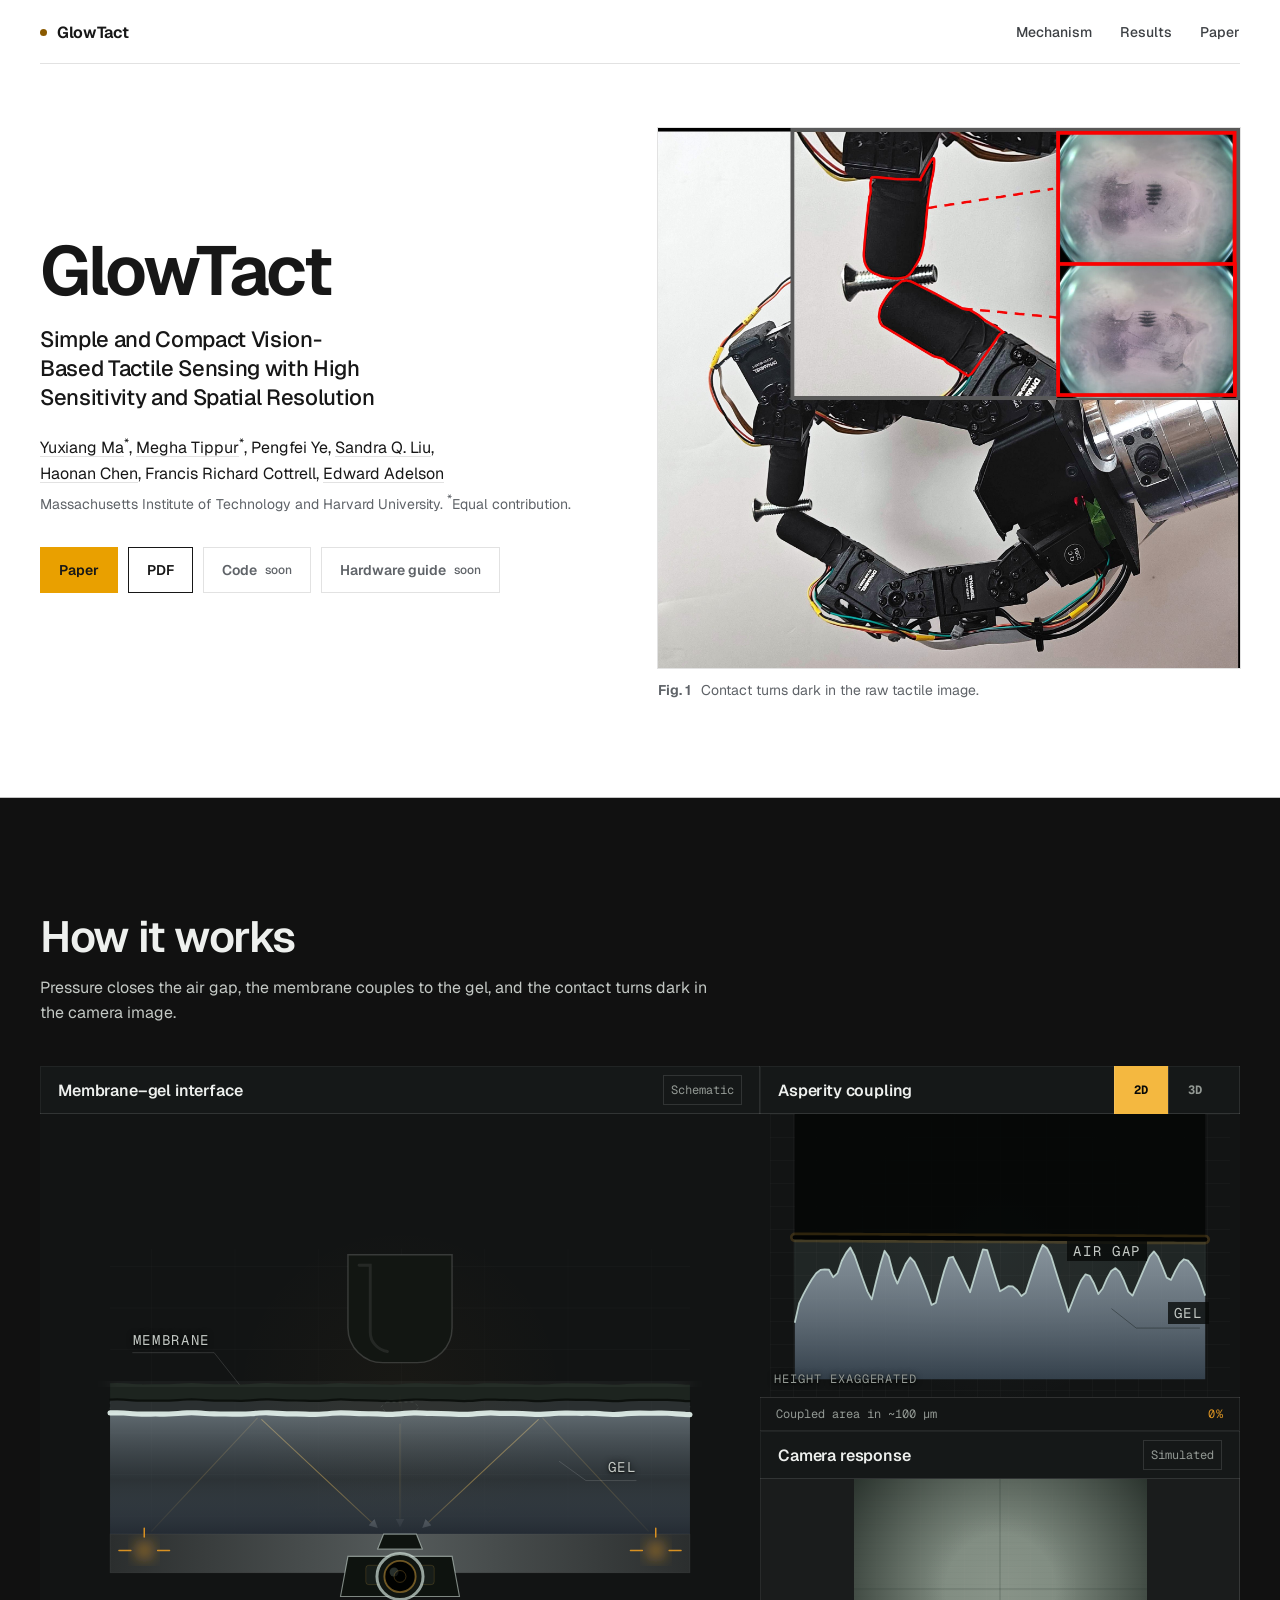
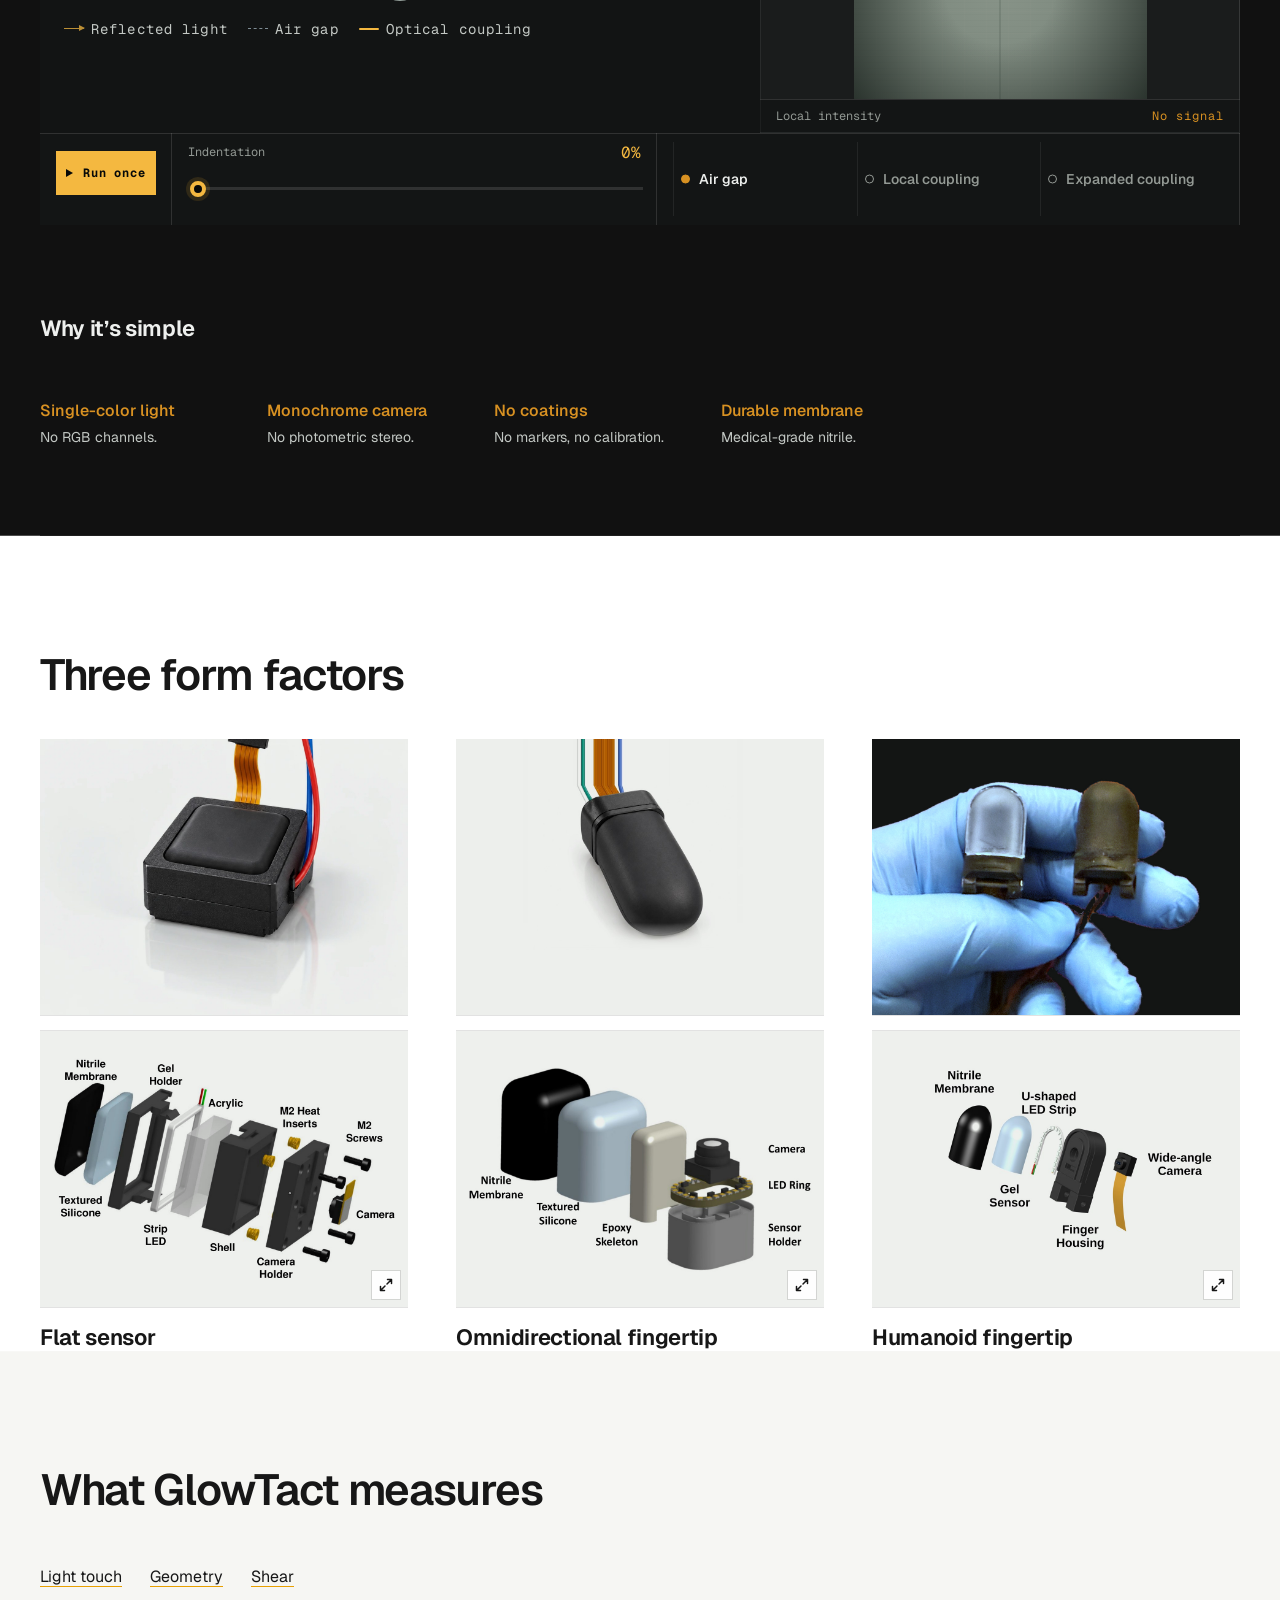
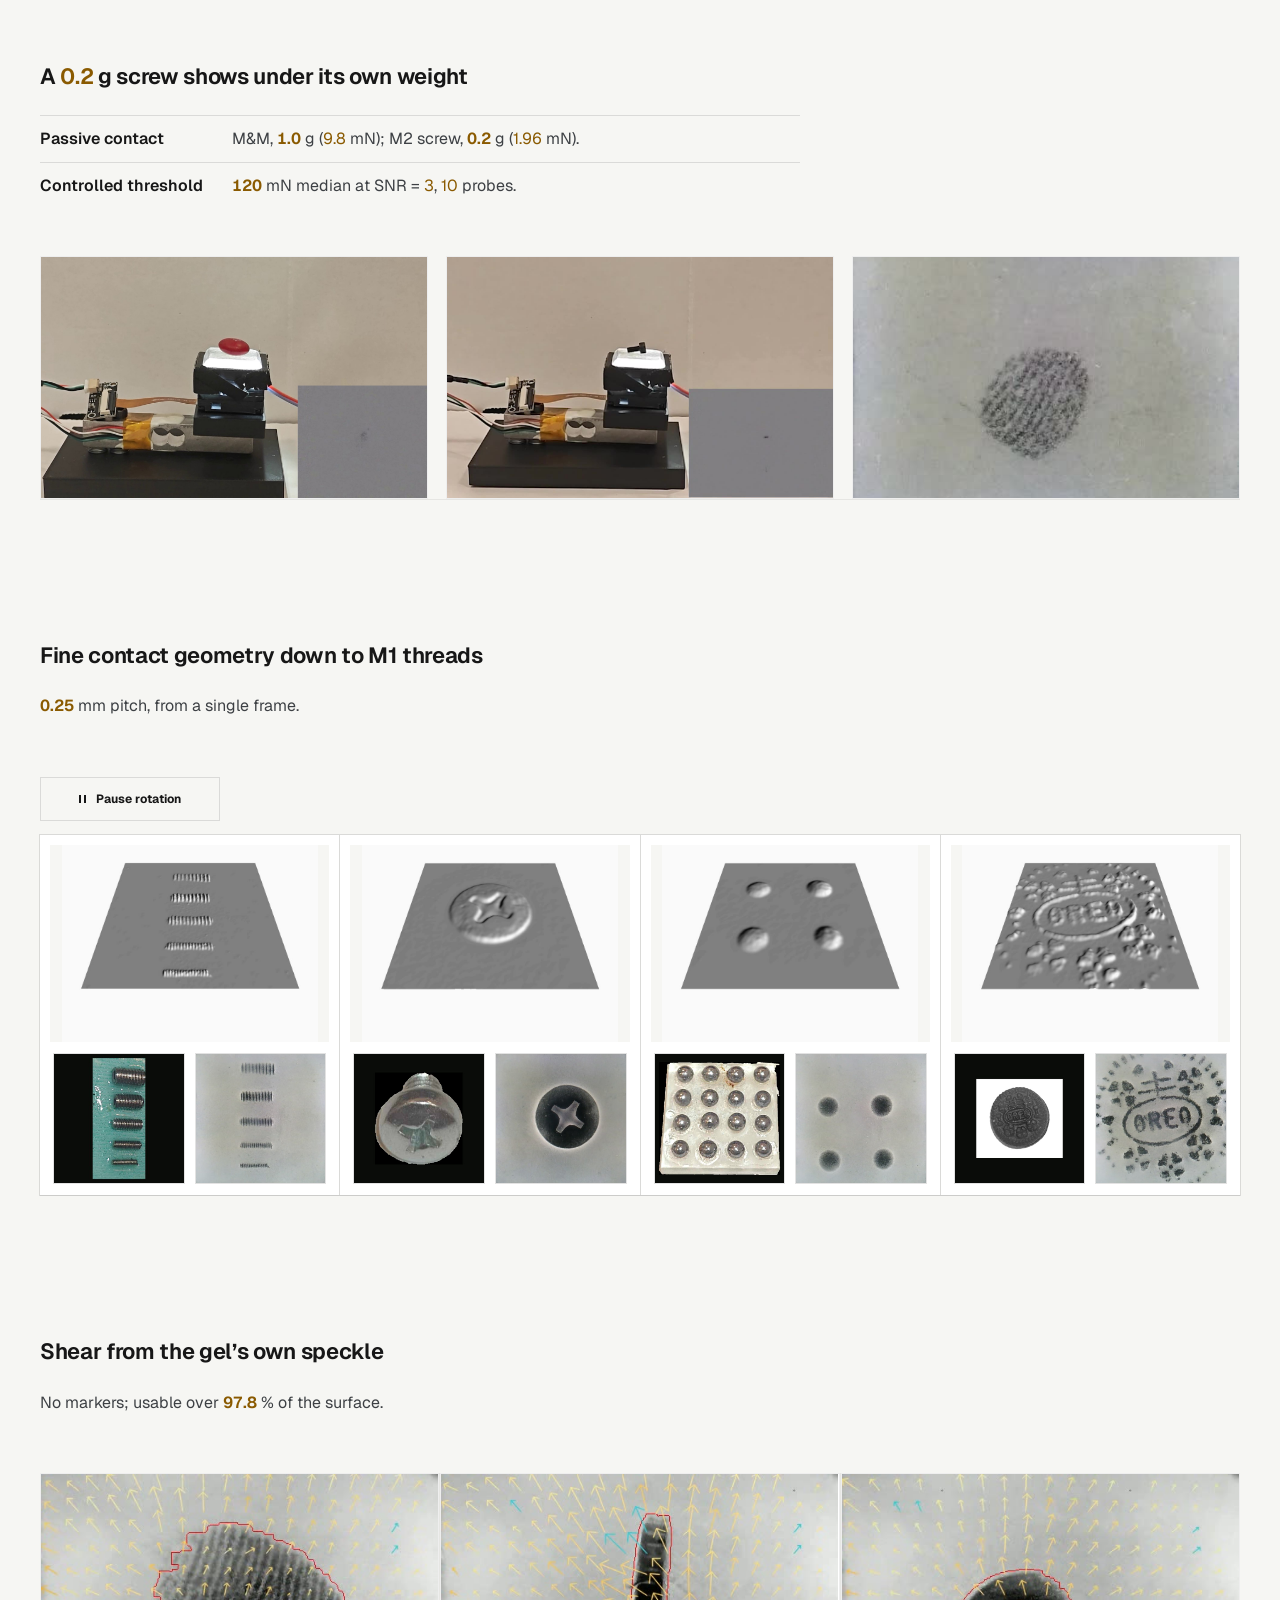
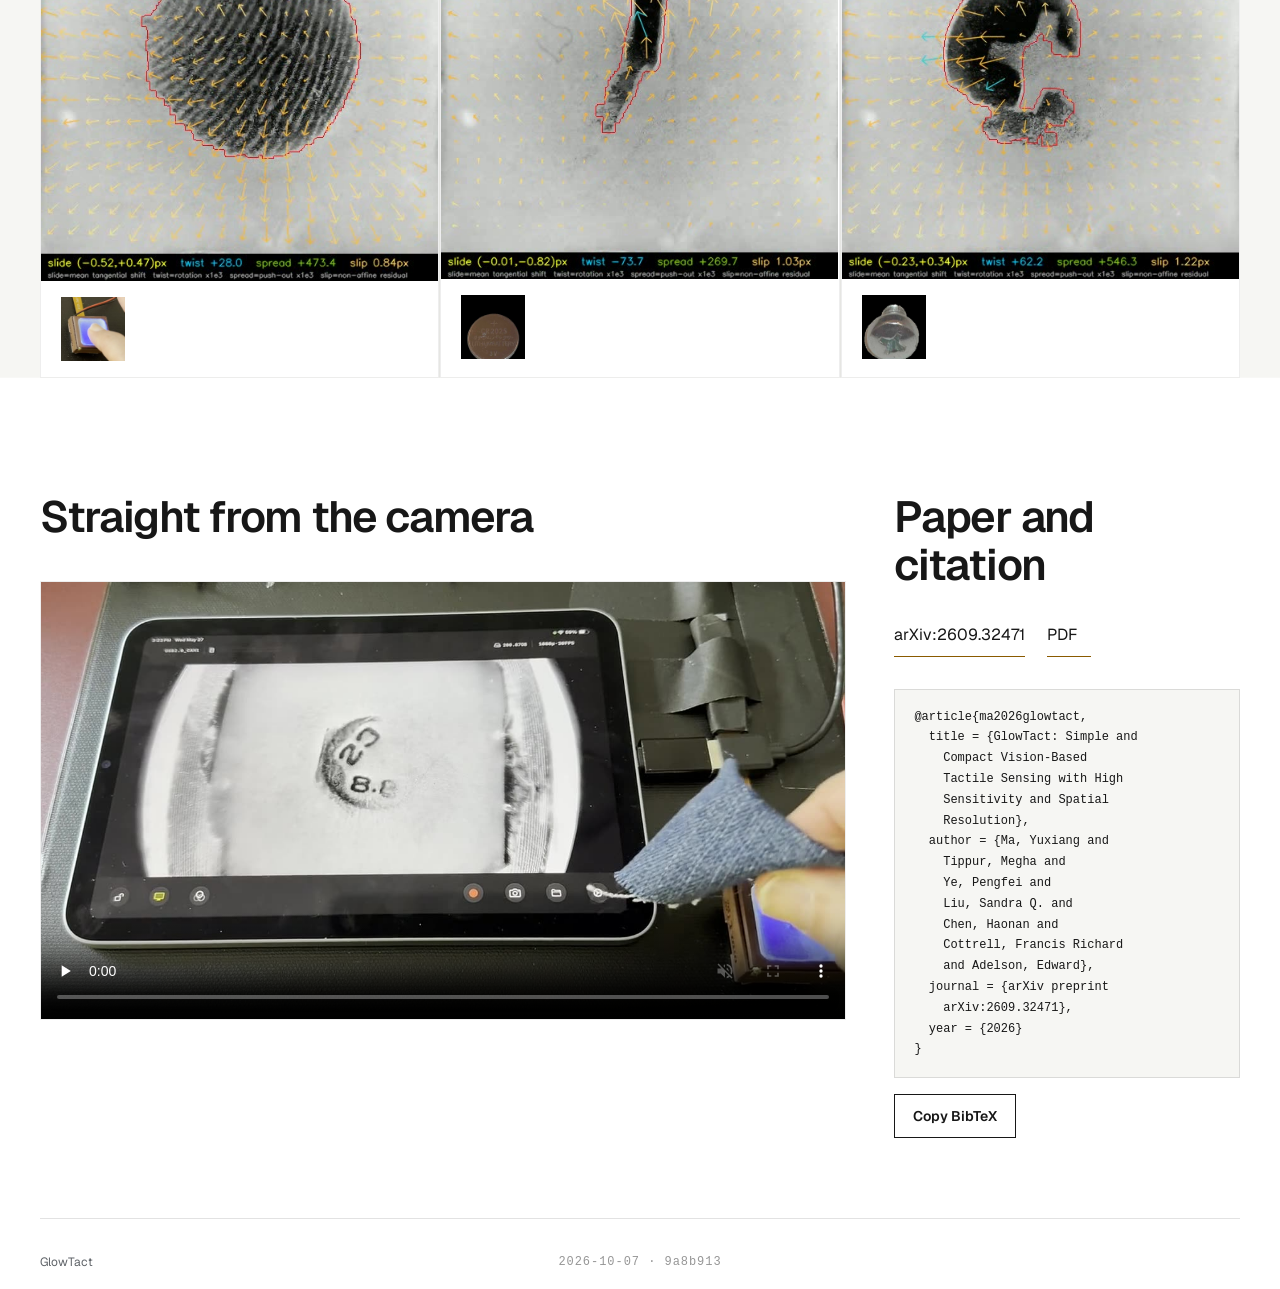
<file: index.html>
<!doctype html>
<!--
  GENERATED FILE - DO NOT EDIT.
  Produced from design/concept-04/index.html by design/tools/publish.py.
  Edit the concept, then re-run the tool (or design/tools/release.py).
-->
<html lang="en">
  <head>
    <meta charset="utf-8">
    <meta name="viewport" content="width=device-width, initial-scale=1">
    <meta
      name="description"
      content="GlowTact: a simple, compact vision-based tactile sensor for robot and humanoid fingertips. Single-color light, a nitrile membrane on microtextured gel, and the raw image carries the pressure signal. Paper, mechanism, results."
    >
    <title>GlowTact — Simple and compact vision-based tactile sensing</title>
    <link rel="canonical" href="https://glowtact.github.io/">
    <meta property="og:type" content="website">
    <meta property="og:site_name" content="GlowTact">
    <meta property="og:title" content="GlowTact: simple and compact vision-based tactile sensing">
    <meta property="og:description" content="A pressure-responsive tactile sensor: single-color light, a black nitrile membrane on microtextured gel, and the raw image directly represents the pressure distribution. Gram-scale contact detection; M1 screw threads resolved.">
    <meta property="og:url" content="https://glowtact.github.io/">
    <meta property="og:image" content="https://glowtact.github.io/design/assets/images/og-image.jpg">
    <meta property="og:image:width" content="1200">
    <meta property="og:image:height" content="630">
    <meta property="og:image:alt" content="A robot hand with black GlowTact fingertips grasping a screw, with the tactile images inset">
    <meta name="twitter:card" content="summary_large_image">
    <meta name="twitter:title" content="GlowTact: simple and compact vision-based tactile sensing">
    <meta name="twitter:description" content="Single-color light, a black nitrile membrane on microtextured gel, and the raw image directly represents the pressure distribution. Gram-scale contact detection; M1 screw threads resolved.">
    <meta name="twitter:image" content="https://glowtact.github.io/design/assets/images/og-image.jpg">
    <script type="application/ld+json">
{
  "@context": "https://schema.org",
  "@type": "ScholarlyArticle",
  "headline": "GlowTact: Simple and Compact Vision-Based Tactile Sensing with High Sensitivity and Spatial Resolution",
  "name": "GlowTact: Simple and Compact Vision-Based Tactile Sensing with High Sensitivity and Spatial Resolution",
  "abstract": "Vision-based tactile sensors (VBTS) provide rich contact information for robotic manipulation, but existing designs can be hard to simplify and adapt to the size and constraints of humanoid fingertips. We introduce GlowTact, a pressure-responsive vision-based tactile sensing mechanism that directly visualizes contact pressure. GlowTact requires only single-color, non-directional illumination, and the raw tactile image directly represents the pressure distribution without explicit geometry reconstruction. This simple sensing principle enables compact, customizable tactile sensors while preserving high sensitivity and rich spatial detail. We demonstrate gram-scale contact detection, accurate normal-force estimation, and reconstruction of fine contact geometry, including M1 screw threads. These results establish GlowTact as a practical new sensing technology for compact humanoid fingertips, combining a durable nitrile membrane and simple optical design with sensitive and information-rich tactile perception.",
  "author": [
    {
      "@type": "Person",
      "name": "Yuxiang Ma",
      "url": "https://yuxiang-ma.github.io/",
      "affiliation": {
        "@type": "Organization",
        "name": "Massachusetts Institute of Technology"
      }
    },
    {
      "@type": "Person",
      "name": "Megha Tippur",
      "url": "https://www.csail.mit.edu/person/megha-tippur",
      "affiliation": {
        "@type": "Organization",
        "name": "Massachusetts Institute of Technology"
      }
    },
    {
      "@type": "Person",
      "name": "Pengfei Ye",
      "affiliation": {
        "@type": "Organization",
        "name": "Massachusetts Institute of Technology"
      }
    },
    {
      "@type": "Person",
      "name": "Sandra Q. Liu",
      "url": "https://scholar.google.com/citations?user=6NX22usAAAAJ",
      "affiliation": {
        "@type": "Organization",
        "name": "Massachusetts Institute of Technology"
      }
    },
    {
      "@type": "Person",
      "name": "Haonan Chen",
      "url": "https://haonan16.github.io/",
      "affiliation": [
        {
          "@type": "Organization",
          "name": "Massachusetts Institute of Technology"
        },
        {
          "@type": "Organization",
          "name": "Harvard University"
        }
      ]
    },
    {
      "@type": "Person",
      "name": "Francis Richard Cottrell",
      "affiliation": {
        "@type": "Organization",
        "name": "Massachusetts Institute of Technology"
      }
    },
    {
      "@type": "Person",
      "name": "Edward Adelson",
      "url": "https://www.csail.mit.edu/person/ted-adelson",
      "affiliation": {
        "@type": "Organization",
        "name": "Massachusetts Institute of Technology"
      }
    }
  ],
  "datePublished": "2026-09-26",
  "identifier": "arXiv:2609.32471",
  "sameAs": "https://arxiv.org/abs/2609.32471",
  "url": "https://glowtact.github.io/",
  "image": "https://glowtact.github.io/design/assets/images/og-image.jpg",
  "encoding": {
    "@type": "MediaObject",
    "contentUrl": "https://glowtact.github.io/GlowTact.pdf",
    "encodingFormat": "application/pdf"
  },
  "keywords": [
    "vision-based tactile sensor",
    "tactile sensing",
    "robot fingertip",
    "humanoid fingertip",
    "contact pressure",
    "optical coupling",
    "nitrile membrane"
  ]
}
    </script>
    <link rel="preconnect" href="https://fonts.googleapis.com">
    <link rel="preconnect" href="https://fonts.gstatic.com" crossorigin>
    <link rel="stylesheet" href="https://fonts.googleapis.com/css2?family=Geist:wght@400..700&amp;family=Geist+Mono:wght@400..600&amp;display=swap">
    <link rel="stylesheet" href="./design/concept-04/styles.css">
    <script src="./design/concept-04/app.js" defer></script>
  </head>
  <body>
    <a class="skip-link" href="#main">Skip to content</a>

    <header class="instrument-header">
      <a class="instrument-brand" href="#main" aria-label="GlowTact">
        <span class="status-lamp" aria-hidden="true"></span>
        <strong>GlowTact</strong>
      </a>
      <nav aria-label="Sections">
        <a href="#mechanism">Mechanism</a>
        <a href="#results">Results</a>
        <a href="https://arxiv.org/abs/2609.32471" target="_blank" rel="noopener">Paper</a>
      </nav>
    </header>

    <main id="main">
      <section class="signal-hero" aria-labelledby="signal-title">
        <div class="hero-copy">
          <h1 id="signal-title">GlowTact</h1>
          <p class="paper-title">
            Simple and Compact Vision-Based Tactile Sensing with High
            Sensitivity and Spatial Resolution
          </p>
          <p class="research-authors">
            <a href="https://yuxiang-ma.github.io/" target="_blank" rel="noopener">Yuxiang Ma</a><sup>*</sup>, <a href="https://www.csail.mit.edu/person/megha-tippur" target="_blank" rel="noopener">Megha Tippur</a><sup>*</sup>,
            Pengfei Ye, <a href="https://scholar.google.com/citations?user=6NX22usAAAAJ" target="_blank" rel="noopener">Sandra Q. Liu</a>, <a href="https://haonan16.github.io/" target="_blank" rel="noopener">Haonan Chen</a>,
            Francis Richard Cottrell, <a href="https://www.csail.mit.edu/person/ted-adelson" target="_blank" rel="noopener">Edward Adelson</a>
          </p>
          <p class="research-affiliations">
            Massachusetts Institute of Technology and Harvard University.
            <sup>*</sup>Equal contribution.
          </p>
          <div class="hero-actions">
            <a class="button button--primary" href="https://arxiv.org/abs/2609.32471" target="_blank" rel="noopener">Paper</a>
            <a class="button button--quiet" href="./GlowTact.pdf" target="_blank" rel="noopener">PDF</a>
            <span class="button button--pending" aria-disabled="true">
              Code <small>soon</small>
            </span>
            <span class="button button--pending" aria-disabled="true">
              Hardware guide <small>soon</small>
            </span>
          </div>
        </div>

        <figure class="hero-figure">
          <img
            src="./design/assets/images/hero-teaser.jpg"
            width="2148"
            height="1994"
            alt="Paper teaser showing robotic hands using black GlowTact fingertips to contact screws, with corresponding tactile camera images"
          >
          <figcaption>
            <span class="fig-no">Fig. 1</span>
            Contact turns dark in the raw tactile image.
          </figcaption>
        </figure>
      </section>

      <section class="mechanism" id="mechanism" aria-labelledby="mechanism-title">
        <header class="section-header">
          <div>
            <h2 id="mechanism-title">How it works</h2>
          </div>
          <p>
            Pressure closes the air gap, the membrane couples to the gel, and the
            contact turns dark in the camera image.
          </p>
        </header>

        <div class="mechanism-shell">
          <div class="mechanism-grid">
            <article class="instrument-view macro-view" aria-labelledby="macro-title">
              <header class="view-header">
                <div>
                  <h3 id="macro-title">Membrane–gel interface</h3>
                </div>
                <span class="view-badge">Schematic</span>
              </header>

              <div class="macro-stage">
                <div class="stage-frame">
                <svg
                  id="macro-svg"
                  viewBox="0 0 920 540"
                  role="img"
                  aria-labelledby="macro-svg-title macro-svg-desc"
                >
                  <title id="macro-svg-title">GlowTact device-scale optical coupling diagram</title>
                  <desc id="macro-svg-desc">
                    A black membrane deforms toward a near-flat, approximately 9 UM
                    microtextured clear-gel interface as qualitative pressure increases.
                    A centered camera and field of view magnify the interface into a
                    qualitative, approximately 100 UM local window.
                  </desc>
                  <defs>
                    <linearGradient id="gel-gradient" x1="0" y1="0" x2="0" y2="1">
                      <stop offset="0" stop-color="#a3b4bf" stop-opacity=".54"></stop>
                      <stop offset=".55" stop-color="#63737f" stop-opacity=".32"></stop>
                      <stop offset="1" stop-color="#28303a" stop-opacity=".82"></stop>
                    </linearGradient>
                    <linearGradient id="acrylic-gradient" x1="0" y1="0" x2="1" y2="0">
                      <stop offset="0" stop-color="#2b2e2e"></stop>
                      <stop offset=".5" stop-color="#555b5b"></stop>
                      <stop offset="1" stop-color="#2b2e2e"></stop>
                    </linearGradient>
                    <radialGradient id="coupling-gradient">
                      <stop offset="0" stop-color="#ffc04a" stop-opacity=".76"></stop>
                      <stop offset=".55" stop-color="#e3a128" stop-opacity=".32"></stop>
                      <stop offset="1" stop-color="#e3a128" stop-opacity="0"></stop>
                    </radialGradient>
                    <filter id="soft-glow" x="-80%" y="-80%" width="260%" height="260%">
                      <feGaussianBlur stdDeviation="10"></feGaussianBlur>
                    </filter>
                    <marker
                      id="ray-arrow"
                      markerWidth="8"
                      markerHeight="8"
                      refX="6"
                      refY="4"
                      orient="auto"
                    >
                      <path d="M0,0 L8,4 L0,8 Z" fill="currentColor"></path>
                    </marker>
                  </defs>

                  <g class="macro-grid-lines" aria-hidden="true">
                    <path d="M70 88H850 M70 144H850 M70 200H850 M70 256H850 M70 312H850 M70 368H850 M70 424H850"></path>
                    <path d="M126 64V460 M238 64V460 M350 64V460 M462 64V460 M574 64V460 M686 64V460 M798 64V460"></path>
                  </g>

                  <g id="macro-indenter">
                    <path d="M390 52H530V150C530 176 509 197 483 197H437C411 197 390 176 390 150Z"></path>
                    <path class="indenter-highlight" d="M405 66H420V156C420 169 430 180 443 182"></path>
                  </g>

                  <path id="macro-air-gap" class="macro-air-gap"></path>
                  <path id="macro-membrane-body" class="macro-membrane-body"></path>
                  <path id="macro-membrane-shadow" class="macro-membrane-shadow"></path>
                  <path id="macro-membrane" class="macro-membrane"></path>

                  <g id="macro-rays" class="macro-rays" aria-hidden="true">
                    <path class="ray ray--incident" d="M126 444L268 292"></path>
                    <path class="ray ray--reflected ray--left" d="M274 294L428 438" marker-end="url(#ray-arrow)"></path>
                    <path class="ray ray--incident" d="M794 444L652 292"></path>
                    <path class="ray ray--reflected ray--right" d="M646 294L492 438" marker-end="url(#ray-arrow)"></path>
                    <path class="ray ray--center" d="M460 300L460 436" marker-end="url(#ray-arrow)"></path>
                  </g>

                  <path
                    class="macro-gel"
                    d="M70 300
                      C92 286 105 296 126 281
                      C148 266 163 298 184 282
                      C208 263 224 300 246 280
                      C268 260 286 299 310 279
                      C334 257 350 301 374 278
                      C397 256 418 301 440 277
                      C461 254 482 302 505 278
                      C528 258 545 299 568 279
                      C590 260 610 299 632 281
                      C654 263 670 298 694 282
                      C718 265 734 297 756 282
                      C779 268 797 294 820 281
                      C832 274 842 278 850 282
                      L850 448H70Z"
                  ></path>
                  <path
                    class="macro-texture-line"
                    d="M70 286 C260 284 660 288 850 286"
                  ></path>
                  <rect class="macro-acrylic" x="70" y="448" width="780" height="52"></rect>
                  <ellipse id="macro-coupling-glow" class="macro-coupling-glow" cx="460" cy="290" rx="80" ry="28"></ellipse>
                  <path id="macro-coupling-line" class="macro-coupling-line"></path>

                  <g class="macro-label macro-label--membrane" aria-hidden="true">
                    <path d="M100 204H210L244 247"></path>
                  </g>
                  <g class="macro-label macro-label--gel" aria-hidden="true">
                    <path d="M778 376H710L674 350"></path>
                  </g>

                  <!-- Sampled ~100 um window: at a ~10 um texture period the
                       zoom region is only ~0.1-0.2 mm across, so the marker
                       is a small chip on the contact centre. It is kept
                       nearly silent and rides the membrane vertically (see
                       renderMacro); the micro panel header carries the
                       wording, so the schematic needs no label here. -->
                  <g id="macro-scale-marker" class="macro-scale-marker">
                    <path class="macro-sample-window" d="M442 279H478L486 286L478 293H442L434 286Z"></path>
                  </g>

                  <g class="macro-camera">
                    <path class="macro-camera-mount" d="M438 448H482L490 468H430Z"></path>
                    <path class="macro-camera-body" d="M390 478H530L540 532H380Z"></path>
                    <rect class="macro-camera-sensor" x="414" y="490" width="92" height="26" rx="4"></rect>
                    <circle class="macro-camera-ring" cx="460" cy="505" r="31"></circle>
                    <circle class="macro-camera-lens" cx="460" cy="505" r="21"></circle>
                    <circle class="macro-camera-glass" cx="452" cy="499" r="6"></circle>
                    <circle class="macro-camera-aperture" cx="460" cy="505" r="8"></circle>
                  </g>
                  <g class="macro-led macro-led--left">
                    <circle cx="116" cy="470" r="8"></circle>
                    <path d="M98 470H82 M150 470H134 M116 452V440"></path>
                  </g>
                  <g class="macro-led macro-led--right">
                    <circle cx="804" cy="470" r="8"></circle>
                    <path d="M786 470H770 M838 470H822 M804 452V440"></path>
                  </g>
                </svg>
                <div class="stage-labels" aria-hidden="true">
                  <span class="stage-label stage-label--membrane">Membrane</span>
                  <span class="stage-label stage-label--gel">Gel</span>
                </div>
                </div>

                <div class="macro-legend" aria-hidden="true">
                  <span><i class="legend-ray"></i>Reflected light</span>
                  <span><i class="legend-gap"></i>Air gap</span>
                  <span><i class="legend-coupling"></i>Optical coupling</span>
                </div>
              </div>
            </article>

            <article class="instrument-view microscope-view" aria-labelledby="microscope-title">
              <header class="view-header view-header--tabs">
                <div>
                  <h3 id="microscope-title">Asperity coupling</h3>
                </div>
                <div class="micro-tabs" role="tablist" aria-label="Microscope view">
                  <button
                    id="micro-tab-2d"
                    type="button"
                    role="tab"
                    aria-selected="true"
                    aria-controls="micro-panel-2d"
                    tabindex="0"
                  >
                    2D
                  </button>
                  <button
                    id="micro-tab-3d"
                    type="button"
                    role="tab"
                    aria-selected="false"
                    aria-controls="micro-panel-3d"
                    tabindex="-1"
                  >
                    3D
                  </button>
                  <button
                    id="micro-tab-camera"
                    class="micro-tab--phone"
                    type="button"
                    role="tab"
                    aria-selected="false"
                    aria-controls="output-view"
                    tabindex="-1"
                  >
                    Camera
                  </button>
                </div>
              </header>

              <div
                id="micro-panel-2d"
                class="micro-panel micro-panel--2d"
                role="tabpanel"
                aria-labelledby="micro-tab-2d"
              >
                <div class="stage-frame">
                <svg
                  id="micro-svg"
                  viewBox="0 0 520 320"
                  role="img"
                  aria-labelledby="micro-svg-title micro-svg-desc"
                >
                  <title id="micro-svg-title">Two-dimensional microscopic coupling view</title>
                  <desc id="micro-svg-desc">
                    A qualitative side section of an approximately 100 um local
                    window, showing a black membrane approaching spatially
                    distributed asperities and closing local air gaps.
                  </desc>
                  <defs>
                    <linearGradient id="micro-gel-gradient" x1="0" y1="0" x2="0" y2="1">
                      <stop offset="0" stop-color="#adbcc7" stop-opacity=".75"></stop>
                      <stop offset="1" stop-color="#374450" stop-opacity=".92"></stop>
                    </linearGradient>
                    <pattern id="micro-grid" width="26" height="26" patternUnits="userSpaceOnUse">
                      <path d="M26 0H0V26" fill="none" stroke="rgba(255,255,255,.045)" stroke-width="1"></path>
                    </pattern>
                  </defs>
                  <rect width="520" height="320" fill="url(#micro-grid)"></rect>
                  <path id="micro-gap-area" class="micro-gap-area"></path>
                  <path id="micro-surface-fill" class="micro-surface-fill"></path>
                  <path id="micro-surface-line" class="micro-surface-line"></path>
                  <path id="micro-membrane-body" class="micro-membrane-body"></path>
                  <path id="micro-membrane-shadow" class="micro-membrane-shadow"></path>
                  <path id="micro-membrane" class="micro-membrane"></path>
                  <g id="micro-contact-points" class="micro-contact-points"></g>

                  <g class="micro-annotation micro-annotation--surface" aria-hidden="true">
                    <path d="M486 242H414L386 220"></path>
                  </g>
                </svg>
                <div class="stage-labels" aria-hidden="true">
                  <span class="stage-label stage-label--gap">Air gap</span>
                  <span class="stage-label stage-label--surface">Gel</span>
                </div>
                </div>
                <div class="micro-scale">
                  <span>HEIGHT EXAGGERATED</span>
                </div>
              </div>

              <div
                id="micro-panel-3d"
                class="micro-panel micro-panel--3d"
                role="tabpanel"
                aria-labelledby="micro-tab-3d"
                hidden
              >
                <canvas
                  id="micro-canvas"
                  width="640"
                  height="400"
                  role="img"
                  aria-label="3D contact field, Local coupling. Qualitative coupled fraction 0 percent."
                ></canvas>
                <p class="canvas-fallback">
                  A fixed oblique projection shows contact islands expanding
                  across the P2500-inspired surface.
                </p>
                <div class="micro-scale">
                  <span><i></i> Coupled area</span>
                </div>
              </div>

              <footer class="microscope-readout">
                <span class="micro-window-label">Coupled area in ~100 µm</span>
                <output id="contact-fraction">24%</output>
    </footer>
            </article>

            <article class="instrument-view output-view" id="output-view" aria-labelledby="output-title">
              <header class="view-header">
                <div>
                  <h3 id="output-title">Camera response</h3>
                </div>
                <span class="view-badge">Simulated</span>
              </header>
              <div class="camera-stage" aria-hidden="true">
                <span class="camera-vignette"></span>
                <span class="camera-noise"></span>
                <span class="camera-contact">
                  <span class="camera-reference"></span>
                  <i></i><i></i><i></i><i></i><i></i>
                </span>
                <span class="camera-reticle camera-reticle--x"></span>
                <span class="camera-reticle camera-reticle--y"></span>
              </div>
              <footer class="camera-readout">
                <span>Local intensity</span>
                <output id="camera-intensity">No signal</output>
              </footer>
            </article>
          </div>

          <div class="mechanism-console">
            <div class="sequence-control">
              <button id="play-sequence" type="button" aria-pressed="false">
                <span class="play-icon" aria-hidden="true"></span>
                <span id="play-label">Run once</span>
              </button>
            </div>

            <div class="pressure-control">
              <label for="signal-pressure">
                <span>Indentation</span>
                <output id="pressure-percent" for="signal-pressure">0%</output>
              </label>
              <input
                id="signal-pressure"
                type="range"
                min="0"
                max="100"
                value="0"
              >
            </div>

            <ol class="state-rail" aria-label="Coupling states">
              <li data-state="gap" class="is-active">
                <button type="button" data-pressure="0" aria-current="step"><strong>Air gap</strong></button>
              </li>
              <li data-state="local">
                <button type="button" data-pressure="40"><strong>Local coupling</strong></button>
              </li>
              <li data-state="expanded">
                <button type="button" data-pressure="80"><strong>Expanded coupling</strong></button>
              </li>
            </ol>
            <output id="toolbar-state" class="visually-hidden" for="signal-pressure">Air gap</output>
          </div>

        </div>

        <div class="principles">
          <header class="module-header">
            <h3 id="principles-title">Why it&#8217;s simple</h3>
          </header>
          <dl class="principles-list">
            <div>
              <dt>Single-color light</dt>
              <dd>No RGB channels.</dd>
            </div>
            <div>
              <dt>Monochrome camera</dt>
              <dd>No photometric stereo.</dd>
            </div>
            <div>
              <dt>No coatings</dt>
              <dd>No markers, no calibration.</dd>
            </div>
            <div>
              <dt>Durable membrane</dt>
              <dd>Medical-grade nitrile.</dd>
            </div>
          </dl>
        </div>
      </section>

      <section class="forms" aria-labelledby="forms-title">
        <header class="section-header">
          <div>
            <h2 id="forms-title">Three form factors</h2>
          </div>
        </header>

        <div class="form-comparison">
          <article>
            <img class="form-photo form-photo--plate" loading="lazy" decoding="async"
                 src="./design/assets/images/forms/flat-product.jpg"
                 alt="The flat sensor: a black square body with a flex cable and two wires">
            <a class="form-zoom" href="./design/assets/images/forms/flat-exploded.jpg" target="_blank" rel="noopener">
              <img class="form-photo form-photo--plate" loading="lazy" decoding="async"
                   src="./design/assets/images/forms/flat-exploded.jpg"
                   alt="Exploded view of the flat sensor: nitrile membrane, textured silicone, gel holder, strip LED, acrylic, shell, camera holder and camera">
              <span class="visually-hidden">, full size (opens in a new tab)</span>
              <svg class="form-zoom-icon" viewBox="0 0 16 16" aria-hidden="true" focusable="false"><path d="M9.5 2.5h4v4M13.5 2.5 9 7M6.5 13.5h-4v-4M2.5 13.5 7 9"></path></svg>
            </a>
            <div>
              <h3>Flat sensor</h3>
            </div>
          </article>
          <article>
            <img class="form-photo form-photo--plate" loading="lazy" decoding="async"
                 src="./design/assets/images/forms/tip-product-scaled.jpg"
                 alt="The omnidirectional fingertip: a black rounded dome on a short housing with a flex cable">
            <a class="form-zoom" href="./design/assets/images/forms/tip-exploded.jpg" target="_blank" rel="noopener">
              <img class="form-photo form-photo--plate" loading="lazy" decoding="async"
                   src="./design/assets/images/forms/tip-exploded.jpg"
                   alt="Exploded view of the omnidirectional fingertip: nitrile membrane, textured silicone, epoxy skeleton, LED ring, camera and sensor holder">
              <span class="visually-hidden">, full size (opens in a new tab)</span>
              <svg class="form-zoom-icon" viewBox="0 0 16 16" aria-hidden="true" focusable="false"><path d="M9.5 2.5h4v4M13.5 2.5 9 7M6.5 13.5h-4v-4M2.5 13.5 7 9"></path></svg>
            </a>
            <div>
              <h3>Omnidirectional fingertip</h3>
            </div>
          </article>
          <article>
            <img class="form-photo" loading="lazy" decoding="async"
                 src="./design/assets/images/forms/tips-in-hand.jpg"
                 alt="Two humanoid fingertip sensors held in a gloved hand, one with its gel exposed and one covered by the membrane">
            <a class="form-zoom" href="./design/assets/images/forms/humanoid-exploded.jpg" target="_blank" rel="noopener">
              <img class="form-photo form-photo--plate" loading="lazy" decoding="async"
                   src="./design/assets/images/forms/humanoid-exploded.jpg"
                   alt="Exploded view of the humanoid fingertip: nitrile membrane, gel sensor, U-shaped LED strip, finger housing and wide-angle camera">
              <span class="visually-hidden">, full size (opens in a new tab)</span>
              <svg class="form-zoom-icon" viewBox="0 0 16 16" aria-hidden="true" focusable="false"><path d="M9.5 2.5h4v4M13.5 2.5 9 7M6.5 13.5h-4v-4M2.5 13.5 7 9"></path></svg>
            </a>
            <div>
              <h3>Humanoid fingertip</h3>
            </div>
          </article>
        </div>
      </section>

      <section class="results" id="results" aria-labelledby="results-title">
        <header class="section-header results-header">
          <div>
            <h2 id="results-title">What GlowTact measures</h2>
          </div>
        </header>

        <ol class="results-index" aria-label="Results index">
          <li><a href="#sensitivity">Light touch</a></li>
          <li><a href="#reconstruction">Geometry</a></li>
          <li><a href="#shear">Shear</a></li>
        </ol>

        <article class="result-module" id="sensitivity" aria-labelledby="sensitivity-title">
          <header class="module-header">
            <h3 id="sensitivity-title">A <span data-metric="sensitivity.passive_m2_mass">0.2</span>&nbsp;g screw shows under its own weight</h3>
            <dl class="module-claim sensitivity-claims">
              <div>
                <dt>Passive contact</dt>
                <dd>
                  M&amp;M, <strong data-metric="sensitivity.passive_mm_mass">1.0</strong>&nbsp;g
                  (<span data-metric="sensitivity.passive_mm_force">9.8</span>&nbsp;mN);
                  M2 screw, <strong data-metric="sensitivity.passive_m2_mass">0.2</strong>&nbsp;g
                  (<span data-metric="sensitivity.passive_m2_force">1.96</span>&nbsp;mN).
                </dd>
              </div>
              <div>
                <dt>Controlled threshold</dt>
                <dd>
                  <strong data-metric="sensitivity.min_detectable_force_median_glowtact" data-metric-scale="1000">120</strong>&nbsp;mN
                  median at SNR&nbsp;=&nbsp;<span data-metric="sensitivity.snr_threshold">3</span>,
                  <span data-metric="sensitivity.probe_count">10</span> probes.
                </dd>
              </div>
            </dl>
          </header>

          <div class="passive-pair">
            <figure class="evidence-figure evidence-figure--video">
              <video controls loop muted playsinline preload="none"
                     poster="./design/assets/images/mms-contact-poster.jpg"
                     aria-label="An M and M resting on the flat sensor under its own weight, with the tactile image inset">
                <source src="./design/assets/video/mms-contact-720.mp4" type="video/mp4">
                Your browser does not support embedded video.
              </video>
            </figure>
            <figure class="evidence-figure evidence-figure--video">
              <video controls loop muted playsinline preload="none"
                     poster="./design/assets/images/sensitivity/screw-m2-poster.jpg"
                     aria-label="An M2 screw resting on the flat sensor under its own weight, with the tactile image inset">
                <source src="./design/assets/video/sensitivity/screw-m2.mp4" type="video/mp4">
                Your browser does not support embedded video.
              </video>
            </figure>
            <figure class="evidence-figure evidence-figure--video evidence-figure--fingerprint">
              <video controls muted playsinline preload="none"
                     loop
                     poster="./design/assets/images/fingerprint-progression-poster.jpg"
                     aria-label="A fingertip pressed progressively harder, from a nominal 0.25 to 3 N, showing increasing contact darkness">
                <source src="./design/assets/video/fingerprint-progression.mp4" type="video/mp4">
                Your browser does not support embedded video.
              </video>
            </figure>
          </div>
        </article>

        <article
            class="result-module reconstruction"
            id="reconstruction"
            aria-labelledby="reconstruction-title"
          >
          <header class="module-header">
            <h3 id="reconstruction-title">Fine contact geometry down to M1 threads</h3>
            <p class="module-claim">
              <strong data-metric="reconstruction.finest_thread_pitch">0.25</strong>&nbsp;mm pitch, from a single frame.
            </p>
          </header>

          <div class="recon-control">
            <button id="recon-toggle" type="button" aria-pressed="true">
              <span class="play-icon" aria-hidden="true"></span>
              <span id="recon-toggle-label">Pause rotation</span>
            </button>
          </div>

          <div class="recon-gallery">
            <figure class="recon-card">
              <div class="recon-stage">
                <video
                  class="recon-spin"
                  loop
                  muted
                  playsinline
                  preload="none"
                  poster="./design/assets/images/reconstruction/screw-threads-spin-poster.jpg"
                  aria-label="Rotating reconstruction of five set screws, M3 down to M1, pressed into the sensor"
                >
                  <source src="./design/assets/video/recon/screw-threads-spin.mp4" type="video/mp4">
                </video>
              </div>
              <figcaption>
                <img loading="lazy" decoding="async"
                  class="recon-object"
                  src="./design/assets/images/reconstruction/screw-threads-object.jpg"
                  alt="Photograph of the five set screws, M3 down to M1, on green tape"
                >
                <img loading="lazy" decoding="async"
                  class="recon-input"
                  src="./design/assets/images/reconstruction/screw-threads-tactile.jpg"
                  alt="GlowTact tactile image of five set screw threads, M3 down to M1"
                >
              </figcaption>
            </figure>

            <figure class="recon-card">
              <div class="recon-stage">
                <video
                  class="recon-spin"
                  loop
                  muted
                  playsinline
                  preload="none"
                  poster="./design/assets/images/reconstruction/philips-head-spin-poster.jpg"
                  aria-label="Rotating reconstruction of a Phillips screw head"
                >
                  <source src="./design/assets/video/recon/philips-head-spin.mp4" type="video/mp4">
                </video>
              </div>
              <figcaption>
                <img loading="lazy" decoding="async"
                  class="recon-object"
                  src="./design/assets/images/reconstruction/philips-head-object.jpg"
                  alt="Photograph of the Phillips screw head"
                >
                <img loading="lazy" decoding="async"
                  class="recon-input"
                  src="./design/assets/images/reconstruction/philips-head-tactile.jpg"
                  alt="GlowTact tactile image of a Phillips screw head"
                >
              </figcaption>
            </figure>

            <figure class="recon-card">
              <div class="recon-stage">
                <video
                  class="recon-spin"
                  loop
                  muted
                  playsinline
                  preload="none"
                  poster="./design/assets/images/reconstruction/cali-balls-spin-poster.jpg"
                  aria-label="Rotating reconstruction of a calibration ball array"
                >
                  <source src="./design/assets/video/recon/cali-balls-spin.mp4" type="video/mp4">
                </video>
              </div>
              <figcaption>
                <img loading="lazy" decoding="async"
                  class="recon-object"
                  src="./design/assets/images/reconstruction/cali-balls-object.jpg"
                  alt="Photograph of the steel calibration ball array"
                >
                <img loading="lazy" decoding="async"
                  class="recon-input"
                  src="./design/assets/images/reconstruction/cali-balls-tactile.jpg"
                  alt="GlowTact tactile image of a calibration ball array"
                >
              </figcaption>
            </figure>

            <figure class="recon-card">
              <div class="recon-stage">
                <video
                  class="recon-spin"
                  loop
                  muted
                  playsinline
                  preload="none"
                  poster="./design/assets/images/reconstruction/oreo-spin-poster.jpg"
                  aria-label="Rotating reconstruction of embossed biscuit lettering"
                >
                  <source src="./design/assets/video/recon/oreo-spin.mp4" type="video/mp4">
                </video>
              </div>
              <figcaption>
                <img loading="lazy" decoding="async"
                  class="recon-object"
                  src="./design/assets/images/reconstruction/oreo-object.jpg"
                  alt="Photograph of the Oreo biscuit"
                >
                <img loading="lazy" decoding="async"
                  class="recon-input"
                  src="./design/assets/images/reconstruction/oreo-tactile.jpg"
                  alt="GlowTact tactile image of embossed biscuit lettering"
                >
              </figcaption>
            </figure>

          </div>
        </article>

        <article class="result-module" id="shear" aria-labelledby="shear-title">
          <header class="module-header">
            <h3 id="shear-title">Shear from the gel&#8217;s own speckle</h3>
            <p class="module-claim">
              No markers; usable over <strong data-metric="shear.usable_field_lcn_clahe">97.8</strong>&nbsp;% of the surface.
            </p>
          </header>

          <div class="shear-layout">
            <div class="shear-viewer">
              <div class="shear-tabs" role="tablist" aria-label="Shear tracking clips">
              <button type="button" role="tab" id="shear-tab-0"
                      aria-controls="shear-clip-0" aria-selected="true"
                      tabindex="0">Fingertip</button>
              <button type="button" role="tab" id="shear-tab-1"
                      aria-controls="shear-clip-1" aria-selected="false"
                      tabindex="-1">Coin cell</button>
              <button type="button" role="tab" id="shear-tab-2"
                      aria-controls="shear-clip-2" aria-selected="false"
                      tabindex="-1">M5 Phillips</button>
              </div>
              <div class="shear-clips">
                <figure class="shear-stage is-active" id="shear-clip-0" role="tabpanel" aria-labelledby="shear-tab-0">
                  <video controls loop muted playsinline preload="none"
                         poster="./design/assets/images/shear/1_fingertip-poster.jpg"
                         aria-label="Marker-free shear field for a fingertip pressed and dragged across the flat sensor">
                    <source src="./design/assets/video/shear/1_fingertip.mp4" type="video/mp4">
                    Your browser does not support embedded video.
                  </video>
                  <figcaption>
                    <img class="shear-object" loading="lazy" decoding="async"
                         src="./design/assets/images/shear/1_fingertip-object.jpg"
                         alt="A fingertip on the flat sensor">
                  </figcaption>
                </figure>
                <figure class="shear-stage" id="shear-clip-1" role="tabpanel" aria-labelledby="shear-tab-1">
                  <video controls loop muted playsinline preload="none"
                         poster="./design/assets/images/shear/2_coin-poster.jpg"
                         aria-label="Marker-free shear field for a coin cell's edge loaded and slid">
                    <source src="./design/assets/video/shear/2_coin.mp4" type="video/mp4">
                    Your browser does not support embedded video.
                  </video>
                  <figcaption>
                    <img class="shear-object" loading="lazy" decoding="async"
                         src="./design/assets/images/shear/2_coin-object.jpg"
                         alt="A CR2025 coin cell">
                  </figcaption>
                </figure>
                <figure class="shear-stage" id="shear-clip-2" role="tabpanel" aria-labelledby="shear-tab-2">
                  <video controls loop muted playsinline preload="none"
                         poster="./design/assets/images/shear/4_phillips_head_screw_M5-poster.jpg"
                         aria-label="Marker-free shear field for an M5 Phillips head under tangential load">
                    <source src="./design/assets/video/shear/4_phillips_head_screw_M5.mp4" type="video/mp4">
                    Your browser does not support embedded video.
                  </video>
                  <figcaption>
                    <img class="shear-object" loading="lazy" decoding="async"
                         src="./design/assets/images/shear/4_phillips_head_screw_M5-object.jpg"
                         alt="An M5 Phillips-head screw, head up">
                  </figcaption>
                </figure>
              </div>
            </div>
          </div>
        </article>
      </section>

      <div class="closing-pair">
      <section class="live" id="live" aria-labelledby="live-title">
        <header class="section-header">
          <div>
            <h2 id="live-title">Straight from the camera</h2>
          </div>
        </header>

        <div class="live-layout">
          <figure class="live-stage" id="live-stage">
            <video id="live-video" controls loop muted playsinline preload="none"
                   poster="./design/assets/images/live/live-stabilized-poster.jpg"
                   aria-label="Live GlowTact feed on a tablet: a fingertip, then a coin pressed through denim">
              <source src="./design/assets/video/live/live-stabilized.mp4" type="video/mp4">
              Your browser does not support embedded video.
            </video>
          </figure>
        </div>
      </section>

      <section class="research-console" id="research" aria-labelledby="research-title">
        <div class="research-heading">
          <h2 id="research-title">Paper and citation</h2>
          <p class="research-links">
            <a href="https://arxiv.org/abs/2609.32471" target="_blank" rel="noopener">arXiv:2609.32471</a>
            <a href="./GlowTact.pdf" target="_blank" rel="noopener">PDF</a>
          </p>
        </div>
        <div class="research-meta">
          <pre><code id="bibtex-code">@article{ma2026glowtact,
  title = {GlowTact: Simple and
    Compact Vision-Based
    Tactile Sensing with High
    Sensitivity and Spatial
    Resolution},
  author = {Ma, Yuxiang and
    Tippur, Megha and
    Ye, Pengfei and
    Liu, Sandra Q. and
    Chen, Haonan and
    Cottrell, Francis Richard
    and Adelson, Edward},
  journal = {arXiv preprint
    arXiv:2609.32471},
  year = {2026}
}</code></pre>
          <button class="copy-bibtex" type="button" data-copy-target="bibtex-code" data-copy-status="copy-status">Copy BibTeX</button>
          <span class="visually-hidden" id="copy-status" role="status"></span>
        </div>
      </section>
      </div>
    </main>

    <footer class="instrument-footer">
      <p>GlowTact</p>
      <span class="build-stamp" aria-hidden="true">2026-10-07 · 9a8b913</span>
    </footer>
  </body>
</html>
</file>
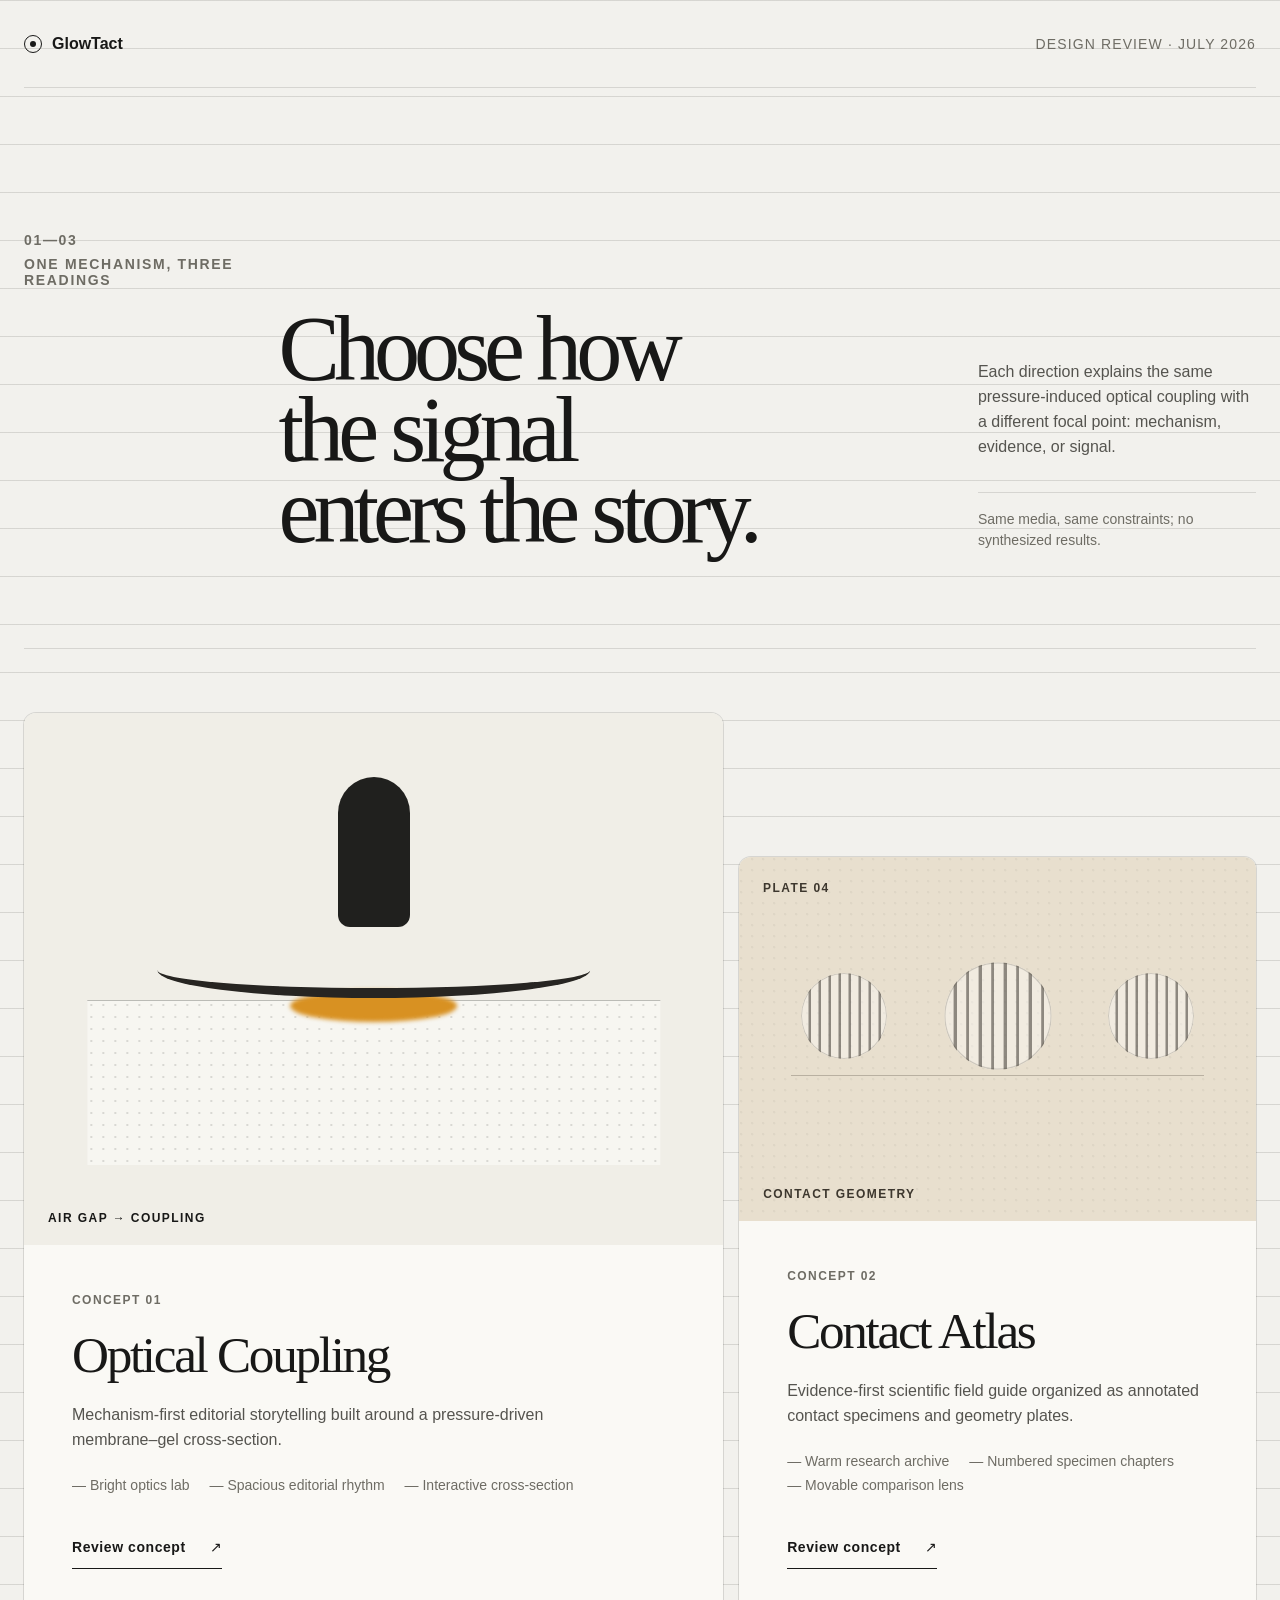
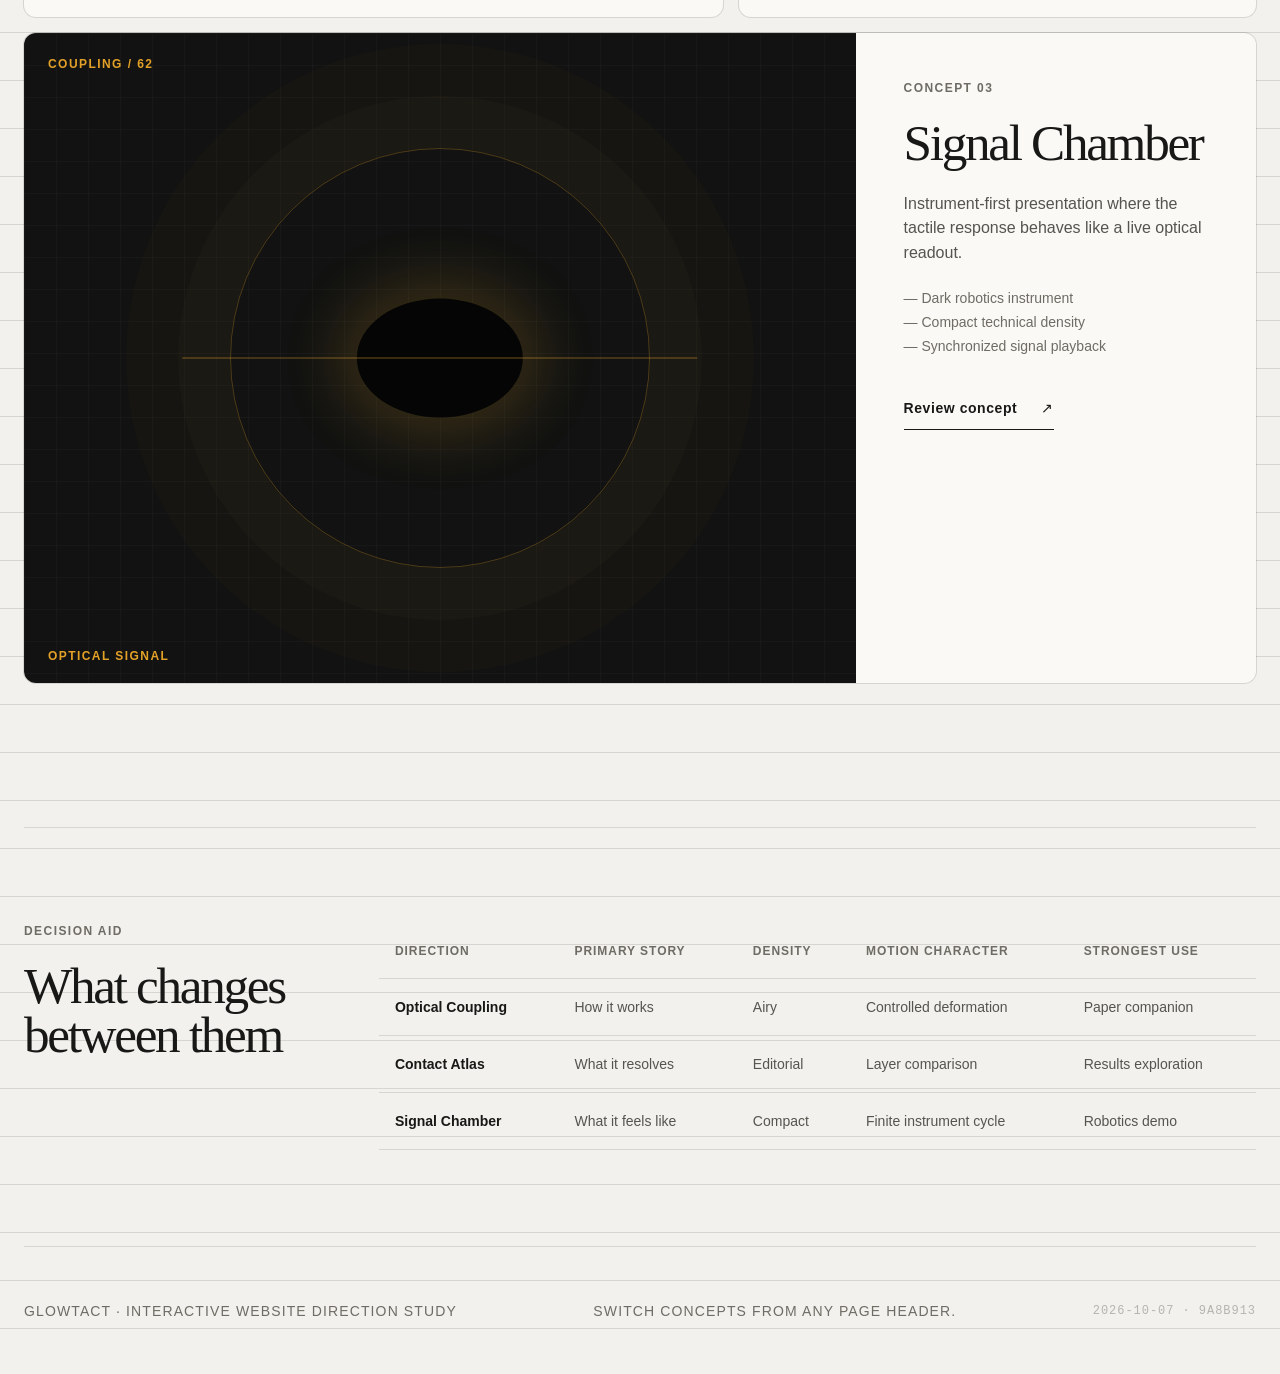
<file: design/index.html>
<!doctype html>
<html lang="en">
  <head>
    <meta charset="utf-8">
    <meta name="viewport" content="width=device-width, initial-scale=1">
    <meta name="description" content="Compare three interactive website directions for the GlowTact tactile-sensing research project.">
    <meta name="robots" content="noindex">
    <title>GlowTact — Three website directions</title>
    <link rel="stylesheet" href="./shared/review.css">
    <script src="./shared/review.js" defer></script>
  </head>
  <body>
    <a class="skip-link" href="#concepts">Skip to the concepts</a>

    <header class="review-header">
      <a class="wordmark" href="./" aria-label="GlowTact design review home">
        <span class="wordmark-mark" aria-hidden="true"></span>
        <span>GlowTact</span>
      </a>
      <p>Design review · July 2026</p>
    </header>

    <main>
      <section class="review-intro" aria-labelledby="review-title">
        <div class="review-kicker">
          <span>01—03</span>
          <span>One mechanism, three readings</span>
        </div>
        <h1 id="review-title">Choose how the signal enters the story.</h1>
        <div class="intro-copy">
          <p>
            Each direction explains the same pressure-induced optical coupling
            with a different focal point: mechanism, evidence, or signal.
          </p>
          <p class="review-note">
            Same media, same constraints; no synthesized results.
          </p>
        </div>
      </section>

      <section class="concepts" id="concepts" aria-label="Website concepts">
        <article class="concept-card concept-card--optical" data-preview>
          <div class="preview-stage preview-stage--optical" aria-hidden="true">
            <span class="preview-probe"></span>
            <span class="preview-membrane"></span>
            <span class="preview-coupling"></span>
            <span class="preview-gel"></span>
            <span class="preview-caption">AIR GAP → COUPLING</span>
          </div>
          <div class="concept-copy">
            <p class="concept-index">Concept 01</p>
            <h2>Optical Coupling</h2>
            <p>
              Mechanism-first editorial storytelling built around a
              pressure-driven membrane–gel cross-section.
            </p>
            <ul aria-label="Concept characteristics">
              <li>Bright optics lab</li>
              <li>Spacious editorial rhythm</li>
              <li>Interactive cross-section</li>
            </ul>
            <a class="concept-link" href="./concept-01/">
              Review concept <span aria-hidden="true">↗</span>
            </a>
          </div>
        </article>

        <article class="concept-card concept-card--atlas" data-preview>
          <div class="preview-stage preview-stage--atlas" aria-hidden="true">
            <span class="atlas-number">PLATE 04</span>
            <span class="atlas-specimen atlas-specimen--one"></span>
            <span class="atlas-specimen atlas-specimen--two"></span>
            <span class="atlas-specimen atlas-specimen--three"></span>
            <span class="atlas-line"></span>
            <span class="preview-caption">CONTACT GEOMETRY</span>
          </div>
          <div class="concept-copy">
            <p class="concept-index">Concept 02</p>
            <h2>Contact Atlas</h2>
            <p>
              Evidence-first scientific field guide organized as annotated
              contact specimens and geometry plates.
            </p>
            <ul aria-label="Concept characteristics">
              <li>Warm research archive</li>
              <li>Numbered specimen chapters</li>
              <li>Movable comparison lens</li>
            </ul>
            <a class="concept-link" href="./concept-02/">
              Review concept <span aria-hidden="true">↗</span>
            </a>
          </div>
        </article>

        <article class="concept-card concept-card--signal" data-preview>
          <div class="preview-stage preview-stage--signal" aria-hidden="true">
            <span class="signal-reticle"></span>
            <span class="signal-core"></span>
            <span class="signal-scan"></span>
            <span class="signal-readout">COUPLING / 62</span>
            <span class="preview-caption">OPTICAL SIGNAL</span>
          </div>
          <div class="concept-copy">
            <p class="concept-index">Concept 03</p>
            <h2>Signal Chamber</h2>
            <p>
              Instrument-first presentation where the tactile response behaves
              like a live optical readout.
            </p>
            <ul aria-label="Concept characteristics">
              <li>Dark robotics instrument</li>
              <li>Compact technical density</li>
              <li>Synchronized signal playback</li>
            </ul>
            <a class="concept-link" href="./concept-03/">
              Review concept <span aria-hidden="true">↗</span>
            </a>
          </div>
        </article>
      </section>

      <section class="comparison" aria-labelledby="comparison-title">
        <div>
          <p class="section-label">Decision aid</p>
          <h2 id="comparison-title">What changes between them</h2>
        </div>
        <div class="table-wrap">
          <table>
            <thead>
              <tr>
                <th scope="col">Direction</th>
                <th scope="col">Primary story</th>
                <th scope="col">Density</th>
                <th scope="col">Motion character</th>
                <th scope="col">Strongest use</th>
              </tr>
            </thead>
            <tbody>
              <tr>
                <th scope="row">Optical Coupling</th>
                <td>How it works</td>
                <td>Airy</td>
                <td>Controlled deformation</td>
                <td>Paper companion</td>
              </tr>
              <tr>
                <th scope="row">Contact Atlas</th>
                <td>What it resolves</td>
                <td>Editorial</td>
                <td>Layer comparison</td>
                <td>Results exploration</td>
              </tr>
              <tr>
                <th scope="row">Signal Chamber</th>
                <td>What it feels like</td>
                <td>Compact</td>
                <td>Finite instrument cycle</td>
                <td>Robotics demo</td>
              </tr>
            </tbody>
          </table>
        </div>
      </section>
    </main>

    <footer class="review-footer">
      <p>GlowTact · Interactive website direction study</p>
      <p>Switch concepts from any page header.</p>
      <span class="build-stamp" aria-hidden="true">2026-10-07 · 9a8b913</span>
    </footer>
  </body>
</html>
</file>
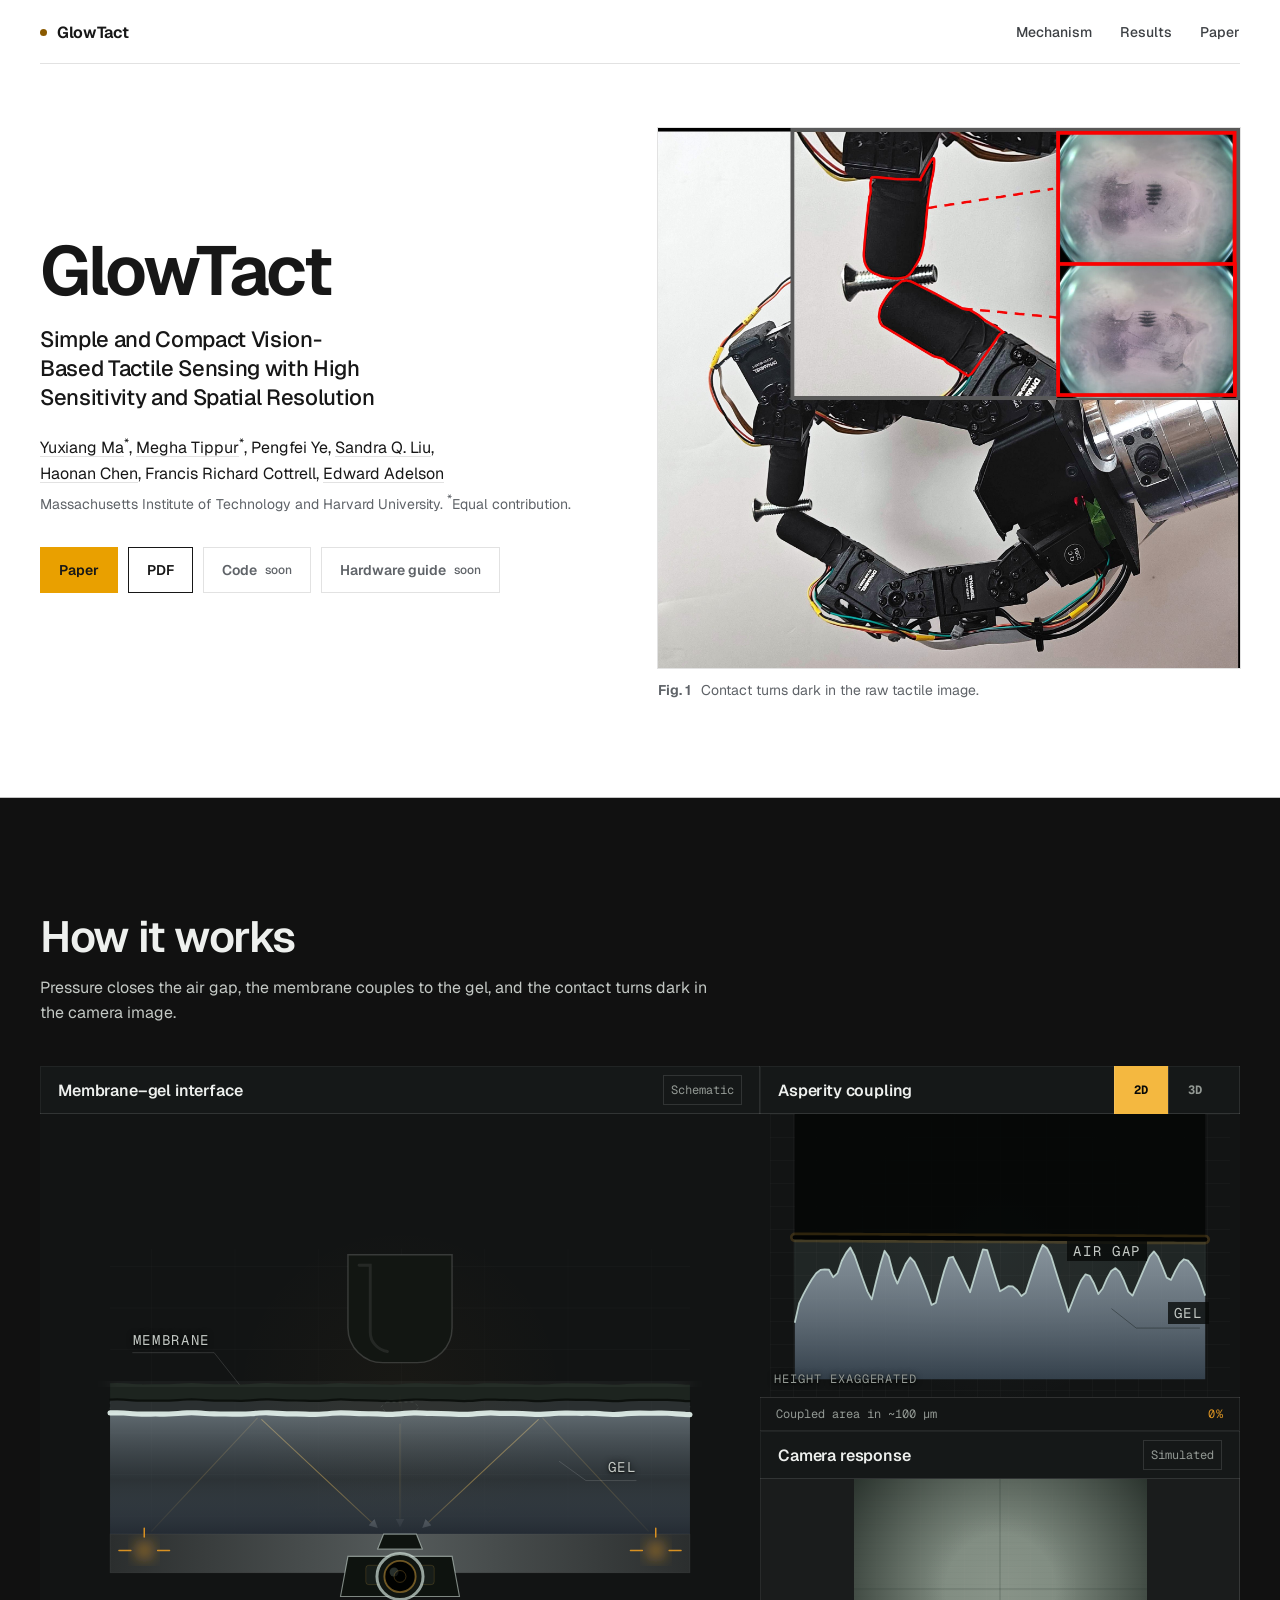
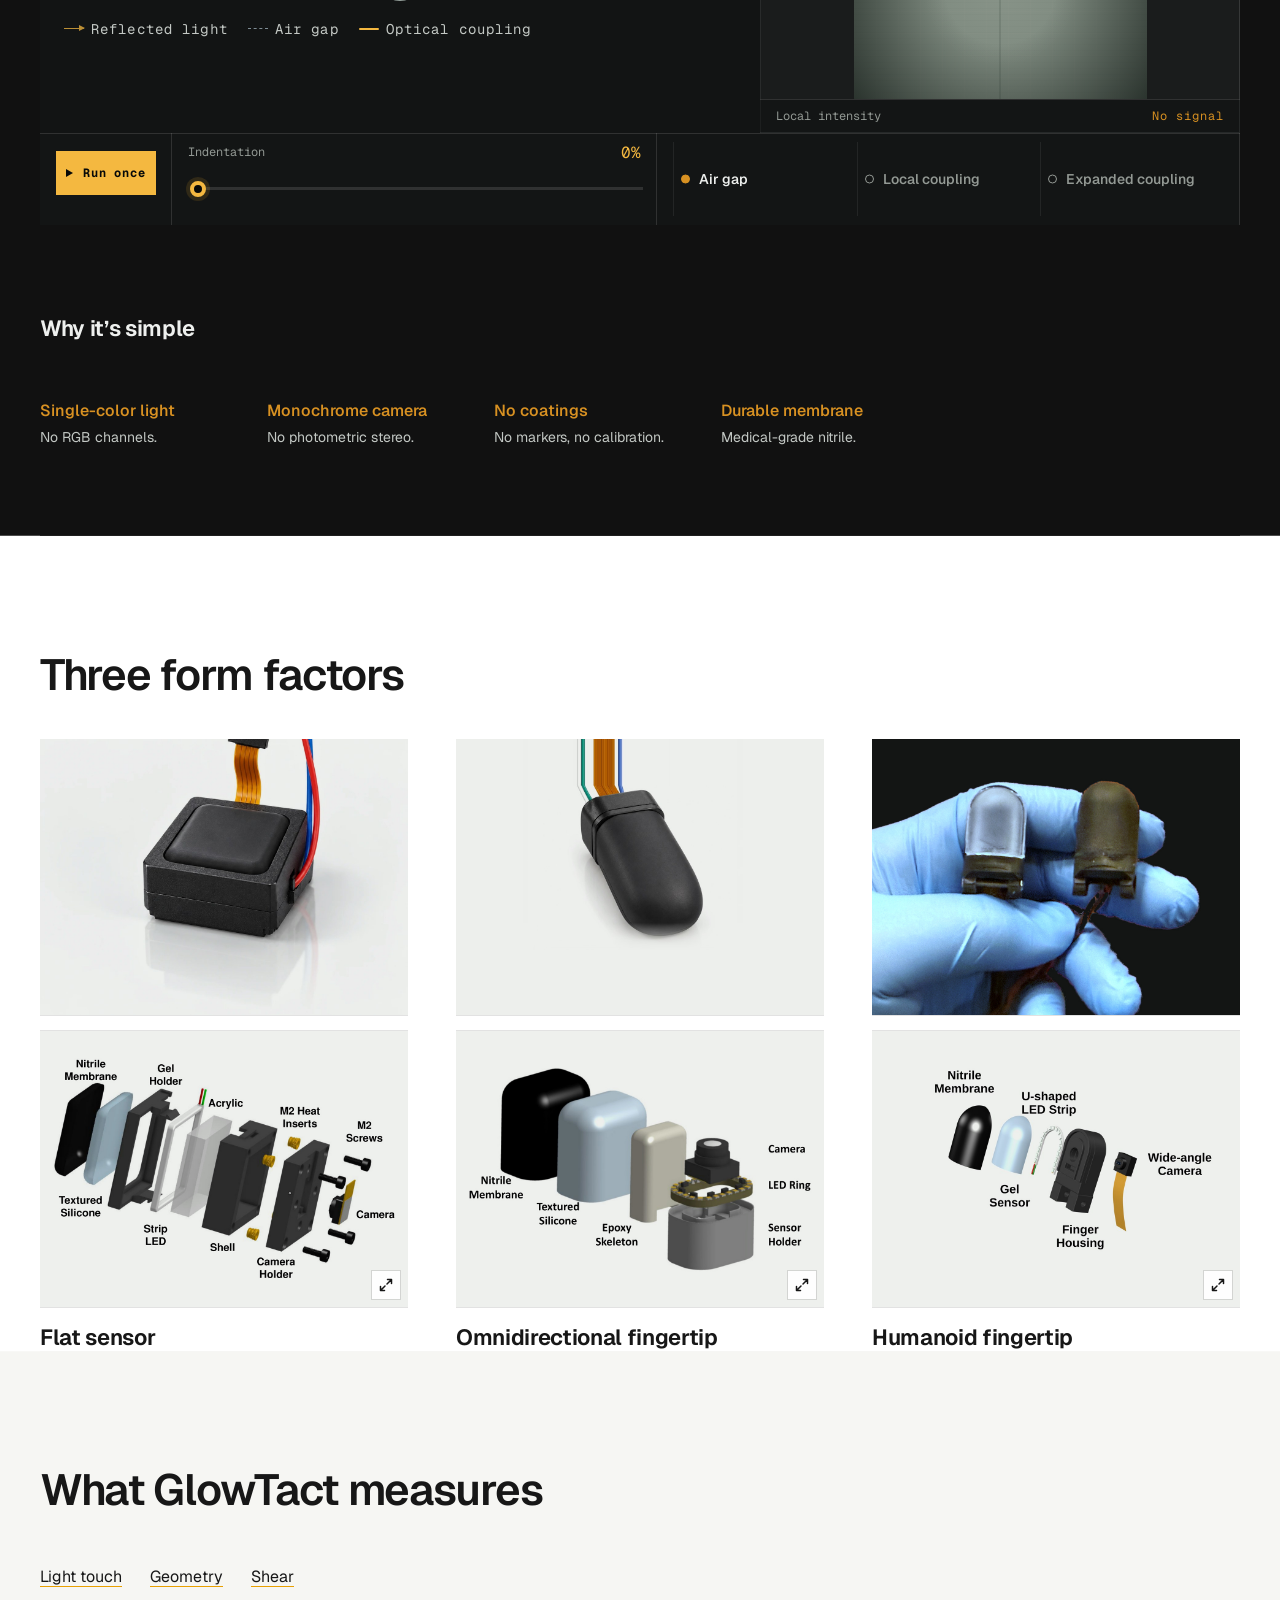
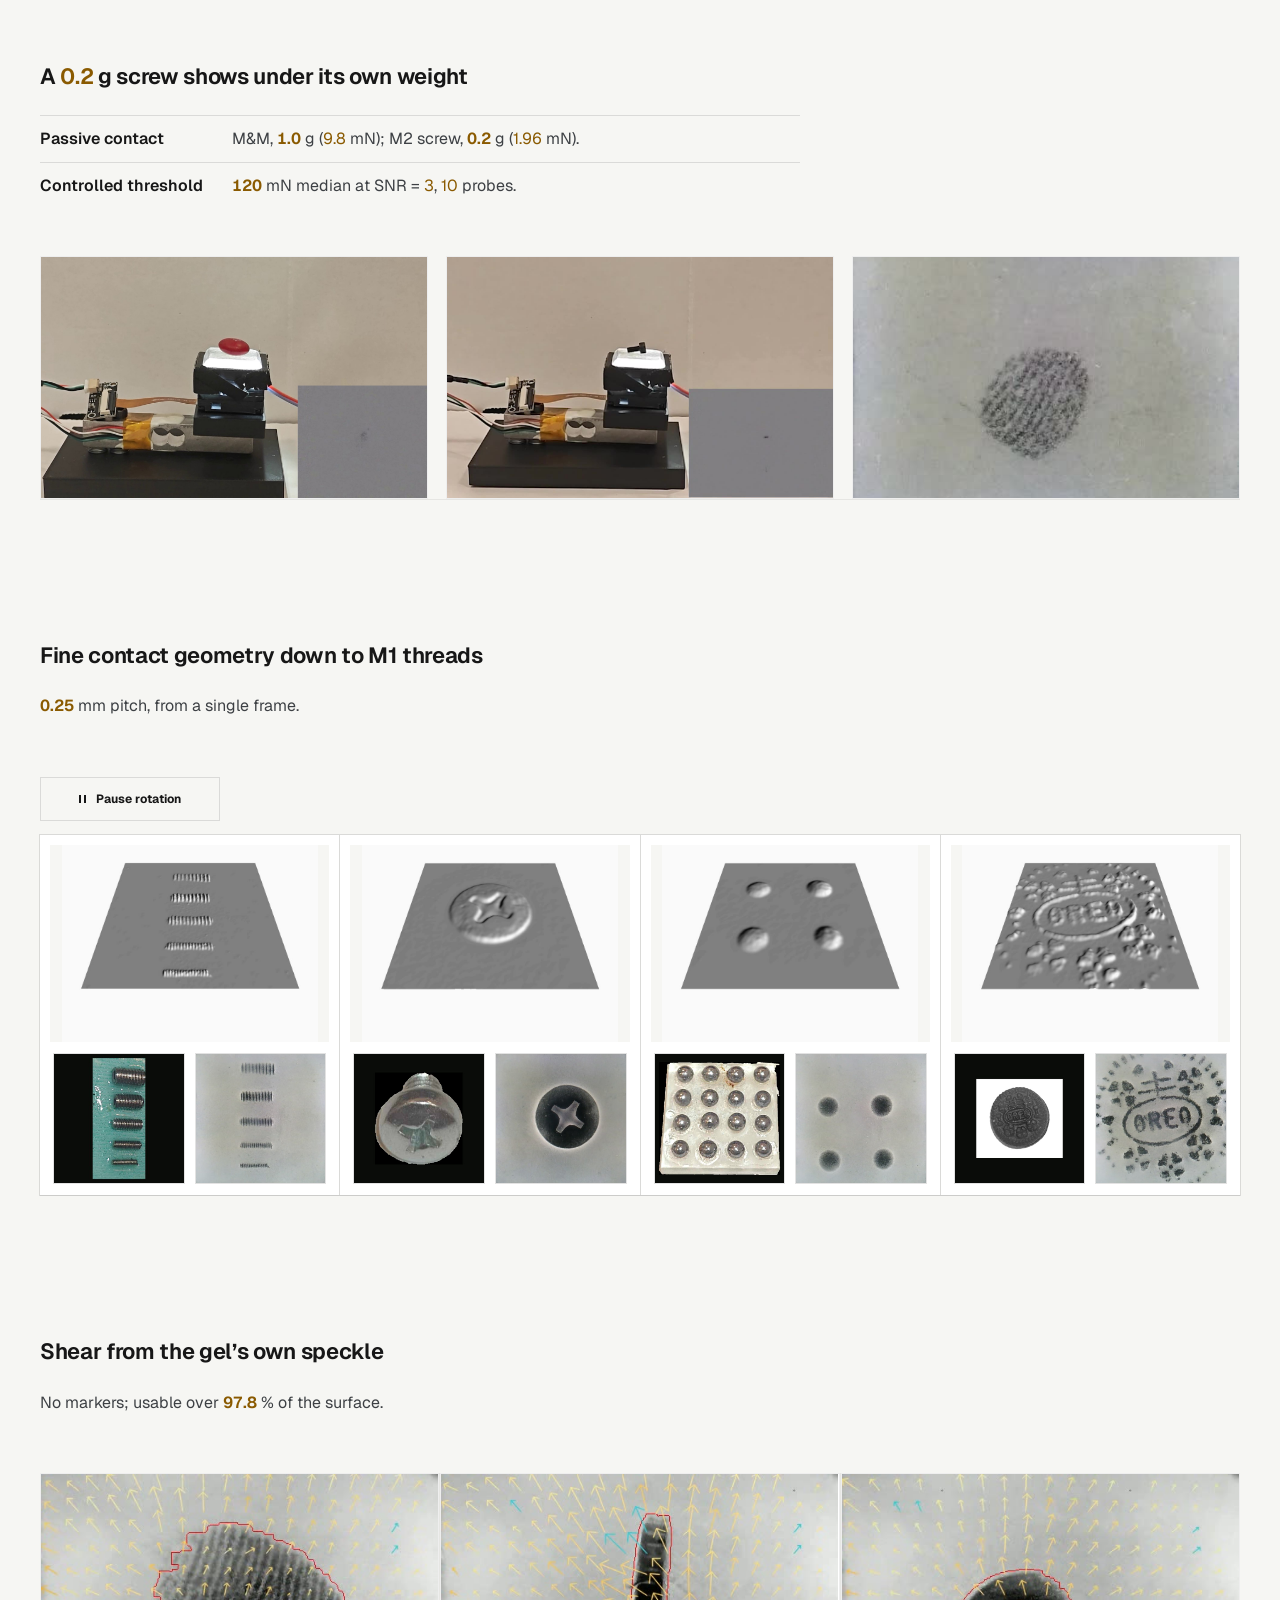
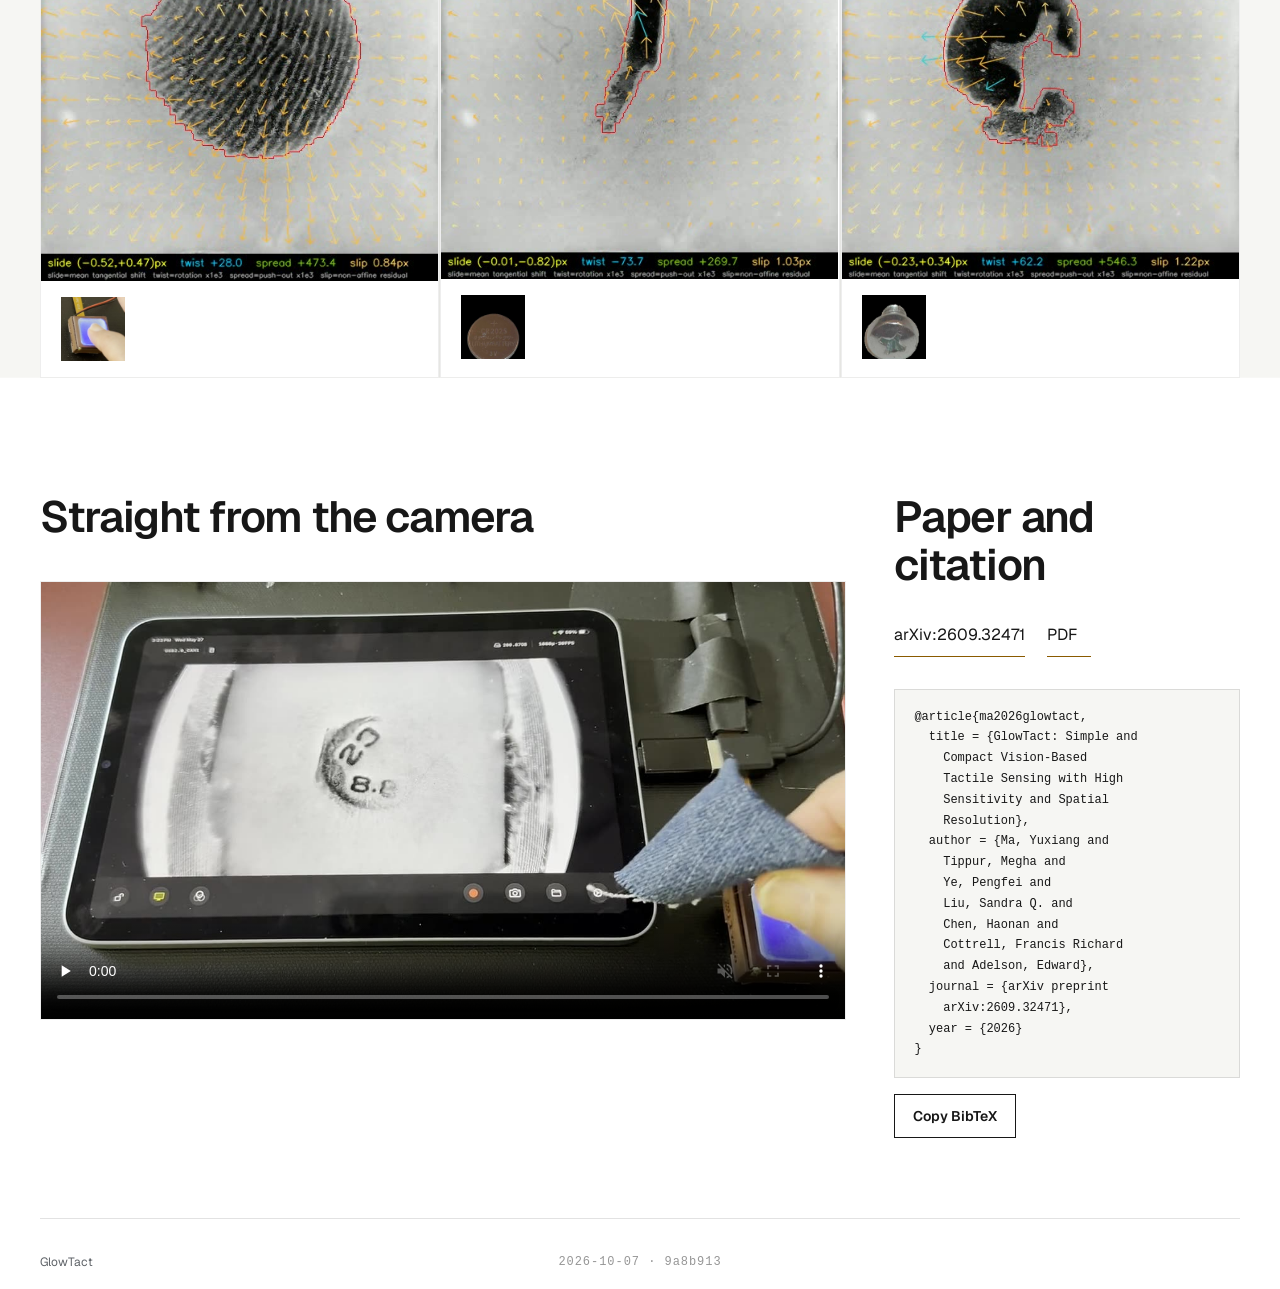
<file: v2/index.html>
<!doctype html>
<!--
  The light design moved from /v2/ to the site root on 2026-10-07.
  This page only keeps old /v2/ links working.
-->
<html lang="en">
  <head>
    <meta charset="utf-8">
    <meta name="viewport" content="width=device-width, initial-scale=1">
    <meta name="robots" content="noindex">
    <link rel="canonical" href="https://glowtact.github.io/">
    <script>location.replace("../" + location.hash);</script>
    <meta http-equiv="refresh" content="0; url=../">
    <title>GlowTact</title>
  </head>
  <body>
    <p>GlowTact has moved to <a href="../">glowtact.github.io</a>.</p>
  </body>
</html>
</file>
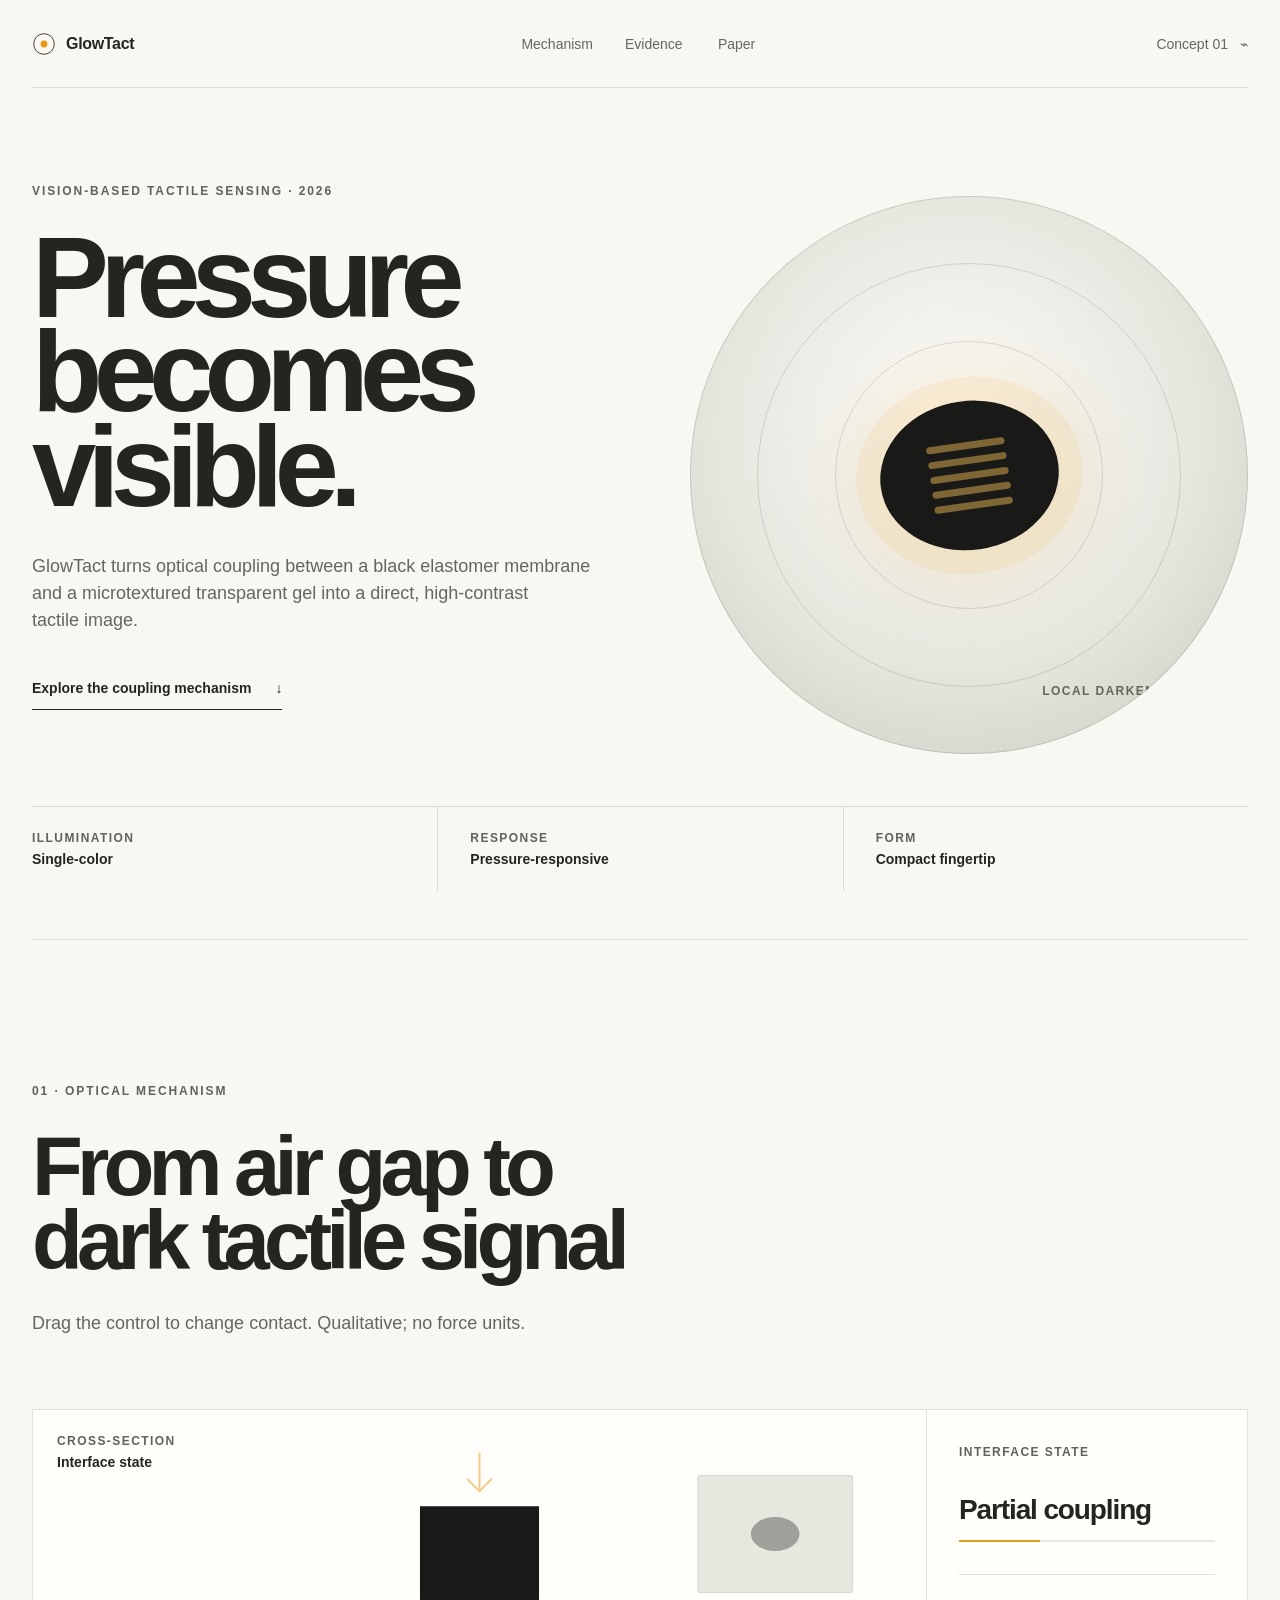
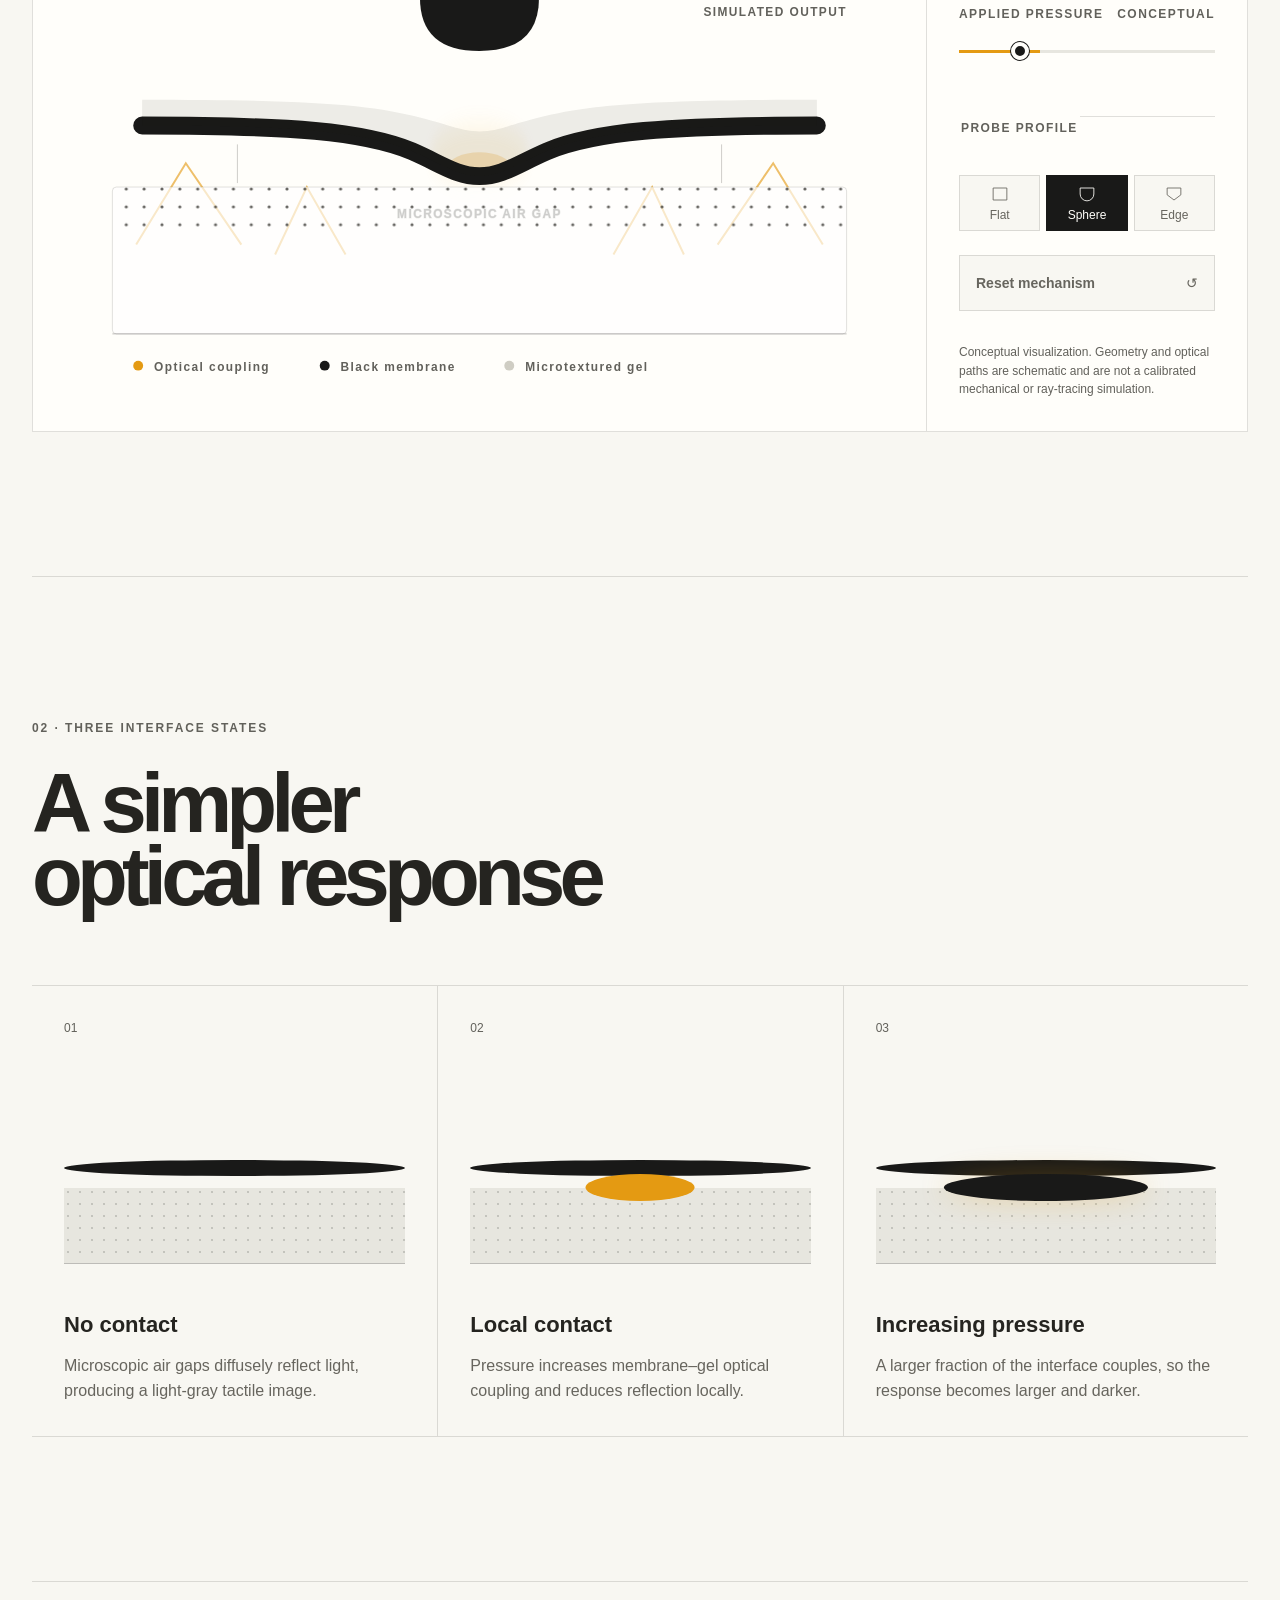
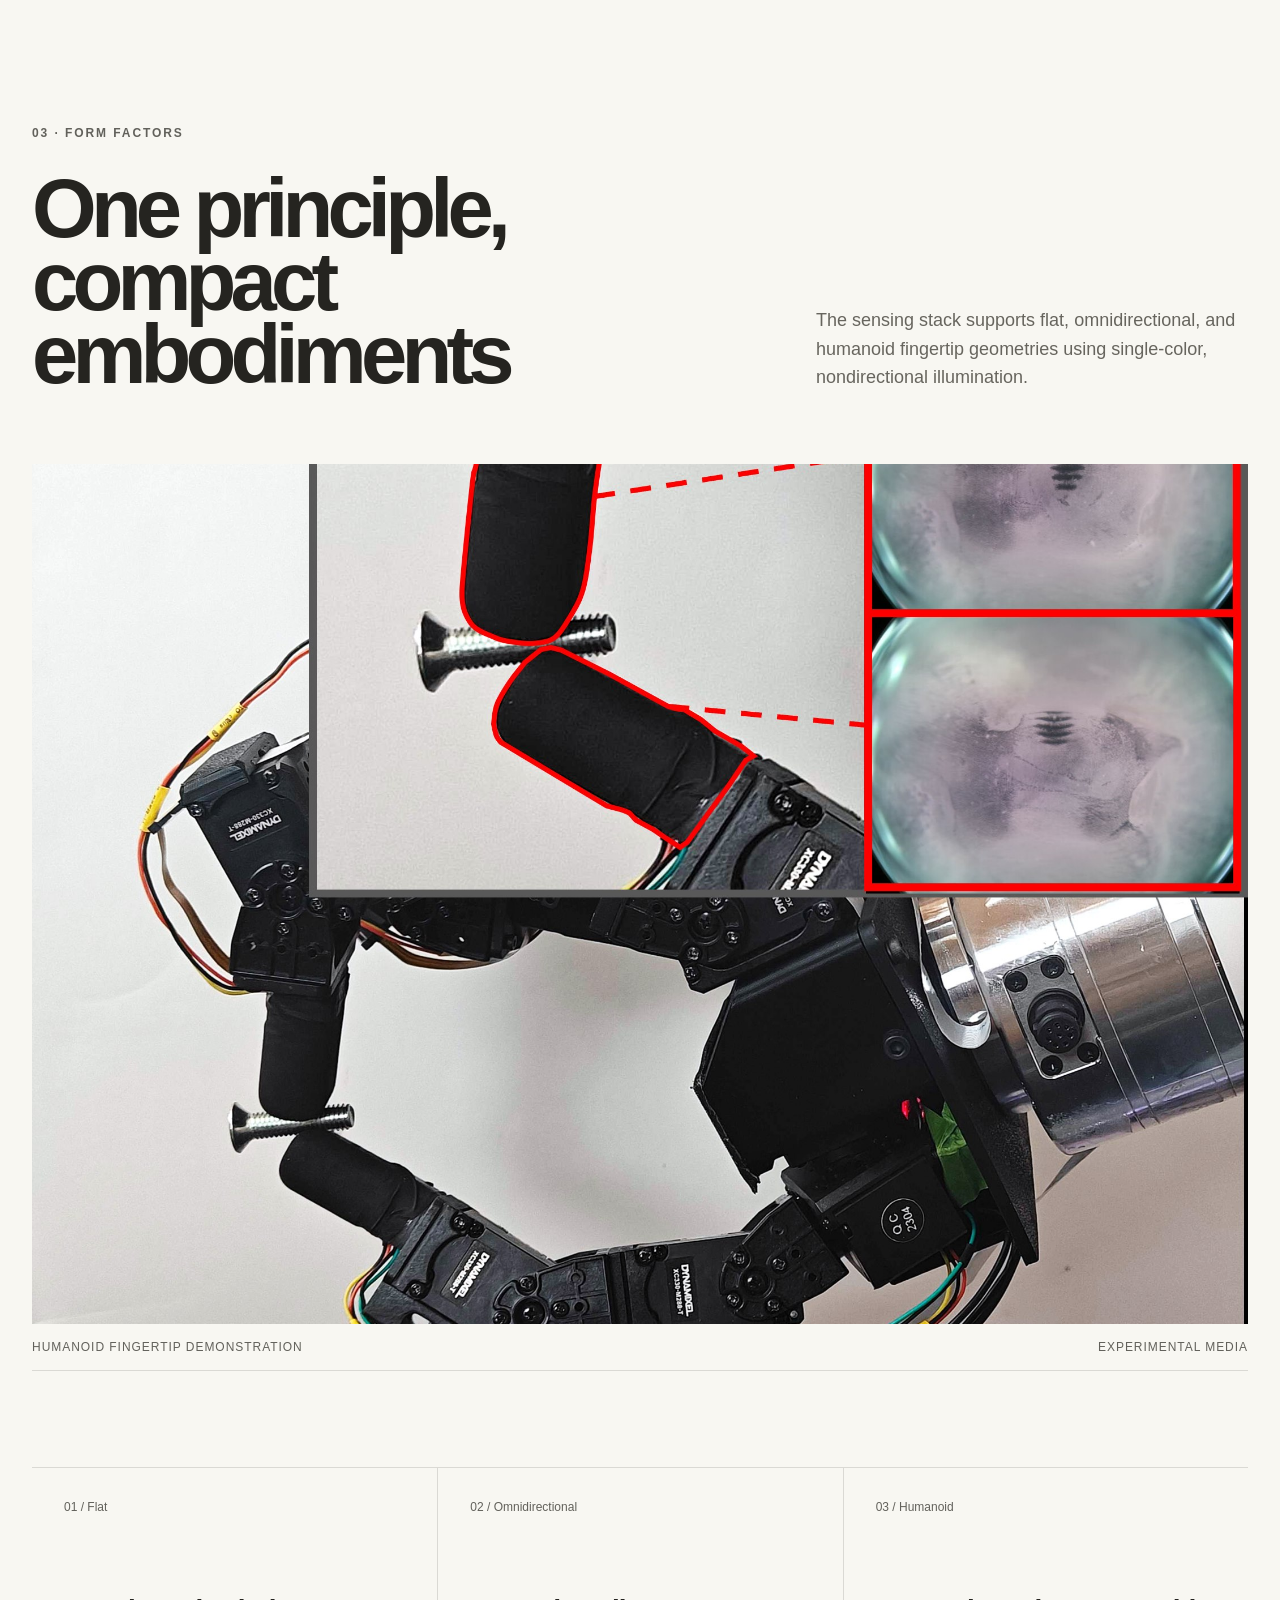
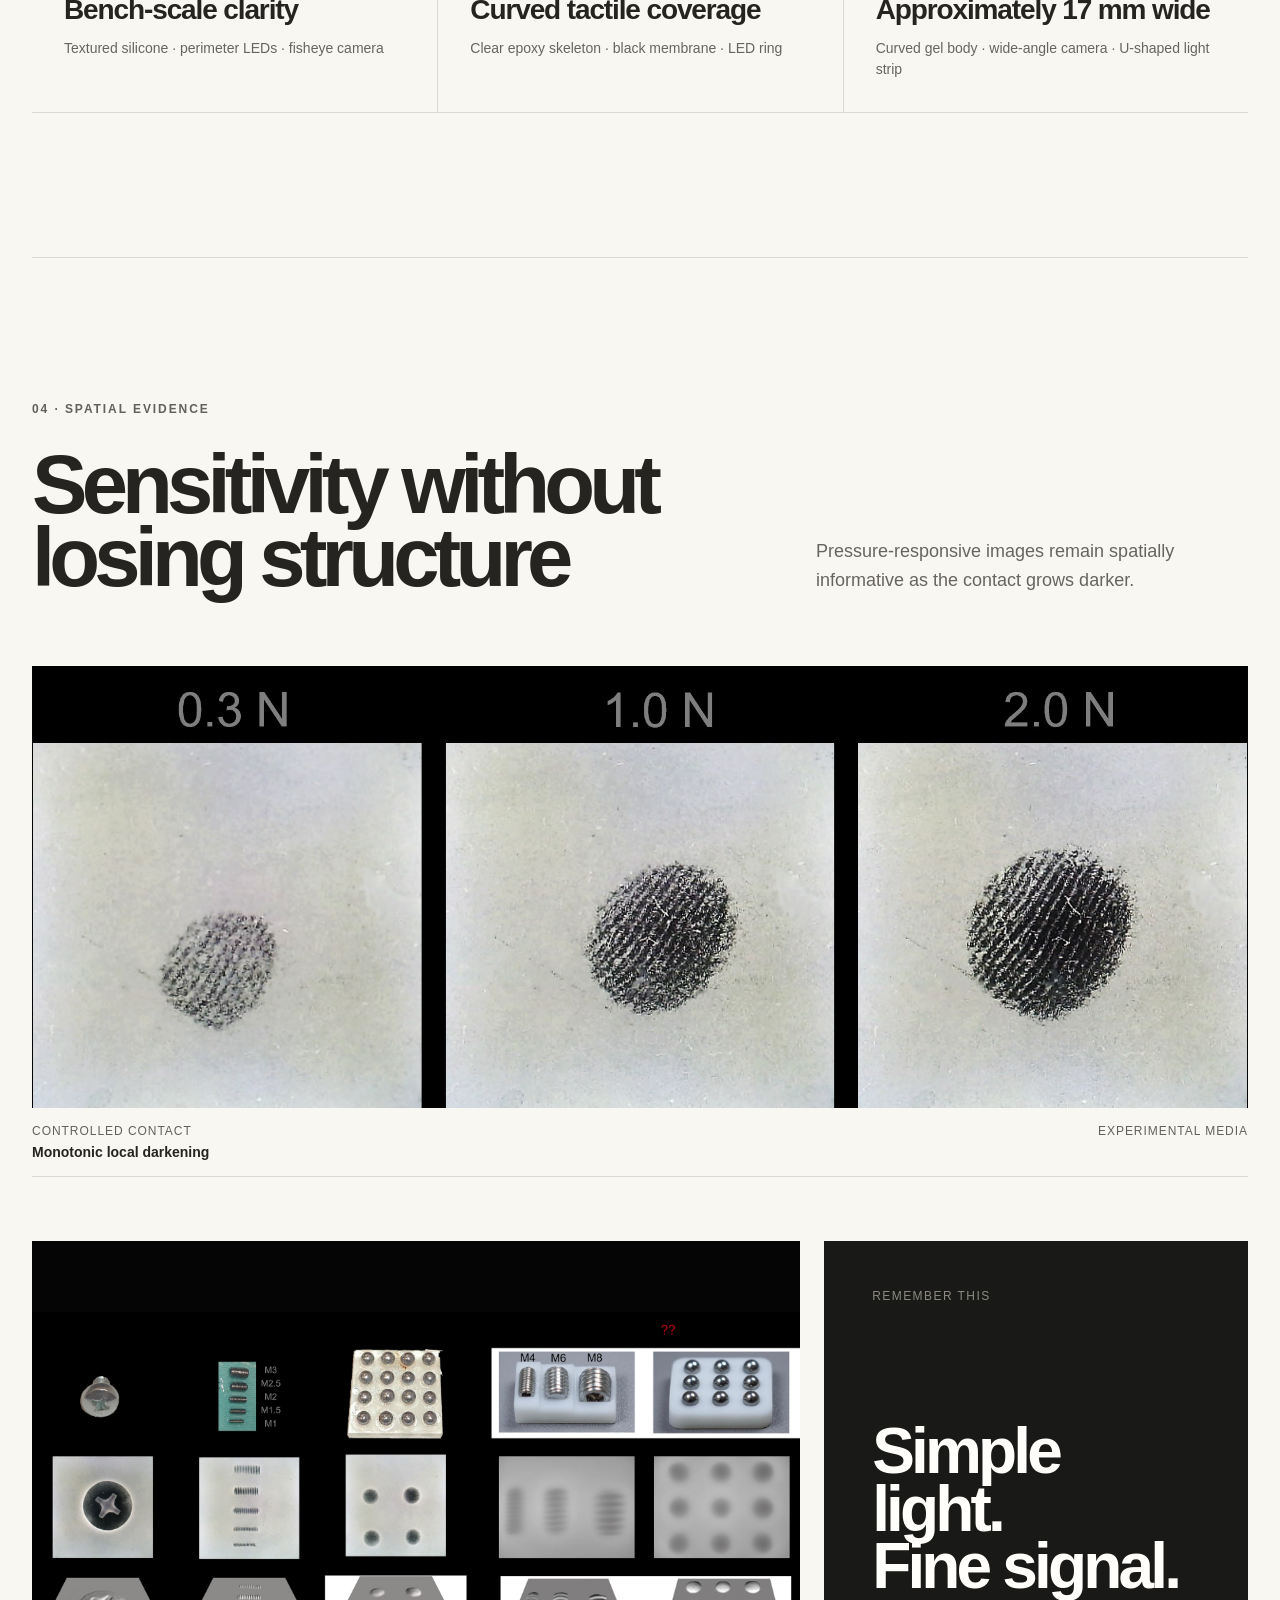
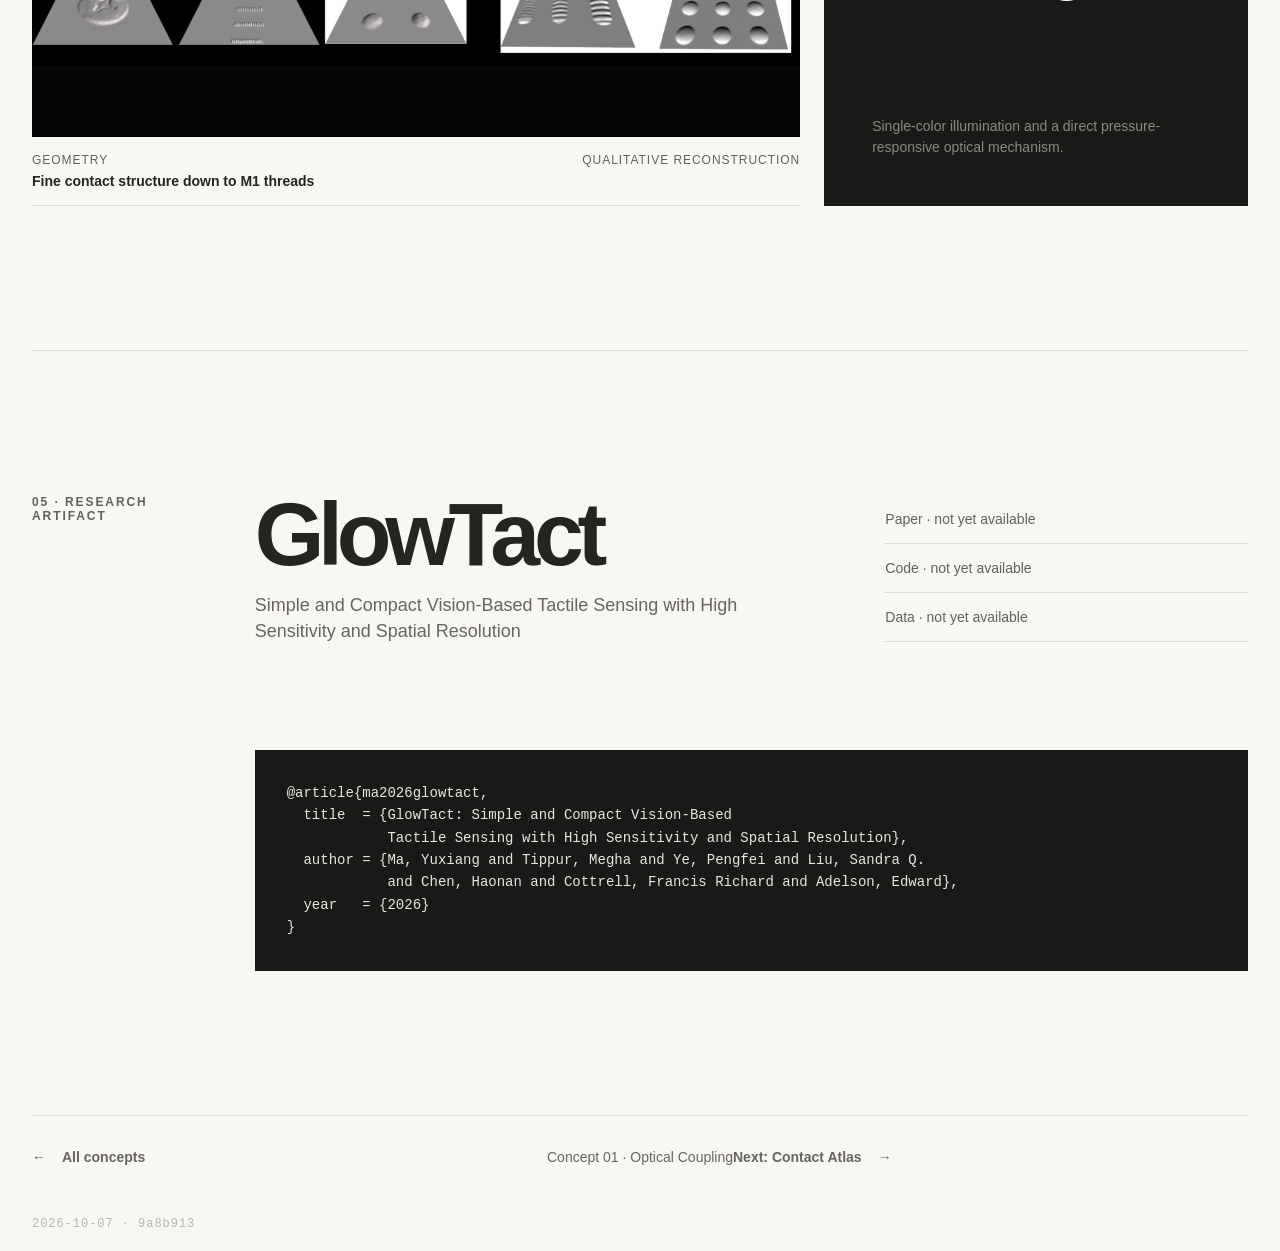
<file: design/concept-01/index.html>
<!doctype html>
<html lang="en">
  <head>
    <meta charset="utf-8">
    <meta name="viewport" content="width=device-width, initial-scale=1">
    <meta name="description" content="Optical Coupling: a mechanism-first interactive website concept for GlowTact.">
    <meta name="robots" content="noindex">
    <title>GlowTact — Optical Coupling</title>
    <link rel="stylesheet" href="./styles.css">
    <script src="./app.js" defer></script>
  </head>
  <body>
    <a class="skip-link" href="#main">Skip to content</a>

    <header class="site-header">
      <a class="brand" href="../" aria-label="Back to GlowTact concept review">
        <svg viewBox="0 0 28 28" aria-hidden="true">
          <circle cx="14" cy="14" r="12"></circle>
          <circle cx="14" cy="14" r="4" class="brand-core"></circle>
        </svg>
        <span>GlowTact</span>
      </a>
      <nav aria-label="Primary navigation">
        <a href="#mechanism">Mechanism</a>
        <a href="#evidence">Evidence</a>
        <a href="#paper">Paper</a>
      </nav>
      <a class="concept-switcher" href="../">
        <span>Concept 01</span>
        <span aria-hidden="true">⌁</span>
      </a>
    </header>

    <main id="main">
      <section class="hero">
        <div class="hero-copy" data-reveal>
          <p class="eyebrow">Vision-based tactile sensing · 2026</p>
          <h1>Pressure becomes visible.</h1>
          <p class="hero-summary">
            GlowTact turns optical coupling between a black elastomer membrane
            and a microtextured transparent gel into a direct, high-contrast
            tactile image.
          </p>
          <a class="text-link" href="#mechanism">
            Explore the coupling mechanism <span aria-hidden="true">↓</span>
          </a>
        </div>

        <div class="hero-aperture" aria-hidden="true" data-reveal>
          <div class="aperture-ring aperture-ring--outer"></div>
          <div class="aperture-ring aperture-ring--mid"></div>
          <div class="aperture-contact">
            <span></span><span></span><span></span><span></span><span></span>
          </div>
          <p>Local darkening</p>
        </div>

        <div class="hero-meta" data-reveal>
          <div>
            <span>Illumination</span>
            <strong>Single-color</strong>
          </div>
          <div>
            <span>Response</span>
            <strong>Pressure-responsive</strong>
          </div>
          <div>
            <span>Form</span>
            <strong>Compact fingertip</strong>
          </div>
        </div>
      </section>

      <section class="mechanism" id="mechanism" aria-labelledby="mechanism-title">
        <div class="section-heading" data-reveal>
          <p class="eyebrow">01 · Optical mechanism</p>
          <h2 id="mechanism-title">From air gap to dark tactile signal</h2>
          <p>
            Drag the control to change contact. Qualitative; no force units.
          </p>
        </div>

        <div class="mechanism-lab" data-probe="sphere" data-reveal>
          <div class="diagram-panel">
            <div class="diagram-label diagram-label--left">
              <span>Cross-section</span>
              <strong>Interface state</strong>
            </div>
            <svg class="coupling-diagram" viewBox="0 0 900 600" role="img" aria-labelledby="diagram-title diagram-desc">
              <title id="diagram-title">Conceptual GlowTact membrane and gel cross-section</title>
              <desc id="diagram-desc">A probe presses a black membrane toward a microtextured transparent gel. The air gap closes and the amber coupling region expands.</desc>
              <defs>
                <pattern id="microtexture" width="18" height="18" patternUnits="userSpaceOnUse">
                  <circle cx="4" cy="4" r="1.6" fill="currentColor"></circle>
                </pattern>
                <filter id="softGlow" x="-50%" y="-50%" width="200%" height="200%">
                  <feGaussianBlur stdDeviation="12"></feGaussianBlur>
                </filter>
              </defs>

              <g id="reflected-rays" class="reflected-rays">
                <path d="M210 438 L154 356 L104 438"></path>
                <path d="M690 438 L746 356 L796 438"></path>
                <path d="M315 448 L276 380 L244 448"></path>
                <path d="M585 448 L624 380 L656 448"></path>
              </g>

              <g id="probe-shape" class="probe-shape">
                <path class="probe probe--sphere" d="M390 74 H510 V166 Q510 220 450 220 Q390 220 390 166 Z"></path>
                <path class="probe probe--flat" d="M362 74 H538 V214 H362 Z"></path>
                <path class="probe probe--edge" d="M390 74 H510 V180 L450 222 L390 180 Z"></path>
              </g>

              <g class="probe-guides">
                <line x1="450" y1="28" x2="450" y2="66"></line>
                <path d="M438 54 L450 66 L462 54"></path>
              </g>

              <ellipse id="coupling-patch" class="coupling-glow" cx="450" cy="347" rx="118" ry="30" filter="url(#softGlow)"></ellipse>
              <ellipse class="coupling-core" cx="450" cy="360" rx="96" ry="15"></ellipse>

              <path id="membrane-path" class="membrane" d="M110 318 C260 318 334 324 382 344 C412 357 427 369 450 369 C473 369 488 357 518 344 C566 324 640 318 790 318"></path>
              <path class="membrane-fill" d="M110 318 C260 318 334 324 382 344 C412 357 427 369 450 369 C473 369 488 357 518 344 C566 324 640 318 790 318 L790 292 C620 292 560 297 510 310 C478 318 468 324 450 324 C432 324 422 318 390 310 C340 297 280 292 110 292 Z"></path>

              <g id="air-gap" class="air-gap">
                <line x1="206" y1="337" x2="206" y2="376"></line>
                <line x1="694" y1="337" x2="694" y2="376"></line>
                <text x="450" y="411" text-anchor="middle">MICROSCOPIC AIR GAP</text>
              </g>

              <rect class="gel" x="80" y="380" width="740" height="148" rx="4"></rect>
              <rect class="texture" x="80" y="380" width="740" height="50" fill="url(#microtexture)"></rect>
              <line class="acrylic-line" x1="80" y1="528" x2="820" y2="528"></line>

              <g id="tactile-patch" class="tactile-inset">
                <rect x="670" y="66" width="156" height="118" rx="2"></rect>
                <ellipse cx="748" cy="125" rx="43" ry="30"></ellipse>
                <text x="748" y="208" text-anchor="middle">SIMULATED OUTPUT</text>
              </g>

              <g class="diagram-legend">
                <circle cx="106" cy="560" r="5" class="legend-amber"></circle>
                <text x="122" y="565">Optical coupling</text>
                <circle cx="294" cy="560" r="5" class="legend-black"></circle>
                <text x="310" y="565">Black membrane</text>
                <circle cx="480" cy="560" r="5" class="legend-gel"></circle>
                <text x="496" y="565">Microtextured gel</text>
              </g>
            </svg>
          </div>

          <aside class="mechanism-controls" aria-label="Mechanism controls">
            <div class="state-readout">
              <span>Interface state</span>
              <output id="pressure-state" for="pressure">Partial coupling</output>
              <div class="state-rule" aria-hidden="true"><span></span></div>
            </div>

            <label class="range-label" for="pressure">
              <span>Applied pressure</span>
              <span>Conceptual</span>
            </label>
            <input id="pressure" type="range" min="0" max="100" value="22" aria-describedby="pressure-state mechanism-note">

            <fieldset>
              <legend>Probe profile</legend>
              <div class="probe-switch" role="group" aria-label="Probe profile">
                <button type="button" data-probe="flat" aria-pressed="false">
                  <svg viewBox="0 0 28 20" aria-hidden="true"><path d="M6 3h16v14H6z"></path></svg>
                  Flat
                </button>
                <button type="button" data-probe="sphere" aria-pressed="true">
                  <svg viewBox="0 0 28 20" aria-hidden="true"><path d="M6 3h16v7a8 8 0 0 1-16 0z"></path></svg>
                  Sphere
                </button>
                <button type="button" data-probe="edge" aria-pressed="false">
                  <svg viewBox="0 0 28 20" aria-hidden="true"><path d="M6 3h16v8l-8 6-8-6z"></path></svg>
                  Edge
                </button>
              </div>
            </fieldset>

            <button class="reset-button" id="reset-mechanism" type="button">
              Reset mechanism <span aria-hidden="true">↺</span>
            </button>

            <p class="mechanism-note" id="mechanism-note">Conceptual visualization. Geometry and optical paths are schematic and are not a calibrated mechanical or ray-tracing simulation.</p>
          </aside>
        </div>
      </section>

      <section class="principle" aria-labelledby="principle-title">
        <div class="section-heading" data-reveal>
          <p class="eyebrow">02 · Three interface states</p>
          <h2 id="principle-title">A simpler optical response</h2>
        </div>
        <ol class="principle-steps">
          <li data-reveal>
            <span class="step-number">01</span>
            <div class="step-visual step-visual--gap" aria-hidden="true"><i></i></div>
            <h3>No contact</h3>
            <p>Microscopic air gaps diffusely reflect light, producing a light-gray tactile image.</p>
          </li>
          <li data-reveal>
            <span class="step-number">02</span>
            <div class="step-visual step-visual--coupled" aria-hidden="true"><i></i></div>
            <h3>Local contact</h3>
            <p>Pressure increases membrane–gel optical coupling and reduces reflection locally.</p>
          </li>
          <li data-reveal>
            <span class="step-number">03</span>
            <div class="step-visual step-visual--dark" aria-hidden="true"><i></i></div>
            <h3>Increasing pressure</h3>
            <p>A larger fraction of the interface couples, so the response becomes larger and darker.</p>
          </li>
        </ol>
      </section>

      <section class="embodiments" aria-labelledby="embodiments-title">
        <div class="section-heading section-heading--split" data-reveal>
          <div>
            <p class="eyebrow">03 · Form factors</p>
            <h2 id="embodiments-title">One principle, compact embodiments</h2>
          </div>
          <p>
            The sensing stack supports flat, omnidirectional, and humanoid
            fingertip geometries using single-color, nondirectional illumination.
          </p>
        </div>
        <figure class="wide-figure" data-reveal>
          <img src="../assets/images/hero-teaser.jpg" alt="Robotic hand with black tactile fingertips grasping a small screw, with tactile-image insets">
          <figcaption>
            <span>Humanoid fingertip demonstration</span>
            <span>Experimental media</span>
          </figcaption>
        </figure>
        <div class="form-factor-list">
          <article data-reveal>
            <p>01 / Flat</p>
            <h3>Bench-scale clarity</h3>
            <span>Textured silicone · perimeter LEDs · fisheye camera</span>
          </article>
          <article data-reveal>
            <p>02 / Omnidirectional</p>
            <h3>Curved tactile coverage</h3>
            <span>Clear epoxy skeleton · black membrane · LED ring</span>
          </article>
          <article data-reveal>
            <p>03 / Humanoid</p>
            <h3>Approximately 17 mm wide</h3>
            <span>Curved gel body · wide-angle camera · U-shaped light strip</span>
          </article>
        </div>
      </section>

      <section class="evidence" id="evidence" aria-labelledby="evidence-title">
        <div class="section-heading section-heading--split" data-reveal>
          <div>
            <p class="eyebrow">04 · Spatial evidence</p>
            <h2 id="evidence-title">Sensitivity without losing structure</h2>
          </div>
          <p>
            Pressure-responsive images remain spatially informative as the
            contact grows darker.
          </p>
        </div>
        <div class="evidence-grid">
          <figure class="evidence-card evidence-card--wide" data-reveal>
            <img src="../assets/images/fingerprint-pressure.jpg" alt="Three tactile fingerprint images at 0.3, 1.0, and 2.0 newtons, becoming darker with force">
            <figcaption>
              <div>
                <span>Controlled contact</span>
                <strong>Monotonic local darkening</strong>
              </div>
              <span>Experimental media</span>
            </figcaption>
          </figure>
          <figure class="evidence-card" data-reveal>
            <img src="../assets/images/reconstruction-overview.jpg" alt="Contact objects, tactile images, and qualitative reconstructions including small screw threads and ball arrays">
            <figcaption>
              <div>
                <span>Geometry</span>
                <strong>Fine contact structure down to M1 threads</strong>
              </div>
              <span>Qualitative reconstruction</span>
            </figcaption>
          </figure>
          <div class="evidence-statement" data-reveal>
            <p>Remember this</p>
            <strong>Simple light.<br>Fine signal.</strong>
            <span>
              Single-color illumination and a direct pressure-responsive
              optical mechanism.
            </span>
          </div>
        </div>
      </section>

      <section class="paper" id="paper" aria-labelledby="paper-title">
        <p class="eyebrow">05 · Research artifact</p>
        <div>
          <h2 id="paper-title">GlowTact</h2>
          <p>Simple and Compact Vision-Based Tactile Sensing with High Sensitivity and Spatial Resolution</p>
        </div>
        <div class="paper-actions" aria-label="Research links">
          <span aria-disabled="true">Paper · not yet available</span>
          <span aria-disabled="true">Code · not yet available</span>
          <span aria-disabled="true">Data · not yet available</span>
        </div>
        <pre><code>@article{ma2026glowtact,
  title  = {GlowTact: Simple and Compact Vision-Based
            Tactile Sensing with High Sensitivity and Spatial Resolution},
  author = {Ma, Yuxiang and Tippur, Megha and Ye, Pengfei and Liu, Sandra Q.
            and Chen, Haonan and Cottrell, Francis Richard and Adelson, Edward},
  year   = {2026}
}</code></pre>
      </section>
    </main>

    <footer class="site-footer">
      <a href="../"><span aria-hidden="true">←</span> All concepts</a>
      <p>Concept 01 · Optical Coupling</p>
      <a href="../concept-02/">Next: Contact Atlas <span aria-hidden="true">→</span></a>
      <span class="build-stamp" aria-hidden="true">2026-10-07 · 9a8b913</span>
    </footer>
  </body>
</html>
</file>
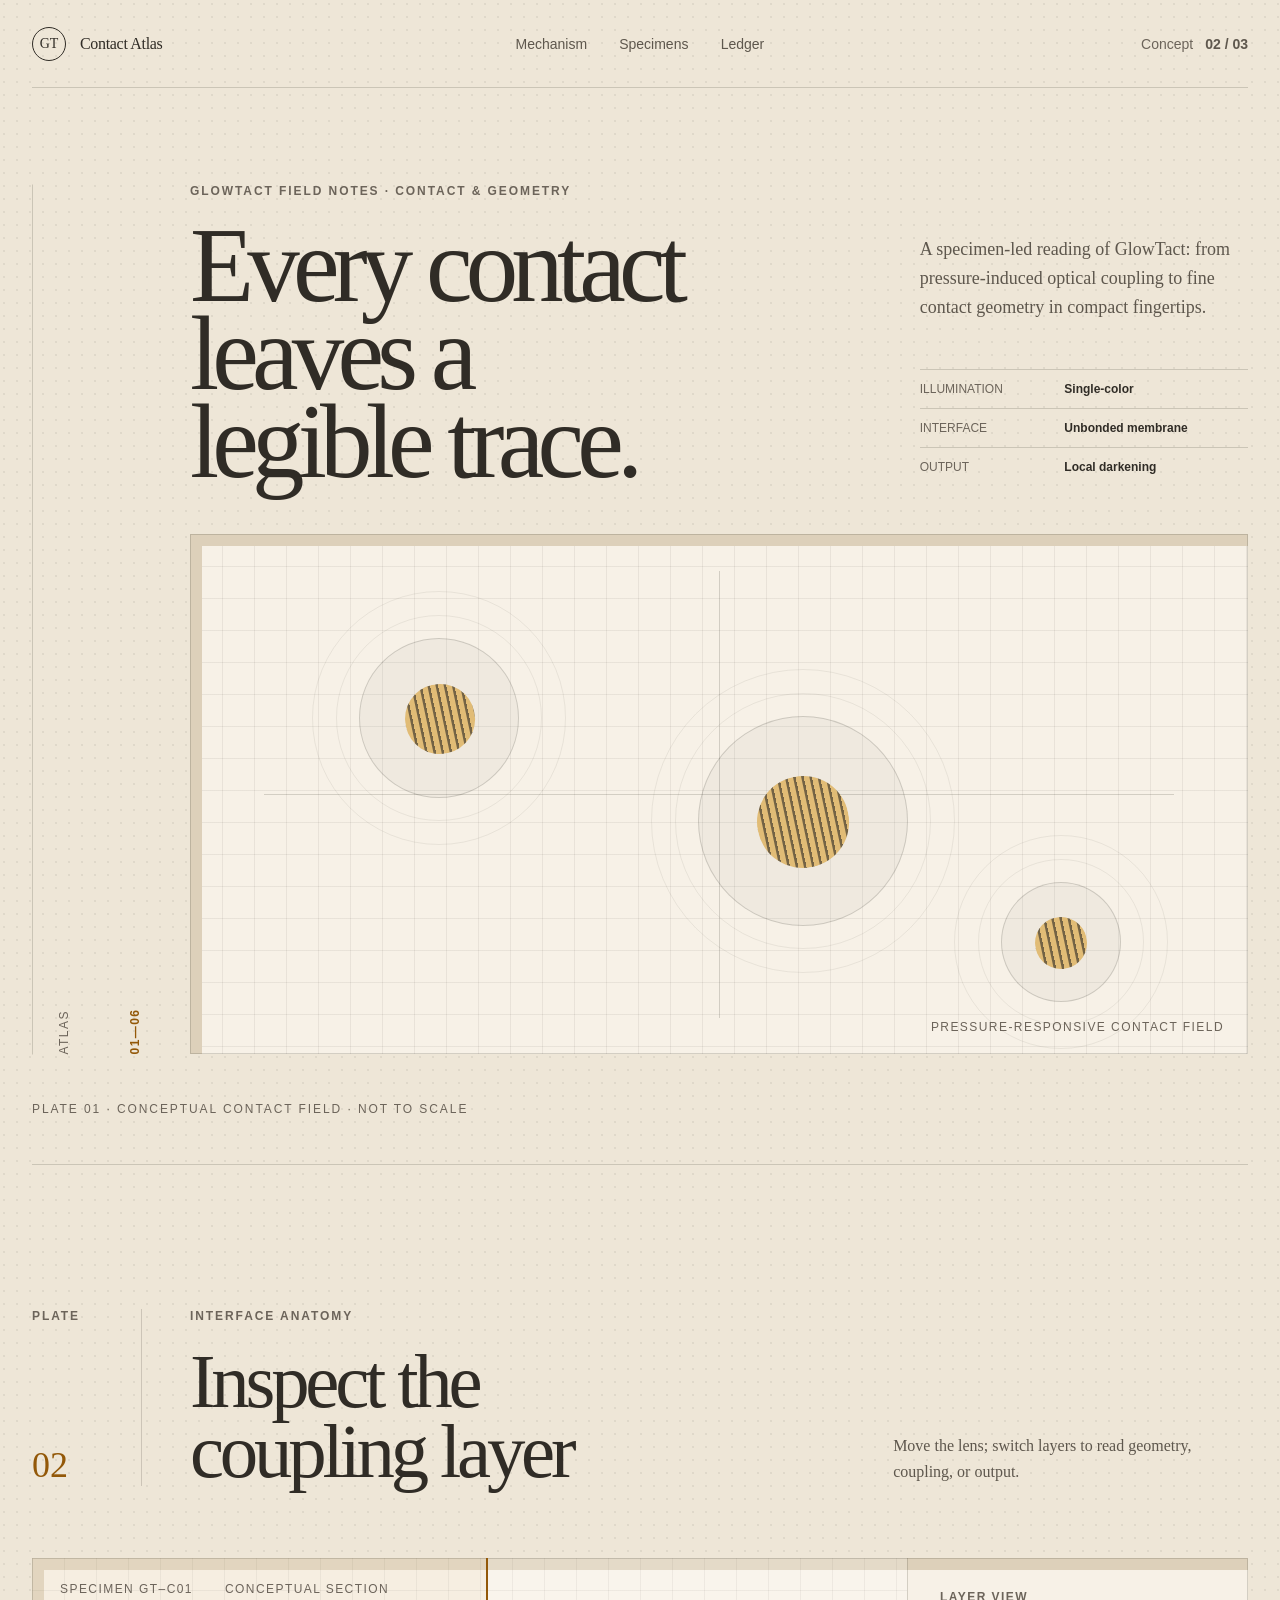
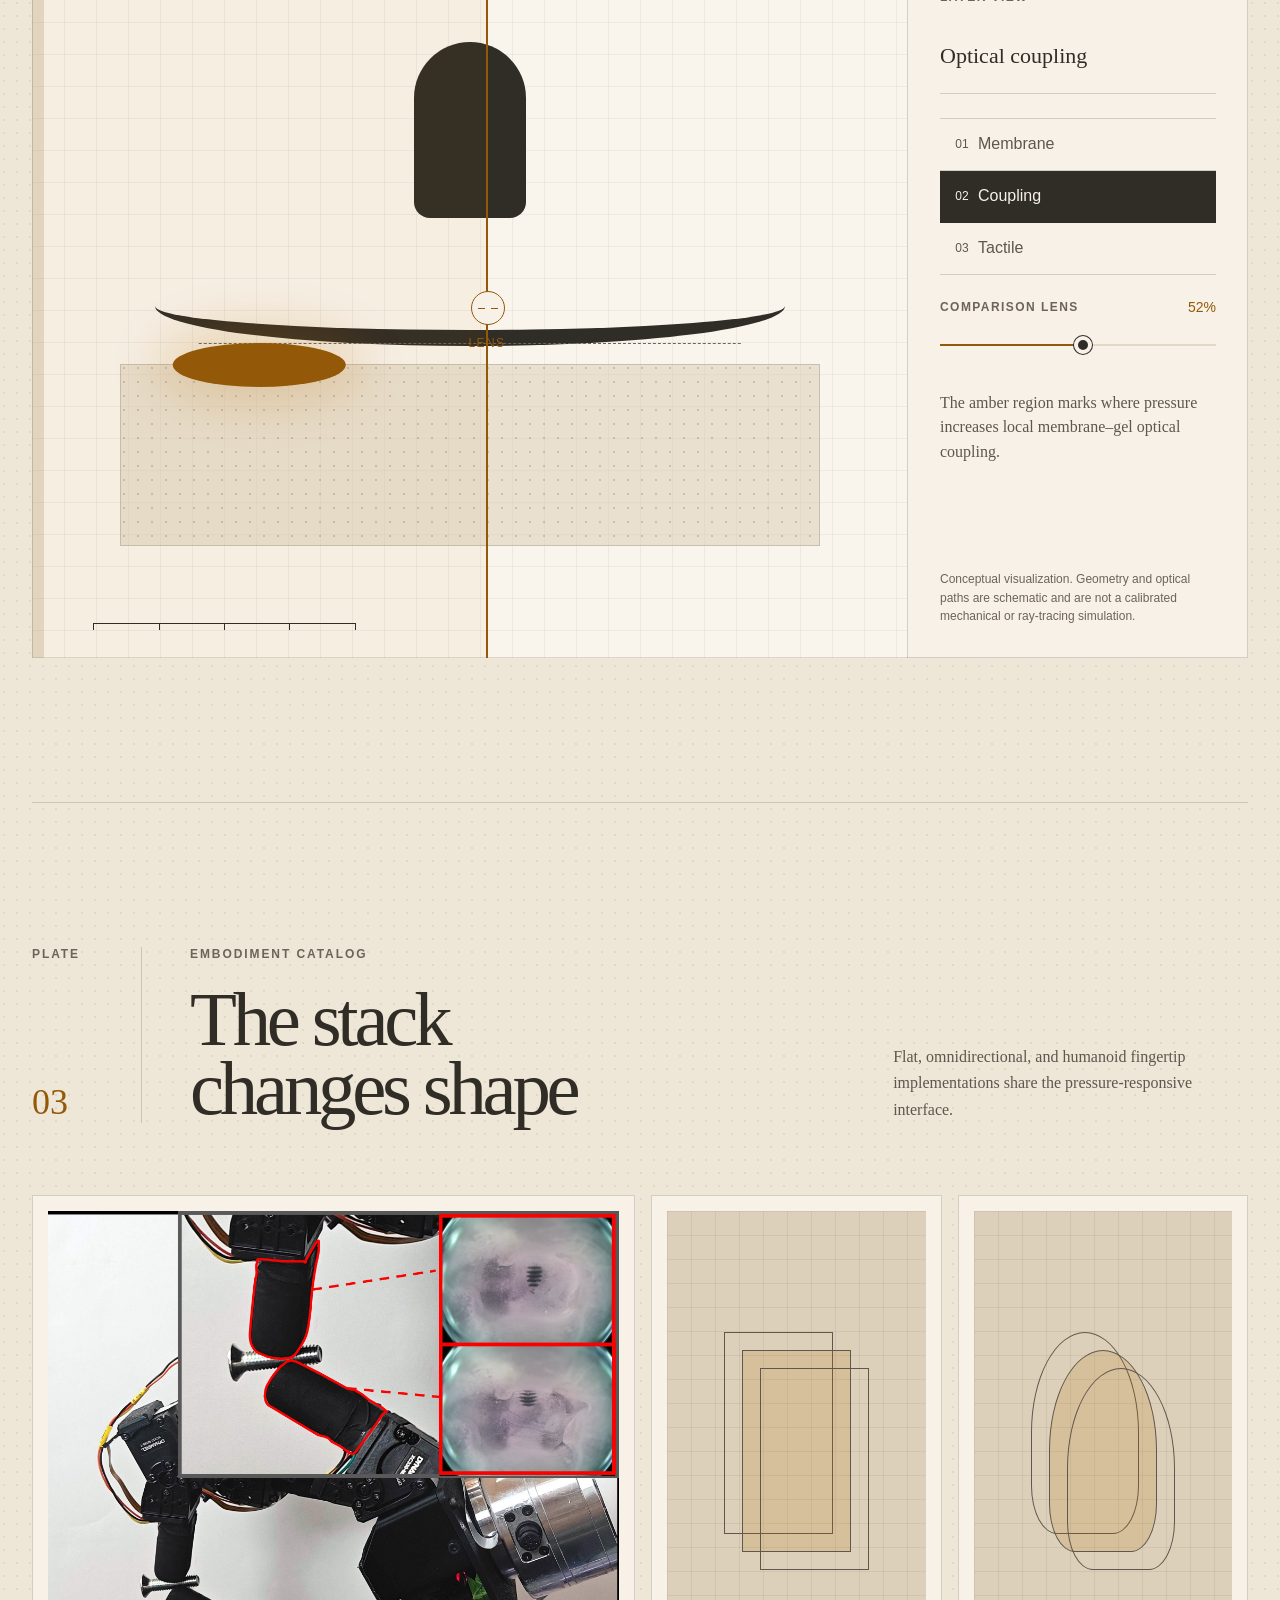
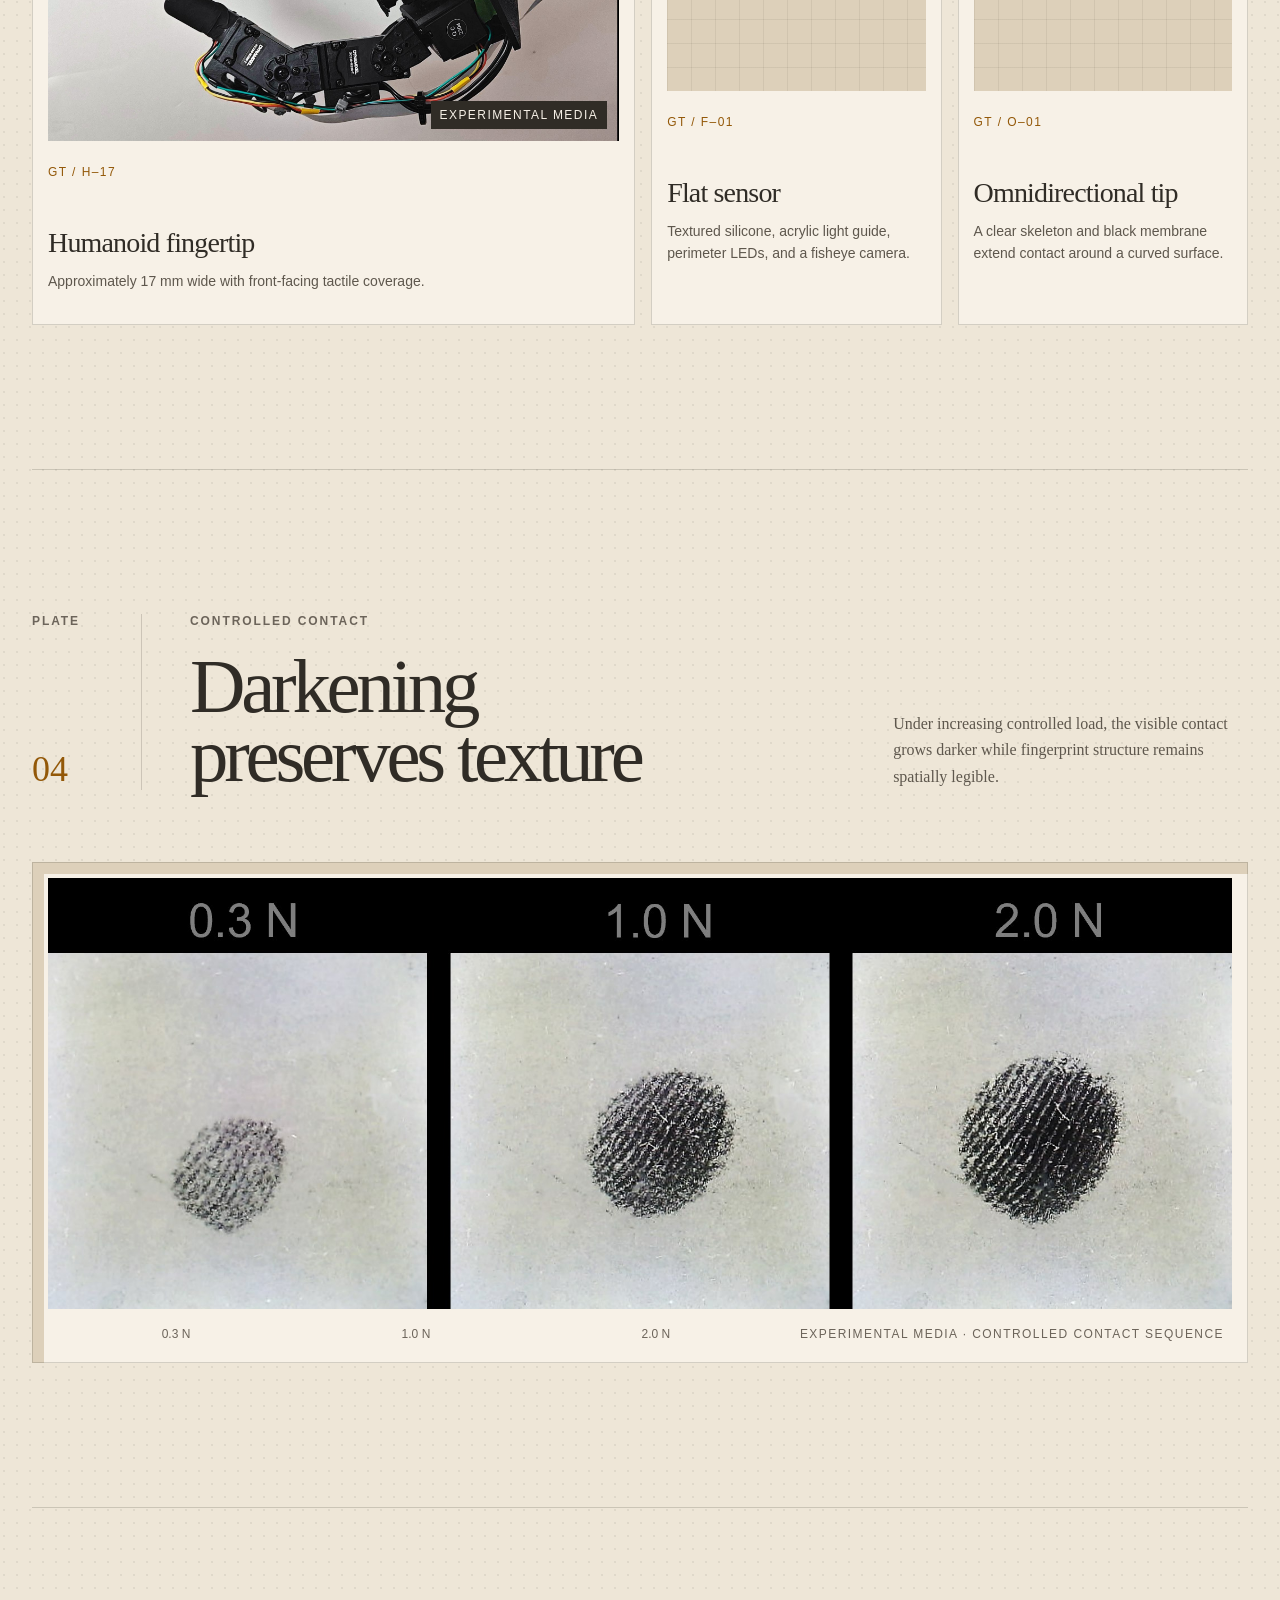
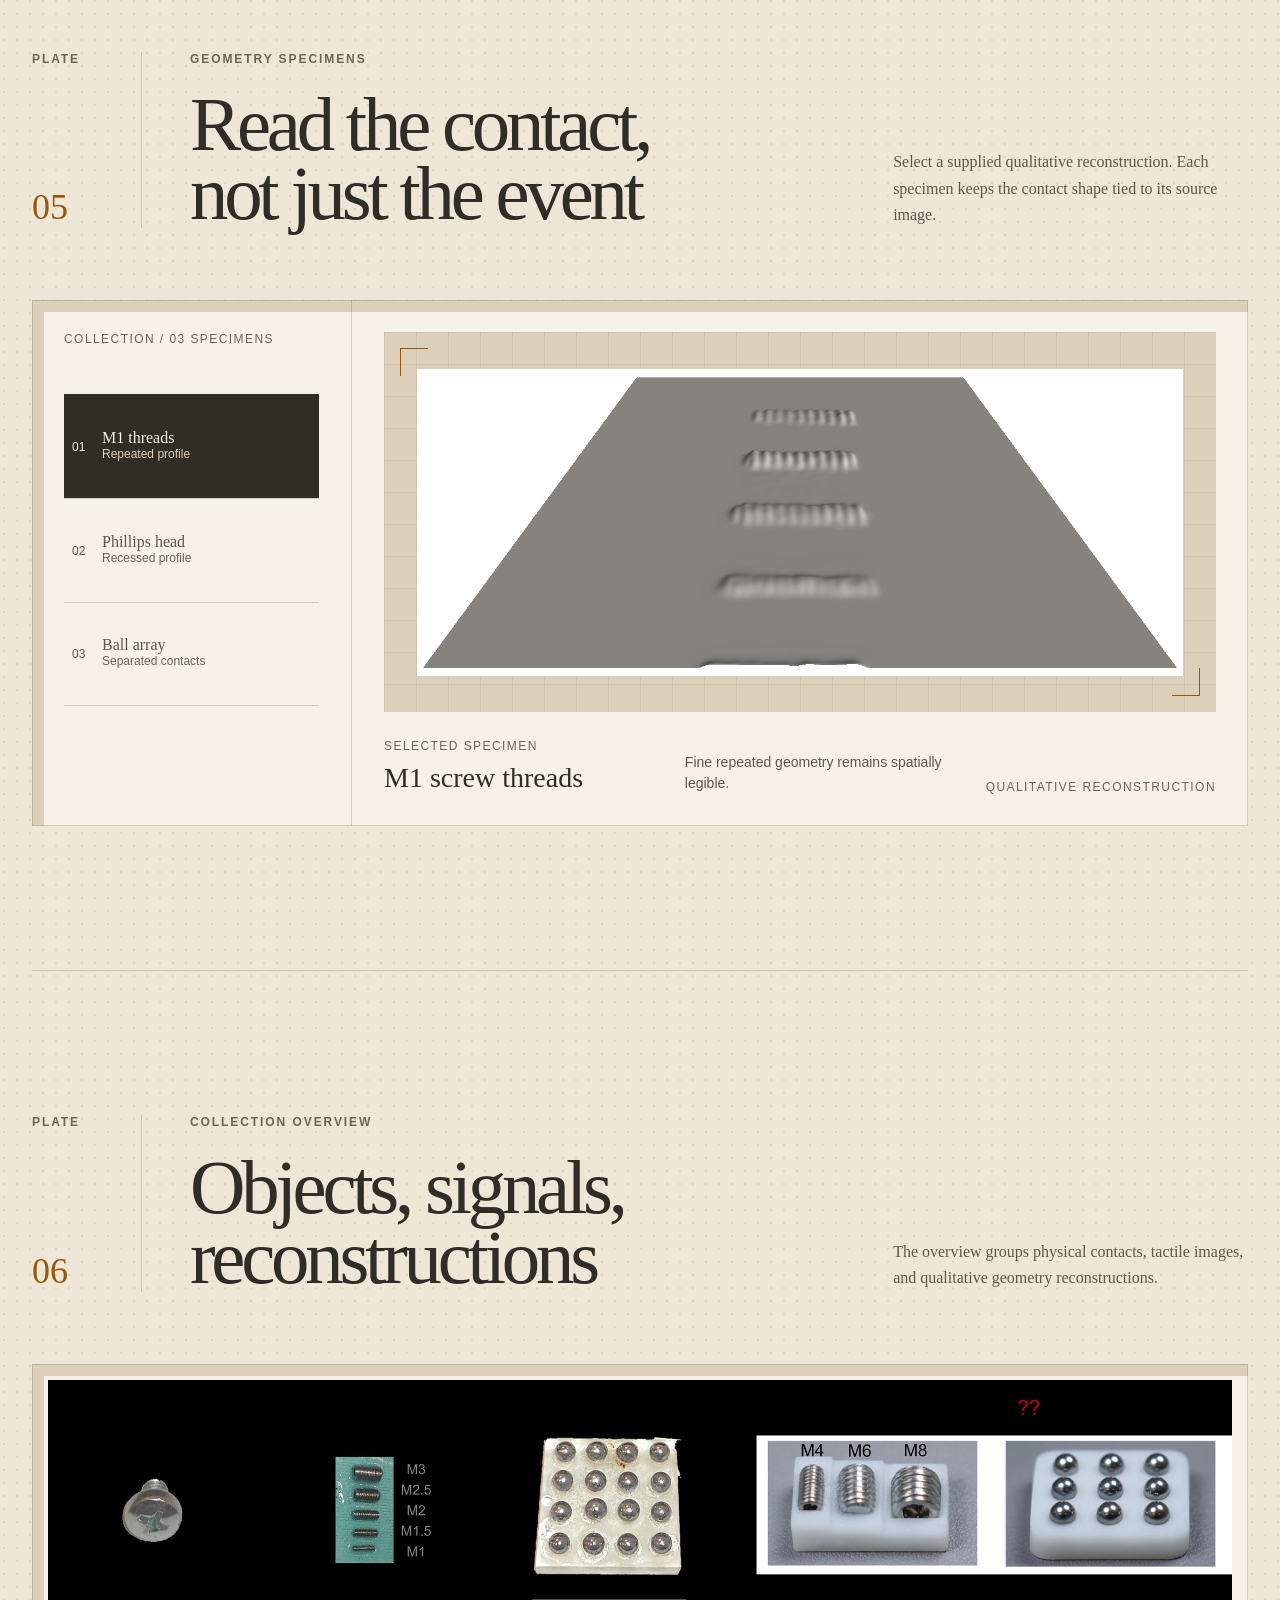
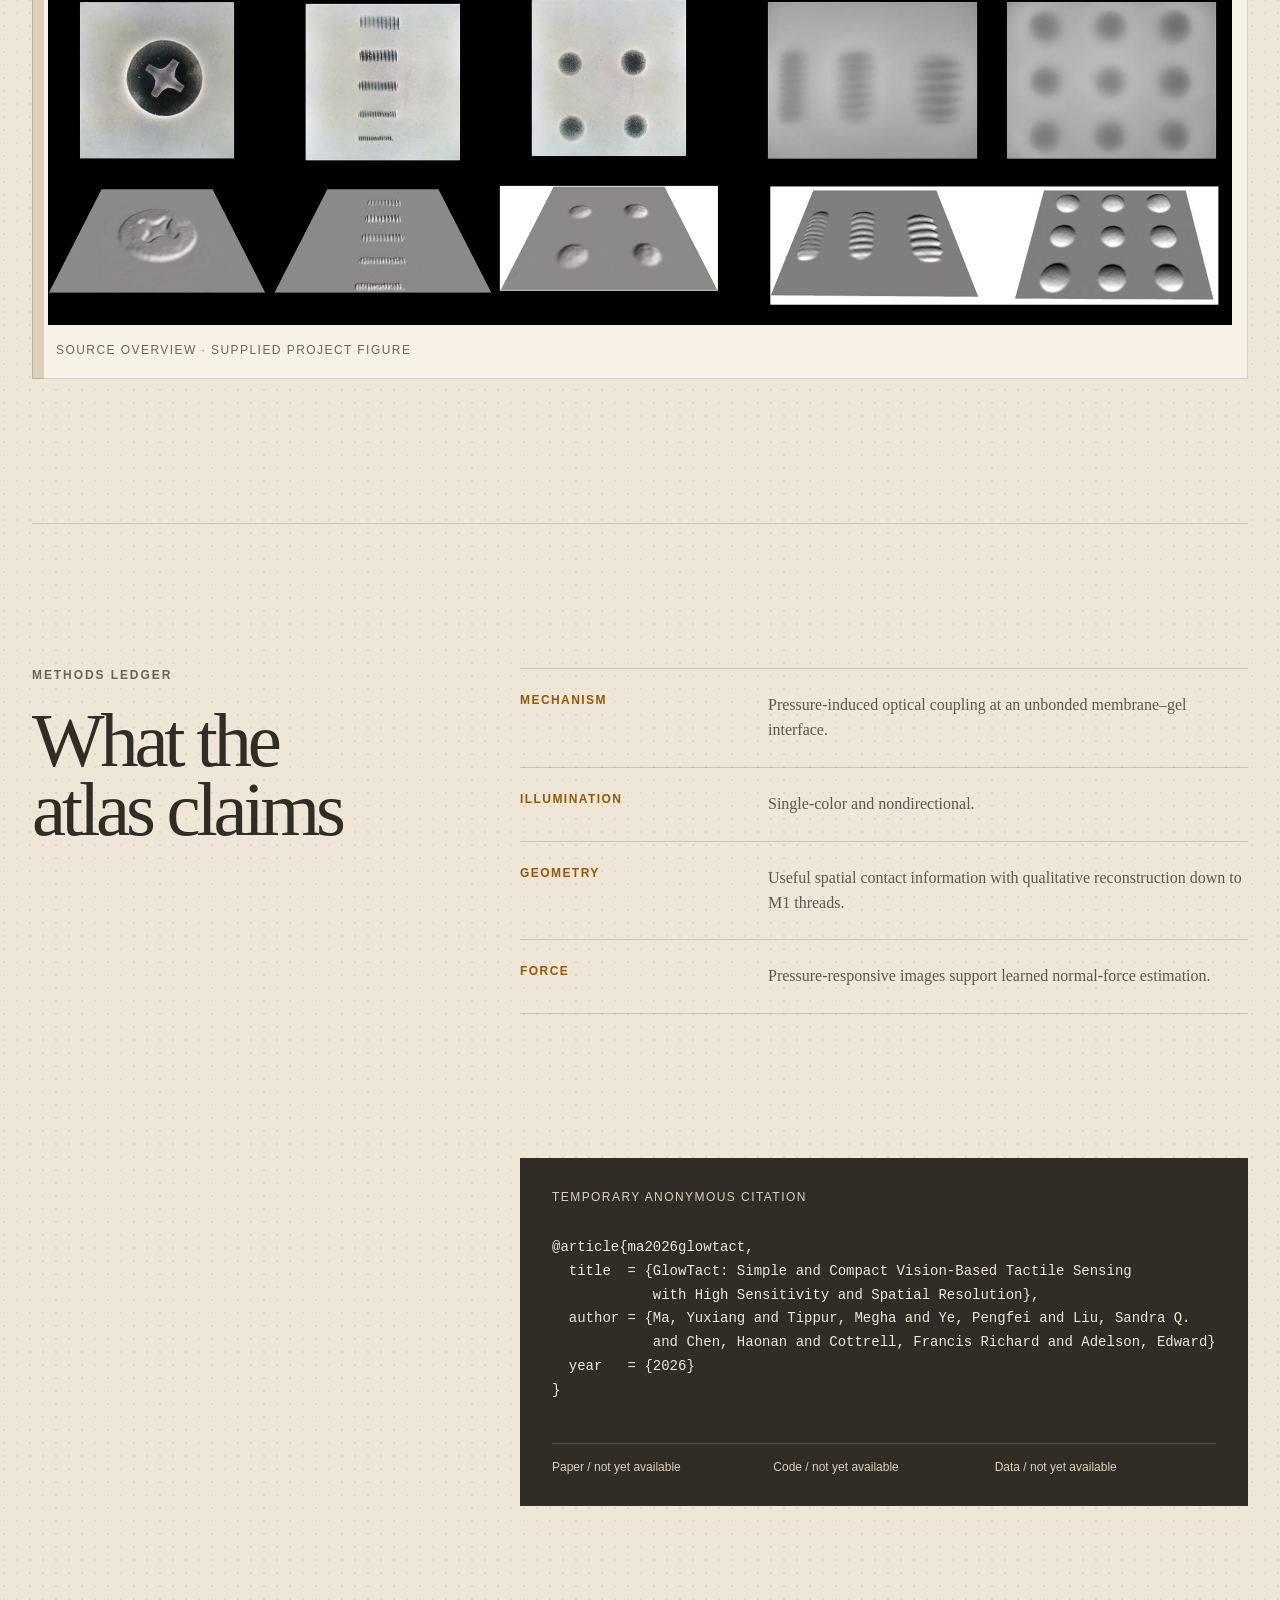
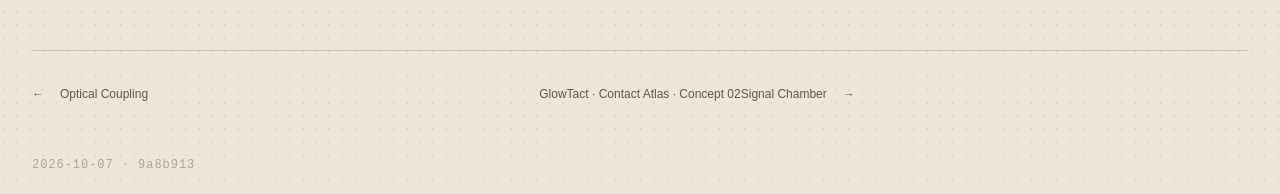
<file: design/concept-02/index.html>
<!doctype html>
<html lang="en">
  <head>
    <meta charset="utf-8">
    <meta name="viewport" content="width=device-width, initial-scale=1">
    <meta name="description" content="Contact Atlas: an evidence-first interactive website concept for GlowTact.">
    <meta name="robots" content="noindex">
    <title>GlowTact — Contact Atlas</title>
    <link rel="stylesheet" href="./styles.css">
    <script src="./app.js" defer></script>
  </head>
  <body>
    <a class="skip-link" href="#main">Skip to the atlas</a>

    <header class="atlas-header">
      <a class="atlas-brand" href="../" aria-label="Back to GlowTact concept review">
        <span>GT</span>
        <strong>Contact Atlas</strong>
      </a>
      <nav aria-label="Atlas chapters">
        <a href="#plate-mechanism">Mechanism</a>
        <a href="#plates">Specimens</a>
        <a href="#ledger">Ledger</a>
      </nav>
      <a class="concept-mark" href="../">
        <span>Concept</span>
        <strong>02 / 03</strong>
      </a>
    </header>

    <main id="main">
      <section class="atlas-hero" aria-labelledby="atlas-title">
        <div class="hero-index" aria-hidden="true">
          <span>ATLAS</span>
          <strong>01—06</strong>
        </div>
        <div class="hero-title" data-reveal>
          <p class="chapter-label">GlowTact field notes · contact &amp; geometry</p>
          <h1 id="atlas-title">Every contact leaves a legible trace.</h1>
        </div>
        <div class="hero-copy" data-reveal>
          <p>
            A specimen-led reading of GlowTact: from pressure-induced optical
            coupling to fine contact geometry in compact fingertips.
          </p>
          <dl>
            <div><dt>Illumination</dt><dd>Single-color</dd></div>
            <div><dt>Interface</dt><dd>Unbonded membrane</dd></div>
            <div><dt>Output</dt><dd>Local darkening</dd></div>
          </dl>
        </div>
        <div class="hero-field" aria-hidden="true" data-reveal>
          <span class="field-axis field-axis--x"></span>
          <span class="field-axis field-axis--y"></span>
          <div class="field-contact field-contact--one"><i></i></div>
          <div class="field-contact field-contact--two"><i></i></div>
          <div class="field-contact field-contact--three"><i></i></div>
          <p>Pressure-responsive contact field</p>
        </div>
        <p class="hero-footnote" data-reveal>
          PLATE 01 · CONCEPTUAL CONTACT FIELD · NOT TO SCALE
        </p>
      </section>

      <section class="plate plate--mechanism" id="plate-mechanism" aria-labelledby="mechanism-title">
        <header class="plate-heading" data-reveal>
          <div class="plate-number"><span>PLATE</span><strong>02</strong></div>
          <div>
            <p class="chapter-label">Interface anatomy</p>
            <h2 id="mechanism-title">Inspect the coupling layer</h2>
          </div>
          <p>
            Move the lens; switch layers to read geometry, coupling, or output.
          </p>
        </header>

        <div class="specimen-workbench" data-layer="coupling" data-reveal>
          <div class="specimen-stage" id="comparison-stage">
            <div class="stage-label stage-label--top">
              <span>Specimen GT–C01</span>
              <span>Conceptual section</span>
            </div>
            <div class="stage-grid" aria-hidden="true"></div>
            <div class="stage-base" aria-hidden="true">
              <span class="section-probe"></span>
              <span class="section-membrane"></span>
              <span class="section-gap"></span>
              <span class="section-gel"></span>
            </div>
            <div class="stage-overlay" aria-hidden="true">
              <span class="overlay-membrane"></span>
              <span class="overlay-coupling"></span>
              <span class="overlay-output"></span>
            </div>
            <div class="comparison-rule" aria-hidden="true"><span></span></div>
            <div class="lens-label" aria-hidden="true">LENS</div>
            <div class="stage-scale" aria-hidden="true">
              <span></span><span></span><span></span><span></span><span></span>
            </div>
          </div>

          <aside class="workbench-controls" aria-label="Specimen layer controls">
            <div class="control-heading">
              <span>Layer view</span>
              <strong id="layer-title">Optical coupling</strong>
            </div>
            <div class="layer-tabs" role="group" aria-label="Conceptual layer">
              <button type="button" data-layer="membrane" aria-pressed="false">
                <span>01</span>Membrane
              </button>
              <button type="button" data-layer="coupling" aria-pressed="true">
                <span>02</span>Coupling
              </button>
              <button type="button" data-layer="tactile" aria-pressed="false">
                <span>03</span>Tactile
              </button>
            </div>
            <label for="lens-position">
              <span>Comparison lens</span>
              <output id="lens-output" for="lens-position">52%</output>
            </label>
            <input id="lens-position" type="range" min="0" max="100" value="52" aria-label="Comparison lens position">
            <p id="layer-description">
              The amber region marks where pressure increases local membrane–gel
              optical coupling.
            </p>
            <p class="disclosure">Conceptual visualization. Geometry and optical paths are schematic and are not a calibrated mechanical or ray-tracing simulation.</p>
          </aside>
        </div>
      </section>

      <section class="plate plate--catalog" aria-labelledby="catalog-title">
        <header class="plate-heading" data-reveal>
          <div class="plate-number"><span>PLATE</span><strong>03</strong></div>
          <div>
            <p class="chapter-label">Embodiment catalog</p>
            <h2 id="catalog-title">The stack changes shape</h2>
          </div>
          <p>
            Flat, omnidirectional, and humanoid fingertip implementations share
            the pressure-responsive interface.
          </p>
        </header>

        <div class="catalog-grid">
          <article class="catalog-entry catalog-entry--feature" data-reveal>
            <div class="catalog-image">
              <img src="../assets/images/hero-teaser.jpg" alt="Robotic hand using black GlowTact fingertips to grasp a small screw">
              <span>Experimental media</span>
            </div>
            <p class="catalog-code">GT / H–17</p>
            <h3>Humanoid fingertip</h3>
            <p>Approximately 17 mm wide with front-facing tactile coverage.</p>
          </article>
          <article class="catalog-entry" data-reveal>
            <div class="catalog-schematic catalog-schematic--flat" aria-hidden="true">
              <span></span><span></span><span></span>
            </div>
            <p class="catalog-code">GT / F–01</p>
            <h3>Flat sensor</h3>
            <p>Textured silicone, acrylic light guide, perimeter LEDs, and a fisheye camera.</p>
          </article>
          <article class="catalog-entry" data-reveal>
            <div class="catalog-schematic catalog-schematic--omni" aria-hidden="true">
              <span></span><span></span><span></span>
            </div>
            <p class="catalog-code">GT / O–01</p>
            <h3>Omnidirectional tip</h3>
            <p>A clear skeleton and black membrane extend contact around a curved surface.</p>
          </article>
        </div>
      </section>

      <section class="plate plate--pressure" aria-labelledby="pressure-title">
        <header class="plate-heading" data-reveal>
          <div class="plate-number"><span>PLATE</span><strong>04</strong></div>
          <div>
            <p class="chapter-label">Controlled contact</p>
            <h2 id="pressure-title">Darkening preserves texture</h2>
          </div>
          <p>
            Under increasing controlled load, the visible contact grows darker
            while fingerprint structure remains spatially legible.
          </p>
        </header>
        <figure class="pressure-plate" data-reveal>
          <img src="../assets/images/fingerprint-pressure.jpg" alt="Fingerprint tactile contacts at 0.3, 1.0, and 2.0 newtons, with increasing local darkening">
          <figcaption>
            <div><span>0.3 N</span><span>1.0 N</span><span>2.0 N</span></div>
            <p>Experimental media · controlled contact sequence</p>
          </figcaption>
        </figure>
      </section>

      <section class="plate plate--specimens" id="plates" aria-labelledby="specimens-title">
        <header class="plate-heading" data-reveal>
          <div class="plate-number"><span>PLATE</span><strong>05</strong></div>
          <div>
            <p class="chapter-label">Geometry specimens</p>
            <h2 id="specimens-title">Read the contact, not just the event</h2>
          </div>
          <p>
            Select a supplied qualitative reconstruction. Each specimen keeps
            the contact shape tied to its source image.
          </p>
        </header>

        <div class="geometry-browser" data-reveal>
          <div class="specimen-sidebar">
            <p>Collection / 03 specimens</p>
            <div class="specimen-tabs" role="group" aria-label="Geometry specimen">
              <button type="button" data-specimen="thread" aria-pressed="true">
                <span>01</span><strong>M1 threads</strong><i>Repeated profile</i>
              </button>
              <button type="button" data-specimen="phillips" aria-pressed="false">
                <span>02</span><strong>Phillips head</strong><i>Recessed profile</i>
              </button>
              <button type="button" data-specimen="balls" aria-pressed="false">
                <span>03</span><strong>Ball array</strong><i>Separated contacts</i>
              </button>
            </div>
          </div>
          <figure class="geometry-figure">
            <div class="geometry-image">
              <img id="specimen-image" src="../assets/images/thread-mesh.png" alt="Qualitative reconstruction of M1 screw threads">
              <span class="image-corner image-corner--tl"></span>
              <span class="image-corner image-corner--br"></span>
            </div>
            <figcaption>
              <div>
                <span>Selected specimen</span>
                <h3 id="specimen-title">M1 screw threads</h3>
              </div>
              <p id="specimen-note">Fine repeated geometry remains spatially legible.</p>
              <span>Qualitative reconstruction</span>
            </figcaption>
          </figure>
        </div>
      </section>

      <section class="plate plate--overview" aria-labelledby="overview-title">
        <header class="plate-heading" data-reveal>
          <div class="plate-number"><span>PLATE</span><strong>06</strong></div>
          <div>
            <p class="chapter-label">Collection overview</p>
            <h2 id="overview-title">Objects, signals, reconstructions</h2>
          </div>
          <p>
            The overview groups physical contacts, tactile images, and
            qualitative geometry reconstructions.
          </p>
        </header>
        <figure class="overview-figure" data-reveal>
          <img src="../assets/images/reconstruction-overview.jpg" alt="Collection of contact objects, tactile images, and qualitative reconstructions">
          <figcaption>Source overview · supplied project figure</figcaption>
        </figure>
      </section>

      <section class="ledger" id="ledger" aria-labelledby="ledger-title">
        <div class="ledger-heading">
          <p class="chapter-label">Methods ledger</p>
          <h2 id="ledger-title">What the atlas claims</h2>
        </div>
        <dl class="ledger-list">
          <div data-reveal>
            <dt>Mechanism</dt>
            <dd>Pressure-induced optical coupling at an unbonded membrane–gel interface.</dd>
          </div>
          <div data-reveal>
            <dt>Illumination</dt>
            <dd>Single-color and nondirectional.</dd>
          </div>
          <div data-reveal>
            <dt>Geometry</dt>
            <dd>Useful spatial contact information with qualitative reconstruction down to M1 threads.</dd>
          </div>
          <div data-reveal>
            <dt>Force</dt>
            <dd>Pressure-responsive images support learned normal-force estimation.</dd>
          </div>
        </dl>
        <div class="citation-block">
          <p>Temporary anonymous citation</p>
          <pre><code>@article{ma2026glowtact,
  title  = {GlowTact: Simple and Compact Vision-Based Tactile Sensing
            with High Sensitivity and Spatial Resolution},
  author = {Ma, Yuxiang and Tippur, Megha and Ye, Pengfei and Liu, Sandra Q.
            and Chen, Haonan and Cottrell, Francis Richard and Adelson, Edward},
  year   = {2026}
}</code></pre>
          <div class="availability">
            <span aria-disabled="true">Paper / not yet available</span>
            <span aria-disabled="true">Code / not yet available</span>
            <span aria-disabled="true">Data / not yet available</span>
          </div>
        </div>
      </section>
    </main>

    <footer class="atlas-footer">
      <a href="../concept-01/"><span aria-hidden="true">←</span> Optical Coupling</a>
      <p>GlowTact · Contact Atlas · Concept 02</p>
      <a href="../concept-03/">Signal Chamber <span aria-hidden="true">→</span></a>
      <span class="build-stamp" aria-hidden="true">2026-10-07 · 9a8b913</span>
    </footer>
  </body>
</html>
</file>
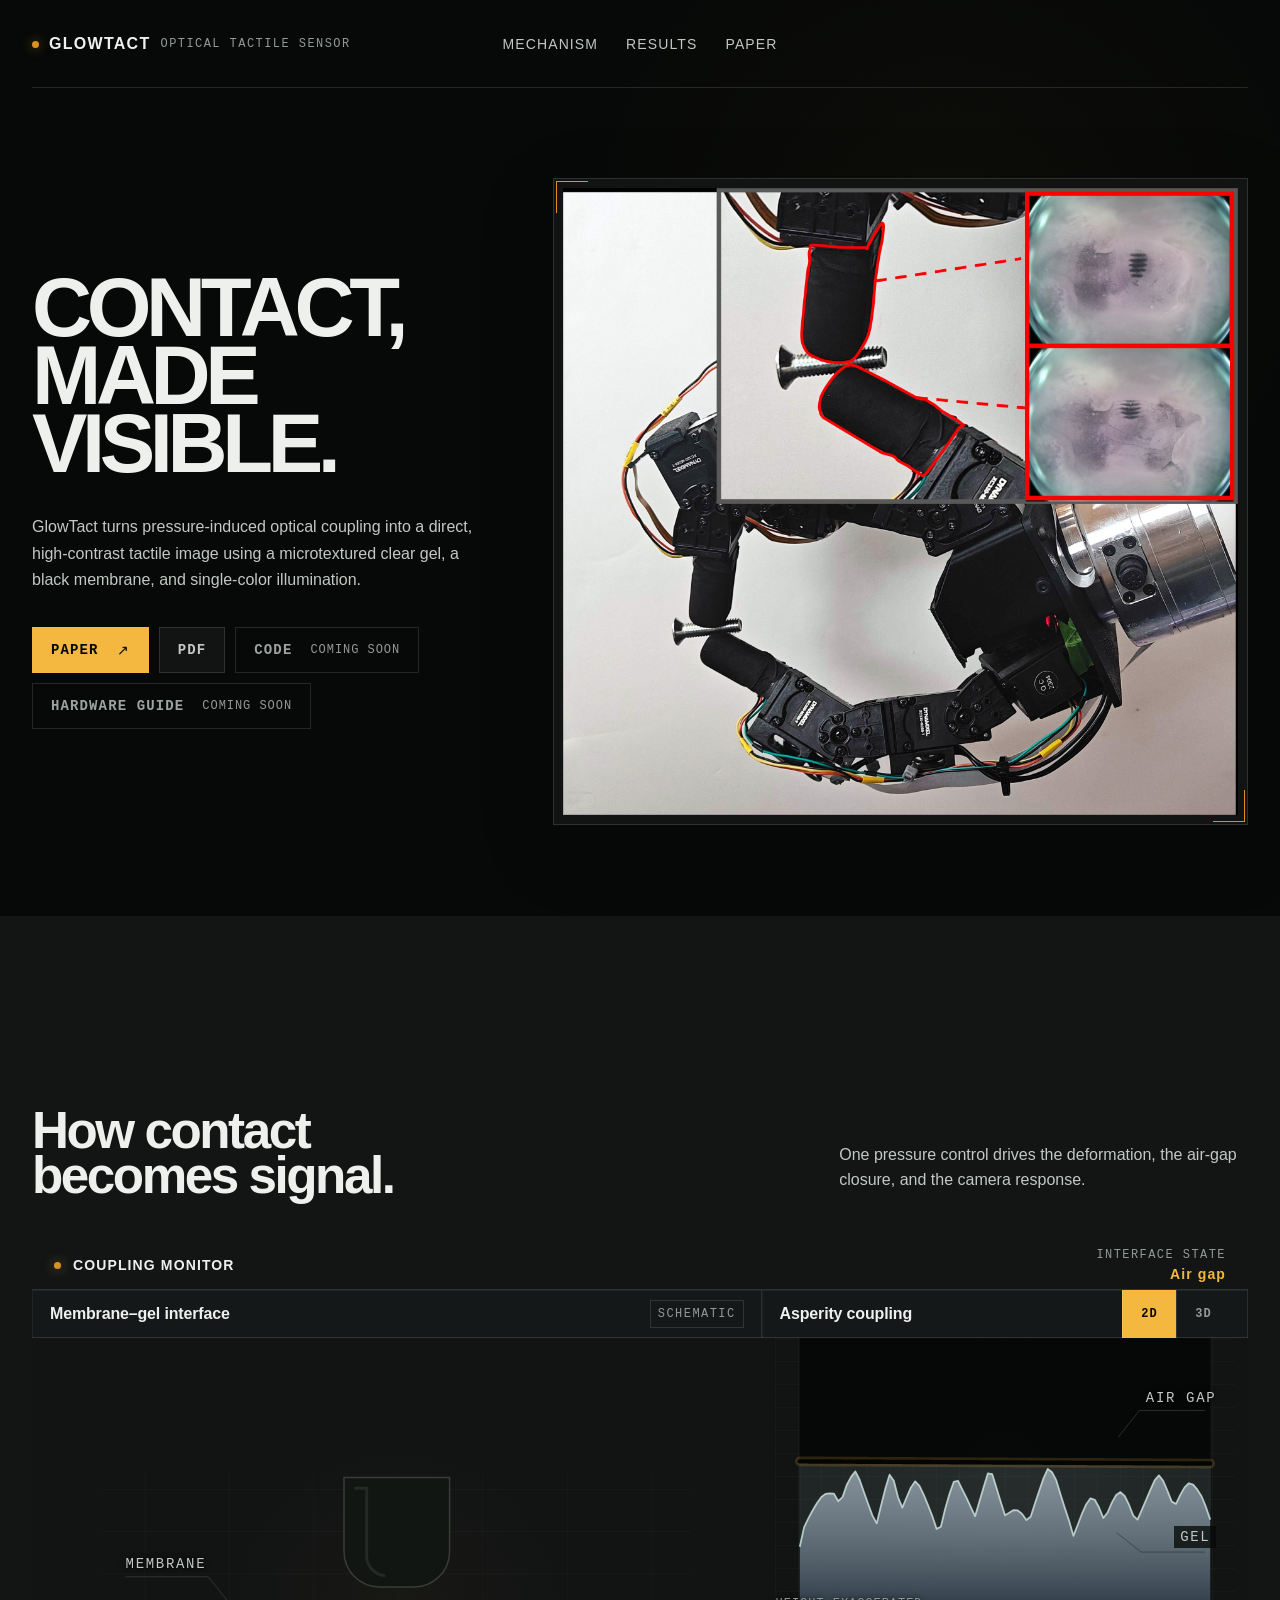
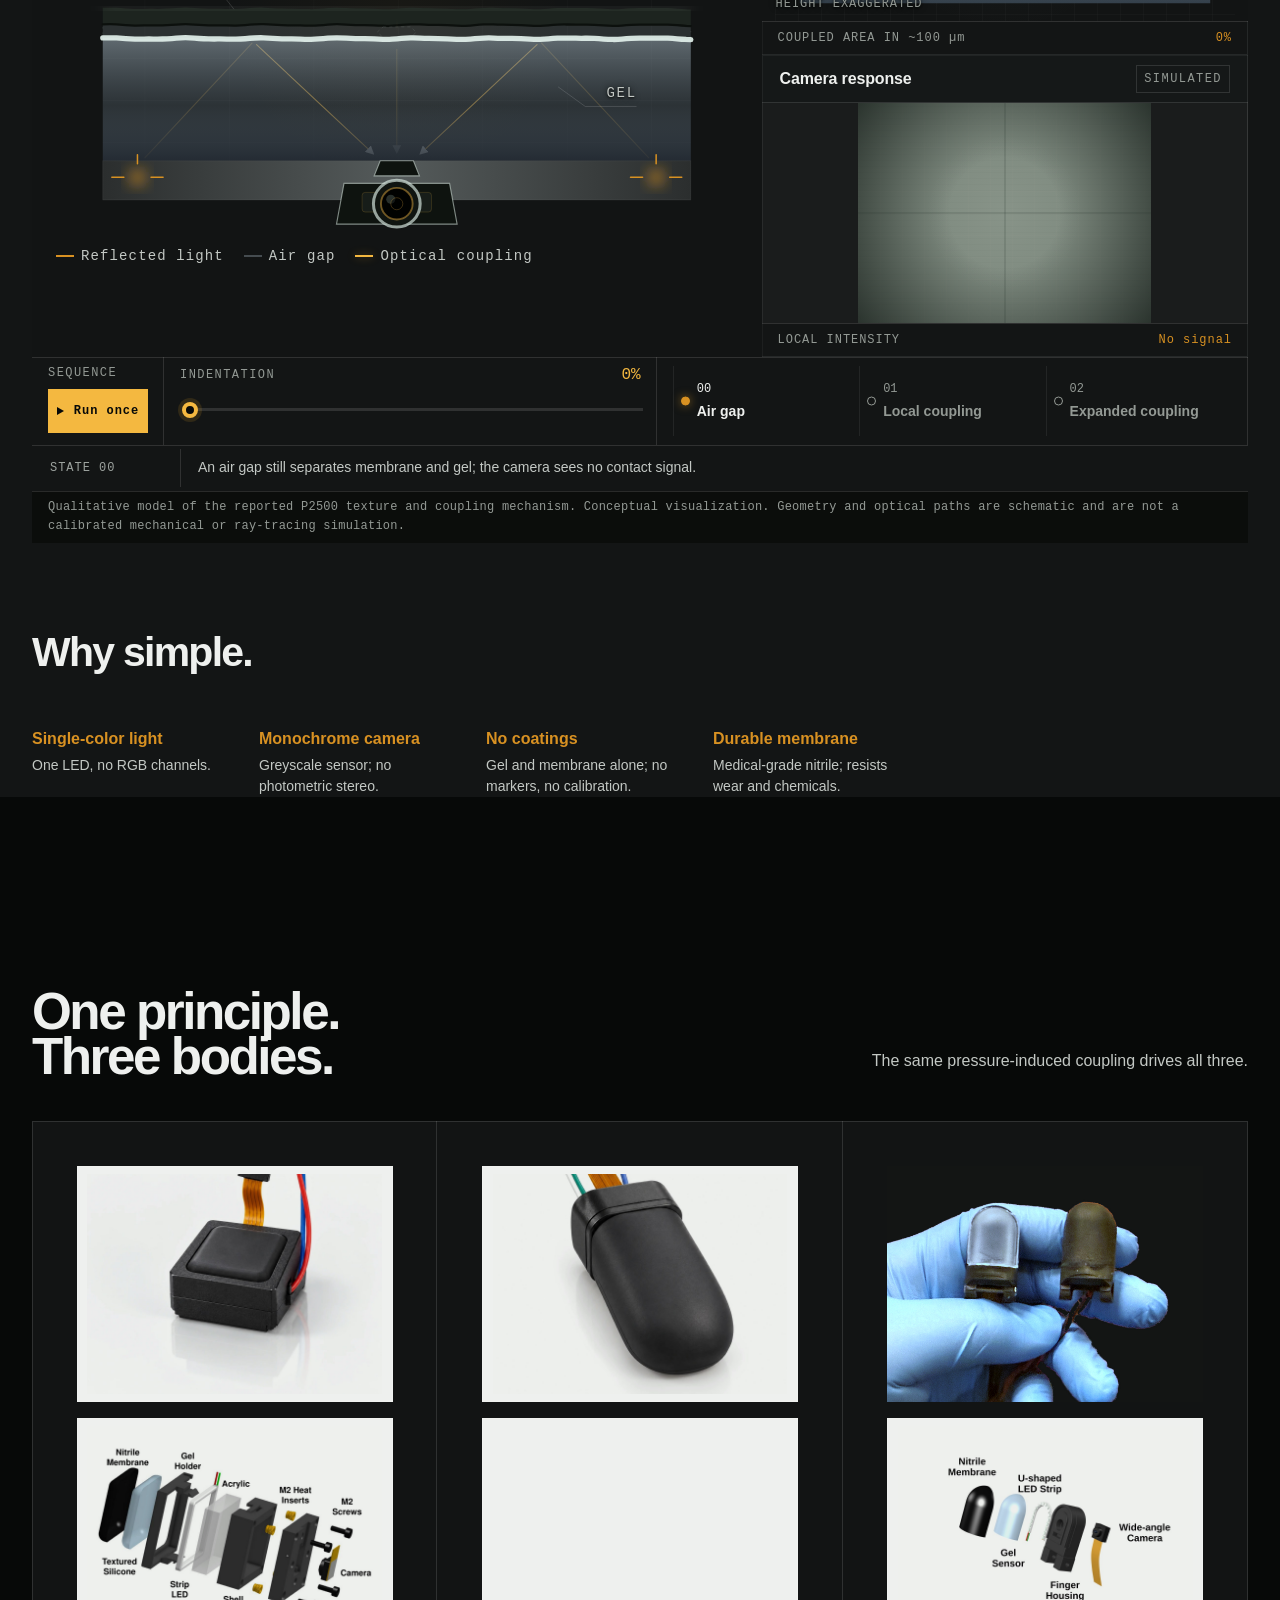
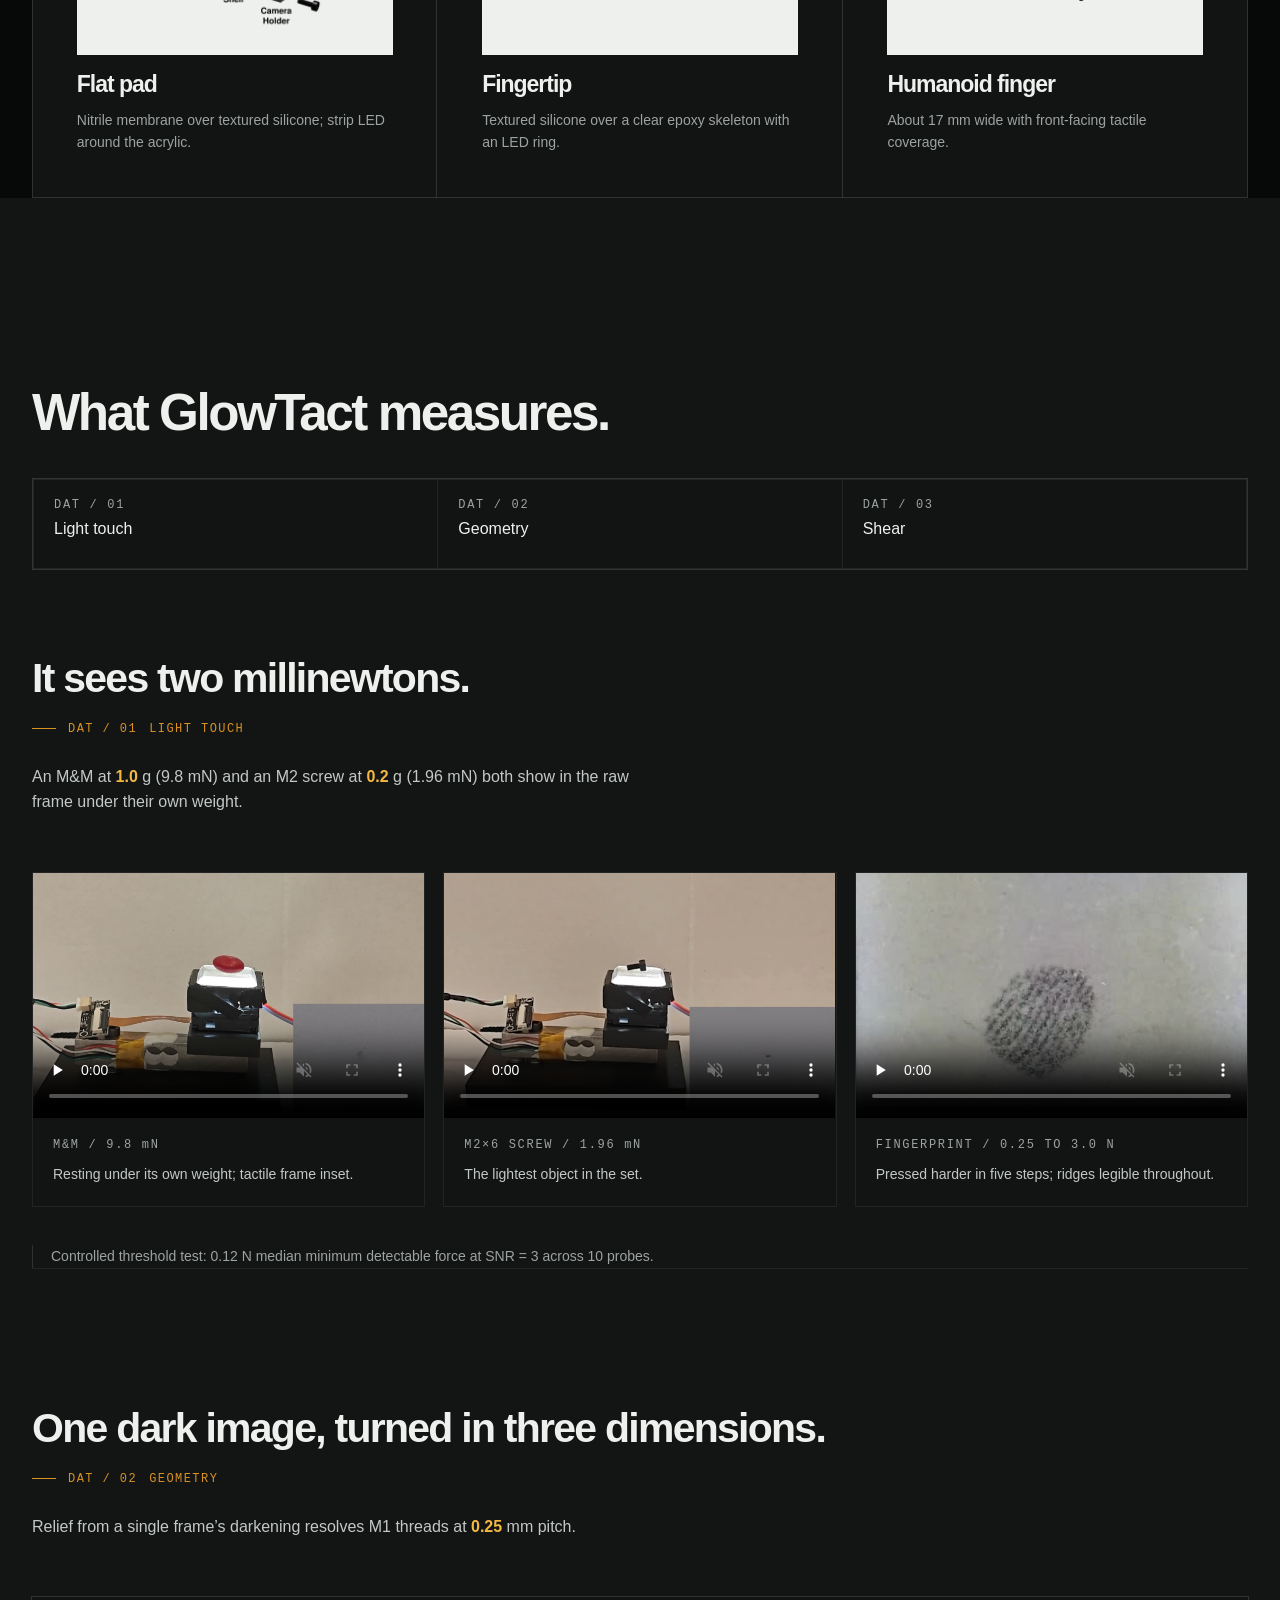
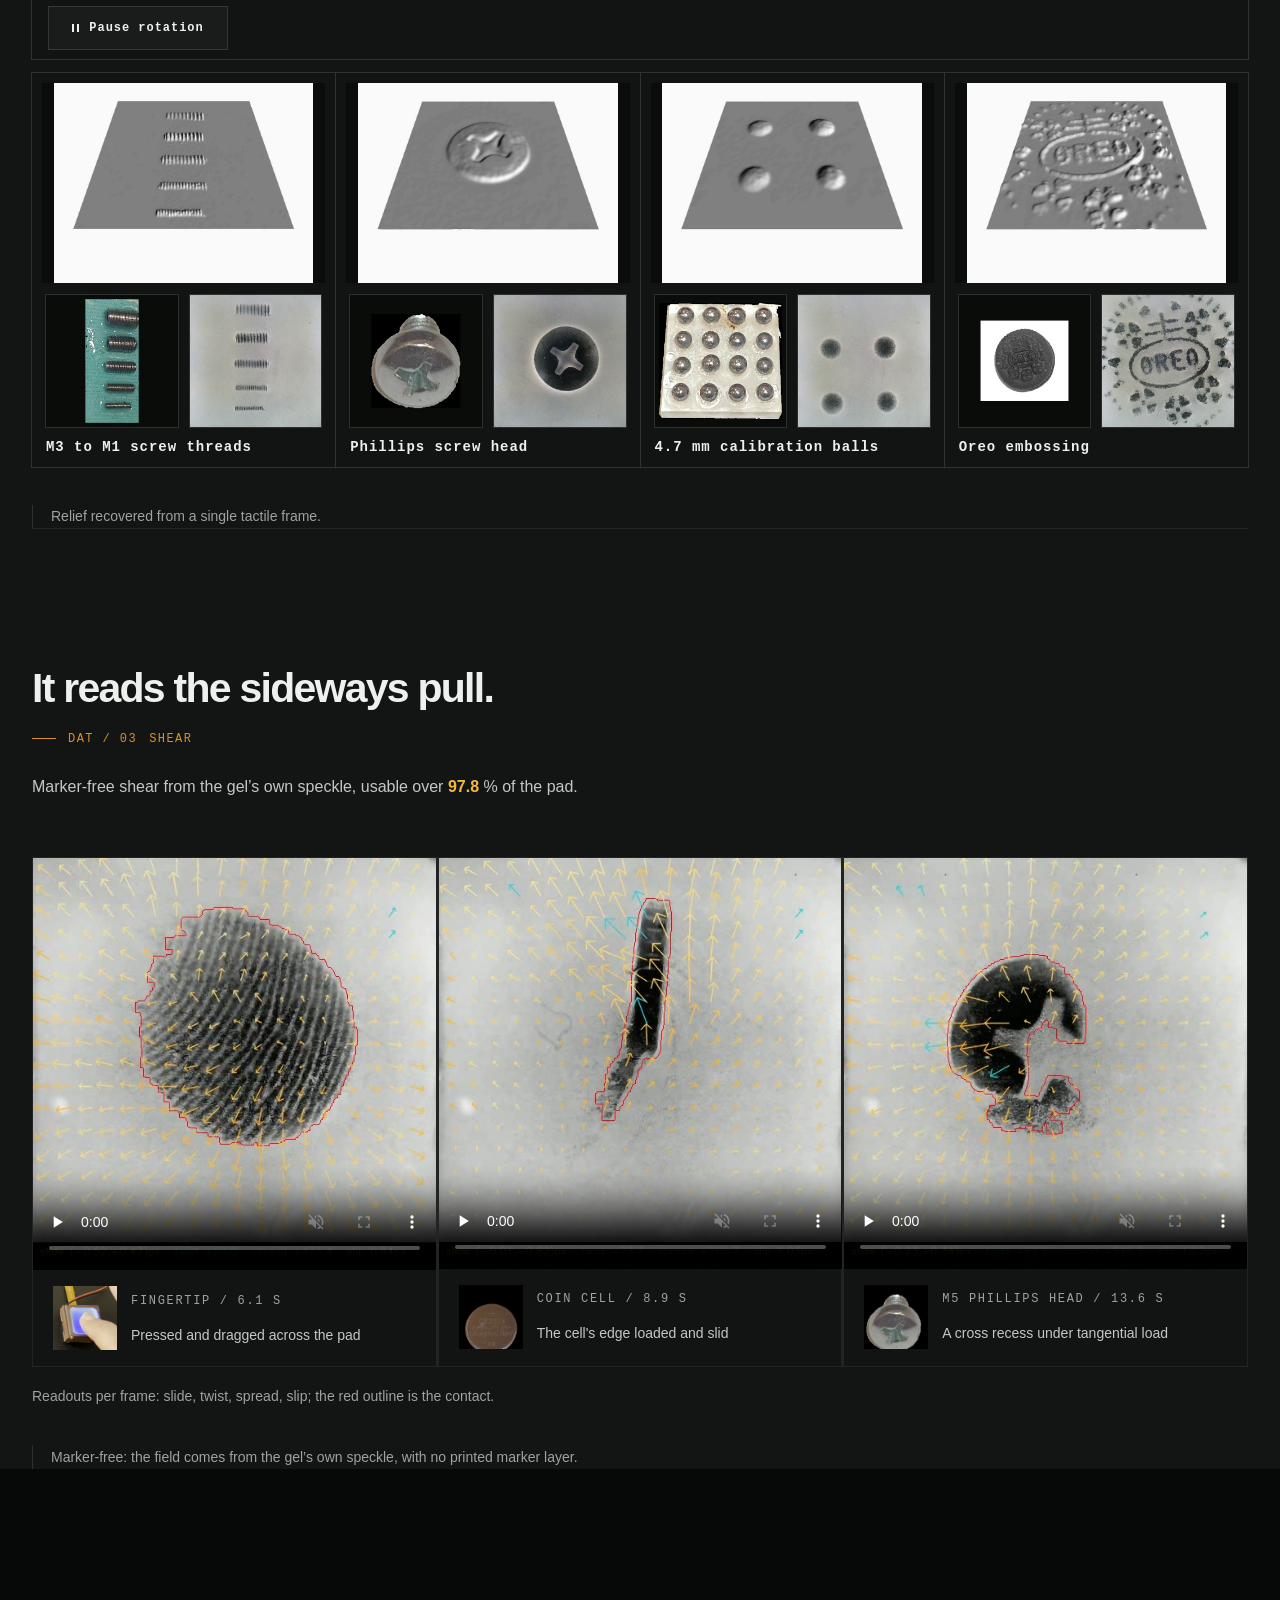
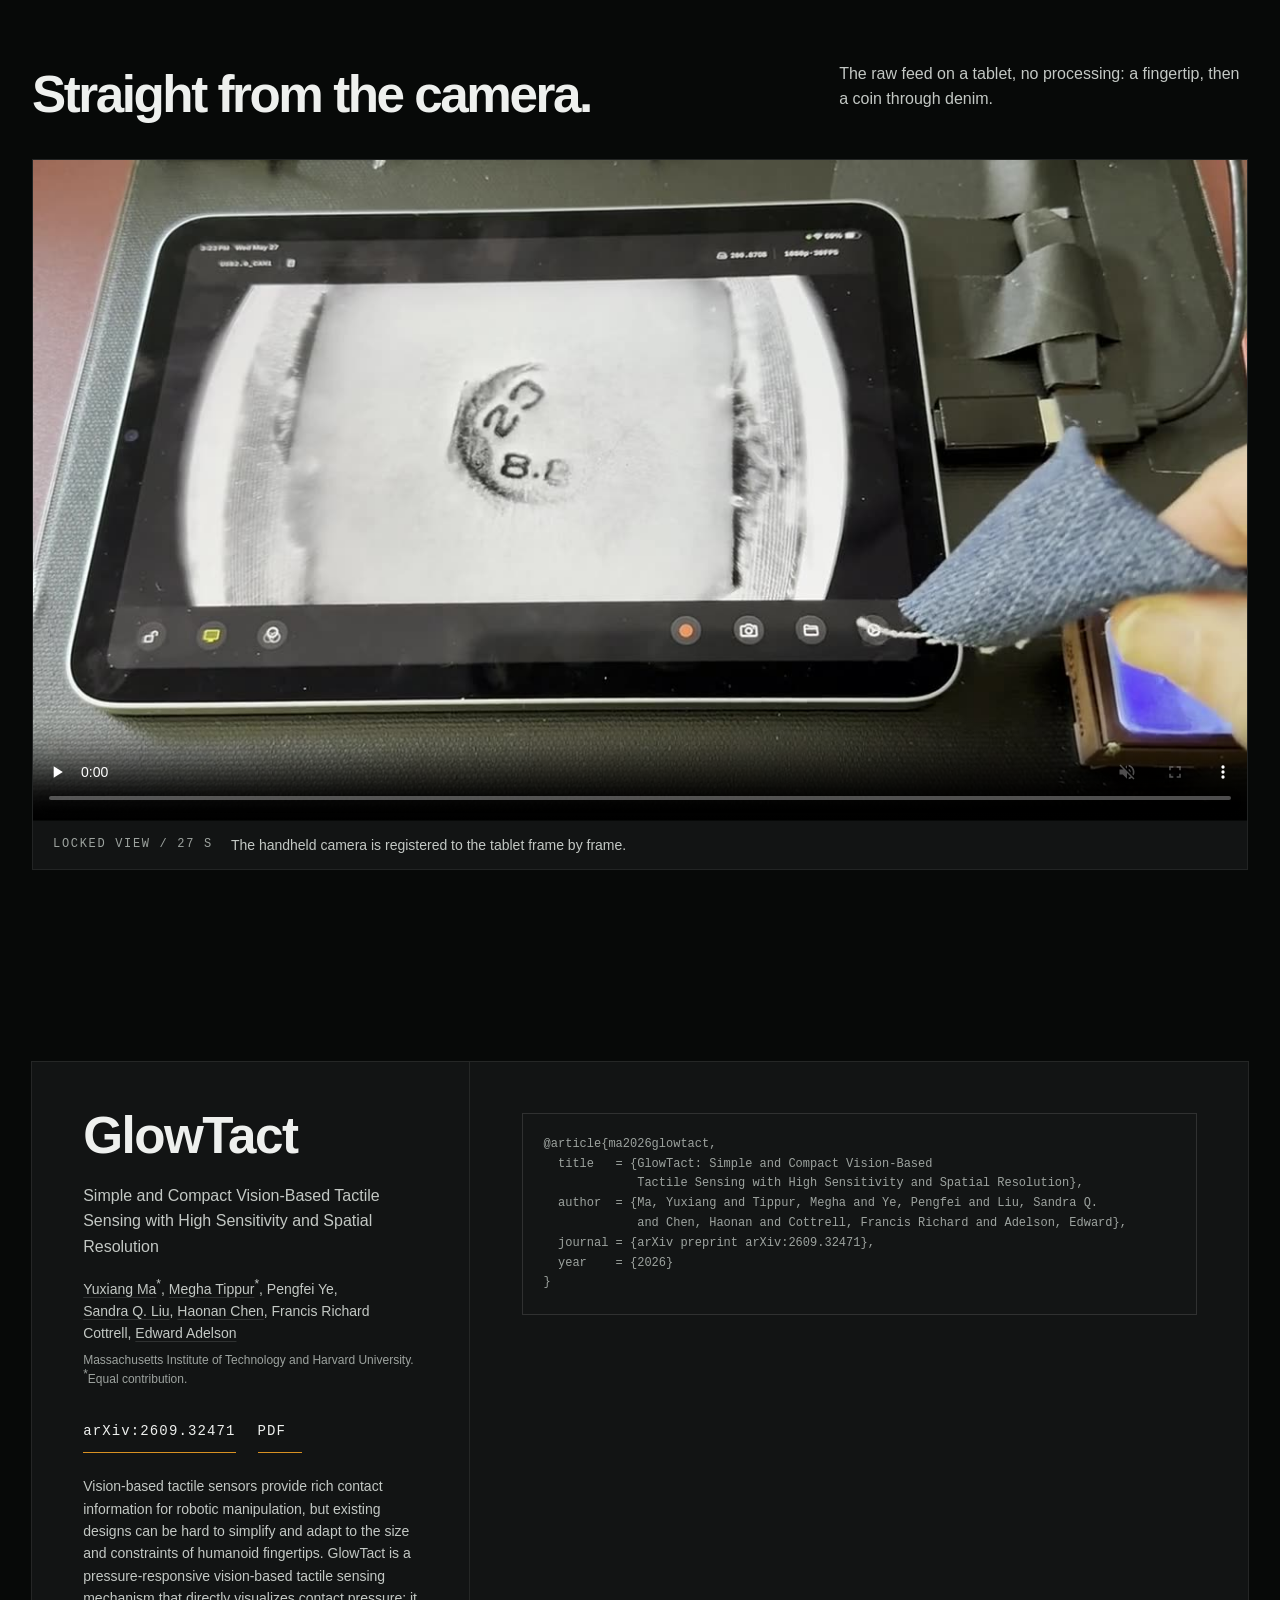
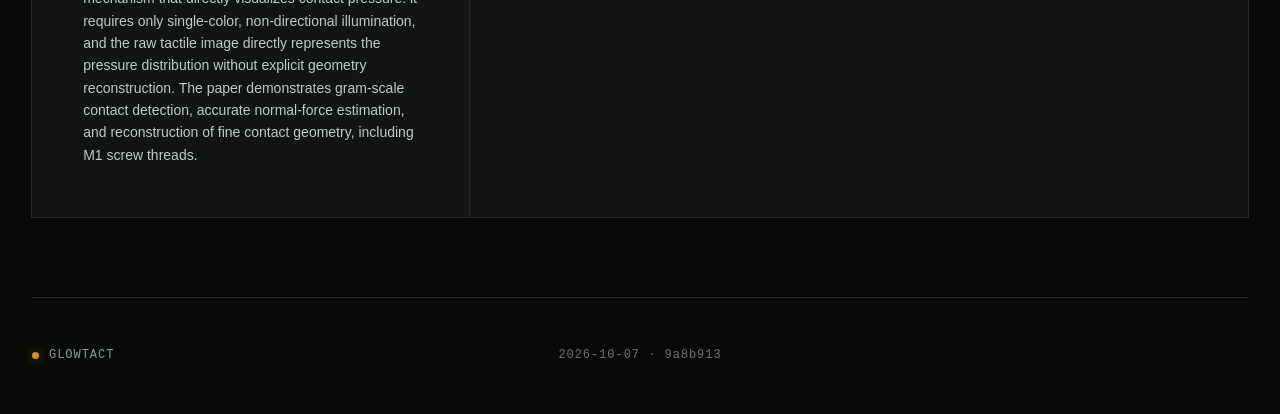
<file: design/concept-03/index.html>
<!doctype html>
<html lang="en">
  <head>
    <meta charset="utf-8">
    <meta name="viewport" content="width=device-width, initial-scale=1">
    <meta
      name="description"
      content="GlowTact: a simple, compact vision-based tactile sensor for robot and humanoid fingertips. Single-color light, a nitrile membrane on microtextured gel, and the raw image carries the pressure signal. Paper, mechanism, results."
    >
    <title>GlowTact — Simple and compact vision-based tactile sensing</title>
    <meta name="robots" content="noindex">
    <link rel="canonical" href="https://glowtact.github.io/">
    <meta property="og:type" content="website">
    <meta property="og:site_name" content="GlowTact">
    <meta property="og:title" content="GlowTact: simple and compact vision-based tactile sensing">
    <meta property="og:description" content="A pressure-responsive tactile sensor: single-color light, a black nitrile membrane on microtextured gel, and the raw image directly represents the pressure distribution. Gram-scale contact detection; M1 screw threads resolved.">
    <meta property="og:url" content="https://glowtact.github.io/">
    <meta property="og:image" content="https://glowtact.github.io/design/assets/images/og-image.jpg">
    <meta property="og:image:width" content="1200">
    <meta property="og:image:height" content="630">
    <meta property="og:image:alt" content="A robot hand with black GlowTact fingertips grasping a screw, with the tactile images inset">
    <meta name="twitter:card" content="summary_large_image">
    <meta name="twitter:title" content="GlowTact: simple and compact vision-based tactile sensing">
    <meta name="twitter:description" content="Single-color light, a black nitrile membrane on microtextured gel, and the raw image directly represents the pressure distribution. Gram-scale contact detection; M1 screw threads resolved.">
    <meta name="twitter:image" content="https://glowtact.github.io/design/assets/images/og-image.jpg">
    <script type="application/ld+json">
{
  "@context": "https://schema.org",
  "@type": "ScholarlyArticle",
  "headline": "GlowTact: Simple and Compact Vision-Based Tactile Sensing with High Sensitivity and Spatial Resolution",
  "name": "GlowTact: Simple and Compact Vision-Based Tactile Sensing with High Sensitivity and Spatial Resolution",
  "abstract": "Vision-based tactile sensors (VBTS) provide rich contact information for robotic manipulation, but existing designs can be hard to simplify and adapt to the size and constraints of humanoid fingertips. We introduce GlowTact, a pressure-responsive vision-based tactile sensing mechanism that directly visualizes contact pressure. GlowTact requires only single-color, non-directional illumination, and the raw tactile image directly represents the pressure distribution without explicit geometry reconstruction. This simple sensing principle enables compact, customizable tactile sensors while preserving high sensitivity and rich spatial detail. We demonstrate gram-scale contact detection, accurate normal-force estimation, and reconstruction of fine contact geometry, including M1 screw threads. These results establish GlowTact as a practical new sensing technology for compact humanoid fingertips, combining a durable nitrile membrane and simple optical design with sensitive and information-rich tactile perception.",
  "author": [
    {
      "@type": "Person",
      "name": "Yuxiang Ma",
      "url": "https://yuxiang-ma.github.io/",
      "affiliation": {
        "@type": "Organization",
        "name": "Massachusetts Institute of Technology"
      }
    },
    {
      "@type": "Person",
      "name": "Megha Tippur",
      "url": "https://www.csail.mit.edu/person/megha-tippur",
      "affiliation": {
        "@type": "Organization",
        "name": "Massachusetts Institute of Technology"
      }
    },
    {
      "@type": "Person",
      "name": "Pengfei Ye",
      "affiliation": {
        "@type": "Organization",
        "name": "Massachusetts Institute of Technology"
      }
    },
    {
      "@type": "Person",
      "name": "Sandra Q. Liu",
      "url": "https://scholar.google.com/citations?user=6NX22usAAAAJ",
      "affiliation": {
        "@type": "Organization",
        "name": "Massachusetts Institute of Technology"
      }
    },
    {
      "@type": "Person",
      "name": "Haonan Chen",
      "url": "https://haonan16.github.io/",
      "affiliation": [
        {
          "@type": "Organization",
          "name": "Massachusetts Institute of Technology"
        },
        {
          "@type": "Organization",
          "name": "Harvard University"
        }
      ]
    },
    {
      "@type": "Person",
      "name": "Francis Richard Cottrell",
      "affiliation": {
        "@type": "Organization",
        "name": "Massachusetts Institute of Technology"
      }
    },
    {
      "@type": "Person",
      "name": "Edward Adelson",
      "url": "https://www.csail.mit.edu/person/ted-adelson",
      "affiliation": {
        "@type": "Organization",
        "name": "Massachusetts Institute of Technology"
      }
    }
  ],
  "datePublished": "2026-09-26",
  "identifier": "arXiv:2609.32471",
  "sameAs": "https://arxiv.org/abs/2609.32471",
  "url": "https://glowtact.github.io/",
  "image": "https://glowtact.github.io/design/assets/images/og-image.jpg",
  "encoding": {
    "@type": "MediaObject",
    "contentUrl": "https://glowtact.github.io/GlowTact.pdf",
    "encodingFormat": "application/pdf"
  },
  "keywords": [
    "vision-based tactile sensor",
    "tactile sensing",
    "robot fingertip",
    "humanoid fingertip",
    "contact pressure",
    "optical coupling",
    "nitrile membrane"
  ]
}
    </script>
    <link rel="stylesheet" href="./styles.css">
    <script src="./app.js" defer></script>
  </head>
  <body>
    <a class="skip-link" href="#main">Skip to content</a>

    <header class="instrument-header">
      <a class="instrument-brand" href="#main" aria-label="GlowTact">
        <span class="status-lamp" aria-hidden="true"></span>
        <strong>GLOWTACT</strong>
        <span>OPTICAL TACTILE SENSOR</span>
      </a>
      <nav aria-label="Sections">
        <a href="#mechanism">Mechanism</a>
        <a href="#results">Results</a>
        <a href="https://arxiv.org/abs/2609.32471" target="_blank" rel="noopener">Paper</a>
      </nav>
    </header>

    <main id="main">
      <section class="signal-hero" aria-labelledby="signal-title">
        <div class="hero-copy" data-reveal>
          <h1 id="signal-title">Contact,<br>made visible.</h1>
          <p class="hero-summary">
            GlowTact turns pressure-induced optical coupling into a direct,
            high-contrast tactile image using a microtextured clear gel,
            a black membrane, and single-color illumination.
          </p>
          <div class="hero-actions">
            <a class="button button--primary" href="https://arxiv.org/abs/2609.32471" target="_blank" rel="noopener">
              Paper
              <span aria-hidden="true">↗</span>
            </a>
            <a class="button button--quiet" href="../../GlowTact.pdf" target="_blank" rel="noopener">PDF</a>
            <span class="button button--pending" aria-disabled="true">
              Code <small>coming soon</small>
            </span>
            <span class="button button--pending" aria-disabled="true">
              Hardware guide <small>coming soon</small>
            </span>
          </div>
        </div>

        <figure class="hero-figure" data-reveal>
          <div class="hero-figure__frame">
            <img
              src="../assets/images/hero-teaser.jpg"
              alt="Paper teaser showing robotic hands using black GlowTact fingertips to contact screws, with corresponding tactile camera images"
            >
            <span class="figure-corner figure-corner--top" aria-hidden="true"></span>
            <span class="figure-corner figure-corner--bottom" aria-hidden="true"></span>
          </div>
        </figure>
      </section>

      <section class="mechanism" id="mechanism" aria-labelledby="mechanism-title">
        <header class="section-header" data-reveal>
          <div>
            <h2 id="mechanism-title">How contact<br>becomes signal.</h2>
          </div>
          <p>
            One pressure control drives the deformation, the air-gap closure, and the camera response.
          </p>
        </header>

        <div class="mechanism-shell" data-reveal>
          <header class="mechanism-toolbar">
            <div class="toolbar-identity">
              <span class="status-lamp" aria-hidden="true"></span>
              <div>
                <strong>COUPLING MONITOR</strong>
              </div>
            </div>
            <div class="toolbar-status">
              <span>INTERFACE STATE</span>
              <output id="toolbar-state">Local coupling</output>
            </div>
          </header>

          <div class="mechanism-grid">
            <article class="instrument-view macro-view" aria-labelledby="macro-title">
              <header class="view-header">
                <div>
                  <h3 id="macro-title">Membrane–gel interface</h3>
                </div>
                <span class="view-badge">SCHEMATIC</span>
              </header>

              <div class="macro-stage">
                <div class="stage-frame">
                <svg
                  id="macro-svg"
                  viewBox="0 0 920 540"
                  role="img"
                  aria-labelledby="macro-svg-title macro-svg-desc"
                >
                  <title id="macro-svg-title">GlowTact device-scale optical coupling diagram</title>
                  <desc id="macro-svg-desc">
                    A black membrane deforms toward a near-flat, approximately 9 UM
                    microtextured clear-gel interface as qualitative pressure increases.
                    A centered camera and field of view magnify the interface into a
                    qualitative, approximately 100 UM local window.
                  </desc>
                  <defs>
                    <linearGradient id="gel-gradient" x1="0" y1="0" x2="0" y2="1">
                      <stop offset="0" stop-color="#a3b4bf" stop-opacity=".54"></stop>
                      <stop offset=".55" stop-color="#63737f" stop-opacity=".32"></stop>
                      <stop offset="1" stop-color="#28303a" stop-opacity=".82"></stop>
                    </linearGradient>
                    <linearGradient id="acrylic-gradient" x1="0" y1="0" x2="1" y2="0">
                      <stop offset="0" stop-color="#2b2e2e"></stop>
                      <stop offset=".5" stop-color="#555b5b"></stop>
                      <stop offset="1" stop-color="#2b2e2e"></stop>
                    </linearGradient>
                    <radialGradient id="coupling-gradient">
                      <stop offset="0" stop-color="#ffc04a" stop-opacity=".76"></stop>
                      <stop offset=".55" stop-color="#e3a128" stop-opacity=".32"></stop>
                      <stop offset="1" stop-color="#e3a128" stop-opacity="0"></stop>
                    </radialGradient>
                    <filter id="soft-glow" x="-80%" y="-80%" width="260%" height="260%">
                      <feGaussianBlur stdDeviation="10"></feGaussianBlur>
                    </filter>
                    <marker
                      id="ray-arrow"
                      markerWidth="8"
                      markerHeight="8"
                      refX="6"
                      refY="4"
                      orient="auto"
                    >
                      <path d="M0,0 L8,4 L0,8 Z" fill="currentColor"></path>
                    </marker>
                  </defs>

                  <g class="macro-grid-lines" aria-hidden="true">
                    <path d="M70 88H850 M70 144H850 M70 200H850 M70 256H850 M70 312H850 M70 368H850 M70 424H850"></path>
                    <path d="M126 64V460 M238 64V460 M350 64V460 M462 64V460 M574 64V460 M686 64V460 M798 64V460"></path>
                  </g>

                  <g id="macro-indenter">
                    <path d="M390 52H530V150C530 176 509 197 483 197H437C411 197 390 176 390 150Z"></path>
                    <path class="indenter-highlight" d="M405 66H420V156C420 169 430 180 443 182"></path>
                  </g>

                  <path id="macro-air-gap" class="macro-air-gap"></path>
                  <path id="macro-membrane-body" class="macro-membrane-body"></path>
                  <path id="macro-membrane-shadow" class="macro-membrane-shadow"></path>
                  <path id="macro-membrane" class="macro-membrane"></path>

                  <g id="macro-rays" class="macro-rays" aria-hidden="true">
                    <path class="ray ray--incident" d="M126 444L268 292"></path>
                    <path class="ray ray--reflected ray--left" d="M274 294L428 438" marker-end="url(#ray-arrow)"></path>
                    <path class="ray ray--incident" d="M794 444L652 292"></path>
                    <path class="ray ray--reflected ray--right" d="M646 294L492 438" marker-end="url(#ray-arrow)"></path>
                    <path class="ray ray--center" d="M460 300L460 436" marker-end="url(#ray-arrow)"></path>
                  </g>

                  <path
                    class="macro-gel"
                    d="M70 300
                      C92 286 105 296 126 281
                      C148 266 163 298 184 282
                      C208 263 224 300 246 280
                      C268 260 286 299 310 279
                      C334 257 350 301 374 278
                      C397 256 418 301 440 277
                      C461 254 482 302 505 278
                      C528 258 545 299 568 279
                      C590 260 610 299 632 281
                      C654 263 670 298 694 282
                      C718 265 734 297 756 282
                      C779 268 797 294 820 281
                      C832 274 842 278 850 282
                      L850 448H70Z"
                  ></path>
                  <path
                    class="macro-texture-line"
                    d="M70 286 C260 284 660 288 850 286"
                  ></path>
                  <rect class="macro-acrylic" x="70" y="448" width="780" height="52"></rect>
                  <ellipse id="macro-coupling-glow" class="macro-coupling-glow" cx="460" cy="290" rx="80" ry="28"></ellipse>
                  <path id="macro-coupling-line" class="macro-coupling-line"></path>

                  <g class="macro-label macro-label--membrane" aria-hidden="true">
                    <path d="M100 204H210L244 247"></path>
                  </g>
                  <g class="macro-label macro-label--gel" aria-hidden="true">
                    <path d="M778 376H710L674 350"></path>
                  </g>

                  <!-- Sampled ~100 um window: at a ~10 um texture period the
                       zoom region is only ~0.1-0.2 mm across, so the marker
                       is a small chip on the contact centre. It is kept
                       nearly silent and rides the membrane vertically (see
                       renderMacro); the micro panel header carries the
                       wording, so the schematic needs no label here. -->
                  <g id="macro-scale-marker" class="macro-scale-marker">
                    <path class="macro-sample-window" d="M442 279H478L486 286L478 293H442L434 286Z"></path>
                  </g>

                  <g class="macro-camera">
                    <path class="macro-camera-mount" d="M438 448H482L490 468H430Z"></path>
                    <path class="macro-camera-body" d="M390 478H530L540 532H380Z"></path>
                    <rect class="macro-camera-sensor" x="414" y="490" width="92" height="26" rx="4"></rect>
                    <circle class="macro-camera-ring" cx="460" cy="505" r="31"></circle>
                    <circle class="macro-camera-lens" cx="460" cy="505" r="21"></circle>
                    <circle class="macro-camera-glass" cx="452" cy="499" r="6"></circle>
                    <circle class="macro-camera-aperture" cx="460" cy="505" r="8"></circle>
                  </g>
                  <g class="macro-led macro-led--left">
                    <circle cx="116" cy="470" r="8"></circle>
                    <path d="M98 470H82 M150 470H134 M116 452V440"></path>
                  </g>
                  <g class="macro-led macro-led--right">
                    <circle cx="804" cy="470" r="8"></circle>
                    <path d="M786 470H770 M838 470H822 M804 452V440"></path>
                  </g>
                </svg>
                <div class="stage-labels" aria-hidden="true">
                  <span class="stage-label stage-label--membrane">Membrane</span>
                  <span class="stage-label stage-label--gel">Gel</span>
                </div>
                </div>

                <div class="macro-legend" aria-hidden="true">
                  <span><i class="legend-ray"></i>Reflected light</span>
                  <span><i class="legend-gap"></i>Air gap</span>
                  <span><i class="legend-coupling"></i>Optical coupling</span>
                </div>
              </div>
            </article>

            <article class="instrument-view microscope-view" aria-labelledby="microscope-title">
              <header class="view-header view-header--tabs">
                <div>
                  <h3 id="microscope-title">Asperity coupling</h3>
                </div>
                <div class="micro-tabs" role="tablist" aria-label="Microscope view">
                  <button
                    id="micro-tab-2d"
                    type="button"
                    role="tab"
                    aria-selected="true"
                    aria-controls="micro-panel-2d"
                    tabindex="0"
                  >
                    2D
                  </button>
                  <button
                    id="micro-tab-3d"
                    type="button"
                    role="tab"
                    aria-selected="false"
                    aria-controls="micro-panel-3d"
                    tabindex="-1"
                  >
                    3D
                  </button>
                  <button
                    id="micro-tab-camera"
                    class="micro-tab--phone"
                    type="button"
                    role="tab"
                    aria-selected="false"
                    aria-controls="output-view"
                    tabindex="-1"
                  >
                    Camera
                  </button>
                </div>
              </header>

              <div
                id="micro-panel-2d"
                class="micro-panel micro-panel--2d"
                role="tabpanel"
                aria-labelledby="micro-tab-2d"
              >
                <div class="stage-frame">
                <svg
                  id="micro-svg"
                  viewBox="0 0 520 320"
                  role="img"
                  aria-labelledby="micro-svg-title micro-svg-desc"
                >
                  <title id="micro-svg-title">Two-dimensional microscopic coupling view</title>
                  <desc id="micro-svg-desc">
                    A qualitative side section of an approximately 100 um local
                    window, showing a black membrane approaching spatially
                    distributed asperities and closing local air gaps.
                  </desc>
                  <defs>
                    <linearGradient id="micro-gel-gradient" x1="0" y1="0" x2="0" y2="1">
                      <stop offset="0" stop-color="#adbcc7" stop-opacity=".75"></stop>
                      <stop offset="1" stop-color="#374450" stop-opacity=".92"></stop>
                    </linearGradient>
                    <pattern id="micro-grid" width="26" height="26" patternUnits="userSpaceOnUse">
                      <path d="M26 0H0V26" fill="none" stroke="rgba(255,255,255,.045)" stroke-width="1"></path>
                    </pattern>
                  </defs>
                  <rect width="520" height="320" fill="url(#micro-grid)"></rect>
                  <path id="micro-gap-area" class="micro-gap-area"></path>
                  <path id="micro-surface-fill" class="micro-surface-fill"></path>
                  <path id="micro-surface-line" class="micro-surface-line"></path>
                  <path id="micro-membrane-body" class="micro-membrane-body"></path>
                  <path id="micro-membrane-shadow" class="micro-membrane-shadow"></path>
                  <path id="micro-membrane" class="micro-membrane"></path>
                  <g id="micro-contact-points" class="micro-contact-points"></g>

                  <g class="micro-annotation micro-annotation--gap" aria-hidden="true">
                    <path d="M486 82H412L388 112"></path>
                  </g>
                  <g class="micro-annotation micro-annotation--surface" aria-hidden="true">
                    <path d="M486 242H414L386 220"></path>
                  </g>
                </svg>
                <div class="stage-labels" aria-hidden="true">
                  <span class="stage-label stage-label--gap">Air gap</span>
                  <span class="stage-label stage-label--surface">Gel</span>
                </div>
                </div>
                <div class="micro-scale">
                  <span>HEIGHT EXAGGERATED</span>
                </div>
              </div>

              <div
                id="micro-panel-3d"
                class="micro-panel micro-panel--3d"
                role="tabpanel"
                aria-labelledby="micro-tab-3d"
                hidden
              >
                <canvas
                  id="micro-canvas"
                  width="640"
                  height="400"
                  role="img"
                  aria-label="3D contact field, Local coupling. Qualitative coupled fraction 0 percent."
                ></canvas>
                <p class="canvas-fallback">
                  A fixed oblique projection shows contact islands expanding
                  across the P2500-inspired surface.
                </p>
                <div class="micro-scale">
                  <span><i></i> Coupled area</span>
                </div>
              </div>

              <footer class="microscope-readout">
                <span class="micro-window-label">COUPLED AREA IN ~100 µm</span>
                <output id="contact-fraction">24%</output>
    </footer>
            </article>

            <article class="instrument-view output-view" id="output-view" aria-labelledby="output-title">
              <header class="view-header">
                <div>
                  <h3 id="output-title">Camera response</h3>
                </div>
                <span class="view-badge">SIMULATED</span>
              </header>
              <div class="camera-stage" aria-hidden="true">
                <span class="camera-vignette"></span>
                <span class="camera-noise"></span>
                <span class="camera-contact">
                  <span class="camera-reference"></span>
                  <i></i><i></i><i></i><i></i><i></i>
                </span>
                <span class="camera-reticle camera-reticle--x"></span>
                <span class="camera-reticle camera-reticle--y"></span>
              </div>
              <footer class="camera-readout">
                <span>LOCAL INTENSITY</span>
                <output id="camera-intensity">No signal</output>
              </footer>
            </article>
          </div>

          <div class="mechanism-console">
            <div class="sequence-control">
              <span>SEQUENCE</span>
              <button id="play-sequence" type="button" aria-pressed="false">
                <span class="play-icon" aria-hidden="true"></span>
                <span id="play-label">Run once</span>
              </button>
            </div>

            <div class="pressure-control">
              <label for="signal-pressure">
                <span>INDENTATION</span>
                <output id="pressure-percent" for="signal-pressure">0%</output>
              </label>
              <input
                id="signal-pressure"
                type="range"
                min="0"
                max="100"
                value="0"
                aria-describedby="instrument-disclosure"
              >
            </div>

            <ol class="state-rail" aria-label="Coupling states">
              <li data-state="gap" class="is-active" aria-current="step">
                <span>00</span>
                <strong>Air gap</strong>
              </li>
              <li data-state="local">
                <span>01</span>
                <strong>Local coupling</strong>
              </li>
              <li data-state="expanded">
                <span>02</span>
                <strong>Expanded coupling</strong>
              </li>
            </ol>

            <div class="state-explanation" aria-live="polite">
              <span id="state-index">STATE 00</span>
              <p id="state-copy">
                An air gap still separates membrane and gel; the camera sees no
                contact signal.
              </p>
            </div>
          </div>

          <p class="instrument-disclosure" id="instrument-disclosure">
            Qualitative model of the reported P2500 texture and coupling mechanism. Conceptual visualization. Geometry and optical paths are schematic and are not a calibrated mechanical or ray-tracing simulation.
          </p>
        </div>

        <div class="principles" data-reveal>
          <header class="module-header">
            <h3 id="principles-title">Why simple.</h3>
          </header>
          <dl class="principles-list">
            <div>
              <dt>Single-color light</dt>
              <dd>One LED, no RGB channels.</dd>
            </div>
            <div>
              <dt>Monochrome camera</dt>
              <dd>Greyscale sensor; no photometric stereo.</dd>
            </div>
            <div>
              <dt>No coatings</dt>
              <dd>Gel and membrane alone; no markers, no calibration.</dd>
            </div>
            <div>
              <dt>Durable membrane</dt>
              <dd>Medical-grade nitrile; resists wear and chemicals.</dd>
            </div>
          </dl>
        </div>
      </section>

      <section class="forms" aria-labelledby="forms-title">
        <header class="section-header" data-reveal>
          <div>
            <h2 id="forms-title">One principle.<br>Three bodies.</h2>
          </div>
          <p>
            The same pressure-induced coupling drives all three.
          </p>
        </header>

        <div class="form-comparison" data-reveal>
          <article>
            <img class="form-photo form-photo--plate" loading="lazy" decoding="async"
                 src="../assets/images/forms/flat-product.jpg"
                 alt="The flat GlowTact pad: a black square sensor with a flex cable and two wires">
            <img class="form-photo form-photo--plate" loading="lazy" decoding="async"
                 src="../assets/images/forms/flat-exploded.jpg"
                 alt="Exploded view of the flat GlowTact build: nitrile membrane, textured silicone, gel holder, strip LED, acrylic, shell, camera holder and camera">
            <div>
              <h3>Flat pad</h3>
              <p>Nitrile membrane over textured silicone; strip LED around the acrylic.</p>
            </div>
          </article>
          <article>
            <img class="form-photo form-photo--plate" loading="lazy" decoding="async"
                 src="../assets/images/forms/tip-product.jpg"
                 alt="The fingertip GlowTact: a black rounded dome on a short housing with a flex cable">
            <img class="form-photo form-photo--plate" loading="lazy" decoding="async"
                 src="../assets/images/forms/tip-exploded.jpg"
                 alt="Exploded view of the domed fingertip build: nitrile membrane, textured silicone, epoxy skeleton, LED ring, camera and sensor holder">
            <div>
              <h3>Fingertip</h3>
              <p>Textured silicone over a clear epoxy skeleton with an LED ring.</p>
            </div>
          </article>
          <article>
            <img class="form-photo" loading="lazy" decoding="async"
                 src="../assets/images/forms/tips-in-hand.jpg"
                 alt="Two humanoid fingertip sensors held in a gloved hand, one with its gel exposed and one covered by the membrane">
            <img class="form-photo form-photo--plate" loading="lazy" decoding="async"
                 src="../assets/images/forms/humanoid-exploded.jpg"
                 alt="Exploded view of the humanoid fingertip: nitrile membrane, gel sensor, U-shaped LED strip, finger housing and wide-angle camera">
            <div>
              <h3>Humanoid finger</h3>
              <p>About 17 mm wide with front-facing tactile coverage.</p>
            </div>
          </article>
        </div>
      </section>

      <section class="results" id="results" aria-labelledby="results-title">
        <header class="section-header results-header" data-reveal>
          <div>
            <h2 id="results-title">What GlowTact measures.</h2>
          </div>
        </header>

        <ol class="results-index" aria-label="Results index">
          <li><a href="#sensitivity"><span>DAT / 01</span> Light touch</a></li>
          <li><a href="#reconstruction"><span>DAT / 02</span> Geometry</a></li>
          <li><a href="#shear"><span>DAT / 03</span> Shear</a></li>
        </ol>

        <article class="result-module" id="sensitivity" aria-labelledby="sensitivity-title">
          <header class="module-header" data-reveal>
            <h3 id="sensitivity-title">It sees two millinewtons.</h3>
            <p class="signal-label"><span>DAT / 01</span> Light touch</p>
            <p class="module-claim">
              An M&amp;M at <strong data-metric="sensitivity.passive_mm_mass">1.0</strong>&nbsp;g
              (<span data-metric="sensitivity.passive_mm_force">9.8</span>&nbsp;mN) and an M2 screw at
              <strong data-metric="sensitivity.passive_m2_mass">0.2</strong>&nbsp;g
              (<span data-metric="sensitivity.passive_m2_force">1.96</span>&nbsp;mN) both show in the
              raw frame under their own weight.
            </p>
          </header>

          <div class="passive-pair" data-reveal>
            <figure class="evidence-figure evidence-figure--video">
              <video controls muted playsinline preload="none"
                     poster="../assets/images/mms-contact-poster.jpg"
                     aria-label="An M and M resting on the GlowTact pad under its own weight, with the tactile image inset">
                <source src="../assets/video/mms-contact.mp4" type="video/mp4">
                Your browser does not support embedded video.
              </video>
              <figcaption>
                <span>M&amp;M / 9.8 mN</span>
                Resting under its own weight; tactile frame inset.
              </figcaption>
            </figure>
            <figure class="evidence-figure evidence-figure--video">
              <video controls muted playsinline preload="none"
                     poster="../assets/images/sensitivity/screw-m2-poster.jpg"
                     aria-label="An M2 screw resting on the GlowTact pad under its own weight, with the tactile image inset">
                <source src="../assets/video/sensitivity/screw-m2.mp4" type="video/mp4">
                Your browser does not support embedded video.
              </video>
              <figcaption>
                <span>M2×6 SCREW / 1.96 mN</span>
                The lightest object in the set.
              </figcaption>
            </figure>
            <figure class="evidence-figure evidence-figure--video evidence-figure--fingerprint">
              <video controls muted playsinline preload="none"
                     loop
                     poster="../assets/images/fingerprint-progression-poster.jpg"
                     aria-label="A fingertip pressed progressively harder, from 0.25 N to 3.0 N, showing increasing contact darkness">
                <source src="../assets/video/fingerprint-progression.mp4" type="video/mp4">
                Your browser does not support embedded video.
              </video>
              <figcaption>
                <span>FINGERPRINT / 0.25 TO 3.0 N</span>
                Pressed harder in five steps; ridges legible throughout.
              </figcaption>
            </figure>
          </div>

          <p class="module-scope">
            Controlled threshold test:
            <span data-metric="sensitivity.min_detectable_force_median_glowtact">0.12</span>&nbsp;N median
            minimum detectable force at SNR&nbsp;=&nbsp;<span data-metric="sensitivity.snr_threshold">3</span>
            across <span data-metric="sensitivity.probe_count">10</span> probes.
          </p>
        </article>

        <article
            class="result-module reconstruction"
            id="reconstruction"
            aria-labelledby="reconstruction-title"
          >
          <header class="module-header" data-reveal>
            <h3 id="reconstruction-title">One dark image, turned in three dimensions.</h3>
            <p class="signal-label"><span>DAT / 02</span> Geometry</p>
            <p class="module-claim">
              Relief from a single frame&#8217;s darkening resolves M1 threads at
              <strong data-metric="reconstruction.finest_thread_pitch">0.25</strong>&nbsp;mm pitch.
            </p>
          </header>

          <div class="recon-control">
            <button id="recon-toggle" type="button" aria-pressed="true">
              <span class="play-icon" aria-hidden="true"></span>
              <span id="recon-toggle-label">Pause rotation</span>
            </button>
          </div>

          <div class="recon-gallery">
            <figure class="recon-card" data-reveal>
              <div class="recon-stage">
                <video
                  class="recon-spin"
                  loop
                  muted
                  playsinline
                  preload="none"
                  poster="../assets/images/reconstruction/screw-threads-spin-poster.jpg"
                  aria-label="Rotating reconstruction of five set screws, M3 down to M1, pressed into the sensor"
                >
                  <source src="../assets/video/recon/screw-threads-spin.mp4" type="video/mp4">
                </video>
              </div>
              <figcaption>
                <img loading="lazy" decoding="async"
                  class="recon-object"
                  src="../assets/images/reconstruction/screw-threads-object.jpg"
                  alt="Photograph of the five set screws, M3 down to M1, on green tape"
                >
                <img loading="lazy" decoding="async"
                  class="recon-input"
                  src="../assets/images/reconstruction/screw-threads-tactile.jpg"
                  alt="GlowTact tactile image of five set screw threads, M3 down to M1"
                >
                <span class="recon-caption-text">
                  <strong>M3 to M1 screw threads</strong>
                </span>
              </figcaption>
            </figure>

            <figure class="recon-card" data-reveal>
              <div class="recon-stage">
                <video
                  class="recon-spin"
                  loop
                  muted
                  playsinline
                  preload="none"
                  poster="../assets/images/reconstruction/philips-head-spin-poster.jpg"
                  aria-label="Rotating reconstruction of a Phillips screw head"
                >
                  <source src="../assets/video/recon/philips-head-spin.mp4" type="video/mp4">
                </video>
              </div>
              <figcaption>
                <img loading="lazy" decoding="async"
                  class="recon-object"
                  src="../assets/images/reconstruction/philips-head-object.jpg"
                  alt="Photograph of the Phillips screw head"
                >
                <img loading="lazy" decoding="async"
                  class="recon-input"
                  src="../assets/images/reconstruction/philips-head-tactile.jpg"
                  alt="GlowTact tactile image of a Phillips screw head"
                >
                <span class="recon-caption-text">
                  <strong>Phillips screw head</strong>
                </span>
              </figcaption>
            </figure>

            <figure class="recon-card" data-reveal>
              <div class="recon-stage">
                <video
                  class="recon-spin"
                  loop
                  muted
                  playsinline
                  preload="none"
                  poster="../assets/images/reconstruction/cali-balls-spin-poster.jpg"
                  aria-label="Rotating reconstruction of a calibration ball array"
                >
                  <source src="../assets/video/recon/cali-balls-spin.mp4" type="video/mp4">
                </video>
              </div>
              <figcaption>
                <img loading="lazy" decoding="async"
                  class="recon-object"
                  src="../assets/images/reconstruction/cali-balls-object.jpg"
                  alt="Photograph of the steel calibration ball array"
                >
                <img loading="lazy" decoding="async"
                  class="recon-input"
                  src="../assets/images/reconstruction/cali-balls-tactile.jpg"
                  alt="GlowTact tactile image of a calibration ball array"
                >
                <span class="recon-caption-text">
                  <strong>4.7 mm calibration balls</strong>
                </span>
              </figcaption>
            </figure>

            <figure class="recon-card" data-reveal>
              <div class="recon-stage">
                <video
                  class="recon-spin"
                  loop
                  muted
                  playsinline
                  preload="none"
                  poster="../assets/images/reconstruction/oreo-spin-poster.jpg"
                  aria-label="Rotating reconstruction of embossed biscuit lettering"
                >
                  <source src="../assets/video/recon/oreo-spin.mp4" type="video/mp4">
                </video>
              </div>
              <figcaption>
                <img loading="lazy" decoding="async"
                  class="recon-object"
                  src="../assets/images/reconstruction/oreo-object.jpg"
                  alt="Photograph of the Oreo biscuit"
                >
                <img loading="lazy" decoding="async"
                  class="recon-input"
                  src="../assets/images/reconstruction/oreo-tactile.jpg"
                  alt="GlowTact tactile image of embossed biscuit lettering"
                >
                <span class="recon-caption-text">
                  <strong>Oreo embossing</strong>
                </span>
              </figcaption>
            </figure>

          </div>

          <p class="module-scope" id="reconstruction-disclosure">
            Relief recovered from a single tactile frame.
          </p>
        </article>

        <article class="result-module" id="shear" aria-labelledby="shear-title">
          <header class="module-header" data-reveal>
            <h3 id="shear-title">It reads the sideways pull.</h3>
            <p class="signal-label"><span>DAT / 03</span> Shear</p>
            <p class="module-claim">
              Marker-free shear from the gel&#8217;s own speckle, usable over
              <strong data-metric="shear.usable_field_lcn_clahe">97.8</strong>&nbsp;% of the pad.
            </p>
          </header>

          <div class="shear-layout">
            <div class="shear-viewer" data-reveal>
              <div class="shear-tabs" role="tablist" aria-label="Shear tracking clips">
              <button type="button" role="tab" id="shear-tab-0"
                      aria-controls="shear-clip-0" aria-selected="true"
                      tabindex="0">Fingertip</button>
              <button type="button" role="tab" id="shear-tab-1"
                      aria-controls="shear-clip-1" aria-selected="false"
                      tabindex="-1">Coin cell</button>
              <button type="button" role="tab" id="shear-tab-2"
                      aria-controls="shear-clip-2" aria-selected="false"
                      tabindex="-1">M5 Phillips head</button>
              </div>
              <div class="shear-clips">
                <figure class="shear-stage is-active" id="shear-clip-0" role="tabpanel" aria-labelledby="shear-tab-0">
                  <video controls loop muted playsinline preload="none"
                         poster="../assets/images/shear/1_fingertip-poster.jpg"
                         aria-label="Marker-free shear field for a fingertip pressed and dragged across the pad">
                    <source src="../assets/video/shear/1_fingertip.mp4" type="video/mp4">
                    Your browser does not support embedded video.
                  </video>
                  <figcaption>
                    <img class="shear-object" loading="lazy" decoding="async"
                         src="../assets/images/shear/1_fingertip-object.jpg"
                         alt="A fingertip on the GlowTact pad">
                    <span class="shear-clip-label">FINGERTIP / 6.1 S</span>
                    <span class="shear-clip-note">Pressed and dragged across the pad</span>
                  </figcaption>
                </figure>
                <figure class="shear-stage" id="shear-clip-1" role="tabpanel" aria-labelledby="shear-tab-1">
                  <video controls loop muted playsinline preload="none"
                         poster="../assets/images/shear/2_coin-poster.jpg"
                         aria-label="Marker-free shear field for a coin cell's edge loaded and slid">
                    <source src="../assets/video/shear/2_coin.mp4" type="video/mp4">
                    Your browser does not support embedded video.
                  </video>
                  <figcaption>
                    <img class="shear-object" loading="lazy" decoding="async"
                         src="../assets/images/shear/2_coin-object.jpg"
                         alt="A CR2025 coin cell">
                    <span class="shear-clip-label">COIN CELL / 8.9 S</span>
                    <span class="shear-clip-note">The cell's edge loaded and slid</span>
                  </figcaption>
                </figure>
                <figure class="shear-stage" id="shear-clip-2" role="tabpanel" aria-labelledby="shear-tab-2">
                  <video controls loop muted playsinline preload="none"
                         poster="../assets/images/shear/4_phillips_head_screw_M5-poster.jpg"
                         aria-label="Marker-free shear field for an M5 Phillips head under tangential load">
                    <source src="../assets/video/shear/4_phillips_head_screw_M5.mp4" type="video/mp4">
                    Your browser does not support embedded video.
                  </video>
                  <figcaption>
                    <img class="shear-object" loading="lazy" decoding="async"
                         src="../assets/images/shear/4_phillips_head_screw_M5-object.jpg"
                         alt="An M5 Phillips-head screw, head up">
                    <span class="shear-clip-label">M5 PHILLIPS HEAD / 13.6 S</span>
                    <span class="shear-clip-note">A cross recess under tangential load</span>
                  </figcaption>
                </figure>
              </div>
              <p class="shear-legend">
                Readouts per frame: slide, twist, spread, slip; the red outline is the contact.
              </p>
            </div>
          </div>

          <p class="module-scope">
            Marker-free: the field comes from the gel&#8217;s own speckle, with no printed marker layer.
          </p>
        </article>
      </section>

      <section class="live" id="live" aria-labelledby="live-title">
        <header class="section-header" data-reveal>
          <div>
            <h2 id="live-title">Straight from the camera.</h2>
          </div>
          <p>
            The raw feed on a tablet, no processing: a fingertip, then a coin through denim.
          </p>
        </header>

        <div class="live-layout" data-reveal>
          <figure class="live-stage" id="live-stage">
            <video id="live-video" controls loop muted playsinline preload="none"
                   poster="../assets/images/live/live-stabilized-poster.jpg"
                   aria-label="Live GlowTact feed on a tablet: a fingertip, then a coin pressed through denim">
              <source src="../assets/video/live/live-stabilized.mp4" type="video/mp4">
              Your browser does not support embedded video.
            </video>
            <figcaption>
              <span>LOCKED VIEW / 27 S</span>
              <span>The handheld camera is registered to the tablet frame by frame.</span>
            </figcaption>
          </figure>
        </div>
      </section>

      <section class="research-console" id="research" aria-labelledby="research-title">
        <div class="research-heading" data-reveal>
          <h2 id="research-title">GlowTact</h2>
          <p>
            Simple and Compact Vision-Based Tactile Sensing with High
            Sensitivity and Spatial Resolution
          </p>
          <p class="research-authors">
            <a href="https://yuxiang-ma.github.io/" target="_blank" rel="noopener">Yuxiang Ma</a><sup>*</sup>, <a href="https://www.csail.mit.edu/person/megha-tippur" target="_blank" rel="noopener">Megha Tippur</a><sup>*</sup>,
            Pengfei Ye, <a href="https://scholar.google.com/citations?user=6NX22usAAAAJ" target="_blank" rel="noopener">Sandra Q. Liu</a>, <a href="https://haonan16.github.io/" target="_blank" rel="noopener">Haonan Chen</a>,
            Francis Richard Cottrell, <a href="https://www.csail.mit.edu/person/ted-adelson" target="_blank" rel="noopener">Edward Adelson</a>
          </p>
          <p class="research-affiliations">
            Massachusetts Institute of Technology and Harvard University.
            <sup>*</sup>Equal contribution.
          </p>
          <p class="research-links">
            <a href="https://arxiv.org/abs/2609.32471" target="_blank" rel="noopener">arXiv:2609.32471</a>
            <a href="../../GlowTact.pdf" target="_blank" rel="noopener">PDF</a>
          </p>
          <p class="research-abstract">
            Vision-based tactile sensors provide rich contact information for robotic
            manipulation, but existing designs can be hard to simplify and adapt to the
            size and constraints of humanoid fingertips. GlowTact is a pressure-responsive
            vision-based tactile sensing mechanism that directly visualizes contact
            pressure: it requires only single-color, non-directional illumination, and the
            raw tactile image directly represents the pressure distribution without
            explicit geometry reconstruction. The paper demonstrates gram-scale contact
            detection, accurate normal-force estimation, and reconstruction of fine contact
            geometry, including M1 screw threads.
          </p>
        </div>
        <div class="research-meta" data-reveal>
          <pre><code>@article{ma2026glowtact,
  title   = {GlowTact: Simple and Compact Vision-Based
             Tactile Sensing with High Sensitivity and Spatial Resolution},
  author  = {Ma, Yuxiang and Tippur, Megha and Ye, Pengfei and Liu, Sandra Q.
             and Chen, Haonan and Cottrell, Francis Richard and Adelson, Edward},
  journal = {arXiv preprint arXiv:2609.32471},
  year    = {2026}
}</code></pre>
        </div>
      </section>
    </main>

    <footer class="instrument-footer">
      <p><span class="status-lamp" aria-hidden="true"></span> GLOWTACT</p>
      <span class="build-stamp" aria-hidden="true">2026-10-07 · 9a8b913</span>
    </footer>
  </body>
</html>
</file>
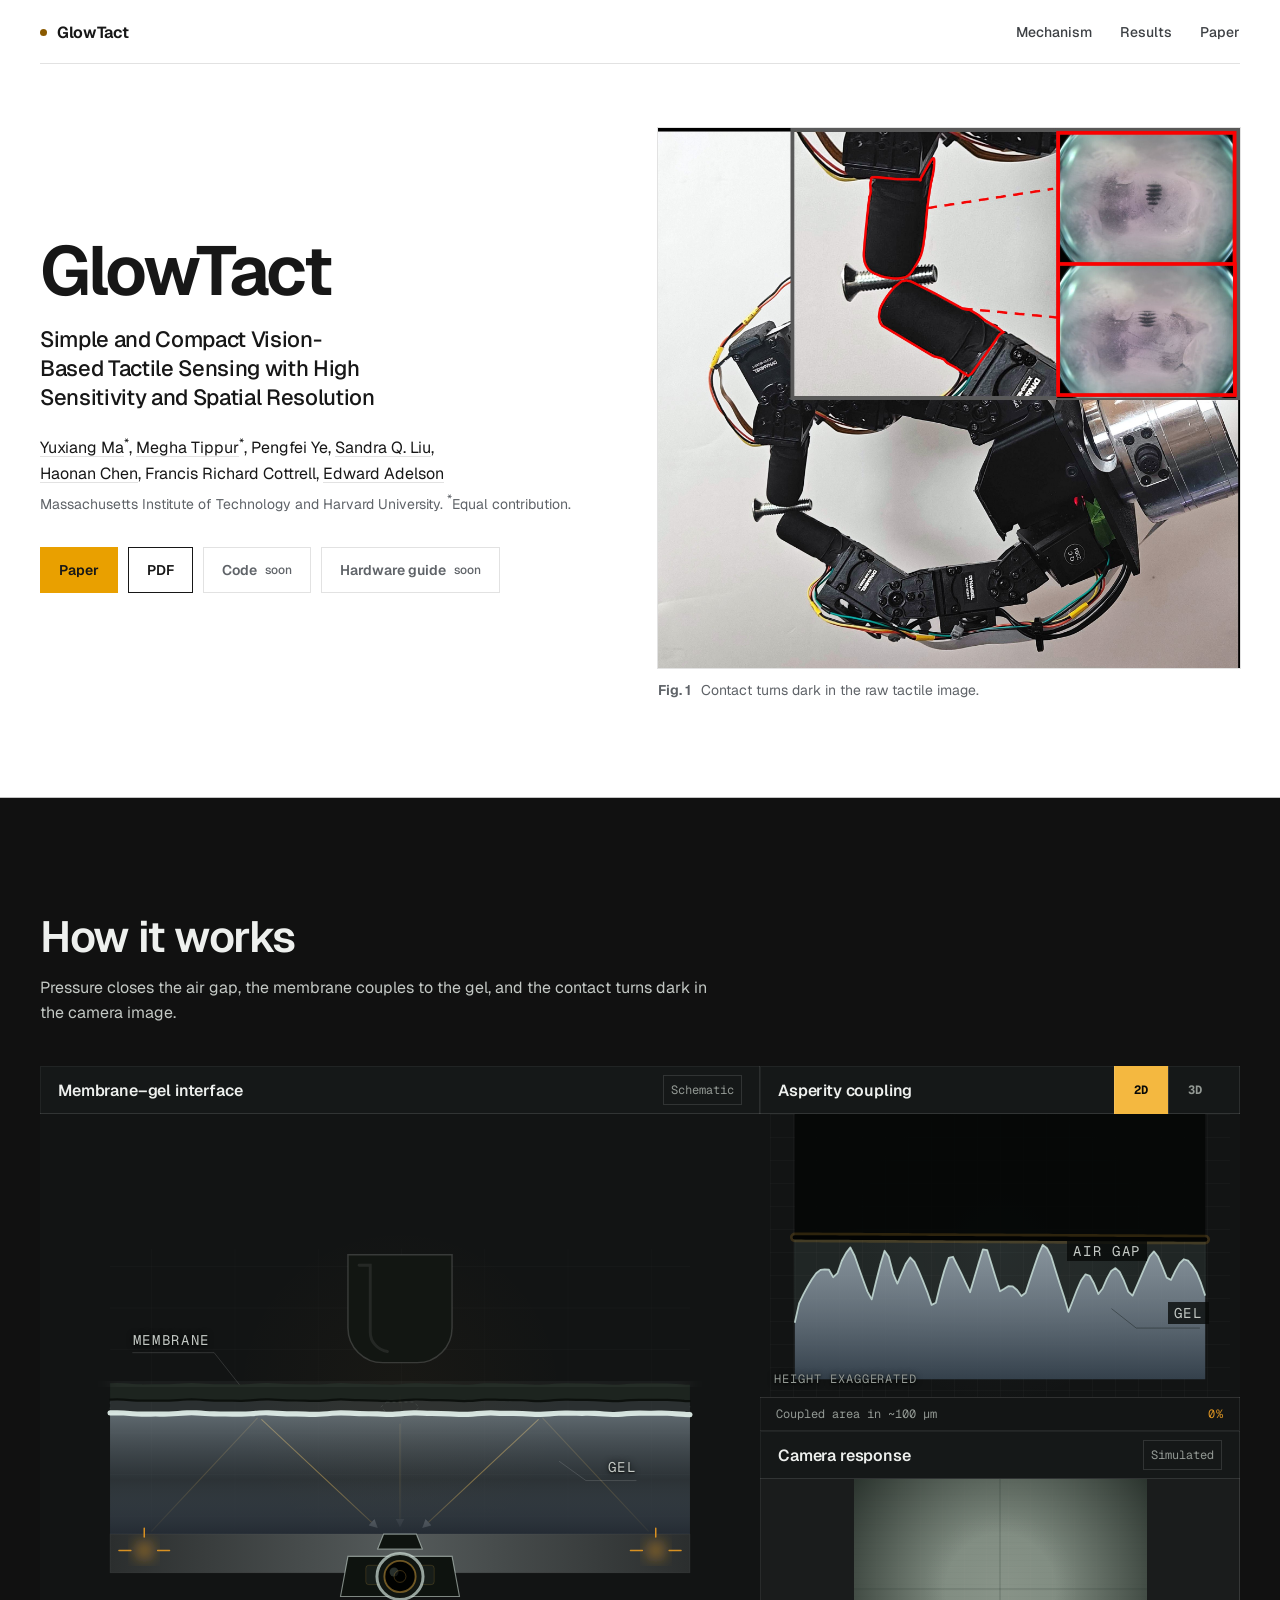
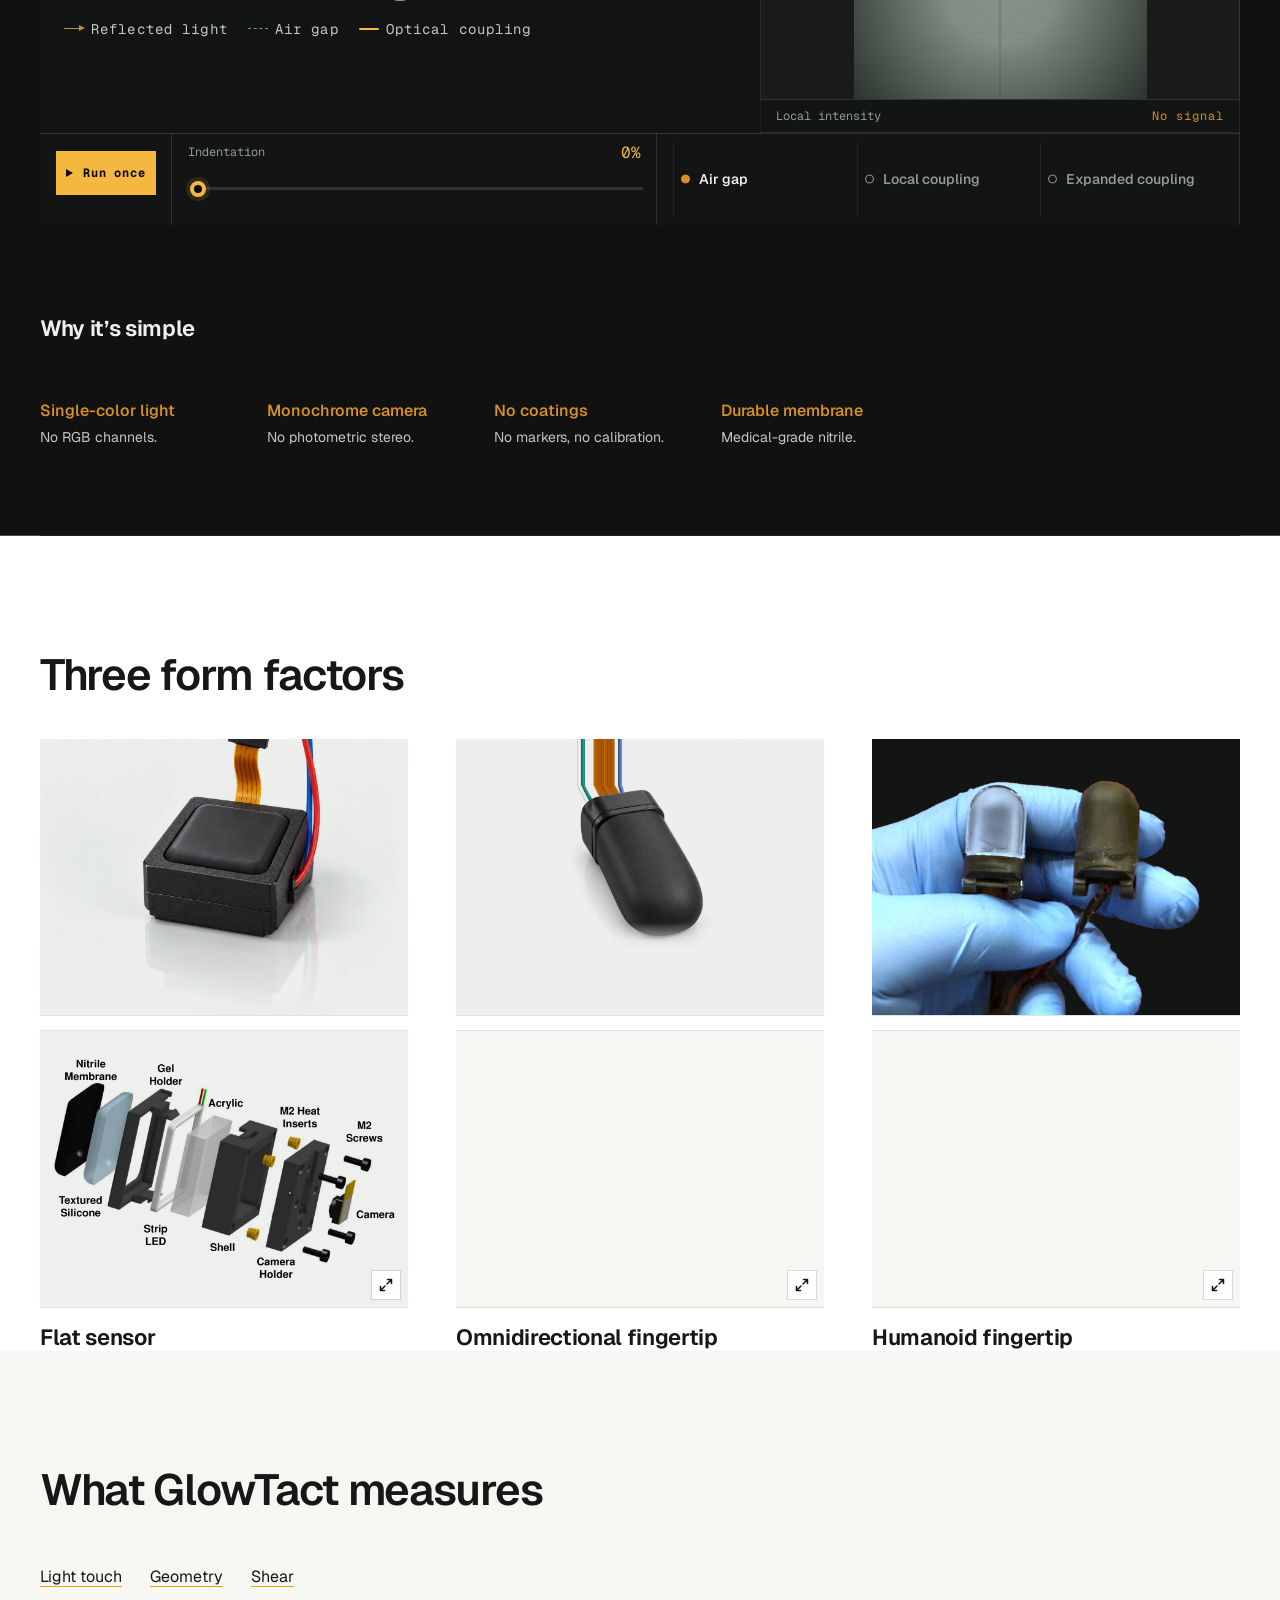
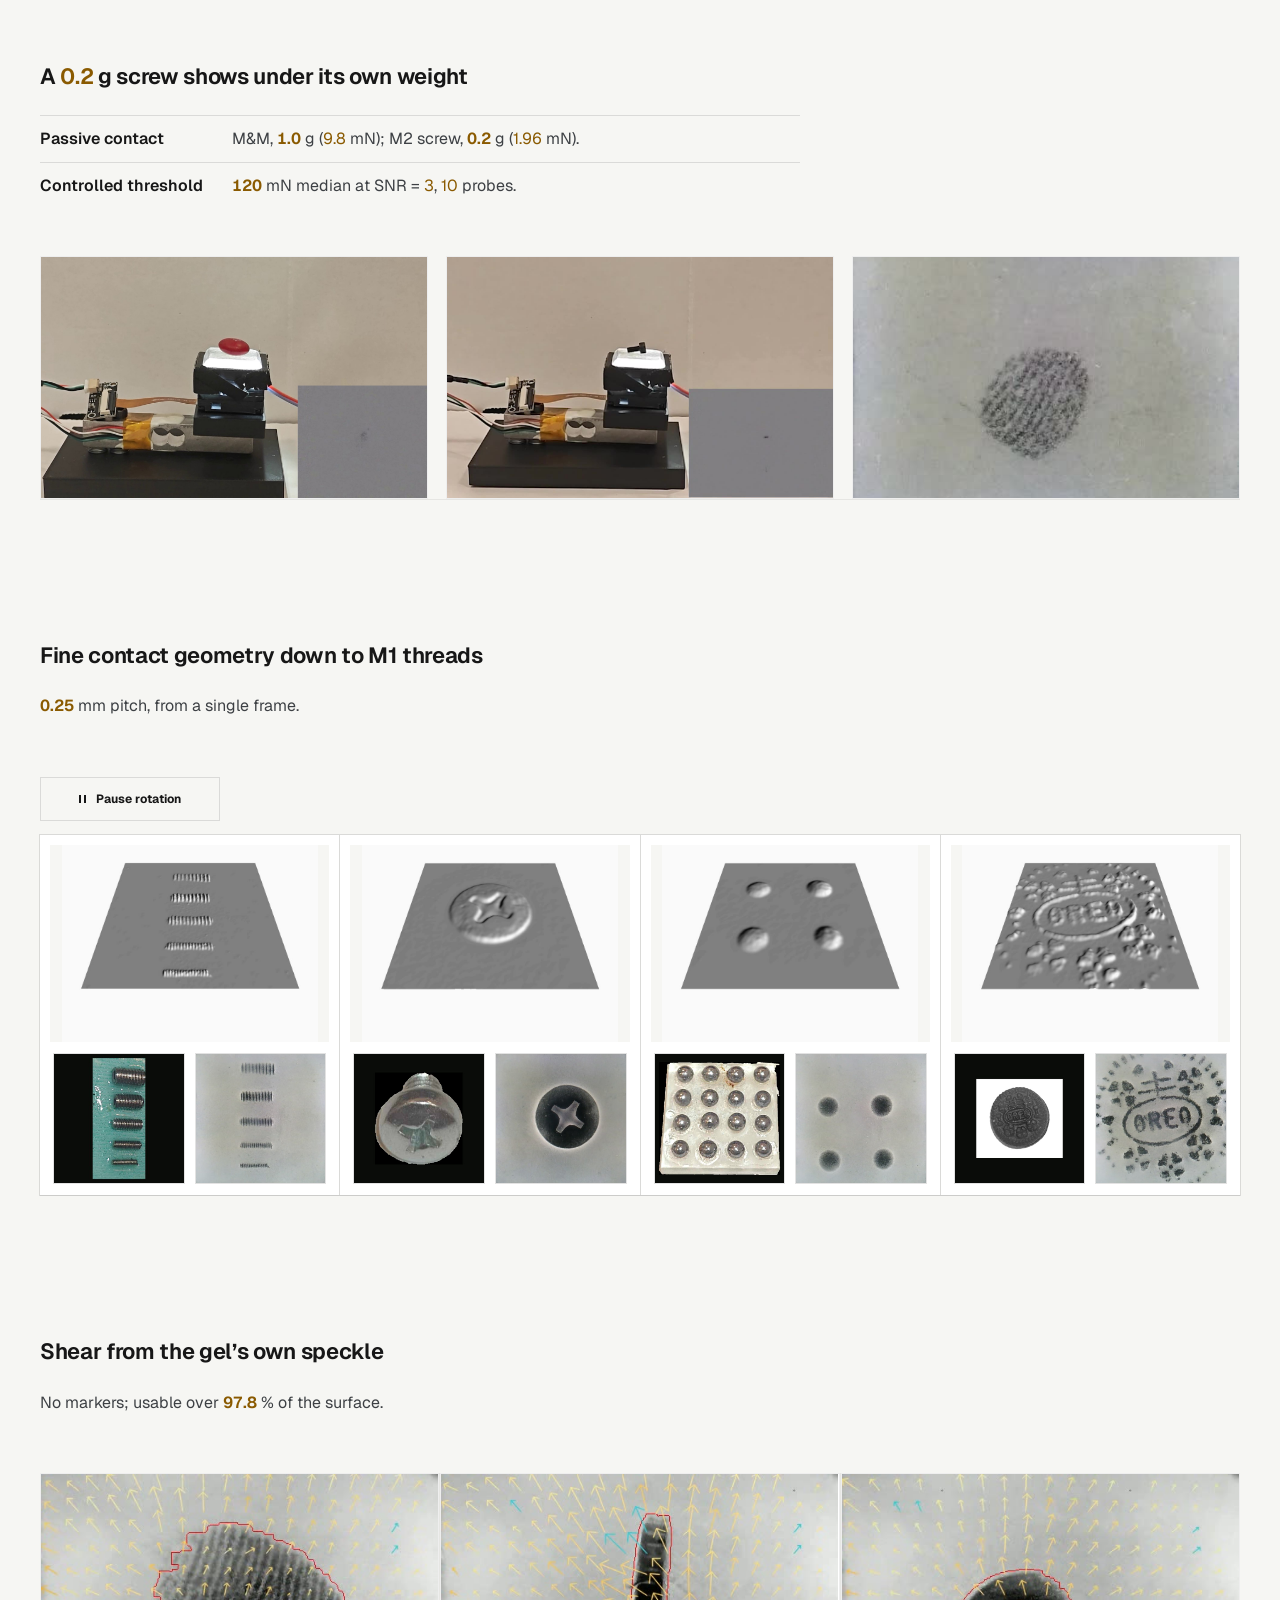
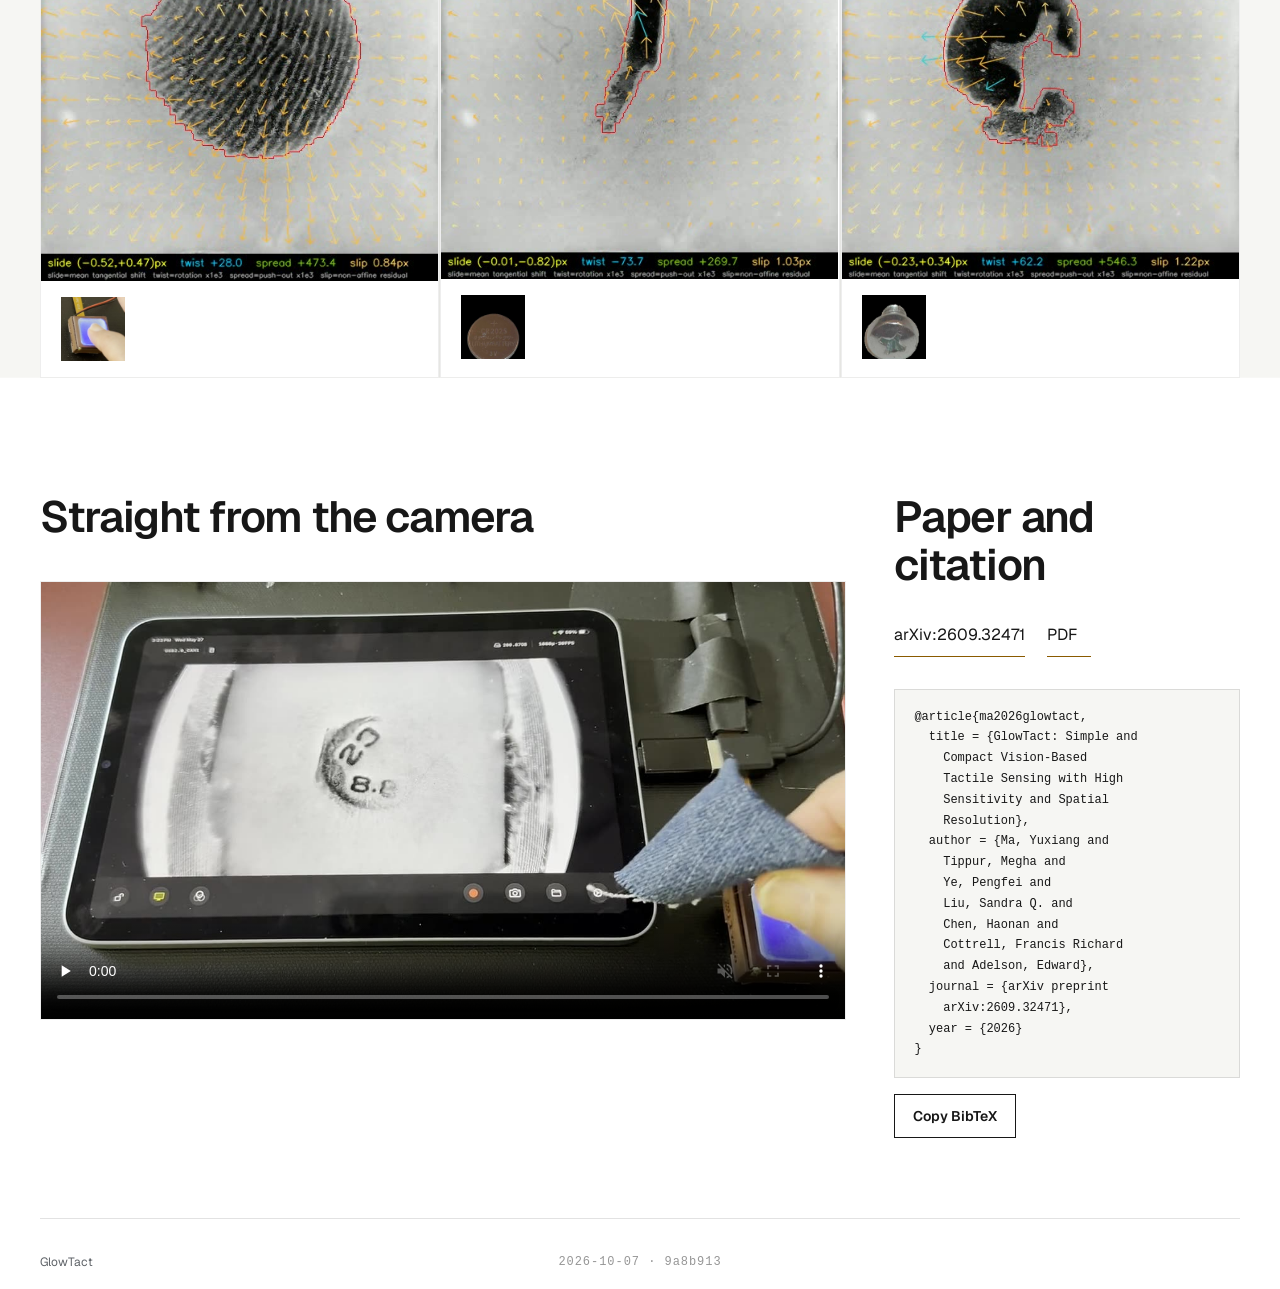
<file: design/concept-04/index.html>
<!doctype html>
<html lang="en">
  <head>
    <meta charset="utf-8">
    <meta name="viewport" content="width=device-width, initial-scale=1">
    <meta
      name="description"
      content="GlowTact: a simple, compact vision-based tactile sensor for robot and humanoid fingertips. Single-color light, a nitrile membrane on microtextured gel, and the raw image carries the pressure signal. Paper, mechanism, results."
    >
    <title>GlowTact — Simple and compact vision-based tactile sensing</title>
    <link rel="canonical" href="https://glowtact.github.io/">
    <meta property="og:type" content="website">
    <meta property="og:site_name" content="GlowTact">
    <meta property="og:title" content="GlowTact: simple and compact vision-based tactile sensing">
    <meta property="og:description" content="A pressure-responsive tactile sensor: single-color light, a black nitrile membrane on microtextured gel, and the raw image directly represents the pressure distribution. Gram-scale contact detection; M1 screw threads resolved.">
    <meta property="og:url" content="https://glowtact.github.io/">
    <meta property="og:image" content="https://glowtact.github.io/design/assets/images/og-image.jpg">
    <meta property="og:image:width" content="1200">
    <meta property="og:image:height" content="630">
    <meta property="og:image:alt" content="A robot hand with black GlowTact fingertips grasping a screw, with the tactile images inset">
    <meta name="twitter:card" content="summary_large_image">
    <meta name="twitter:title" content="GlowTact: simple and compact vision-based tactile sensing">
    <meta name="twitter:description" content="Single-color light, a black nitrile membrane on microtextured gel, and the raw image directly represents the pressure distribution. Gram-scale contact detection; M1 screw threads resolved.">
    <meta name="twitter:image" content="https://glowtact.github.io/design/assets/images/og-image.jpg">
    <script type="application/ld+json">
{
  "@context": "https://schema.org",
  "@type": "ScholarlyArticle",
  "headline": "GlowTact: Simple and Compact Vision-Based Tactile Sensing with High Sensitivity and Spatial Resolution",
  "name": "GlowTact: Simple and Compact Vision-Based Tactile Sensing with High Sensitivity and Spatial Resolution",
  "abstract": "Vision-based tactile sensors (VBTS) provide rich contact information for robotic manipulation, but existing designs can be hard to simplify and adapt to the size and constraints of humanoid fingertips. We introduce GlowTact, a pressure-responsive vision-based tactile sensing mechanism that directly visualizes contact pressure. GlowTact requires only single-color, non-directional illumination, and the raw tactile image directly represents the pressure distribution without explicit geometry reconstruction. This simple sensing principle enables compact, customizable tactile sensors while preserving high sensitivity and rich spatial detail. We demonstrate gram-scale contact detection, accurate normal-force estimation, and reconstruction of fine contact geometry, including M1 screw threads. These results establish GlowTact as a practical new sensing technology for compact humanoid fingertips, combining a durable nitrile membrane and simple optical design with sensitive and information-rich tactile perception.",
  "author": [
    {
      "@type": "Person",
      "name": "Yuxiang Ma",
      "url": "https://yuxiang-ma.github.io/",
      "affiliation": {
        "@type": "Organization",
        "name": "Massachusetts Institute of Technology"
      }
    },
    {
      "@type": "Person",
      "name": "Megha Tippur",
      "url": "https://www.csail.mit.edu/person/megha-tippur",
      "affiliation": {
        "@type": "Organization",
        "name": "Massachusetts Institute of Technology"
      }
    },
    {
      "@type": "Person",
      "name": "Pengfei Ye",
      "affiliation": {
        "@type": "Organization",
        "name": "Massachusetts Institute of Technology"
      }
    },
    {
      "@type": "Person",
      "name": "Sandra Q. Liu",
      "url": "https://scholar.google.com/citations?user=6NX22usAAAAJ",
      "affiliation": {
        "@type": "Organization",
        "name": "Massachusetts Institute of Technology"
      }
    },
    {
      "@type": "Person",
      "name": "Haonan Chen",
      "url": "https://haonan16.github.io/",
      "affiliation": [
        {
          "@type": "Organization",
          "name": "Massachusetts Institute of Technology"
        },
        {
          "@type": "Organization",
          "name": "Harvard University"
        }
      ]
    },
    {
      "@type": "Person",
      "name": "Francis Richard Cottrell",
      "affiliation": {
        "@type": "Organization",
        "name": "Massachusetts Institute of Technology"
      }
    },
    {
      "@type": "Person",
      "name": "Edward Adelson",
      "url": "https://www.csail.mit.edu/person/ted-adelson",
      "affiliation": {
        "@type": "Organization",
        "name": "Massachusetts Institute of Technology"
      }
    }
  ],
  "datePublished": "2026-09-26",
  "identifier": "arXiv:2609.32471",
  "sameAs": "https://arxiv.org/abs/2609.32471",
  "url": "https://glowtact.github.io/",
  "image": "https://glowtact.github.io/design/assets/images/og-image.jpg",
  "encoding": {
    "@type": "MediaObject",
    "contentUrl": "https://glowtact.github.io/GlowTact.pdf",
    "encodingFormat": "application/pdf"
  },
  "keywords": [
    "vision-based tactile sensor",
    "tactile sensing",
    "robot fingertip",
    "humanoid fingertip",
    "contact pressure",
    "optical coupling",
    "nitrile membrane"
  ]
}
    </script>
    <link rel="preconnect" href="https://fonts.googleapis.com">
    <link rel="preconnect" href="https://fonts.gstatic.com" crossorigin>
    <link rel="stylesheet" href="https://fonts.googleapis.com/css2?family=Geist:wght@400..700&amp;family=Geist+Mono:wght@400..600&amp;display=swap">
    <link rel="stylesheet" href="./styles.css">
    <script src="./app.js" defer></script>
  </head>
  <body>
    <a class="skip-link" href="#main">Skip to content</a>

    <header class="instrument-header">
      <a class="instrument-brand" href="#main" aria-label="GlowTact">
        <span class="status-lamp" aria-hidden="true"></span>
        <strong>GlowTact</strong>
      </a>
      <nav aria-label="Sections">
        <a href="#mechanism">Mechanism</a>
        <a href="#results">Results</a>
        <a href="https://arxiv.org/abs/2609.32471" target="_blank" rel="noopener">Paper</a>
      </nav>
    </header>

    <main id="main">
      <section class="signal-hero" aria-labelledby="signal-title">
        <div class="hero-copy">
          <h1 id="signal-title">GlowTact</h1>
          <p class="paper-title">
            Simple and Compact Vision-Based Tactile Sensing with High
            Sensitivity and Spatial Resolution
          </p>
          <p class="research-authors">
            <a href="https://yuxiang-ma.github.io/" target="_blank" rel="noopener">Yuxiang Ma</a><sup>*</sup>, <a href="https://www.csail.mit.edu/person/megha-tippur" target="_blank" rel="noopener">Megha Tippur</a><sup>*</sup>,
            Pengfei Ye, <a href="https://scholar.google.com/citations?user=6NX22usAAAAJ" target="_blank" rel="noopener">Sandra Q. Liu</a>, <a href="https://haonan16.github.io/" target="_blank" rel="noopener">Haonan Chen</a>,
            Francis Richard Cottrell, <a href="https://www.csail.mit.edu/person/ted-adelson" target="_blank" rel="noopener">Edward Adelson</a>
          </p>
          <p class="research-affiliations">
            Massachusetts Institute of Technology and Harvard University.
            <sup>*</sup>Equal contribution.
          </p>
          <div class="hero-actions">
            <a class="button button--primary" href="https://arxiv.org/abs/2609.32471" target="_blank" rel="noopener">Paper</a>
            <a class="button button--quiet" href="../../GlowTact.pdf" target="_blank" rel="noopener">PDF</a>
            <span class="button button--pending" aria-disabled="true">
              Code <small>soon</small>
            </span>
            <span class="button button--pending" aria-disabled="true">
              Hardware guide <small>soon</small>
            </span>
          </div>
        </div>

        <figure class="hero-figure">
          <img
            src="../assets/images/hero-teaser.jpg"
            width="2148"
            height="1994"
            alt="Paper teaser showing robotic hands using black GlowTact fingertips to contact screws, with corresponding tactile camera images"
          >
          <figcaption>
            <span class="fig-no">Fig. 1</span>
            Contact turns dark in the raw tactile image.
          </figcaption>
        </figure>
      </section>

      <section class="mechanism" id="mechanism" aria-labelledby="mechanism-title">
        <header class="section-header">
          <div>
            <h2 id="mechanism-title">How it works</h2>
          </div>
          <p>
            Pressure closes the air gap, the membrane couples to the gel, and the
            contact turns dark in the camera image.
          </p>
        </header>

        <div class="mechanism-shell">
          <div class="mechanism-grid">
            <article class="instrument-view macro-view" aria-labelledby="macro-title">
              <header class="view-header">
                <div>
                  <h3 id="macro-title">Membrane–gel interface</h3>
                </div>
                <span class="view-badge">Schematic</span>
              </header>

              <div class="macro-stage">
                <div class="stage-frame">
                <svg
                  id="macro-svg"
                  viewBox="0 0 920 540"
                  role="img"
                  aria-labelledby="macro-svg-title macro-svg-desc"
                >
                  <title id="macro-svg-title">GlowTact device-scale optical coupling diagram</title>
                  <desc id="macro-svg-desc">
                    A black membrane deforms toward a near-flat, approximately 9 UM
                    microtextured clear-gel interface as qualitative pressure increases.
                    A centered camera and field of view magnify the interface into a
                    qualitative, approximately 100 UM local window.
                  </desc>
                  <defs>
                    <linearGradient id="gel-gradient" x1="0" y1="0" x2="0" y2="1">
                      <stop offset="0" stop-color="#a3b4bf" stop-opacity=".54"></stop>
                      <stop offset=".55" stop-color="#63737f" stop-opacity=".32"></stop>
                      <stop offset="1" stop-color="#28303a" stop-opacity=".82"></stop>
                    </linearGradient>
                    <linearGradient id="acrylic-gradient" x1="0" y1="0" x2="1" y2="0">
                      <stop offset="0" stop-color="#2b2e2e"></stop>
                      <stop offset=".5" stop-color="#555b5b"></stop>
                      <stop offset="1" stop-color="#2b2e2e"></stop>
                    </linearGradient>
                    <radialGradient id="coupling-gradient">
                      <stop offset="0" stop-color="#ffc04a" stop-opacity=".76"></stop>
                      <stop offset=".55" stop-color="#e3a128" stop-opacity=".32"></stop>
                      <stop offset="1" stop-color="#e3a128" stop-opacity="0"></stop>
                    </radialGradient>
                    <filter id="soft-glow" x="-80%" y="-80%" width="260%" height="260%">
                      <feGaussianBlur stdDeviation="10"></feGaussianBlur>
                    </filter>
                    <marker
                      id="ray-arrow"
                      markerWidth="8"
                      markerHeight="8"
                      refX="6"
                      refY="4"
                      orient="auto"
                    >
                      <path d="M0,0 L8,4 L0,8 Z" fill="currentColor"></path>
                    </marker>
                  </defs>

                  <g class="macro-grid-lines" aria-hidden="true">
                    <path d="M70 88H850 M70 144H850 M70 200H850 M70 256H850 M70 312H850 M70 368H850 M70 424H850"></path>
                    <path d="M126 64V460 M238 64V460 M350 64V460 M462 64V460 M574 64V460 M686 64V460 M798 64V460"></path>
                  </g>

                  <g id="macro-indenter">
                    <path d="M390 52H530V150C530 176 509 197 483 197H437C411 197 390 176 390 150Z"></path>
                    <path class="indenter-highlight" d="M405 66H420V156C420 169 430 180 443 182"></path>
                  </g>

                  <path id="macro-air-gap" class="macro-air-gap"></path>
                  <path id="macro-membrane-body" class="macro-membrane-body"></path>
                  <path id="macro-membrane-shadow" class="macro-membrane-shadow"></path>
                  <path id="macro-membrane" class="macro-membrane"></path>

                  <g id="macro-rays" class="macro-rays" aria-hidden="true">
                    <path class="ray ray--incident" d="M126 444L268 292"></path>
                    <path class="ray ray--reflected ray--left" d="M274 294L428 438" marker-end="url(#ray-arrow)"></path>
                    <path class="ray ray--incident" d="M794 444L652 292"></path>
                    <path class="ray ray--reflected ray--right" d="M646 294L492 438" marker-end="url(#ray-arrow)"></path>
                    <path class="ray ray--center" d="M460 300L460 436" marker-end="url(#ray-arrow)"></path>
                  </g>

                  <path
                    class="macro-gel"
                    d="M70 300
                      C92 286 105 296 126 281
                      C148 266 163 298 184 282
                      C208 263 224 300 246 280
                      C268 260 286 299 310 279
                      C334 257 350 301 374 278
                      C397 256 418 301 440 277
                      C461 254 482 302 505 278
                      C528 258 545 299 568 279
                      C590 260 610 299 632 281
                      C654 263 670 298 694 282
                      C718 265 734 297 756 282
                      C779 268 797 294 820 281
                      C832 274 842 278 850 282
                      L850 448H70Z"
                  ></path>
                  <path
                    class="macro-texture-line"
                    d="M70 286 C260 284 660 288 850 286"
                  ></path>
                  <rect class="macro-acrylic" x="70" y="448" width="780" height="52"></rect>
                  <ellipse id="macro-coupling-glow" class="macro-coupling-glow" cx="460" cy="290" rx="80" ry="28"></ellipse>
                  <path id="macro-coupling-line" class="macro-coupling-line"></path>

                  <g class="macro-label macro-label--membrane" aria-hidden="true">
                    <path d="M100 204H210L244 247"></path>
                  </g>
                  <g class="macro-label macro-label--gel" aria-hidden="true">
                    <path d="M778 376H710L674 350"></path>
                  </g>

                  <!-- Sampled ~100 um window: at a ~10 um texture period the
                       zoom region is only ~0.1-0.2 mm across, so the marker
                       is a small chip on the contact centre. It is kept
                       nearly silent and rides the membrane vertically (see
                       renderMacro); the micro panel header carries the
                       wording, so the schematic needs no label here. -->
                  <g id="macro-scale-marker" class="macro-scale-marker">
                    <path class="macro-sample-window" d="M442 279H478L486 286L478 293H442L434 286Z"></path>
                  </g>

                  <g class="macro-camera">
                    <path class="macro-camera-mount" d="M438 448H482L490 468H430Z"></path>
                    <path class="macro-camera-body" d="M390 478H530L540 532H380Z"></path>
                    <rect class="macro-camera-sensor" x="414" y="490" width="92" height="26" rx="4"></rect>
                    <circle class="macro-camera-ring" cx="460" cy="505" r="31"></circle>
                    <circle class="macro-camera-lens" cx="460" cy="505" r="21"></circle>
                    <circle class="macro-camera-glass" cx="452" cy="499" r="6"></circle>
                    <circle class="macro-camera-aperture" cx="460" cy="505" r="8"></circle>
                  </g>
                  <g class="macro-led macro-led--left">
                    <circle cx="116" cy="470" r="8"></circle>
                    <path d="M98 470H82 M150 470H134 M116 452V440"></path>
                  </g>
                  <g class="macro-led macro-led--right">
                    <circle cx="804" cy="470" r="8"></circle>
                    <path d="M786 470H770 M838 470H822 M804 452V440"></path>
                  </g>
                </svg>
                <div class="stage-labels" aria-hidden="true">
                  <span class="stage-label stage-label--membrane">Membrane</span>
                  <span class="stage-label stage-label--gel">Gel</span>
                </div>
                </div>

                <div class="macro-legend" aria-hidden="true">
                  <span><i class="legend-ray"></i>Reflected light</span>
                  <span><i class="legend-gap"></i>Air gap</span>
                  <span><i class="legend-coupling"></i>Optical coupling</span>
                </div>
              </div>
            </article>

            <article class="instrument-view microscope-view" aria-labelledby="microscope-title">
              <header class="view-header view-header--tabs">
                <div>
                  <h3 id="microscope-title">Asperity coupling</h3>
                </div>
                <div class="micro-tabs" role="tablist" aria-label="Microscope view">
                  <button
                    id="micro-tab-2d"
                    type="button"
                    role="tab"
                    aria-selected="true"
                    aria-controls="micro-panel-2d"
                    tabindex="0"
                  >
                    2D
                  </button>
                  <button
                    id="micro-tab-3d"
                    type="button"
                    role="tab"
                    aria-selected="false"
                    aria-controls="micro-panel-3d"
                    tabindex="-1"
                  >
                    3D
                  </button>
                  <button
                    id="micro-tab-camera"
                    class="micro-tab--phone"
                    type="button"
                    role="tab"
                    aria-selected="false"
                    aria-controls="output-view"
                    tabindex="-1"
                  >
                    Camera
                  </button>
                </div>
              </header>

              <div
                id="micro-panel-2d"
                class="micro-panel micro-panel--2d"
                role="tabpanel"
                aria-labelledby="micro-tab-2d"
              >
                <div class="stage-frame">
                <svg
                  id="micro-svg"
                  viewBox="0 0 520 320"
                  role="img"
                  aria-labelledby="micro-svg-title micro-svg-desc"
                >
                  <title id="micro-svg-title">Two-dimensional microscopic coupling view</title>
                  <desc id="micro-svg-desc">
                    A qualitative side section of an approximately 100 um local
                    window, showing a black membrane approaching spatially
                    distributed asperities and closing local air gaps.
                  </desc>
                  <defs>
                    <linearGradient id="micro-gel-gradient" x1="0" y1="0" x2="0" y2="1">
                      <stop offset="0" stop-color="#adbcc7" stop-opacity=".75"></stop>
                      <stop offset="1" stop-color="#374450" stop-opacity=".92"></stop>
                    </linearGradient>
                    <pattern id="micro-grid" width="26" height="26" patternUnits="userSpaceOnUse">
                      <path d="M26 0H0V26" fill="none" stroke="rgba(255,255,255,.045)" stroke-width="1"></path>
                    </pattern>
                  </defs>
                  <rect width="520" height="320" fill="url(#micro-grid)"></rect>
                  <path id="micro-gap-area" class="micro-gap-area"></path>
                  <path id="micro-surface-fill" class="micro-surface-fill"></path>
                  <path id="micro-surface-line" class="micro-surface-line"></path>
                  <path id="micro-membrane-body" class="micro-membrane-body"></path>
                  <path id="micro-membrane-shadow" class="micro-membrane-shadow"></path>
                  <path id="micro-membrane" class="micro-membrane"></path>
                  <g id="micro-contact-points" class="micro-contact-points"></g>

                  <g class="micro-annotation micro-annotation--surface" aria-hidden="true">
                    <path d="M486 242H414L386 220"></path>
                  </g>
                </svg>
                <div class="stage-labels" aria-hidden="true">
                  <span class="stage-label stage-label--gap">Air gap</span>
                  <span class="stage-label stage-label--surface">Gel</span>
                </div>
                </div>
                <div class="micro-scale">
                  <span>HEIGHT EXAGGERATED</span>
                </div>
              </div>

              <div
                id="micro-panel-3d"
                class="micro-panel micro-panel--3d"
                role="tabpanel"
                aria-labelledby="micro-tab-3d"
                hidden
              >
                <canvas
                  id="micro-canvas"
                  width="640"
                  height="400"
                  role="img"
                  aria-label="3D contact field, Local coupling. Qualitative coupled fraction 0 percent."
                ></canvas>
                <p class="canvas-fallback">
                  A fixed oblique projection shows contact islands expanding
                  across the P2500-inspired surface.
                </p>
                <div class="micro-scale">
                  <span><i></i> Coupled area</span>
                </div>
              </div>

              <footer class="microscope-readout">
                <span class="micro-window-label">Coupled area in ~100 µm</span>
                <output id="contact-fraction">24%</output>
    </footer>
            </article>

            <article class="instrument-view output-view" id="output-view" aria-labelledby="output-title">
              <header class="view-header">
                <div>
                  <h3 id="output-title">Camera response</h3>
                </div>
                <span class="view-badge">Simulated</span>
              </header>
              <div class="camera-stage" aria-hidden="true">
                <span class="camera-vignette"></span>
                <span class="camera-noise"></span>
                <span class="camera-contact">
                  <span class="camera-reference"></span>
                  <i></i><i></i><i></i><i></i><i></i>
                </span>
                <span class="camera-reticle camera-reticle--x"></span>
                <span class="camera-reticle camera-reticle--y"></span>
              </div>
              <footer class="camera-readout">
                <span>Local intensity</span>
                <output id="camera-intensity">No signal</output>
              </footer>
            </article>
          </div>

          <div class="mechanism-console">
            <div class="sequence-control">
              <button id="play-sequence" type="button" aria-pressed="false">
                <span class="play-icon" aria-hidden="true"></span>
                <span id="play-label">Run once</span>
              </button>
            </div>

            <div class="pressure-control">
              <label for="signal-pressure">
                <span>Indentation</span>
                <output id="pressure-percent" for="signal-pressure">0%</output>
              </label>
              <input
                id="signal-pressure"
                type="range"
                min="0"
                max="100"
                value="0"
              >
            </div>

            <ol class="state-rail" aria-label="Coupling states">
              <li data-state="gap" class="is-active">
                <button type="button" data-pressure="0" aria-current="step"><strong>Air gap</strong></button>
              </li>
              <li data-state="local">
                <button type="button" data-pressure="40"><strong>Local coupling</strong></button>
              </li>
              <li data-state="expanded">
                <button type="button" data-pressure="80"><strong>Expanded coupling</strong></button>
              </li>
            </ol>
            <output id="toolbar-state" class="visually-hidden" for="signal-pressure">Air gap</output>
          </div>

        </div>

        <div class="principles">
          <header class="module-header">
            <h3 id="principles-title">Why it&#8217;s simple</h3>
          </header>
          <dl class="principles-list">
            <div>
              <dt>Single-color light</dt>
              <dd>No RGB channels.</dd>
            </div>
            <div>
              <dt>Monochrome camera</dt>
              <dd>No photometric stereo.</dd>
            </div>
            <div>
              <dt>No coatings</dt>
              <dd>No markers, no calibration.</dd>
            </div>
            <div>
              <dt>Durable membrane</dt>
              <dd>Medical-grade nitrile.</dd>
            </div>
          </dl>
        </div>
      </section>

      <section class="forms" aria-labelledby="forms-title">
        <header class="section-header">
          <div>
            <h2 id="forms-title">Three form factors</h2>
          </div>
        </header>

        <div class="form-comparison">
          <article>
            <img class="form-photo form-photo--plate" loading="lazy" decoding="async"
                 src="../assets/images/forms/flat-product.jpg"
                 alt="The flat sensor: a black square body with a flex cable and two wires">
            <a class="form-zoom" href="../assets/images/forms/flat-exploded.jpg" target="_blank" rel="noopener">
              <img class="form-photo form-photo--plate" loading="lazy" decoding="async"
                   src="../assets/images/forms/flat-exploded.jpg"
                   alt="Exploded view of the flat sensor: nitrile membrane, textured silicone, gel holder, strip LED, acrylic, shell, camera holder and camera">
              <span class="visually-hidden">, full size (opens in a new tab)</span>
              <svg class="form-zoom-icon" viewBox="0 0 16 16" aria-hidden="true" focusable="false"><path d="M9.5 2.5h4v4M13.5 2.5 9 7M6.5 13.5h-4v-4M2.5 13.5 7 9"></path></svg>
            </a>
            <div>
              <h3>Flat sensor</h3>
            </div>
          </article>
          <article>
            <img class="form-photo form-photo--plate" loading="lazy" decoding="async"
                 src="../assets/images/forms/tip-product-scaled.jpg"
                 alt="The omnidirectional fingertip: a black rounded dome on a short housing with a flex cable">
            <a class="form-zoom" href="../assets/images/forms/tip-exploded.jpg" target="_blank" rel="noopener">
              <img class="form-photo form-photo--plate" loading="lazy" decoding="async"
                   src="../assets/images/forms/tip-exploded.jpg"
                   alt="Exploded view of the omnidirectional fingertip: nitrile membrane, textured silicone, epoxy skeleton, LED ring, camera and sensor holder">
              <span class="visually-hidden">, full size (opens in a new tab)</span>
              <svg class="form-zoom-icon" viewBox="0 0 16 16" aria-hidden="true" focusable="false"><path d="M9.5 2.5h4v4M13.5 2.5 9 7M6.5 13.5h-4v-4M2.5 13.5 7 9"></path></svg>
            </a>
            <div>
              <h3>Omnidirectional fingertip</h3>
            </div>
          </article>
          <article>
            <img class="form-photo" loading="lazy" decoding="async"
                 src="../assets/images/forms/tips-in-hand.jpg"
                 alt="Two humanoid fingertip sensors held in a gloved hand, one with its gel exposed and one covered by the membrane">
            <a class="form-zoom" href="../assets/images/forms/humanoid-exploded.jpg" target="_blank" rel="noopener">
              <img class="form-photo form-photo--plate" loading="lazy" decoding="async"
                   src="../assets/images/forms/humanoid-exploded.jpg"
                   alt="Exploded view of the humanoid fingertip: nitrile membrane, gel sensor, U-shaped LED strip, finger housing and wide-angle camera">
              <span class="visually-hidden">, full size (opens in a new tab)</span>
              <svg class="form-zoom-icon" viewBox="0 0 16 16" aria-hidden="true" focusable="false"><path d="M9.5 2.5h4v4M13.5 2.5 9 7M6.5 13.5h-4v-4M2.5 13.5 7 9"></path></svg>
            </a>
            <div>
              <h3>Humanoid fingertip</h3>
            </div>
          </article>
        </div>
      </section>

      <section class="results" id="results" aria-labelledby="results-title">
        <header class="section-header results-header">
          <div>
            <h2 id="results-title">What GlowTact measures</h2>
          </div>
        </header>

        <ol class="results-index" aria-label="Results index">
          <li><a href="#sensitivity">Light touch</a></li>
          <li><a href="#reconstruction">Geometry</a></li>
          <li><a href="#shear">Shear</a></li>
        </ol>

        <article class="result-module" id="sensitivity" aria-labelledby="sensitivity-title">
          <header class="module-header">
            <h3 id="sensitivity-title">A <span data-metric="sensitivity.passive_m2_mass">0.2</span>&nbsp;g screw shows under its own weight</h3>
            <dl class="module-claim sensitivity-claims">
              <div>
                <dt>Passive contact</dt>
                <dd>
                  M&amp;M, <strong data-metric="sensitivity.passive_mm_mass">1.0</strong>&nbsp;g
                  (<span data-metric="sensitivity.passive_mm_force">9.8</span>&nbsp;mN);
                  M2 screw, <strong data-metric="sensitivity.passive_m2_mass">0.2</strong>&nbsp;g
                  (<span data-metric="sensitivity.passive_m2_force">1.96</span>&nbsp;mN).
                </dd>
              </div>
              <div>
                <dt>Controlled threshold</dt>
                <dd>
                  <strong data-metric="sensitivity.min_detectable_force_median_glowtact" data-metric-scale="1000">120</strong>&nbsp;mN
                  median at SNR&nbsp;=&nbsp;<span data-metric="sensitivity.snr_threshold">3</span>,
                  <span data-metric="sensitivity.probe_count">10</span> probes.
                </dd>
              </div>
            </dl>
          </header>

          <div class="passive-pair">
            <figure class="evidence-figure evidence-figure--video">
              <video controls loop muted playsinline preload="none"
                     poster="../assets/images/mms-contact-poster.jpg"
                     aria-label="An M and M resting on the flat sensor under its own weight, with the tactile image inset">
                <source src="../assets/video/mms-contact-720.mp4" type="video/mp4">
                Your browser does not support embedded video.
              </video>
            </figure>
            <figure class="evidence-figure evidence-figure--video">
              <video controls loop muted playsinline preload="none"
                     poster="../assets/images/sensitivity/screw-m2-poster.jpg"
                     aria-label="An M2 screw resting on the flat sensor under its own weight, with the tactile image inset">
                <source src="../assets/video/sensitivity/screw-m2.mp4" type="video/mp4">
                Your browser does not support embedded video.
              </video>
            </figure>
            <figure class="evidence-figure evidence-figure--video evidence-figure--fingerprint">
              <video controls muted playsinline preload="none"
                     loop
                     poster="../assets/images/fingerprint-progression-poster.jpg"
                     aria-label="A fingertip pressed progressively harder, from a nominal 0.25 to 3 N, showing increasing contact darkness">
                <source src="../assets/video/fingerprint-progression.mp4" type="video/mp4">
                Your browser does not support embedded video.
              </video>
            </figure>
          </div>
        </article>

        <article
            class="result-module reconstruction"
            id="reconstruction"
            aria-labelledby="reconstruction-title"
          >
          <header class="module-header">
            <h3 id="reconstruction-title">Fine contact geometry down to M1 threads</h3>
            <p class="module-claim">
              <strong data-metric="reconstruction.finest_thread_pitch">0.25</strong>&nbsp;mm pitch, from a single frame.
            </p>
          </header>

          <div class="recon-control">
            <button id="recon-toggle" type="button" aria-pressed="true">
              <span class="play-icon" aria-hidden="true"></span>
              <span id="recon-toggle-label">Pause rotation</span>
            </button>
          </div>

          <div class="recon-gallery">
            <figure class="recon-card">
              <div class="recon-stage">
                <video
                  class="recon-spin"
                  loop
                  muted
                  playsinline
                  preload="none"
                  poster="../assets/images/reconstruction/screw-threads-spin-poster.jpg"
                  aria-label="Rotating reconstruction of five set screws, M3 down to M1, pressed into the sensor"
                >
                  <source src="../assets/video/recon/screw-threads-spin.mp4" type="video/mp4">
                </video>
              </div>
              <figcaption>
                <img loading="lazy" decoding="async"
                  class="recon-object"
                  src="../assets/images/reconstruction/screw-threads-object.jpg"
                  alt="Photograph of the five set screws, M3 down to M1, on green tape"
                >
                <img loading="lazy" decoding="async"
                  class="recon-input"
                  src="../assets/images/reconstruction/screw-threads-tactile.jpg"
                  alt="GlowTact tactile image of five set screw threads, M3 down to M1"
                >
              </figcaption>
            </figure>

            <figure class="recon-card">
              <div class="recon-stage">
                <video
                  class="recon-spin"
                  loop
                  muted
                  playsinline
                  preload="none"
                  poster="../assets/images/reconstruction/philips-head-spin-poster.jpg"
                  aria-label="Rotating reconstruction of a Phillips screw head"
                >
                  <source src="../assets/video/recon/philips-head-spin.mp4" type="video/mp4">
                </video>
              </div>
              <figcaption>
                <img loading="lazy" decoding="async"
                  class="recon-object"
                  src="../assets/images/reconstruction/philips-head-object.jpg"
                  alt="Photograph of the Phillips screw head"
                >
                <img loading="lazy" decoding="async"
                  class="recon-input"
                  src="../assets/images/reconstruction/philips-head-tactile.jpg"
                  alt="GlowTact tactile image of a Phillips screw head"
                >
              </figcaption>
            </figure>

            <figure class="recon-card">
              <div class="recon-stage">
                <video
                  class="recon-spin"
                  loop
                  muted
                  playsinline
                  preload="none"
                  poster="../assets/images/reconstruction/cali-balls-spin-poster.jpg"
                  aria-label="Rotating reconstruction of a calibration ball array"
                >
                  <source src="../assets/video/recon/cali-balls-spin.mp4" type="video/mp4">
                </video>
              </div>
              <figcaption>
                <img loading="lazy" decoding="async"
                  class="recon-object"
                  src="../assets/images/reconstruction/cali-balls-object.jpg"
                  alt="Photograph of the steel calibration ball array"
                >
                <img loading="lazy" decoding="async"
                  class="recon-input"
                  src="../assets/images/reconstruction/cali-balls-tactile.jpg"
                  alt="GlowTact tactile image of a calibration ball array"
                >
              </figcaption>
            </figure>

            <figure class="recon-card">
              <div class="recon-stage">
                <video
                  class="recon-spin"
                  loop
                  muted
                  playsinline
                  preload="none"
                  poster="../assets/images/reconstruction/oreo-spin-poster.jpg"
                  aria-label="Rotating reconstruction of embossed biscuit lettering"
                >
                  <source src="../assets/video/recon/oreo-spin.mp4" type="video/mp4">
                </video>
              </div>
              <figcaption>
                <img loading="lazy" decoding="async"
                  class="recon-object"
                  src="../assets/images/reconstruction/oreo-object.jpg"
                  alt="Photograph of the Oreo biscuit"
                >
                <img loading="lazy" decoding="async"
                  class="recon-input"
                  src="../assets/images/reconstruction/oreo-tactile.jpg"
                  alt="GlowTact tactile image of embossed biscuit lettering"
                >
              </figcaption>
            </figure>

          </div>
        </article>

        <article class="result-module" id="shear" aria-labelledby="shear-title">
          <header class="module-header">
            <h3 id="shear-title">Shear from the gel&#8217;s own speckle</h3>
            <p class="module-claim">
              No markers; usable over <strong data-metric="shear.usable_field_lcn_clahe">97.8</strong>&nbsp;% of the surface.
            </p>
          </header>

          <div class="shear-layout">
            <div class="shear-viewer">
              <div class="shear-tabs" role="tablist" aria-label="Shear tracking clips">
              <button type="button" role="tab" id="shear-tab-0"
                      aria-controls="shear-clip-0" aria-selected="true"
                      tabindex="0">Fingertip</button>
              <button type="button" role="tab" id="shear-tab-1"
                      aria-controls="shear-clip-1" aria-selected="false"
                      tabindex="-1">Coin cell</button>
              <button type="button" role="tab" id="shear-tab-2"
                      aria-controls="shear-clip-2" aria-selected="false"
                      tabindex="-1">M5 Phillips</button>
              </div>
              <div class="shear-clips">
                <figure class="shear-stage is-active" id="shear-clip-0" role="tabpanel" aria-labelledby="shear-tab-0">
                  <video controls loop muted playsinline preload="none"
                         poster="../assets/images/shear/1_fingertip-poster.jpg"
                         aria-label="Marker-free shear field for a fingertip pressed and dragged across the flat sensor">
                    <source src="../assets/video/shear/1_fingertip.mp4" type="video/mp4">
                    Your browser does not support embedded video.
                  </video>
                  <figcaption>
                    <img class="shear-object" loading="lazy" decoding="async"
                         src="../assets/images/shear/1_fingertip-object.jpg"
                         alt="A fingertip on the flat sensor">
                  </figcaption>
                </figure>
                <figure class="shear-stage" id="shear-clip-1" role="tabpanel" aria-labelledby="shear-tab-1">
                  <video controls loop muted playsinline preload="none"
                         poster="../assets/images/shear/2_coin-poster.jpg"
                         aria-label="Marker-free shear field for a coin cell's edge loaded and slid">
                    <source src="../assets/video/shear/2_coin.mp4" type="video/mp4">
                    Your browser does not support embedded video.
                  </video>
                  <figcaption>
                    <img class="shear-object" loading="lazy" decoding="async"
                         src="../assets/images/shear/2_coin-object.jpg"
                         alt="A CR2025 coin cell">
                  </figcaption>
                </figure>
                <figure class="shear-stage" id="shear-clip-2" role="tabpanel" aria-labelledby="shear-tab-2">
                  <video controls loop muted playsinline preload="none"
                         poster="../assets/images/shear/4_phillips_head_screw_M5-poster.jpg"
                         aria-label="Marker-free shear field for an M5 Phillips head under tangential load">
                    <source src="../assets/video/shear/4_phillips_head_screw_M5.mp4" type="video/mp4">
                    Your browser does not support embedded video.
                  </video>
                  <figcaption>
                    <img class="shear-object" loading="lazy" decoding="async"
                         src="../assets/images/shear/4_phillips_head_screw_M5-object.jpg"
                         alt="An M5 Phillips-head screw, head up">
                  </figcaption>
                </figure>
              </div>
            </div>
          </div>
        </article>
      </section>

      <div class="closing-pair">
      <section class="live" id="live" aria-labelledby="live-title">
        <header class="section-header">
          <div>
            <h2 id="live-title">Straight from the camera</h2>
          </div>
        </header>

        <div class="live-layout">
          <figure class="live-stage" id="live-stage">
            <video id="live-video" controls loop muted playsinline preload="none"
                   poster="../assets/images/live/live-stabilized-poster.jpg"
                   aria-label="Live GlowTact feed on a tablet: a fingertip, then a coin pressed through denim">
              <source src="../assets/video/live/live-stabilized.mp4" type="video/mp4">
              Your browser does not support embedded video.
            </video>
          </figure>
        </div>
      </section>

      <section class="research-console" id="research" aria-labelledby="research-title">
        <div class="research-heading">
          <h2 id="research-title">Paper and citation</h2>
          <p class="research-links">
            <a href="https://arxiv.org/abs/2609.32471" target="_blank" rel="noopener">arXiv:2609.32471</a>
            <a href="../../GlowTact.pdf" target="_blank" rel="noopener">PDF</a>
          </p>
        </div>
        <div class="research-meta">
          <pre><code id="bibtex-code">@article{ma2026glowtact,
  title = {GlowTact: Simple and
    Compact Vision-Based
    Tactile Sensing with High
    Sensitivity and Spatial
    Resolution},
  author = {Ma, Yuxiang and
    Tippur, Megha and
    Ye, Pengfei and
    Liu, Sandra Q. and
    Chen, Haonan and
    Cottrell, Francis Richard
    and Adelson, Edward},
  journal = {arXiv preprint
    arXiv:2609.32471},
  year = {2026}
}</code></pre>
          <button class="copy-bibtex" type="button" data-copy-target="bibtex-code" data-copy-status="copy-status">Copy BibTeX</button>
          <span class="visually-hidden" id="copy-status" role="status"></span>
        </div>
      </section>
      </div>
    </main>

    <footer class="instrument-footer">
      <p>GlowTact</p>
      <span class="build-stamp" aria-hidden="true">2026-10-07 · 9a8b913</span>
    </footer>
  </body>
</html>
</file>
<file: design/concept-04/styles.css>
:root {
  /* Light figure-page register (concept-04, published at /v2/). The page is
     paper; the mechanism band below re-declares the instrument's dark set. */
  --font-ui: "Geist", system-ui, sans-serif;
  --font-mono: "Geist Mono", ui-monospace, monospace;
  --camera-black: #ffffff;
  --nitrile: #f6f6f3;
  --optic-surface-1: #ffffff;
  --optic-surface-2: #f6f6f3;
  --optic-surface-3: #ecebe6;
  --optic-surface-4: #dddcd5;
  --signal-amber: #8a5a00;
  --signal-amber-bright: #e9a000;
  --signal-amber-dim: #8a5a00;
  --signal-wash: rgba(233, 160, 0, 0.14);
  --gel: #a3b4bf;
  --gel-deep: #536270;
  --air-gap: rgba(190, 205, 214, 0.15);
  --readout: #171717;
  --readout-secondary: #3d4044;
  --readout-tertiary: #5f6368;
  --readout-dim: #5f6368;
  --optic-ring: rgba(23, 23, 23, 0.12);
  --optic-ring-soft: rgba(23, 23, 23, 0.07);
  --optic-grid: rgba(23, 23, 23, 0.05);
  --focus: #8a5a00;
  --pressure: 0;
  --signal-level: 0%;
  --coupling-width: 0%;
  --coupling-strength: 0;
  --reflection-opacity: 0.76;
  --camera-darkness: 0.18;
  --camera-response-opacity: 0;
  --annulus-strength: 0.12;
  --camera-contact-width: 42px;
  --camera-contact-height: 24px;
  --indenter-y: 34px;
  /*
   * Three-step type scale for all interface and diagram text. Seven distinct
   * sizes (7-13px) previously coexisted inside the mechanism panel alone;
   * every small-text rule now maps to fine (annotations), label (readouts and
   * controls) or title (panel headings).
   */
  --text-fine: 12px;
  --text-label: 14px;
  --text-title: 16px;
  --ease-out: cubic-bezier(0.23, 1, 0.32, 1);
  color: var(--readout);
  background: var(--camera-black);
  font-family: var(--font-ui);
  font-synthesis: none;
  -webkit-font-smoothing: antialiased;
}

* {
  box-sizing: border-box;
}

html {
  scroll-behavior: smooth;
  scrollbar-color: var(--optic-surface-4) var(--camera-black);
}

body {
  margin: 0;
  min-width: 320px;
  background: var(--camera-black);
}

a {
  color: inherit;
}

button,
input {
  font: inherit;
}

button,
a,
input,
video {
  -webkit-tap-highlight-color: transparent;
}

img,
video,
canvas,
svg {
  display: block;
  max-width: 100%;
}

[hidden] {
  display: none !important;
}

:focus-visible {
  outline: 2px solid var(--focus);
  outline-offset: 4px;
}

.skip-link {
  position: fixed;
  z-index: 100;
  top: 12px;
  left: -9999px;
  /* Measured 41px tall; a real target once focus reveals it. */
  min-height: 44px;
  display: inline-flex;
  align-items: center;
  padding: 12px 16px;
  color: var(--camera-black);
  background: var(--signal-amber-bright);
  font-size: var(--text-title);
  font-weight: 700;
}

.skip-link:focus-visible {
  left: 12px;
}

.instrument-header,
.instrument-footer,
main {
  width: min(1560px, calc(100% - 64px));
  margin-inline: auto;
}

.instrument-header {
  position: relative;
  z-index: 20;
  min-height: 88px;
  display: grid;
  grid-template-columns: 1fr auto 1fr;
  align-items: center;
  box-shadow: inset 0 -1px var(--optic-ring);
}

.instrument-brand {
  min-height: 44px;
  display: flex;
  align-items: center;
  justify-self: start;
  gap: 10px;
  text-decoration: none;
}

.instrument-brand strong {
  font-size: var(--text-title);
  letter-spacing: 0.08em;
}

.instrument-brand > span:last-child {
  color: var(--readout-dim);
  font-family: var(--font-mono);
  font-size: var(--text-fine);
  letter-spacing: 0.12em;
}

.status-lamp {
  width: 7px;
  height: 7px;
  flex: 0 0 auto;
  border-radius: 50%;
  background: var(--signal-amber);
}

.instrument-header nav {
  display: flex;
  gap: 28px;
}

.instrument-header nav a {
  min-height: 44px;
  display: inline-flex;
  align-items: center;
  color: var(--readout-secondary);
  font-size: var(--text-label);
  letter-spacing: 0.08em;
  text-decoration: none;
  text-transform: uppercase;
  transition: color 140ms var(--ease-out);
}

.instrument-header nav a:hover {
  color: var(--signal-amber-bright);
}

.signal-hero {
  /* Capped: a phone in desktop mode lays out at about 980px on a 2100px-tall
     viewport, and 100svh floated the copy 880px below the header (2026-09-27). */
  min-height: min(calc(100svh - 72px), 860px);
  display: grid;
  grid-template-columns: minmax(390px, 0.78fr) minmax(560px, 1.22fr);
  grid-template-rows: 1fr auto;
  gap: 40px clamp(48px, 6vw, 112px);
  padding-block: clamp(54px, 7vh, 96px) 24px;
}

.hero-copy {
  align-self: center;
  padding-block: 20px;
}

.signal-label {
  display: flex;
  align-items: center;
  gap: 12px;
  margin: 0 0 28px;
  color: var(--signal-amber);
  font-family: var(--font-mono);
  font-size: var(--text-fine);
  letter-spacing: 0.12em;
  text-transform: uppercase;
}

.signal-label::before {
  width: 24px;
  height: 1px;
  flex: 0 0 auto;
  background: var(--signal-amber);
  content: "";
}

.signal-label span {
  color: var(--signal-amber);
}

.hero-copy h1,
.section-header h2,
.research-heading h2,
.module-header h3 {
  font-family: var(--font-ui);
  font-stretch: condensed;
  text-wrap: balance;
}

/* The hero is the one uppercase display setting on the page; every other
   heading is sentence case on one of two clamps (h2, h3). */
.hero-copy h1 {
  text-transform: uppercase;
}

.hero-copy h1 {
  max-width: 680px;
  margin: 0;
  font-size: clamp(58px, 6.5vw, 108px);
  font-weight: 650;
  letter-spacing: -0.065em;
  line-height: 0.82;
}

.hero-summary {
  max-width: 590px;
  margin: 36px 0 0;
  color: var(--readout-secondary);
  font-size: 16px;
  line-height: 1.65;
  text-wrap: pretty;
}

.hero-actions {
  display: flex;
  flex-wrap: wrap;
  gap: 10px;
  margin-top: 34px;
}

.button {
  min-height: 46px;
  display: inline-flex;
  align-items: center;
  justify-content: center;
  gap: 18px;
  padding: 0 18px;
  border: 1px solid transparent;
  font-family: var(--font-mono);
  font-size: var(--text-label);
  font-weight: 700;
  letter-spacing: 0.08em;
  text-decoration: none;
  text-transform: uppercase;
  transition:
    color 150ms var(--ease-out),
    background-color 150ms var(--ease-out),
    border-color 150ms var(--ease-out),
    transform 120ms var(--ease-out);
}

.button:active {
  transform: scale(0.98);
}

.button--primary {
  color: var(--camera-black);
  background: var(--signal-amber-bright);
}

.button--primary:hover {
  background: #ffd077;
}

.button--quiet {
  color: var(--readout-secondary);
  border-color: var(--optic-ring);
  background: var(--optic-surface-1);
}

.button--quiet:hover {
  color: var(--readout);
  border-color: rgba(255, 255, 255, 0.16);
}

/* An action that exists but is not live yet: a span, not a link (verify.py
 * forbids placeholder hrefs) and not a disabled button (disabled text would
 * fall under AA). Same size as its live neighbours. */
.button--pending {
  color: var(--readout-tertiary);
  border-color: var(--optic-ring);
  background: transparent;
  cursor: default;
}

.button--pending small {
  color: var(--readout-dim);
  font-size: var(--text-fine);
  font-weight: 500;
  letter-spacing: 0.08em;
}

.hero-figure {
  align-self: center;
  margin: 0;
}

.hero-figure__frame {
  position: relative;
  padding: 10px;
  background: var(--optic-surface-1);
  box-shadow:
    inset 0 0 0 1px var(--optic-ring),
    0 22px 70px rgba(0, 0, 0, 0.18);
}

.hero-figure__frame::before {
  position: absolute;
  inset: 10px;
  z-index: 1;
  box-shadow: inset 0 0 0 1px rgba(0, 0, 0, 0.16);
  pointer-events: none;
  content: "";
}

.hero-figure img {
  width: 100%;
  height: auto;
  max-height: min(72svh, 820px);
  object-fit: contain;
  background: #e9e9e5;
}

.figure-corner {
  position: absolute;
  z-index: 2;
  width: 32px;
  height: 32px;
  pointer-events: none;
}

.figure-corner--top {
  top: 3px;
  left: 3px;
  border-top: 1px solid var(--signal-amber);
  border-left: 1px solid var(--signal-amber);
}

.figure-corner--bottom {
  right: 3px;
  bottom: 3px;
  border-right: 1px solid var(--signal-amber);
  border-bottom: 1px solid var(--signal-amber);
}

.hero-figure figcaption {
  display: grid;
  grid-template-columns: auto minmax(220px, 1fr);
  gap: 28px;
  align-items: start;
  padding: 14px 2px 0;
}

.hero-figure figcaption span {
  color: var(--readout-tertiary);
  font-family: var(--font-mono);
  font-size: var(--text-fine);
  letter-spacing: 0.12em;
}

.hero-figure figcaption p {
  max-width: 520px;
  justify-self: end;
  margin: 0;
  color: var(--readout-tertiary);
  font-size: var(--text-label);
  line-height: 1.5;
  text-align: right;
}

/* Sections alternate two grounds so a phone reads bands, not one black
   field: hero, forms and record on camera-black; mechanism and results on
   nitrile. The shadow + clip pair bleeds the band to the viewport edges
   without changing the centred layout. */
.mechanism,
.results {
  background: var(--nitrile);
  box-shadow: 0 0 0 100vmax var(--nitrile);
  clip-path: inset(0 -100vmax);
}

/* The eyebrows that used to space the section heads were removed on
   2026-09-27; the bands carry their own head room instead. */
.mechanism,
.forms,
.results,
.live {
  padding-top: clamp(124px, 15vw, 240px);
}

.section-header {
  display: grid;
  grid-template-columns: minmax(0, 1.3fr) minmax(280px, 0.7fr);
  gap: 48px;
  align-items: end;
  margin-bottom: 42px;
}

.section-header .signal-label {
  margin-bottom: 22px;
}

.section-header h2 {
  max-width: 940px;
  margin: 0;
  font-size: clamp(34px, 4vw, 52px);
  font-weight: 640;
  letter-spacing: -0.048em;
  line-height: 0.88;
}

.section-header > p {
  max-width: 480px;
  justify-self: end;
  margin: 0 0 6px;
  color: var(--readout-secondary);
  font-size: var(--text-title);
  line-height: 1.58;
  text-wrap: pretty;
}

.mechanism-shell {
  overflow: hidden;
  background: var(--optic-surface-1);
  box-shadow: inset 0 0 0 1px var(--optic-ring);
}

.mechanism-toolbar {
  min-height: 50px;
  display: flex;
  align-items: center;
  justify-content: space-between;
  flex-wrap: wrap;
  gap: 12px 24px;
  padding: 6px 22px;
  background: var(--nitrile);
  box-shadow: inset 0 -1px var(--optic-ring);
}

.toolbar-identity {
  display: flex;
  align-items: center;
  gap: 12px;
}

.toolbar-identity div,
.toolbar-status {
  display: grid;
  gap: 4px;
}

.toolbar-identity strong,
.toolbar-status output {
  color: var(--readout);
  font-size: var(--text-label);
  font-weight: 650;
  letter-spacing: 0.08em;
}

.toolbar-identity div > span,
.toolbar-status > span {
  color: var(--readout-dim);
  font-family: var(--font-mono);
  font-size: var(--text-fine);
  letter-spacing: 0.12em;
}

.toolbar-status {
  text-align: right;
}

.toolbar-status output {
  color: var(--signal-amber-bright);
}

.mechanism-grid {
  display: grid;
  /*
   * 6:4. The microscope and sensor views carry as much of the explanation
   * as the device schematic, and at 1.72/0.88 (66/34) they were cramped.
   */
  grid-template-columns: minmax(0, 6fr) minmax(380px, 4fr);
  grid-template-rows: minmax(300px, auto) minmax(250px, auto);
}

.instrument-view {
  min-width: 0;
  background: var(--optic-surface-2);
  box-shadow:
    inset -1px -1px var(--optic-ring),
    inset 1px 1px var(--optic-ring-soft);
}

.macro-view {
  grid-row: 1 / span 2;
  /*
   * The device view spans both rows, so the microscope + camera column sets
   * its height. Its header and stage did not absorb that extra height, which
   * left ~130px of empty panel below the legend. Letting the stage take the
   * free space keeps the schematic optically centred in whatever height the
   * neighbouring column dictates.
   */
  display: grid;
  grid-template-rows: auto 1fr;
}

.view-header {
  min-height: 48px;
  display: flex;
  align-items: center;
  justify-content: space-between;
  gap: 18px;
  padding: 0 18px;
  background: rgba(8, 10, 9, 0.22);
  box-shadow: inset 0 -1px var(--optic-ring);
}

.view-header > div:first-child {
  display: grid;
  gap: 4px;
}

.view-header span,
.view-badge {
  color: var(--readout-dim);
  font-family: var(--font-mono);
  font-size: var(--text-fine);
  letter-spacing: 0.12em;
}

.view-header h3 {
  margin: 0;
  color: var(--readout);
  font-size: var(--text-title);
  font-weight: 580;
  letter-spacing: -0.01em;
}

.view-badge {
  padding: 7px 8px;
  color: var(--readout-tertiary);
  box-shadow: inset 0 0 0 1px var(--optic-ring);
}

.macro-stage {
  position: relative;
  min-height: 548px;
  display: grid;
  align-content: center;
  padding: 10px 18px 18px;
  overflow: hidden;
  background:
    radial-gradient(circle at 50% 45%, rgba(227, 161, 40, 0.03), transparent 34%),
    var(--optic-surface-1);
}

#macro-svg {
  width: 100%;
  height: auto;
  overflow: visible;
}

.macro-grid-lines path {
  fill: none;
  stroke: var(--optic-grid);
  stroke-width: 1;
  opacity: 0.62;
}

#macro-indenter {
  transform: translateY(var(--indenter-y));
  transition: transform 100ms linear;
}

#macro-indenter > path:first-child {
  fill: #121612;
  stroke: rgba(255, 255, 255, 0.16);
  stroke-width: 2;
}

#macro-indenter .indenter-highlight {
  fill: none;
  stroke: rgba(255, 255, 255, 0.08);
  stroke-linecap: round;
  stroke-width: 4;
}

#macro-indenter text {
  fill: var(--readout-dim);
  font-family: var(--font-mono);
  font-size: var(--text-label);
  letter-spacing: 0.12em;
}

.macro-air-gap {
  fill: var(--air-gap);
  stroke: rgba(177, 204, 198, 0.14);
  stroke-dasharray: 2 5;
  stroke-width: 1;
}

/*
 * The membrane is drawn as a filled band (its 3 mil body) bounded by two
 * edges: the shadow path now traces the lit TOP surface the indenter presses
 * on, and .macro-membrane traces the underside facing the air gap. The old
 * single 13px stroke both understated the film and leaked half its width
 * into the air gap below the drawn boundary.
 */
.macro-membrane-body {
  fill: #1d241f;
  stroke: none;
}

.macro-membrane-shadow {
  fill: none;
  stroke: rgba(215, 231, 222, 0.38);
  stroke-linecap: round;
  stroke-width: 3;
  filter: url("#soft-glow");
}

.macro-membrane {
  fill: none;
  stroke: #0c100d;
  stroke-linecap: round;
  stroke-linejoin: round;
  stroke-width: 3;
}

.macro-gel {
  fill: url("#gel-gradient");
}

.macro-texture-line {
  fill: none;
  stroke: rgba(226, 240, 235, 0.92);
  stroke-linecap: round;
  stroke-width: 7;
}

.macro-acrylic {
  fill: url("#acrylic-gradient");
  stroke: rgba(255, 255, 255, 0.08);
  stroke-width: 1;
}

.macro-coupling-glow {
  fill: url("#coupling-gradient");
  opacity: calc(0.03 + var(--coupling-strength) * 0.2);
  transform-box: fill-box;
  transform-origin: center;
  transform: scaleX(calc(0.25 + var(--pressure) * 1.05));
}

.macro-coupling-line {
  fill: none;
  stroke: var(--signal-amber-bright);
  stroke-linecap: round;
  stroke-width: 1.9;
  opacity: calc(0.24 + var(--coupling-strength) * 0.76);
}

.macro-rays {
  color: var(--signal-amber-bright);
}

.macro-rays .ray {
  fill: none;
  stroke: currentColor;
  stroke-linecap: round;
  stroke-width: 1.45;
}

.macro-rays .ray--incident {
  opacity: 0.22;
}

.macro-rays .ray--reflected {
  opacity: calc(var(--reflection-opacity) * 0.7);
}

.macro-rays .ray--center {
  opacity: calc(0.18 - var(--pressure) * 0.13);
}

.macro-label path {
  fill: none;
  stroke: rgba(255, 255, 255, 0.18);
  stroke-width: 1;
}


/*
 * The sampled-window marker is annotation, not signal: a single faint dashed
 * outline centred on the contact, no leader, no label. The micro panel header
 * already names the window, so the schematic stays clean. It brightens
 * slightly on hover for anyone who goes looking for it.
 */
.macro-scale-marker path {
  fill: none;
  stroke: rgba(196, 210, 202, 0.16);
  stroke-width: 1;
  stroke-dasharray: 4 4;
  transition: stroke 200ms linear;
}

.macro-stage:hover .macro-scale-marker path {
  stroke: rgba(196, 210, 202, 0.4);
}

.macro-camera-body,
.macro-camera-mount {
  fill: #0e130f;
  stroke: rgba(215, 228, 222, 0.56);
  stroke-width: 1.5;
}

.macro-camera-sensor {
  fill: rgba(24, 31, 27, 0.92);
  stroke: rgba(255, 192, 74, 0.2);
  stroke-width: 1;
}

.macro-camera-ring {
  fill: #101511;
  stroke: rgba(214, 230, 223, 0.68);
  stroke-width: 4;
}

.macro-camera-lens {
  fill: #010201;
  stroke: rgba(255, 192, 74, 0.42);
  stroke-width: 2.5;
}

.macro-camera-glass {
  fill: rgba(181, 209, 198, 0.22);
  stroke: none;
}

.macro-camera-aperture {
  fill: #000;
  stroke: rgba(255, 192, 74, 0.5);
  stroke-width: 1.25;
}


.macro-led {
  fill: none;
  stroke: var(--signal-amber);
  stroke-linecap: round;
  stroke-width: 2;
}

.macro-led circle {
  fill: var(--signal-amber);
  filter: url("#soft-glow");
}

.macro-legend {
  /* In flow under the drawing: at the label size the three entries wrap to
     two rows on a phone, and an overlay then sat on the camera. */
  display: flex;
  flex-wrap: wrap;
  gap: 12px 20px;
  margin-top: 18px;
  padding: 0 6px;
  color: var(--readout-secondary);
  font-family: var(--font-mono);
  font-size: var(--text-label);
  letter-spacing: 0.08em;
}

/*
 * Diagram labels live in HTML, positioned over the drawing, never as SVG
 * <text>: SVG text scales with the viewBox and measured 8.7px on the 1280
 * layout (2026-09-27). The frame matches the svg box exactly, so the
 * percentages below are the leader-line endpoints in viewBox units.
 */
.stage-frame {
  position: relative;
  width: 100%;
}

.stage-label {
  position: absolute;
  margin: 0;
  color: var(--readout-secondary);
  font-family: var(--font-mono);
  font-size: var(--text-label);
  letter-spacing: 0.12em;
  line-height: 1;
  text-transform: uppercase;
  white-space: nowrap;
  pointer-events: none;
  text-shadow:
    0 0 6px rgba(7, 9, 8, 0.9),
    0 1px 2px rgba(7, 9, 8, 0.8);
}

.stage-label--membrane {
  left: 10.9%;
  bottom: calc(62.2% + 6px);
}

.stage-label--gel {
  right: 15.4%;
  bottom: calc(30.4% + 6px);
}

.stage-label--gap {
  right: 6.5%;
  bottom: calc(74.4% + 6px);
}

.stage-label--surface {
  /* Sits on the light gel fill: a small dark plate instead of dark text. */
  right: 6.5%;
  bottom: calc(24.4% + 4px);
  padding: 4px 6px;
  background: rgba(7, 9, 8, 0.78);
  text-shadow: none;
}

.macro-legend span {
  display: inline-flex;
  align-items: center;
  gap: 7px;
}

.macro-legend i {
  width: 18px;
  height: 2px;
  display: inline-block;
}

.legend-ray {
  background: var(--signal-amber);
}

.legend-gap {
  background: var(--gel);
  opacity: 0.35;
}

.legend-coupling {
  background: var(--signal-amber-bright);
}

.view-header--tabs {
  align-items: stretch;
}

.view-header--tabs > div:first-child {
  align-self: center;
}

.micro-tabs {
  display: flex;
  align-self: stretch;
}

.micro-tabs button {
  min-width: 54px;
  min-height: 44px;
  border: 0;
  border-left: 1px solid var(--optic-ring);
  color: var(--readout-dim);
  background: transparent;
  font-family: var(--font-mono);
  font-size: var(--text-fine);
  font-weight: 700;
  letter-spacing: 0.08em;
  cursor: pointer;
  transition:
    color 140ms var(--ease-out),
    background-color 140ms var(--ease-out);
}

.micro-tabs button:hover {
  color: var(--readout);
}

.micro-tabs button[aria-selected="true"] {
  color: var(--camera-black);
  background: var(--signal-amber-bright);
}

/* The Camera tab exists for the phone layout only; the desktop grid shows
 * the sensor output beside the microscope. */
.micro-tab--phone {
  display: none;
}

.micro-window-label {
  white-space: nowrap;
  overflow: hidden;
  text-overflow: ellipsis;
}

.micro-panel {
  position: relative;
  min-height: 244px;
  overflow: hidden;
  background:
    radial-gradient(circle at 50% 48%, rgba(163, 180, 191, 0.05), transparent 55%),
    var(--optic-surface-1);
}

/*
 * Scale the microscope drawing by its own aspect ratio rather than pinning a
 * pixel height. At 1920 the fixed 210px box letterboxed the 520x320 artwork,
 * wasting the column's width on empty margin while the mechanism animation --
 * the analytical centre of the page -- rendered smaller than any other panel.
 * The max-height keeps the right column from outgrowing the device view.
 */
.micro-panel svg,
.micro-panel canvas {
  width: 100%;
  height: auto;
  /*
   * Bound the drawing by WIDTH, not height. Capping the height re-introduced
   * the letterboxing this rule exists to remove: at 1920 a 528px-wide column
   * clipped to 300px tall rendered at 1.76 instead of the artwork's 1.63.
   * Constraining width lets aspect-ratio hold the proportion exactly while
   * still bounding the height that feeds the 920px shell budget.
   */
  max-width: 460px;
  margin-inline: auto;
  aspect-ratio: 520 / 320;
}

.micro-panel canvas {
  background: transparent;
}

.micro-gap-area {
  fill: rgba(160, 193, 184, 0.1);
  stroke: rgba(160, 193, 184, 0.12);
  stroke-width: 1;
}

.micro-surface-fill {
  fill: url("#micro-gel-gradient");
}

.micro-surface-line {
  fill: none;
  stroke: rgba(202, 224, 218, 0.84);
  stroke-linejoin: round;
  stroke-width: 2;
}

/*
 * In the ~100 um section a 3 mil membrane is a slab whose far side is out of
 * frame, so the body fills from the draped underside past the top of the
 * panel and the stroked paths become its lower edge, not the film itself.
 */
.micro-membrane-body {
  fill: rgba(6, 8, 7, 0.94);
  stroke: none;
}

.micro-membrane-shadow {
  fill: none;
  stroke: rgba(227, 161, 40, 0.18);
  stroke-linecap: round;
  stroke-linejoin: round;
  stroke-width: 11;
}

.micro-membrane {
  fill: none;
  stroke: #030403;
  stroke-linecap: round;
  stroke-linejoin: round;
  stroke-width: 5;
}

.micro-contact-segment {
  /* A filled seam that hugs the interface, not a stroked curve over it. */
  fill: var(--signal-amber-bright);
  stroke: var(--signal-amber-bright);
  stroke-linejoin: round;
  stroke-width: 0.8;
  opacity: calc(0.32 + var(--coupling-strength) * 0.68);
}

.micro-annotation path {
  fill: none;
  stroke: rgba(255, 255, 255, 0.17);
  stroke-width: 1;
}


.micro-annotation--surface path {
  stroke: rgba(10, 18, 15, 0.42);
}


.micro-scale {
  position: absolute;
  right: 14px;
  bottom: 10px;
  left: 14px;
  display: flex;
  justify-content: space-between;
  gap: 20px;
  color: var(--readout-dim);
  font-family: var(--font-mono);
  font-size: var(--text-fine);
  /* Legible when the row lands on the light gel area in stacked layouts. */
  text-shadow:
    0 0 6px rgba(7, 9, 8, 0.9),
    0 1px 2px rgba(7, 9, 8, 0.8);
  letter-spacing: 0.08em;
}

.micro-scale span {
  display: inline-flex;
  align-items: center;
  gap: 6px;
}

.micro-scale i {
  width: 8px;
  height: 8px;
  display: inline-block;
  background: var(--signal-amber);
}

.canvas-fallback {
  position: absolute;
  top: 16px;
  right: 16px;
  max-width: 170px;
  margin: 0;
  color: var(--readout-dim);
  font-size: var(--text-fine);
  line-height: 1.45;
  text-align: right;
  pointer-events: none;
}

.microscope-readout,
.camera-readout {
  min-height: 34px;
  display: flex;
  align-items: center;
  justify-content: space-between;
  gap: 18px;
  padding: 0 16px;
  color: var(--readout-dim);
  background: rgba(8, 10, 9, 0.35);
  box-shadow: inset 0 1px var(--optic-ring);
  font-family: var(--font-mono);
  font-size: var(--text-fine);
  letter-spacing: 0.08em;
}

.microscope-readout output,
.camera-readout output {
  color: var(--signal-amber);
  font-size: var(--text-fine);
}

.camera-stage {
  position: relative;
  aspect-ratio: 4 / 3;
  /*
   * Widening the microscope column also widened this 4:3 stage, which grew
   * it from 249px to 309px tall and pushed the whole mechanism shell past
   * the 920px desktop budget. The cap decouples the sensor readout's height
   * from the column width; the response is a centred disc, so losing the
   * strict 4:3 costs nothing.
   */
  /*
   * Sized as the sensor's actual ROI (320x240) and centred in its column:
   * the stage previously computed a 293px width from its height cap and
   * then sat flush left, which read as off-centre on the page.
   */
  max-height: 220px;
  max-width: 293px;
  margin-inline: auto;
  min-height: 0;
  overflow: hidden;
  background:
    radial-gradient(circle at 50% 50%, rgba(224, 231, 219, calc(0.09 + var(--camera-response-opacity) * 0.09)), transparent 43%),
    linear-gradient(rgba(255, 255, 255, 0.01) 1px, transparent 1px) 0 0 / 22px 22px,
    linear-gradient(90deg, rgba(255, 255, 255, 0.01) 1px, transparent 1px) 0 0 / 22px 22px,
    #7f8b80;
}

.camera-vignette,
.camera-noise,
.camera-contact,
.camera-reticle {
  position: absolute;
  inset: 0;
}

.camera-vignette {
  background: radial-gradient(circle, transparent 30%, rgba(10, 18, 14, 0.72) 100%);
}

.camera-noise {
  opacity: 0.16;
  background:
    repeating-linear-gradient(0deg, rgba(18, 25, 21, 0.09) 0 1px, transparent 1px 6px),
    repeating-linear-gradient(90deg, rgba(255, 255, 255, 0.09) 0 1px, transparent 1px 10px);
  mix-blend-mode: multiply;
}

.camera-contact {
  inset: auto;
  top: 50%;
  left: 50%;
  width: clamp(6%, var(--camera-contact-span), 72%);
  height: auto;
  aspect-ratio: 1;
  display: grid;
  place-items: center;
  border-radius: 50%;
  background:
    radial-gradient(circle closest-side at 50% 50%, rgba(4, 6, 5, calc(var(--camera-darkness) * 0.94)) 0 74%, rgba(9, 13, 11, calc(var(--camera-darkness) * 0.82)) 84%, rgba(34, 43, 37, calc(var(--annulus-strength) * 0.56)) 92%, rgba(84, 96, 88, calc(var(--annulus-strength) * 0.18)) 97%, transparent 100%),
    radial-gradient(circle closest-side at 50% 50%, transparent 68%, rgba(30, 39, 33, calc(var(--annulus-strength) * 0.28)) 84%, transparent 96%),
    rgba(82, 93, 85, calc(var(--camera-darkness) * 0.18));
  box-shadow:
    0 0 18px 6px rgba(12, 17, 14, calc(var(--camera-response-opacity) * 0.14)),
    0 0 0 1px rgba(255, 255, 255, calc(var(--camera-response-opacity) * 0.08));
  opacity: var(--camera-response-opacity);
  transform: translate(-50%, -50%);
  clip-path: var(--probe-clip, none);
  transition: background-color 100ms linear, box-shadow 100ms linear, opacity 120ms linear;
}

/*
 * Annular dimming for a clipped footprint. The disk gets its soft outer ring
 * from a radial gradient, which a polygon clip cuts away -- so the star and
 * the triangle would lose the halo the round probe keeps. This is that ring,
 * drawn as a slightly larger copy of the same footprint and blurred on its
 * own layer, where the blur cannot touch the speckle texture.
 */
.camera-contact::after {
  position: absolute;
  inset: -7%;
  clip-path: var(--probe-clip, none);
  border-radius: inherit;
  background: rgba(46, 57, 49, calc(var(--annulus-strength) * 0.42));
  filter: blur(5px);
  opacity: var(--camera-response-opacity);
  content: "";
  z-index: -1;
}

.camera-reference {
  position: absolute;
  inset: -8%;
  border-radius: inherit;
  background:
    linear-gradient(rgba(175, 187, 176, calc(0.04 + var(--camera-response-opacity) * 0.04)), rgba(175, 187, 176, 0)),
    url("./assets/camera-response-screw-cross.png") center / 86px 86px repeat;
  filter: grayscale(0.5) contrast(calc(0.62 + var(--camera-response-opacity) * 0.16)) brightness(1.08);
  mix-blend-mode: multiply;
  opacity: calc(var(--camera-response-opacity) * 0.13);
}

.camera-contact i {
  position: absolute;
  width: 34%;
  height: 1px;
  border-radius: 999px;
  background: rgba(36, 44, 39, calc(var(--camera-response-opacity) * 0.055));
}

.camera-contact i:nth-child(1) { transform: translateY(-14px); }
.camera-contact i:nth-child(2) { transform: translateY(-7px); }
.camera-contact i:nth-child(4) { transform: translateY(7px); }
.camera-contact i:nth-child(5) { transform: translateY(14px); }

/*
 * A 1px rule placed at 50% has its leading edge, not its centre, on the
 * midline, so the crosshair landed half a pixel below and right of the
 * response blob it is meant to register against. Pull each line back by half
 * its own thickness.
 */
.camera-reticle--x {
  top: 50%;
  height: 1px;
  transform: translateY(-50%);
  background: rgba(34, 44, 38, 0.28);
}

.camera-reticle--y {
  left: 50%;
  width: 1px;
  transform: translateX(-50%);
  background: rgba(34, 44, 38, 0.28);
}


.mechanism-console {
  display: grid;
  grid-template-columns: 132px minmax(240px, 1fr) minmax(360px, 1.2fr);
  grid-template-areas:
    "play pressure rail";
  background: var(--nitrile);
  box-shadow: inset 0 1px var(--optic-ring);
}

.sequence-control,
.pressure-control,
.state-rail {
  min-height: 68px;
  padding: 9px 16px;
  box-shadow: inset -1px 0 var(--optic-ring);
}

.sequence-control {
  grid-area: play;
}

.sequence-control > span,
.pressure-control label > span {
  display: block;
  color: var(--readout-dim);
  font-family: var(--font-mono);
  font-size: var(--text-fine);
  letter-spacing: 0.12em;
}

.sequence-control button {
  width: 100%;
  min-height: 44px;
  display: flex;
  align-items: center;
  justify-content: center;
  gap: 10px;
  margin-top: 9px;
  border: 0;
  color: var(--camera-black);
  background: var(--signal-amber-bright);
  font-family: var(--font-mono);
  font-size: var(--text-fine);
  font-weight: 700;
  letter-spacing: 0.08em;
  cursor: pointer;
  transition:
    background-color 140ms var(--ease-out),
    transform 120ms var(--ease-out);
}

.sequence-control button:hover {
  background: #ffd077;
}

.sequence-control button:active {
  transform: scale(0.98);
}

.play-icon {
  width: 0;
  height: 0;
  border-top: 4px solid transparent;
  border-bottom: 4px solid transparent;
  border-left: 7px solid currentColor;
}

.sequence-control button[aria-pressed="true"] .play-icon,
.recon-control button[aria-pressed="true"] .play-icon {
  width: 7px;
  height: 8px;
  border: 0;
  border-right: 2px solid currentColor;
  border-left: 2px solid currentColor;
}

.pressure-control {
  grid-area: pressure;
}

.pressure-control label {
  display: flex;
  align-items: center;
  justify-content: space-between;
  gap: 20px;
}

.pressure-control output {
  color: var(--signal-amber-bright);
  font-family: var(--font-mono);
  font-size: var(--text-title);
  font-variant-numeric: tabular-nums;
}

.pressure-control input {
  width: 100%;
  /*
   * This slider drives the whole mechanism animation, so it is the single
   * most important touch target on the page -- and at 32px it was under the
   * 44px minimum on phones and tablets. The track and thumb are unchanged;
   * only the hit area grows, with the extra height taken out of the margin
   * so the layout does not shift.
   */
  height: 44px;
  margin-top: 4px;
  appearance: none;
  background: transparent;
  cursor: pointer;
}

.pressure-control input::-webkit-slider-runnable-track {
  height: 3px;
  background:
    linear-gradient(
      90deg,
      var(--signal-amber-bright) 0 var(--signal-level),
      rgba(255, 255, 255, 0.12) var(--signal-level) 100%
    );
}

.pressure-control input::-webkit-slider-thumb {
  width: 16px;
  height: 16px;
  margin-top: -6px;
  border: 4px solid var(--signal-amber-bright);
  border-radius: 50%;
  appearance: none;
  background: var(--camera-black);
  box-shadow: 0 0 0 4px rgba(227, 161, 40, 0.14);
}

.pressure-control input::-moz-range-track {
  height: 3px;
  background: rgba(255, 255, 255, 0.12);
}

.pressure-control input::-moz-range-progress {
  height: 3px;
  background: var(--signal-amber-bright);
}

.pressure-control input::-moz-range-thumb {
  width: 10px;
  height: 10px;
  border: 4px solid var(--signal-amber-bright);
  border-radius: 50%;
  background: var(--camera-black);
}

.state-rail {
  grid-area: rail;
  display: grid;
  grid-template-columns: repeat(3, 1fr);
  gap: 0;
  margin: 0;
  list-style: none;
}

.state-rail li {
  position: relative;
  min-width: 0;
  display: grid;
  align-content: center;
  gap: 7px;
  padding: 0 18px 0 24px;
  color: var(--readout-dim);
  box-shadow: inset 1px 0 var(--optic-ring-soft);
}

.state-rail li::before {
  position: absolute;
  top: 50%;
  left: 8px;
  width: 7px;
  height: 7px;
  border: 1px solid var(--readout-dim);
  border-radius: 50%;
  transform: translateY(-50%);
  content: "";
}

.state-rail span {
  font-family: var(--font-mono);
  font-size: var(--text-fine);
}

.state-rail strong {
  overflow: hidden;
  font-size: var(--text-label);
  font-weight: 550;
  text-overflow: ellipsis;
  white-space: nowrap;
}

.state-rail li.is-active {
  color: var(--readout);
}

.state-rail li.is-active::before {
  border-color: var(--signal-amber);
  background: var(--signal-amber);
}

.state-explanation {
  grid-area: explanation;
  min-height: 46px;
  display: grid;
  grid-template-columns: 148px minmax(0, 1fr);
  align-items: center;
  box-shadow: inset 0 1px var(--optic-ring);
}

.state-explanation span {
  padding-left: 18px;
  color: var(--readout-tertiary);
  font-family: var(--font-mono);
  font-size: var(--text-fine);
  letter-spacing: 0.08em;
}

.state-explanation p {
  max-width: 900px;
  margin: 0;
  padding: 8px 18px;
  color: var(--readout-secondary);
  box-shadow: inset 1px 0 var(--optic-ring);
  font-size: var(--text-label);
  line-height: 1.55;
}

.instrument-disclosure {
  margin: 0;
  padding: 7px 16px 8px;
  color: var(--readout-dim);
  background: #0b0d0b;
  box-shadow: inset 0 1px var(--optic-ring);
  font-family: var(--font-mono);
  font-size: var(--text-fine);
  letter-spacing: 0.02em;
  line-height: 1.55;
}

.record-layout {
  display: grid;
  grid-template-columns: minmax(0, 1.68fr) minmax(330px, 0.72fr);
  gap: 1px;
  background: var(--optic-ring);
  box-shadow: 0 0 0 1px var(--optic-ring);
}

.video-module {
  min-width: 0;
  margin: 0;
  padding: 10px;
  background: var(--optic-surface-1);
}

.video-module video {
  width: 100%;
  aspect-ratio: 16 / 9;
  object-fit: contain;
  background: #020302;
  box-shadow: inset 0 0 0 1px rgba(255, 255, 255, 0.06);
}

.video-module figcaption,
.recon-card figcaption {
  display: flex;
  align-items: center;
  justify-content: space-between;
  gap: 18px;
  color: var(--readout-dim);
  font-family: var(--font-mono);
  font-size: var(--text-fine);
  letter-spacing: 0.08em;
}

.video-module figcaption {
  padding: 14px 4px 4px;
}

.video-module figcaption span:first-child {
  color: var(--signal-amber);
}

.form-comparison {
  display: grid;
  grid-template-columns: repeat(3, 1fr);
  background: var(--optic-surface-1);
  box-shadow: inset 0 0 0 1px var(--optic-ring);
}

.form-comparison article {
  min-width: 0;
  display: grid;
  grid-template-columns: minmax(0, 1fr);
  grid-template-rows: auto auto 1fr;
  gap: 16px 0;
  padding: clamp(28px, 3.5vw, 58px);
  overflow: hidden;
  box-shadow: inset -1px 0 var(--optic-ring);
}

.form-comparison article:last-child {
  box-shadow: none;
}


/* Photographs from the deck: the two exploded CAD views sit on a pale plate
   (their own white ground), the hand photograph fills its frame. */
.form-photo {
  width: 100%;
  aspect-ratio: 4 / 3;
  object-fit: cover;
  background: var(--nitrile);
  box-shadow: inset 0 0 0 1px var(--optic-ring);
}

.form-photo--plate {
  box-sizing: border-box;
  padding: 8px;
  object-fit: contain;
  background: var(--readout);
}

.form-comparison article > div:last-child {
  align-self: center;
}

.form-comparison h3 {
  margin: 0;
  font-family: var(--font-ui);
  /*
   * The heading's text box is narrow (the glyph shares the card) and its
   * width doesn't track the viewport linearly, so no static clamp keeps
   * OMNIDIRECTIONAL whole everywhere. A soft hyphen in the markup lets it
   * break as OMNI-DIRECTIONAL only when the box is genuinely too narrow.
   */
  font-size: clamp(22px, 1.8vw, 24px);
  font-weight: 640;
  letter-spacing: -0.045em;
  /*
   * overflow-wrap: anywhere licensed arbitrary mid-word breaks, and at
   * phone width OMNIDIRECTIONAL rendered as "OMNIDIRECTION AL". The floor
   * of the size clamp drops instead, so the longest label fits whole.
   */
  overflow-wrap: normal;
}

.form-comparison p {
  margin: 12px 0 0;
  color: var(--readout-tertiary);
  font-size: var(--text-label);
  line-height: 1.55;
}

/*
 * Turntable gallery. One card per pressed object, all of them GlowTact
 * output: the rotating reconstruction is the subject, and the tactile frame
 * it was computed from rides in the caption as a 48px thumbnail. The
 * thumbnail sat over the render first, where it covered relief on half the
 * objects and put mono type on a white plate; in the caption it stays legible
 * and the card still reads input-to-output without a second column.
 */
.recon-control {
  display: flex;
  align-items: center;
  justify-content: space-between;
  gap: 18px;
  margin-bottom: 14px;
  padding: 9px 16px;
  background: var(--optic-surface-1);
  box-shadow: 0 0 0 1px var(--optic-ring);
}

.recon-control > span {
  color: var(--readout-dim);
  font-family: var(--font-mono);
  font-size: var(--text-fine);
  letter-spacing: 0.12em;
}

.recon-control button {
  min-width: 180px;
  min-height: 44px;
  display: flex;
  align-items: center;
  justify-content: center;
  gap: 10px;
  border: 0;
  color: var(--readout);
  background: var(--optic-surface-2);
  box-shadow: inset 0 0 0 1px var(--optic-ring);
  font-family: var(--font-mono);
  font-size: var(--text-fine);
  font-weight: 700;
  letter-spacing: 0.08em;
  cursor: pointer;
  transition:
    background-color 140ms var(--ease-out),
    transform 120ms var(--ease-out);
}

.recon-control button:hover {
  background: #ffd077;
}

.recon-control button:active {
  transform: scale(0.98);
}

.recon-gallery {
  /* Four objects: one row on a laptop, two by two on a phone. */
  display: grid;
  grid-template-columns: repeat(4, minmax(0, 1fr));
  gap: 1px;
  background: var(--optic-ring);
  box-shadow: 0 0 0 1px var(--optic-ring);
}

.recon-card {
  min-width: 0;
  margin: 0;
  padding: 10px;
  display: grid;
  grid-template-rows: auto minmax(0, 1fr);
  background: var(--optic-surface-1);
}

.recon-stage {
  background: #0a0c0a;
  box-shadow: inset 0 0 0 1px rgba(255, 255, 255, 0.08);
}

.recon-spin {
  display: block;
  width: 100%;
  aspect-ratio: 720 / 508;
  object-fit: contain;
  background: #0a0c0a;
}

.recon-card figcaption {
  display: grid;
  /* Photograph and tactile input split the card width, title below. Fixed
     150px columns overflowed the 303px card at 1280 (2026-09-27). */
  grid-template-columns: repeat(2, minmax(0, 1fr));
  gap: 12px;
  padding: 12px 4px 2px;
}

.recon-object,
.recon-input {
  width: 100%;
  aspect-ratio: 1 / 1;
  object-fit: cover;
  box-shadow: 0 0 0 1px var(--optic-ring);
}

.recon-caption-text {
  grid-column: 1 / -1;
  display: grid;
  gap: 3px;
}

.recon-card figcaption strong {
  color: var(--readout);
  font-size: var(--text-label);
  font-weight: 550;
}

.research-console {
  display: grid;
  grid-template-columns: minmax(320px, 0.72fr) minmax(520px, 1.28fr);
  gap: 1px;
  margin-top: clamp(124px, 15vw, 240px);
  background: var(--optic-ring);
  box-shadow: 0 0 0 1px var(--optic-ring);
}

.research-heading,
.research-meta {
  padding: clamp(32px, 4vw, 68px);
  background: var(--optic-surface-1);
}

.research-heading .signal-label {
  margin-bottom: 34px;
}

.research-heading h2 {
  margin: 0;
  font-size: clamp(34px, 4vw, 52px);
  font-weight: 650;
  letter-spacing: -0.03em;
  line-height: 0.9;
}

.research-heading > h2 + p {
  max-width: 580px;
  margin: 24px 0 0;
  color: var(--readout-secondary);
  font-size: var(--text-title);
  line-height: 1.6;
}

.research-authors,
.research-affiliations {
  max-width: 580px;
  margin: 18px 0 0;
  color: var(--readout-secondary);
  font-size: var(--text-label);
  line-height: 1.6;
}

/* Author names are inline links; the vertical padding and negative margin
   give each a 44px target without changing the line spacing. */
.research-authors a {
  display: inline-block;
  padding-block: 12px;
  margin-block: -12px;
  color: inherit;
  text-decoration: underline;
  text-decoration-color: var(--optic-ring);
  text-underline-offset: 3px;
}

.research-authors a:hover {
  color: var(--readout);
  text-decoration-color: var(--signal-amber);
}

.research-affiliations {
  margin-top: 6px;
  color: var(--readout-tertiary);
  font-size: var(--text-fine);
}

.research-links {
  display: flex;
  flex-wrap: wrap;
  gap: 8px 22px;
  margin: 20px 0 0;
  font-family: var(--font-mono);
  font-size: var(--text-label);
  letter-spacing: 0.08em;
}

.research-links a {
  min-width: 44px;
  min-height: 44px;
  display: inline-flex;
  align-items: center;
  color: var(--readout);
  text-decoration: none;
  box-shadow: inset 0 -1px 0 var(--signal-amber);
}

.research-links a:hover {
  color: var(--signal-amber-bright);
}

.research-abstract {
  max-width: 580px;
  margin: 22px 0 0;
  color: var(--readout-secondary);
  font-size: var(--text-label);
  line-height: 1.6;
}

.research-heading sup {
  /* On the scale: 0.7em made 8.4px and 9.8px, two sizes the census rejects. */
  font-size: var(--text-fine);
  line-height: 0;
}

.research-meta {
  display: grid;
  align-content: space-between;
  gap: 42px;
}

.research-meta pre {
  max-width: 100%;
  margin: 0;
  /* Wrap rather than scroll: a sideways-scrolling BibTeX on a phone hides
     the author and year, and the entry is short enough to wrap cleanly. */
  white-space: pre-wrap;
  overflow-wrap: anywhere;
  padding: 22px;
  color: var(--readout-tertiary);
  background: var(--nitrile);
  box-shadow: inset 0 0 0 1px var(--optic-ring);
  font-family: var(--font-mono);
  font-size: var(--text-fine);
  line-height: 1.65;
}

.instrument-footer {
  min-height: 116px;
  display: grid;
  grid-template-columns: 1fr auto 1fr;
  align-items: center;
  margin-top: 80px;
  box-shadow: inset 0 1px var(--optic-ring);
}

.instrument-footer a,
.instrument-footer p {
  min-height: 44px;
  display: inline-flex;
  align-items: center;
  gap: 10px;
  margin: 0;
  color: var(--readout-dim);
  font-family: var(--font-mono);
  font-size: var(--text-fine);
  letter-spacing: 0.08em;
  text-decoration: none;
  text-transform: uppercase;
}

.instrument-footer a:last-child {
  justify-self: end;
}

.instrument-footer a:hover {
  color: var(--signal-amber);
}

@media (max-width: 1180px) {
  .signal-hero {
    grid-template-columns: minmax(330px, 0.82fr) minmax(470px, 1.18fr);
    gap: 36px 44px;
  }

  .mechanism-grid {
    grid-template-columns: minmax(0, 1.5fr) minmax(310px, 1fr);
  }

  .macro-stage {
    min-height: 520px;
  }

  .mechanism-console {
    grid-template-columns: 132px minmax(220px, 0.82fr) minmax(360px, 1.18fr);
  }

  .record-layout {
    grid-template-columns: minmax(0, 1.4fr) minmax(320px, 0.8fr);
  }

  .form-comparison article {
    grid-template-columns: 1fr;
  }

  .form-index {
    grid-column: auto;
  }
}

@media (max-width: 900px) {
  .instrument-header,
  .instrument-footer,
  main {
    width: min(100% - 40px, 760px);
  }

  /*
   * Stacked layout: the 4:3 camera stage at full column width became a
   * ~550px gray monolith that dwarfed every other panel. Cap and centre it.
   */
  .camera-stage {
    max-width: 560px;
    margin-inline: auto;
  }

  /*
   * The micro views were letterboxed: a fixed pixel height centred the
   * 520x320 drawing with dead space either side. Scale by aspect ratio so
   * the section fills the column and its labels scale up with it.
   */
  .micro-panel svg,
  .micro-panel canvas {
    height: auto;
    /* Stacked layouts get the full column; the desktop cap would letterbox. */
    max-height: none;
    aspect-ratio: 520 / 320;
  }

  .instrument-header {
    grid-template-columns: 1fr auto;
  }

  .instrument-header nav {
    display: none;
  }

  .instrument-brand > span:last-child {
    display: none;
  }

  .signal-hero {
    min-height: auto;
    grid-template-columns: 1fr;
    grid-template-rows: auto;
    gap: 52px;
    padding-block: 72px 18px;
  }

  .hero-copy {
    padding: 0;
  }

  .hero-copy h1 {
    max-width: 720px;
    font-size: clamp(72px, 15vw, 112px);
  }

  .hero-summary {
    max-width: 640px;
  }

  .hero-figure {
    width: 100%;
  }

  .hero-figure img {
    max-height: none;
  }

  .section-header {
    grid-template-columns: 1fr;
    gap: 28px;
  }

  .section-header > p {
    justify-self: start;
  }

  .mechanism-grid {
    grid-template-columns: 1fr;
    grid-template-rows: auto;
  }

  .micro-tab--phone {
    display: inline-flex;
  }

  /* One stage on a phone: Camera hides the microscope's panels and readout,
     and the sensor-output article shows only while Camera is selected. */
  .mechanism-grid[data-micro-view="camera"] .microscope-view .micro-scale {
    display: none;
  }

  .mechanism-grid:not([data-micro-view="camera"]) .output-view {
    display: none;
  }

  .macro-view {
    grid-row: auto;
  }

  .macro-stage {
    min-height: 500px;
  }

  .mechanism-console {
    grid-template-columns: 150px 1fr;
    grid-template-areas:
      "play pressure"
      "rail rail";
  }

  .state-rail {
    min-height: 86px;
  }

  .record-layout,
  .research-console {
    grid-template-columns: 1fr;
  }

  .recon-gallery {
    grid-template-columns: repeat(2, minmax(0, 1fr));
  }

  .capability-stack {
    grid-template-columns: repeat(3, 1fr);
  }

  .capability-stack article {
    padding: 28px;
    box-shadow: inset -1px 0 var(--optic-ring);
  }

  .form-comparison {
    grid-template-columns: 1fr;
  }

  .form-comparison article {
    /* Sensor and exploded view side by side, the words under both. */
    grid-template-columns: repeat(2, minmax(0, 1fr));
    grid-template-rows: auto auto;
    gap: 12px;
    box-shadow: inset 0 -1px var(--optic-ring);
  }

  .form-photo {
    grid-row: 1;
  }

  .form-comparison article > div:last-child {
    grid-column: 1 / -1;
    grid-row: 2;
  }

}

@media (max-width: 640px) {
  .instrument-header,
  .instrument-footer,
  main {
    width: min(100% - 28px, 520px);
  }

  .instrument-header {
    min-height: 64px;
  }

  .signal-hero {
    padding-top: 56px;
  }

  .signal-label {
    align-items: flex-start;
    line-height: 1.45;
  }

  .hero-copy h1 {
    font-size: clamp(60px, 19vw, 92px);
    line-height: 0.84;
  }

  .hero-actions {
    /* Two by two: the two live links on one row, the pending pair below. */
    display: grid;
    grid-template-columns: repeat(2, minmax(0, 1fr));
  }

  .button--pending {
    flex-direction: column;
    gap: 2px;
    padding-block: 8px;
  }

  .hero-capabilities {
    grid-template-columns: repeat(3, minmax(0, 1fr));
  }

  .hero-capabilities div {
    padding: 10px 10px 10px 0;
  }

  .hero-capabilities div + div {
    padding-left: 10px;
  }

  .hero-capabilities dd {
    margin-top: 5px;
  }

  .hero-figure__frame {
    padding: 6px;
  }

  .hero-figure__frame::before {
    inset: 6px;
  }

  .hero-figure figcaption {
    grid-template-columns: 1fr;
    gap: 8px;
  }

  .hero-figure figcaption p {
    justify-self: start;
    text-align: left;
  }

  .mechanism,
  .record,
  .forms,
  .reconstruction {
    padding-top: 120px;
  }

  .mechanism-toolbar {
    align-items: flex-start;
    padding-block: 14px;
  }

  .toolbar-status {
    max-width: 140px;
  }

  .view-header {
    padding-inline: 14px;
  }

  .macro-stage {
    /* The schematic renders about 200px tall at 375px; a fixed floor left
       130px of empty well around it. */
    min-height: 0;
    padding: 10px 6px 14px;
  }

  .macro-label {
    display: none;
  }

  .macro-legend {
    gap: 10px 14px;
    margin-top: 12px;
  }

  .micro-panel {
    min-height: 0;
  }

  .micro-panel svg,
  .micro-panel canvas {
    height: auto;
    /* Stacked layouts get the full column; the desktop cap would letterbox. */
    max-height: none;
    aspect-ratio: 520 / 320;
  }

  /*
   * At phone width the schematic text scales below ~5px -- unreadable ink
   * that only adds clutter. The diagrams read as pure schematics here; the
   * HTML legend and panel headers carry the words.
   */
  .micro-annotation,
  .macro-stage svg text {
    display: none;
  }

  .canvas-fallback {
    max-width: 130px;
  }

  .mechanism-console {
    grid-template-columns: 1fr;
    grid-template-areas:
      "pressure"
      "rail"
      "play";
  }

  .sequence-control,
  .pressure-control,
  .state-rail {
    min-height: auto;
    box-shadow: inset 0 -1px var(--optic-ring);
  }

  .state-rail {
    padding: 0;
  }

  .state-rail li {
    min-height: 76px;
    padding-right: 8px;
    padding-left: 22px;
  }

  .state-rail strong {
    font-size: var(--text-fine);
  }

  .sequence-control {
    display: grid;
    grid-template-columns: auto 150px;
    align-items: center;
    gap: 18px;
  }

  .sequence-control button {
    margin-top: 0;
  }

  .state-explanation {
    grid-template-columns: 1fr;
  }

  .state-explanation span {
    padding: 14px 16px 0;
  }

  .state-explanation p {
    padding: 10px 16px 16px;
    box-shadow: none;
  }

  .record-layout {
    gap: 0;
  }

  .capability-stack {
    grid-template-columns: 1fr;
  }

  .capability-stack article {
    box-shadow: inset 0 -1px var(--optic-ring);
  }

  .form-comparison article {
    gap: 10px;
    padding: 22px 20px;
  }

  .recon-gallery {
    /* Turntables in one column ran 3573px on a phone; two columns keep
       every clip above 160px wide and halve the scroll. */
    grid-template-columns: repeat(2, minmax(0, 1fr));
  }

  .recon-card figcaption {
    gap: 8px;
    padding: 10px 4px 2px;
  }

  .recon-control {
    flex-direction: column;
    align-items: stretch;
    gap: 9px;
  }

  .recon-control button {
    width: 100%;
  }

  .research-console {
    margin-top: 120px;
  }

  .research-heading,
  .research-meta {
    padding: 28px 22px;
  }

  .research-meta pre {
    padding: 16px;
    font-size: var(--text-fine);
  }

  .instrument-footer {
    grid-template-columns: 1fr 1fr;
  }

  .instrument-footer p {
    display: none;
  }
}

@media (max-width: 380px) {
  .instrument-header,
  .instrument-footer,
  main {
    width: calc(100% - 20px);
  }

  .hero-copy h1 {
    /* 58px was 15% of a 375px viewport; the hero took 1.7 screens. */
    font-size: clamp(40px, 11vw, 48px);
  }

  .view-header h3 {
    font-size: var(--text-label);
  }

  .micro-tabs button {
    min-width: 48px;
  }

  .state-rail strong {
    white-space: normal;
  }
}

@media (prefers-reduced-motion: reduce) {
  html {
    scroll-behavior: auto;
  }

  *,
  *::before,
  *::after {
    scroll-behavior: auto !important;
    animation-duration: 0.01ms !important;
    animation-iteration-count: 1 !important;
    transition-duration: 0.01ms !important;
  }
}

.build-stamp {
  opacity: 0.45;
  font-family: monospace;
  font-size: var(--text-fine);
  letter-spacing: 0.08em;
}

/* ------------------------------------------------------------------ *
 * Results region
 *
 * Five modules sharing one skeleton: eyebrow carrying the doubt each
 * result answers, declarative headline, a claim line whose numbers are
 * bound to design/data/results.json by data-metric, the evidence stage,
 * and a scope footnote stating what the evidence is not. The skeleton is
 * what keeps five different kinds of evidence reading as one section.
 *
 * No new type sizes or colour tokens: everything maps onto the existing
 * three-step scale and the established amber/readout palette.
 * ------------------------------------------------------------------ */

.results-index {
  display: grid;
  grid-template-columns: repeat(3, minmax(0, 1fr));
  gap: 1px;
  margin: 0 0 clamp(64px, 7vw, 116px);
  padding: 1px;
  list-style: none;
  background: var(--optic-ring-soft);
  border: 1px solid var(--optic-ring-soft);
}

.results-index a {
  display: flex;
  flex-direction: column;
  gap: 8px;
  min-height: 88px;
  padding: 18px 20px;
  color: var(--readout);
  background: var(--optic-surface-1);
  font-size: var(--text-title);
  text-decoration: none;
  transition: background 0.25s var(--ease-out), color 0.25s var(--ease-out);
}

.results-index a > span {
  color: var(--readout-tertiary);
  font-family: var(--font-mono);
  font-size: var(--text-fine);
  letter-spacing: 0.14em;
}

.results-index a:hover,
.results-index a:focus-visible {
  color: var(--signal-amber-bright);
  background: var(--optic-surface-2);
}

.results-index a:hover > span,
.results-index a:focus-visible > span {
  color: var(--signal-amber);
}

.result-module {
  padding-top: clamp(96px, 11vw, 176px);
  border-top: 1px solid var(--optic-ring-soft);
}

.result-module:first-of-type {
  padding-top: 0;
  border-top: 0;
}

.module-header {
  margin-bottom: clamp(40px, 4.5vw, 72px);
}

.module-header h3 {
  max-width: 900px;
  margin: 0 0 24px;
  font-size: clamp(28px, 3.2vw, 44px);
  font-weight: 640;
  letter-spacing: -0.042em;
  line-height: 0.94;
}

.module-claim {
  max-width: 640px;
  margin: 0;
  color: var(--readout-secondary);
  font-size: var(--text-title);
  line-height: 1.6;
  text-wrap: pretty;
}

.module-claim strong {
  color: var(--signal-amber-bright);
  font-weight: 640;
  font-variant-numeric: tabular-nums;
}

/* The scope footnote is deliberately quiet but never below AA: it states
 * what each result is not, which is the part a reviewer checks first. */
.module-scope {
  max-width: 660px;
  margin: clamp(28px, 3vw, 44px) 0 0;
  padding-left: 18px;
  border-left: 1px solid var(--optic-ring);
  color: var(--readout-tertiary);
  font-size: var(--text-label);
  line-height: 1.62;
  text-wrap: pretty;
}

/* DAT / 01: the two passive-placement clips and the fingerprint press in one row. */
.passive-pair {
  display: grid;
  grid-template-columns: repeat(3, minmax(0, 1fr));
  gap: 18px;
}

/* 16:9, 16:10 and a square source; one shared box keeps the row level. */
.passive-pair .evidence-figure video {
  aspect-ratio: 16 / 10;
  object-fit: cover;
  background: #000;
}

/* The fingerprint contact sits at about 63% of the square frame's height. */
.evidence-figure--fingerprint video {
  object-position: 50% 63%;
}

@media (max-width: 900px) {
  .passive-pair {
    grid-template-columns: 1fr;
  }

  .fig9-head,
  .fig9-row {
    grid-template-columns: 72px repeat(3, minmax(0, 1fr));
  }
}

@media (max-width: 900px) {
  .results-index {
    grid-template-columns: repeat(3, minmax(0, 1fr));
  }
}

@media (max-width: 560px) {
  .results-index {
    grid-template-columns: repeat(3, minmax(0, 1fr));
  }

  .results-index a {
    min-height: 56px;
  }
}

#snr-chart {
  display: block;
  width: 100%;
  height: auto;
}

.evidence-figure {
  margin: 0;
  background: var(--optic-surface-1);
  border: 1px solid var(--optic-ring-soft);
}

.evidence-figure img,
.evidence-figure video {
  display: block;
  width: 100%;
  height: auto;
}

.evidence-figure figcaption {
  padding: 18px 20px 20px;
  color: var(--readout-secondary);
  font-size: var(--text-label);
  line-height: 1.6;
}

/* The eyebrow only. Unscoped, this also caught the inline data-metric spans
 * in the caption body and stacked each number onto its own line. */
.evidence-figure figcaption > span:first-child {
  display: block;
  margin-bottom: 8px;
  color: var(--readout-tertiary);
  font-family: var(--font-mono);
  font-size: var(--text-fine);
  letter-spacing: 0.14em;
}


/* ------------------------------------------------------------------ *
 * DAT / 03 -- shear tracking
 * ------------------------------------------------------------------ */

.shear-layout {
  display: grid;
  gap: clamp(28px, 3vw, 48px);
  grid-template-columns: minmax(0, 1fr);
  align-items: start;
}

/* Three clips side by side on a laptop; the tabs only exist for the phone,
   where they show one clip at a time (2026-09-30). */
.shear-clips {
  display: grid;
  grid-template-columns: repeat(3, minmax(0, 1fr));
  gap: 1px;
  background: var(--optic-ring-soft);
}

.shear-tabs {
  display: none;
  flex-wrap: wrap;
  gap: 1px;
  margin-bottom: 1px;
  background: var(--optic-ring-soft);
}

.shear-tabs button {
  flex: 1 1 auto;
  min-height: 44px;
  padding: 12px 18px;
  color: var(--readout-secondary);
  background: var(--optic-surface-1);
  border: 0;
  font-family: var(--font-mono);
  font-size: var(--text-label);
  letter-spacing: 0.04em;
  cursor: pointer;
  transition: color 0.2s var(--ease-out), background 0.2s var(--ease-out);
}

.shear-tabs button:hover {
  color: var(--readout);
  background: var(--optic-surface-2);
}

.shear-tabs button[aria-selected="true"] {
  color: var(--camera-black);
  background: var(--signal-amber);
  font-weight: 600;
}

.shear-stage,
.live-stage {
  margin: 0;
  background: var(--optic-surface-1);
  border: 1px solid var(--optic-ring-soft);
}

.shear-stage video,
.live-stage video {
  display: block;
  width: 100%;
  height: auto;
  background: var(--camera-black);
}

.shear-stage figcaption,
.live-stage figcaption {
  display: flex;
  flex-wrap: wrap;
  gap: 6px 18px;
  padding: 16px 20px;
  color: var(--readout-secondary);
  font-size: var(--text-label);
}

.shear-clip-label,
.live-stage figcaption span:first-child {
  color: var(--readout-tertiary);
  font-family: var(--font-mono);
  font-size: var(--text-fine);
  letter-spacing: 0.14em;
}

.shear-stage figcaption {
  display: grid;
  grid-template-columns: 64px minmax(0, 1fr);
  grid-template-rows: auto auto;
  gap: 4px 14px;
  align-items: center;
}

.shear-object {
  grid-row: 1 / 3;
  width: 64px;
  aspect-ratio: 1 / 1;
  object-fit: cover;
  box-shadow: inset 0 0 0 1px var(--optic-ring);
}

/* The live clip closes the page at full content width: the tablet feed is
   the content. */
.live-layout {
  display: grid;
  gap: 1px;
}

.shear-legend {
  max-width: 620px;
  margin: 18px 0 0;
  color: var(--readout-tertiary);
  font-size: var(--text-label);
  line-height: 1.6;
}

@media (max-width: 900px) {
  .shear-layout {
    grid-template-columns: minmax(0, 1fr);
  }

  .shear-tabs {
    display: flex;
  }

  .shear-clips {
    grid-template-columns: minmax(0, 1fr);
  }

  .shear-stage:not(.is-active) {
    display: none;
  }
}

/* Why simple: the mechanism band's closing module. Each dt/dd pair is
   wrapped so the grid never splits a title from its line. */
.principles {
  margin-top: clamp(56px, 7vw, 96px);
}

.principles-list {
  display: grid;
  grid-template-columns: repeat(auto-fit, minmax(180px, 1fr));
  gap: 24px 28px;
  margin: 0;
  max-width: 880px;
}

.principles-list dt {
  margin: 0 0 6px;
  color: var(--signal-amber);
  font-family: var(--font-sans);
  font-size: var(--text-title);
  font-weight: 550;
  letter-spacing: 0;
  line-height: 1.25;
}

.principles-list dd {
  margin: 0;
  color: var(--readout-secondary);
  font-family: var(--font-sans);
  font-size: var(--text-label);
  letter-spacing: 0;
  line-height: 1.5;
}


/* ======================================================================
   Light figure-page register (concept-04, /v2/)
   The instrument stays dark: .mechanism restores its tokens. Everything
   else reads as a paper's project page: paper ground, ink text, numbered
   figures, one amber for signal.
   ====================================================================== */

.mechanism {
  --camera-black: #070908;
  --nitrile: #131515;
  --optic-surface-1: #121414;
  --optic-surface-2: #1a1c1c;
  --optic-surface-3: #242727;
  --optic-surface-4: #2f3333;
  --signal-amber: #d89122;
  --signal-amber-bright: #f4b840;
  --signal-amber-dim: #886421;
  --signal-wash: rgba(227, 161, 40, 0.14);
  --readout: #eef0ee;
  --readout-secondary: #c3c8c4;
  --readout-tertiary: #9da39f;
  --readout-dim: #939994;
  --optic-ring: rgba(255, 255, 255, 0.12);
  --optic-ring-soft: rgba(255, 255, 255, 0.066);
  --optic-grid: rgba(255, 255, 255, 0.052);
  --focus: #ffc04a;
  color: var(--readout);
}

html {
  scrollbar-color: var(--optic-surface-4) var(--camera-black);
}

::selection {
  color: #171717;
  background: #fff2cc;
}

a {
  text-decoration-color: var(--signal-amber-bright);
  text-decoration-thickness: 2px;
  text-underline-offset: 4px;
}

/* Labels are sentence case and untracked: the page is a paper, not a panel.
   Mono stays for numbers, units and code. */
.instrument-header nav a,
.button,
.signal-label,
.hero-copy h1,
.view-header span,
.view-badge,
.toolbar-status > span,
.micro-window-label,
.camera-readout > span,
.pressure-control label > span,
.results-index a,
.shear-clip-label,
.evidence-figure figcaption span,
.live-stage figcaption span {
  letter-spacing: 0;
  text-transform: none;
}

.instrument-header,
.instrument-footer,
main {
  width: min(1200px, calc(100% - 64px));
}

.instrument-header {
  min-height: 64px;
  grid-template-columns: 1fr auto;
}

.instrument-brand strong {
  font-size: var(--text-title);
  font-weight: 650;
  letter-spacing: -0.02em;
}

.status-lamp {
  box-shadow: none;
}

.instrument-header nav a {
  font-family: var(--font-ui);
  font-weight: 500;
}

.instrument-header nav a:hover {
  color: var(--readout);
}

/* Hero: the paper's header beside its teaser. */
.signal-hero {
  min-height: 0;
  grid-template-columns: minmax(0, 1fr) minmax(0, 1.05fr);
  grid-template-rows: auto;
  align-items: center;
  gap: 64px;
  padding-block: 64px 96px;
}

.hero-copy {
  padding-block: 0;
}

.hero-copy h1 {
  max-width: none;
  font-size: clamp(48px, 5.4vw, 76px);
  font-stretch: normal;
  letter-spacing: -0.04em;
  line-height: 1;
}

.paper-title {
  max-width: 30ch;
  margin: 20px 0 0;
  font-size: 22px;
  font-weight: 500;
  line-height: 1.35;
  text-wrap: balance;
}

.hero-copy .research-authors {
  max-width: 44ch;
  margin: 24px 0 0;
  color: var(--readout);
  font-size: var(--text-title);
  line-height: 1.6;
}

.hero-copy .research-authors a {
  color: inherit;
}

.hero-copy .research-affiliations {
  margin: 8px 0 0;
  color: var(--readout-tertiary);
  font-size: var(--text-label);
  line-height: 1.5;
}

.hero-actions {
  margin-top: 32px;
}

.button {
  gap: 8px;
  font-family: var(--font-ui);
  font-weight: 600;
}

.button--primary {
  color: #171717;
}

.button--primary:hover {
  background: #f4b840;
}

.button--quiet {
  color: var(--readout);
  border-color: var(--readout);
  background: transparent;
}

.button--quiet:hover {
  color: var(--readout);
  border-color: var(--readout);
  background: var(--optic-surface-2);
}

.button--pending small {
  letter-spacing: 0;
}

.hero-figure img {
  max-height: none;
  background: transparent;
  box-shadow: 0 0 0 1px var(--optic-ring);
}

.hero-figure figcaption {
  display: block;
  padding: 12px 0 0;
  color: var(--readout-tertiary);
  font-size: var(--text-label);
  line-height: 1.55;
}

.fig-no {
  margin-right: 6px;
  color: var(--signal-amber);
  font-weight: 650;
}

/* Section heads: heading, then one line under it, left-aligned. */
.mechanism,
.forms,
.results,
.live {
  padding-top: clamp(88px, 9vw, 128px);
}

.mechanism {
  padding-bottom: 88px;
  background: #111111;
  box-shadow: 0 0 0 100vmax #111111;
}

.section-header {
  display: block;
  max-width: 760px;
  margin-bottom: 40px;
}

.section-header h2,
.research-heading h2 {
  font-size: clamp(32px, 3.4vw, 44px);
  font-stretch: normal;
  font-weight: 600;
  letter-spacing: -0.03em;
  line-height: 1.1;
}

.section-header > p {
  max-width: 62ch;
  margin: 14px 0 0;
  font-size: var(--text-title);
  line-height: 1.6;
}

.module-header h3 {
  font-stretch: normal;
}

.instrument-disclosure,
.module-scope,
.shear-legend {
  letter-spacing: 0;
}

.instrument-footer {
  font-family: var(--font-ui);
}

.instrument-footer p {
  letter-spacing: 0;
}

@media (max-width: 900px) {
  .instrument-header,
  .instrument-footer,
  main {
    width: min(100% - 40px, 760px);
  }

  .signal-hero {
    grid-template-columns: 1fr;
    gap: 40px;
    padding-block: 40px 72px;
  }

  .hero-copy h1 {
    font-size: clamp(44px, 11vw, 64px);
  }
}

@media (max-width: 640px) {
  .instrument-header,
  .instrument-footer,
  main {
    width: min(100% - 32px, 520px);
  }

}

/* ---- light register, round 2 ---- */

.section-header {
  display: grid;
  grid-template-columns: minmax(0, 1fr);
  justify-items: start;
  gap: 14px;
}

.section-header > p {
  justify-self: start;
  margin: 0;
}

.hero-figure figcaption .fig-no {
  font-family: var(--font-ui);
  font-size: var(--text-label);
  letter-spacing: 0;
}

.state-explanation {
  grid-template-columns: minmax(0, 1fr);
}

.state-explanation p {
  box-shadow: none;
}

.instrument-disclosure,
.recon-control button,
.recon-card figcaption strong,
.instrument-footer p {
  font-family: var(--font-ui);
  letter-spacing: 0;
  text-transform: none;
}

/* Photographs sit on the paper; the dark plate belonged to the black page. */
.form-comparison {
  background: transparent;
  box-shadow: none;
  gap: 48px;
}

.form-comparison article {
  padding: 0;
  box-shadow: none;
}

.form-photo,
.form-photo--plate {
  padding: 0;
  background: var(--nitrile);
  box-shadow: 0 0 0 1px var(--optic-ring);
}

.recon-stage,
.recon-spin {
  background: #f6f6f3;
  box-shadow: none;
}

.recon-control {
  padding: 0;
  background: transparent;
  box-shadow: none;
}

.recon-control button:hover {
  background: var(--optic-surface-3);
}

/* Paper and citation: one reading column, the BibTeX under it. */
.research-console {
  grid-template-columns: minmax(0, 1fr);
  gap: 32px;
  background: transparent;
  box-shadow: none;
}

.research-heading,
.research-meta {
  padding: 0;
  background: transparent;
}

.research-abstract {
  max-width: 68ch;
  font-size: var(--text-title);
}

.research-links {
  font-family: var(--font-ui);
  letter-spacing: 0;
}

.research-meta pre {
  max-width: 860px;
  padding: 24px 28px;
  color: var(--readout);
  font-size: var(--text-label);
}

.instrument-footer {
  min-height: 88px;
}

/* Amber as text needs the deep step on paper (AA); the bright step is a fill. */
.results strong,
.results [data-metric],
.module-claim strong {
  color: var(--signal-amber);
}

.skip-link {
  color: #171717;
}

/* One scale: 12 / 14 / 16 / 22, then the h2 and h1 clamps. Subsection
   titles (module, body card, Why simple) share the paper title's 22px so
   every viewport renders six sizes and h2 -> h3 stays a clear step. */
.hero-copy sup {
  font-size: var(--text-fine);
  line-height: 0;
}

.instrument-brand strong,
.section-header > p {
  font-size: var(--text-title);
}

.paper-title,
.module-header h3,
.form-comparison h3,
.principles h3 {
  font-size: 22px;
  letter-spacing: -0.015em;
  line-height: 1.3;
}

/* The results index is wayfinding, not three tiles: one row of links. */
.results-index {
  display: flex;
  flex-wrap: wrap;
  gap: 4px 28px;
  margin-bottom: clamp(48px, 5vw, 80px);
  padding: 0;
  background: transparent;
  border: 0;
}

.results-index a {
  min-height: 44px;
  flex-direction: row;
  align-items: center;
  padding: 0;
  background: transparent;
  text-decoration: underline;
  text-decoration-color: var(--signal-amber-bright);
}

.results-index a:hover,
.results-index a:focus-visible {
  color: var(--readout);
  background: transparent;
}

/* Captions read as figure captions: the reading face, no tracking. */
.results figcaption span,
.live figcaption span,
.shear-clip-label {
  font-family: var(--font-ui);
  letter-spacing: 0;
  text-transform: none;
}

.results-index a {
  min-width: 44px;
}

.evidence-figure figcaption > span:first-child,
.live-stage figcaption span:first-child {
  color: var(--readout);
  font-family: var(--font-ui);
  font-size: var(--text-label);
  font-weight: 600;
  letter-spacing: 0;
  text-transform: none;
}

/* The air-gap label sits in the gap it names: between the membrane's
   underside (y 142 of 320 at rest) and the asperity tips below it (y 175+
   across x 335-415). It used to float at y 60-75 inside the black membrane.
   The plate keeps it legible as the membrane closes over it. */
.stage-label--gap {
  top: 45%;
  right: auto;
  bottom: auto;
  left: 64%;
  padding: 3px 6px;
  background: rgba(7, 9, 8, 0.78);
  text-shadow: none;
}

/* ---- critique round 1 (2026-10-06) ---- */

/* Sensitivity: two labelled rows, so the placement demonstration and the
   controlled threshold never read as the same measurement. */
.sensitivity-claims {
  display: grid;
  gap: 10px;
  max-width: 760px;
  margin: 18px 0 0;
}

.sensitivity-claims > div {
  display: grid;
  grid-template-columns: 11rem minmax(0, 1fr);
  gap: 16px;
  padding-top: 10px;
  border-top: 1px solid var(--optic-ring);
}

.sensitivity-claims dt {
  color: var(--readout);
  font-weight: 600;
}

.sensitivity-claims dd {
  margin: 0;
}

/* Scope notes are plain secondary text, not a bordered callout. */
.module-scope {
  padding-left: 0;
  border-left: 0;
}

/* The legend draws what the schematic draws: a thin ray with its arrowhead,
   a dashed gap outline, a thick coupling seam. Readable without colour. */
.macro-legend i {
  position: relative;
  width: 20px;
}

.legend-ray {
  height: 0;
  border-top: 1.5px solid var(--signal-amber-bright);
  background: none;
  opacity: 0.75;
}

.legend-ray::after {
  position: absolute;
  top: -4.5px;
  right: -1px;
  border-top: 3.5px solid transparent;
  border-bottom: 3.5px solid transparent;
  border-left: 6px solid var(--signal-amber-bright);
  content: "";
}

.legend-gap {
  height: 0;
  border-top: 1.5px dashed var(--gel);
  background: none;
  opacity: 0.75;
}

.legend-coupling {
  height: 4px;
  border-radius: 2px;
  background: var(--signal-amber-bright);
}

/* State chips are buttons: each jumps the slider into its state. */
.state-rail li {
  display: flex;
  padding: 0;
}

.state-rail button {
  flex: 1 1 auto;
  min-height: 44px;
  display: flex;
  align-items: center;
  padding: 0 12px 0 26px;
  border: 0;
  color: inherit;
  background: transparent;
  font: inherit;
  text-align: left;
  cursor: pointer;
  transition:
    color 140ms var(--ease-out),
    background-color 140ms var(--ease-out);
}

.state-rail button:hover {
  color: var(--readout);
  background: rgba(255, 255, 255, 0.04);
}

.state-rail button:focus-visible {
  outline-offset: -3px;
}

/* Between 901 and about 1060 px the cell is narrower than "Expanded
   coupling": the button may shrink and the name wraps instead of spilling. */
.state-rail button {
  min-width: 0;
}

.state-rail strong {
  overflow: visible;
  white-space: normal;
  text-overflow: clip;
}

/* The state dot is decoration; clicks on it belong to the button. */
.state-rail li::before {
  pointer-events: none;
}

/* Exploded views open full size; on a phone their part labels are too
   small to read in place. */
.form-zoom {
  position: relative;
  display: block;
  cursor: zoom-in;
}

.form-zoom img {
  display: block;
  width: 100%;
}

/* The card clips its overflow; keep the focus ring inside it. */
.form-zoom:focus-visible {
  outline-offset: -3px;
}

.form-zoom-icon {
  position: absolute;
  right: 8px;
  bottom: 8px;
  width: 28px;
  height: 28px;
  padding: 6px;
  color: var(--readout);
  background: rgba(255, 255, 255, 0.92);
  box-shadow: 0 0 0 1px var(--optic-ring);
  fill: none;
  stroke: currentColor;
  stroke-linecap: round;
  stroke-linejoin: round;
  stroke-width: 1.5;
}

/* Body titles share one line: a one-line caption was centred in its row and
   sat 11px below its neighbours. */
.form-comparison article > div:last-child {
  align-self: start;
}

/* Paper and citation: closer to the evidence above it, a readable measure,
   and the copy action under the entry. */
.research-console {
  margin-top: clamp(88px, 9vw, 128px);
}

.research-abstract {
  max-width: 62ch;
}

.research-meta {
  gap: 16px;
  align-content: start;
}

.copy-bibtex {
  justify-self: start;
  min-height: 44px;
  padding: 0 18px;
  border: 1px solid var(--readout);
  color: var(--readout);
  background: transparent;
  font-family: var(--font-ui);
  font-size: var(--text-label);
  font-weight: 600;
  cursor: pointer;
  transition: background-color 140ms var(--ease-out);
}

.copy-bibtex:hover {
  background: var(--optic-surface-2);
}

@media (max-width: 900px) {
  /* Three short links fit a phone; hiding them left no way to jump. */
  .instrument-header nav {
    display: flex;
    gap: 4px;
  }

  .instrument-header nav a {
    min-width: 44px;
    justify-content: center;
    padding-inline: 8px;
  }

  .micro-tab--phone {
    align-items: center;
    justify-content: center;
  }

  /* One row of three equal tabs instead of a 2 + 1 wrap. */
  .shear-tabs {
    display: grid;
    grid-template-columns: repeat(3, minmax(0, 1fr));
  }

  .shear-tabs button {
    padding-inline: 8px;
  }

  .form-zoom {
    grid-row: 1;
  }
}

@media (max-width: 640px) {
  .sensitivity-claims > div {
    grid-template-columns: minmax(0, 1fr);
    gap: 2px;
  }

  .state-rail button {
    padding-left: 22px;
  }

  .form-zoom-icon {
    right: 4px;
    bottom: 4px;
    width: 22px;
    height: 22px;
    padding: 4px;
  }
}

@media (max-width: 380px) {
  .instrument-header nav a {
    padding-inline: 4px;
  }
}

.visually-hidden {
  position: absolute;
  width: 1px;
  height: 1px;
  margin: -1px;
  padding: 0;
  overflow: hidden;
  clip: rect(0 0 0 0);
  white-space: nowrap;
  border: 0;
}

/* The live clip and the paper record share the closing band, side by side
   (author, 2026-10-07); the abstract is no longer shown. The video takes
   70 % so the feed reads (author: "7:3 so that the videos show better"). */
.closing-pair {
  display: grid;
  grid-template-columns: minmax(0, 7fr) minmax(0, 3fr);
  gap: 48px;
  align-items: start;
  padding-top: clamp(88px, 9vw, 128px);
}

.closing-pair .live {
  padding-top: 0;
}

.closing-pair .research-console {
  margin-top: 0;
}

.closing-pair .research-heading h2 {
  font-size: clamp(32px, 3.4vw, 44px);
}

/* The BibTeX is broken by hand at 31 characters at most to fit the narrow column. */
.closing-pair .research-meta pre {
  max-width: 100%;
  padding: 18px 20px;
  font-size: var(--text-fine);
}

/* Below 1100px the 30 % column is too narrow for the entry: stack. */
@media (max-width: 1100px) {
  .closing-pair {
    grid-template-columns: minmax(0, 1fr);
    gap: 72px;
  }
}
</file>
<file: design/shared/review.css>
:root {
  --font-serif: "Iowan Old Style", "Baskerville", Georgia, serif;

  /*
   * Type scale. Sizes were previously ad hoc -- this file alone used up to
   * seventeen distinct values, with 1px differences carrying no meaning.
   * Every fixed size now snaps to one of these steps; display headings keep
   * their clamp() rules because they are genuinely fluid.
   */
  --t-micro: 12px;
  --t-label: 14px;
  --t-body: 16px;
  --t-lead: 18px;
  --t-h3: 22px;
  --t-h2: 28px;
  --t-display: 36px;

  --review-canvas: #f2f1ed;
  --review-paper: #faf9f5;
  --review-ink: #181817;
  --review-secondary: #55544f;
  --review-muted: #6e6c64;
  --review-rule: rgba(24, 24, 23, 0.13);
  --review-focus: #a75f00;
  --review-radius-sm: 4px;
  --review-radius-md: 12px;
  --review-ease: cubic-bezier(0.23, 1, 0.32, 1);
  font-family: "Aptos", "Segoe UI Variable", "Helvetica Neue", sans-serif;
  color: var(--review-ink);
  background: var(--review-canvas);
  font-synthesis: none;
  -webkit-font-smoothing: antialiased;
}

* {
  box-sizing: border-box;
}

html {
  scroll-behavior: smooth;
}

body {
  margin: 0;
  min-width: 320px;
  background:
    linear-gradient(var(--review-rule) 1px, transparent 1px) 0 0 / 100% 48px,
    var(--review-canvas);
}

a {
  color: inherit;
}

button,
a {
  -webkit-tap-highlight-color: transparent;
}

:focus-visible {
  outline: 2px solid var(--review-focus);
  outline-offset: 4px;
}

.skip-link {
  position: fixed;
  z-index: 20;
  top: 12px;
  left: -9999px;
  /* Measured 41px tall; it is a real target once focus reveals it. */
  min-height: 44px;
  display: inline-flex;
  align-items: center;
  padding: 12px 16px;
  border-radius: var(--review-radius-sm);
  color: var(--review-paper);
  background: var(--review-ink);
}

.skip-link:focus-visible {
  left: 12px;
}

.review-header,
.review-footer,
main {
  width: min(1440px, calc(100% - 48px));
  margin-inline: auto;
}

.review-header {
  min-height: 88px;
  display: flex;
  align-items: center;
  justify-content: space-between;
  border-bottom: 1px solid var(--review-rule);
}

.review-header p,
.review-footer {
  color: var(--review-muted);
  font-size: var(--t-label);
  letter-spacing: 0.08em;
  text-transform: uppercase;
}

.wordmark {
  min-height: 44px;
  display: inline-flex;
  gap: 10px;
  align-items: center;
  font-size: var(--t-body);
  font-weight: 650;
  text-decoration: none;
}

.wordmark-mark {
  position: relative;
  width: 18px;
  height: 18px;
  border: 1px solid currentColor;
  border-radius: 50%;
}

.wordmark-mark::after {
  content: "";
  position: absolute;
  inset: 5px;
  border-radius: 50%;
  background: currentColor;
}

.review-intro {
  min-height: 560px;
  display: grid;
  grid-template-columns: minmax(120px, 0.8fr) minmax(520px, 2.4fr) minmax(260px, 1fr);
  gap: 32px;
  align-items: end;
  padding-block: 144px 96px;
}

.review-kicker {
  align-self: start;
  display: grid;
  gap: 8px;
  color: var(--review-muted);
  font-size: var(--t-label);
  font-weight: 650;
  letter-spacing: 0.12em;
  text-transform: uppercase;
}

.review-intro h1 {
  margin: 0;
  max-width: 840px;
  font-family: var(--font-serif);
  font-size: clamp(58px, 7.2vw, 116px);
  font-weight: 400;
  letter-spacing: -0.065em;
  line-height: 0.88;
  text-wrap: balance;
}

.intro-copy {
  display: grid;
  gap: 32px;
  color: var(--review-secondary);
  font-size: var(--t-body);
  line-height: 1.55;
  text-wrap: pretty;
}

.intro-copy p {
  margin: 0;
}

.review-note {
  padding-top: 16px;
  border-top: 1px solid var(--review-rule);
  color: var(--review-muted);
  font-size: var(--t-label);
}

.concepts {
  display: grid;
  grid-template-columns: 1.15fr 0.85fr;
  gap: 16px;
  padding-block: 64px 144px;
  border-top: 1px solid var(--review-rule);
}

.concept-card {
  --pointer-x: 0px;
  --pointer-y: 0px;
  min-height: 760px;
  display: grid;
  grid-template-rows: minmax(360px, 1.25fr) auto;
  overflow: hidden;
  border-radius: var(--review-radius-md);
  background: var(--review-paper);
  box-shadow: 0 0 0 1px var(--review-rule);
  transition:
    opacity 260ms var(--review-ease),
    transform 260ms var(--review-ease);
}

.concept-card:nth-child(2) {
  margin-top: 144px;
}

.concept-card:nth-child(3) {
  min-height: 650px;
  grid-column: 1 / -1;
  grid-template-columns: 1.35fr 0.65fr;
  grid-template-rows: 1fr;
}

.preview-stage {
  position: relative;
  min-height: 360px;
  overflow: hidden;
  transform: translate3d(var(--pointer-x), var(--pointer-y), 0);
  transition: transform 180ms var(--review-ease);
}

.preview-caption {
  position: absolute;
  left: 24px;
  bottom: 20px;
  font-size: var(--t-micro);
  font-weight: 700;
  letter-spacing: 0.12em;
}

.preview-stage--optical {
  background: #f0eee7;
}

.preview-probe,
.preview-membrane,
.preview-coupling,
.preview-gel {
  position: absolute;
  left: 50%;
  transform: translateX(-50%);
}

.preview-probe {
  z-index: 3;
  top: 12%;
  width: 72px;
  height: 150px;
  border-radius: 36px 36px 12px 12px;
  background: #20201e;
}

.preview-membrane {
  z-index: 2;
  top: 43%;
  width: 62%;
  height: 56px;
  border-radius: 50%;
  border-bottom: 10px solid #272522;
}

.preview-coupling {
  z-index: 1;
  top: 52%;
  width: 24%;
  height: 32px;
  border-radius: 50%;
  background: #d89122;
  filter: blur(2px);
}

.preview-gel {
  top: 54%;
  width: 82%;
  height: 31%;
  border-top: 1px solid rgba(32, 32, 30, 0.28);
  background:
    radial-gradient(circle at 4px 4px, rgba(32, 32, 30, 0.14) 0 1px, transparent 1.5px) 0 0 / 12px 12px,
    rgba(255, 255, 255, 0.42);
}

.preview-stage--atlas {
  color: #3d372e;
  background:
    radial-gradient(circle at 20% 20%, rgba(61, 55, 46, 0.055) 0 1px, transparent 1.5px) 0 0 / 11px 11px,
    #e8dfce;
}

.atlas-number,
.signal-readout {
  position: absolute;
  top: 24px;
  left: 24px;
  font-size: var(--t-micro);
  font-weight: 700;
  letter-spacing: 0.12em;
}

.atlas-specimen {
  position: absolute;
  top: 32%;
  width: 86px;
  height: 86px;
  border-radius: 50%;
  background:
    repeating-linear-gradient(90deg, transparent 0 7px, rgba(42, 37, 30, 0.5) 8px 10px),
    rgba(255, 255, 255, 0.38);
  box-shadow: inset 0 0 0 1px rgba(61, 55, 46, 0.2);
}

.atlas-specimen--one {
  left: 12%;
}

.atlas-specimen--two {
  left: calc(50% - 43px);
  transform: scale(1.25);
}

.atlas-specimen--three {
  right: 12%;
}

.atlas-line {
  position: absolute;
  top: 60%;
  left: 10%;
  width: 80%;
  border-top: 1px solid rgba(61, 55, 46, 0.28);
}

.preview-stage--signal {
  color: #e3a128;
  background:
    linear-gradient(rgba(255, 255, 255, 0.025) 1px, transparent 1px) 0 0 / 100% 32px,
    linear-gradient(90deg, rgba(255, 255, 255, 0.025) 1px, transparent 1px) 0 0 / 32px 100%,
    #111211;
}

.signal-reticle,
.signal-core,
.signal-scan {
  position: absolute;
  top: 50%;
  left: 50%;
  transform: translate(-50%, -50%);
}

.signal-reticle {
  width: min(38vw, 420px);
  aspect-ratio: 1;
  border: 1px solid rgba(230, 165, 46, 0.28);
  border-radius: 50%;
  box-shadow:
    0 0 0 52px rgba(230, 165, 46, 0.025),
    0 0 0 104px rgba(230, 165, 46, 0.018);
}

.signal-core {
  width: 20%;
  aspect-ratio: 1.4;
  border-radius: 50%;
  background: #050505;
  box-shadow: 0 0 56px 20px rgba(230, 165, 46, 0.18);
}

.signal-scan {
  width: 62%;
  height: 1px;
  background: rgba(230, 165, 46, 0.48);
}

.concept-copy {
  padding: 48px;
}

.concept-index,
.section-label {
  margin: 0 0 24px;
  color: var(--review-muted);
  font-size: var(--t-micro);
  font-weight: 700;
  letter-spacing: 0.12em;
  text-transform: uppercase;
}

.concept-copy h2,
.comparison h2 {
  margin: 0;
  font-family: var(--font-serif);
  font-size: clamp(36px, 4vw, 64px);
  font-weight: 400;
  letter-spacing: -0.045em;
  line-height: 0.95;
}

.concept-copy > p:not(.concept-index) {
  max-width: 520px;
  margin: 24px 0;
  color: var(--review-secondary);
  font-size: var(--t-body);
  line-height: 1.55;
}

.concept-copy ul {
  display: flex;
  flex-wrap: wrap;
  gap: 8px 20px;
  margin: 0 0 32px;
  padding: 0;
  color: var(--review-muted);
  font-size: var(--t-label);
  list-style: none;
}

.concept-copy li::before {
  content: "— ";
}

.concept-link {
  min-height: 44px;
  display: inline-flex;
  align-items: center;
  gap: 24px;
  border-bottom: 1px solid currentColor;
  font-size: var(--t-label);
  font-weight: 700;
  letter-spacing: 0.04em;
  text-decoration: none;
  transition:
    color 160ms var(--review-ease),
    transform 120ms var(--review-ease);
}

.concept-link:hover {
  color: var(--review-focus);
}

.concept-link:active {
  transform: scale(0.97);
}

.comparison {
  display: grid;
  grid-template-columns: 0.7fr 2fr;
  gap: 48px;
  padding-block: 96px;
  border-top: 1px solid var(--review-rule);
}

.comparison h2 {
  max-width: 320px;
  font-size: clamp(40px, 4vw, 64px);
}

.table-wrap {
  overflow-x: auto;
}

table {
  width: 100%;
  min-width: 780px;
  border-collapse: collapse;
  font-size: var(--t-label);
}

th,
td {
  padding: 20px 16px;
  border-bottom: 1px solid var(--review-rule);
  text-align: left;
}

thead th {
  color: var(--review-muted);
  font-size: var(--t-micro);
  letter-spacing: 0.08em;
  text-transform: uppercase;
}

tbody th {
  font-weight: 650;
}

tbody td {
  color: var(--review-secondary);
}

.review-footer {
  min-height: 128px;
  display: flex;
  align-items: center;
  justify-content: space-between;
  gap: 24px;
  border-top: 1px solid var(--review-rule);
}

@media (max-width: 900px) {
  .review-intro {
    min-height: auto;
    grid-template-columns: 1fr;
    padding-block: 96px 64px;
  }

  .review-kicker {
    grid-template-columns: auto 1fr;
  }

  .review-intro h1 {
    font-size: clamp(52px, 12vw, 88px);
  }

  .intro-copy {
    max-width: 620px;
    grid-template-columns: 1fr 1fr;
  }

  .concepts {
    grid-template-columns: 1fr;
  }

  .concept-card,
  .concept-card:nth-child(2),
  .concept-card:nth-child(3) {
    min-height: 0;
    margin-top: 0;
    grid-column: auto;
    grid-template-columns: 1fr;
    grid-template-rows: minmax(360px, 1fr) auto;
  }

  .comparison {
    grid-template-columns: 1fr;
  }
}

@media (max-width: 600px) {
  .review-header,
  .review-footer,
  main {
    width: min(100% - 32px, 1440px);
  }

  .review-header {
    min-height: 72px;
  }

  .review-header p {
    display: none;
  }

  .review-intro {
    padding-block: 64px 48px;
  }

  .review-intro h1 {
    font-size: clamp(48px, 15vw, 72px);
  }

  .intro-copy {
    grid-template-columns: 1fr;
    gap: 20px;
  }

  .concepts {
    padding-block: 32px 96px;
  }

  .concept-card,
  .concept-card:nth-child(3) {
    grid-template-rows: 320px auto;
  }

  .concept-copy {
    padding: 28px 24px 32px;
  }

  .preview-caption {
    left: 20px;
  }

  .atlas-specimen {
    width: 64px;
    height: 64px;
  }

  .atlas-specimen--two {
    left: calc(50% - 32px);
  }

  .comparison {
    padding-block: 96px;
  }

  .review-footer {
    min-height: 160px;
    align-items: flex-start;
    flex-direction: column;
    justify-content: center;
  }
}

@media (prefers-reduced-motion: reduce) {
  html {
    scroll-behavior: auto;
  }

  *,
  *::before,
  *::after {
    animation-duration: 0.01ms !important;
    animation-iteration-count: 1 !important;
    scroll-behavior: auto !important;
  }

  .concept-card,
  .preview-stage {
    opacity: 1;
    transform: none;
    transition: opacity 120ms linear;
  }
}

.build-stamp {
  opacity: 0.45;
  font-family: monospace;
  font-size: var(--t-micro);
  letter-spacing: 0.08em;
}
</file>
<file: design/concept-01/styles.css>
:root {
  --font-condensed: "Arial Narrow", "Aptos Narrow", "Roboto Condensed", sans-serif;

  /*
   * Type scale. Sizes were previously ad hoc -- this file alone used up to
   * seventeen distinct values, with 1px differences carrying no meaning.
   * Every fixed size now snaps to one of these steps; display headings keep
   * their clamp() rules because they are genuinely fluid.
   */
  --t-micro: 12px;
  --t-label: 14px;
  --t-body: 16px;
  --t-lead: 18px;
  --t-h3: 22px;
  --t-h2: 28px;
  --t-display: 36px;

  --acrylic: #f8f7f2;
  --acrylic-bright: #fffefa;
  --diffuse: #e7e6df;
  --diffuse-deep: #cfcdc3;
  --nitrile: #191918;
  --tactile-ink: #252420;
  --secondary-ink: #67655e;
  --tertiary-ink: #62615b;
  --muted-ink: #62615b;
  /* Muted text on the dark inverted panels; the light-background muted ink
     measured 2.83:1 there because it was tuned for the opposite polarity. */
  --muted-ink-on-dark: #8b8980;
  --led-amber: #e49a12;
  --coupling-amber: #f0b23e;
  --amber-wash: #f9e6bd;
  --gel-clear: rgba(255, 255, 255, 0.64);
  --rule: rgba(37, 36, 32, 0.14);
  --rule-strong: rgba(37, 36, 32, 0.28);
  --focus: #9a5b00;
  --pressure: 0.22;
  --contact-width: 31.64%;
  --ease-out: cubic-bezier(0.23, 1, 0.32, 1);
  color: var(--tactile-ink);
  background: var(--acrylic);
  font-family: "Aptos", "Segoe UI Variable", "Helvetica Neue", sans-serif;
  font-synthesis: none;
  -webkit-font-smoothing: antialiased;
}

* {
  box-sizing: border-box;
}

html {
  scroll-behavior: smooth;
}

body {
  margin: 0;
  min-width: 320px;
  background: var(--acrylic);
}

a {
  color: inherit;
}

button,
input {
  font: inherit;
}

button,
a,
input {
  -webkit-tap-highlight-color: transparent;
}

img {
  display: block;
  max-width: 100%;
}

:focus-visible {
  outline: 2px solid var(--focus);
  outline-offset: 4px;
}

.skip-link {
  position: fixed;
  /* Measured 41px tall; a real target once focus reveals it. */
  min-height: 44px;
  display: inline-flex;
  align-items: center;
  z-index: 20;
  top: 12px;
  left: -9999px;
  padding: 12px 16px;
  color: var(--acrylic-bright);
  background: var(--nitrile);
}

.skip-link:focus-visible {
  left: 12px;
}

.site-header,
.site-footer,
main {
  width: min(1520px, calc(100% - 64px));
  margin-inline: auto;
}

.site-header {
  position: relative;
  z-index: 10;
  min-height: 88px;
  display: grid;
  grid-template-columns: 1fr auto 1fr;
  align-items: center;
  border-bottom: 1px solid var(--rule);
}

.brand {
  min-height: 44px;
  display: inline-flex;
  align-items: center;
  justify-self: start;
  gap: 10px;
  font-size: var(--t-body);
  font-weight: 700;
  letter-spacing: -0.02em;
  text-decoration: none;
}

.brand svg {
  width: 24px;
  fill: none;
  stroke: currentColor;
}

.brand .brand-core {
  fill: var(--led-amber);
  stroke: none;
}

.site-header nav {
  display: flex;
  gap: 32px;
}

.site-header nav a,
.concept-switcher {
  min-height: 44px;
  /* Short labels ("Paper") measured 32px wide -- under the 44px target. */
  min-width: 44px;
  display: inline-flex;
  align-items: center;
  justify-content: center;
  color: var(--secondary-ink);
  font-size: var(--t-label);
  text-decoration: none;
  transition: color 150ms var(--ease-out);
}

.site-header nav a:hover,
.concept-switcher:hover {
  color: var(--tactile-ink);
}

.concept-switcher {
  justify-self: end;
  gap: 12px;
}

.hero {
  min-height: calc(100vh - 88px);
  display: grid;
  grid-template-columns: minmax(420px, 1.05fr) minmax(460px, 1fr);
  grid-template-rows: 1fr auto;
  gap: 40px 72px;
  align-items: center;
  padding-block: 96px 48px;
}

.hero-copy {
  align-self: end;
  padding-bottom: 56px;
}

.eyebrow {
  margin: 0 0 32px;
  color: var(--tertiary-ink);
  font-size: var(--t-micro);
  font-weight: 700;
  letter-spacing: 0.16em;
  text-transform: uppercase;
}

.hero h1 {
  max-width: 800px;
  margin: 0;
  font-family: var(--font-condensed);
  font-size: clamp(72px, 9vw, 150px);
  font-stretch: condensed;
  font-weight: 650;
  letter-spacing: -0.075em;
  line-height: 0.82;
  text-wrap: balance;
}

.hero-summary {
  max-width: 600px;
  margin: 40px 0 32px;
  color: var(--secondary-ink);
  /* Floor raised 17 -> 18 so the 1280px rendering (17.92px) stops sitting
     0.1px off the 18px lead step. */
  font-size: clamp(18px, 1.4vw, 22px);
  line-height: 1.5;
  text-wrap: pretty;
}

.text-link {
  min-height: 44px;
  display: inline-flex;
  align-items: center;
  gap: 24px;
  border-bottom: 1px solid currentColor;
  font-size: var(--t-label);
  font-weight: 700;
  text-decoration: none;
  transition:
    color 150ms var(--ease-out),
    transform 120ms var(--ease-out);
}

.text-link:hover {
  color: var(--focus);
}

.text-link:active {
  transform: scale(0.97);
}

.hero-aperture {
  position: relative;
  width: min(100%, 680px);
  aspect-ratio: 1;
  justify-self: end;
  display: grid;
  place-items: center;
  overflow: hidden;
  border-radius: 50%;
  color: var(--nitrile);
  background:
    radial-gradient(circle at 48% 42%, rgba(255, 255, 255, 0.86), rgba(225, 225, 217, 0.8) 56%, rgba(197, 195, 185, 0.9));
  box-shadow: inset 0 0 0 1px var(--rule);
}

.aperture-ring {
  position: absolute;
  border: 1px solid var(--rule);
  border-radius: 50%;
}

.aperture-ring--outer {
  inset: 12%;
}

.aperture-ring--mid {
  inset: 26%;
}

.aperture-contact {
  width: 32%;
  aspect-ratio: 1.2;
  position: relative;
  display: grid;
  place-items: center;
  border-radius: 50%;
  background: var(--nitrile);
  transform: rotate(-8deg);
  box-shadow:
    0 0 0 24px rgba(228, 154, 18, 0.08),
    0 0 72px 34px rgba(228, 154, 18, 0.13);
}

.aperture-contact span {
  position: absolute;
  width: 44%;
  height: 5%;
  border-radius: 999px;
  background: rgba(247, 191, 88, 0.46);
}

.aperture-contact span:nth-child(1) { transform: translateY(-30px); }
.aperture-contact span:nth-child(2) { transform: translateY(-15px); }
.aperture-contact span:nth-child(4) { transform: translateY(15px); }
.aperture-contact span:nth-child(5) { transform: translateY(30px); }

.hero-aperture > p {
  position: absolute;
  right: 12%;
  bottom: 10%;
  margin: 0;
  color: var(--secondary-ink);
  font-size: var(--t-micro);
  font-weight: 700;
  letter-spacing: 0.12em;
  text-transform: uppercase;
}

.hero-meta {
  grid-column: 1 / -1;
  display: grid;
  grid-template-columns: repeat(3, 1fr);
  border-top: 1px solid var(--rule);
}

.hero-meta div {
  display: grid;
  gap: 6px;
  padding: 24px 0;
}

.hero-meta div + div {
  padding-left: 32px;
  border-left: 1px solid var(--rule);
}

.hero-meta span,
.diagram-label span,
.state-readout span,
.range-label,
fieldset legend {
  color: var(--tertiary-ink);
  font-size: var(--t-micro);
  font-weight: 700;
  letter-spacing: 0.12em;
  text-transform: uppercase;
}

.hero-meta strong {
  font-size: var(--t-label);
  font-weight: 650;
}

.mechanism,
.principle,
.embodiments,
.evidence,
.paper {
  padding-block: 144px;
  border-top: 1px solid var(--rule);
}

.section-heading {
  max-width: 900px;
  margin-bottom: 72px;
}

.section-heading h2,
.paper h2 {
  margin: 0;
  font-family: var(--font-condensed);
  font-size: clamp(56px, 6.5vw, 104px);
  font-stretch: condensed;
  font-weight: 650;
  letter-spacing: -0.07em;
  line-height: 0.88;
  text-wrap: balance;
}

.section-heading > p:last-child,
.section-heading--split > p {
  max-width: 620px;
  margin: 32px 0 0;
  color: var(--secondary-ink);
  font-size: var(--t-lead);
  line-height: 1.58;
}

.section-heading--split {
  max-width: none;
  display: grid;
  grid-template-columns: 1.25fr 0.75fr;
  gap: 64px;
  align-items: end;
}

.section-heading--split > p {
  margin: 0;
}

.mechanism-lab {
  display: grid;
  grid-template-columns: minmax(0, 1fr) 320px;
  border: 1px solid var(--rule);
  background: var(--acrylic-bright);
}

.diagram-panel {
  position: relative;
  min-width: 0;
  border-right: 1px solid var(--rule);
}

.diagram-label {
  position: absolute;
  z-index: 2;
  top: 24px;
  left: 24px;
  display: grid;
  gap: 6px;
}

.diagram-label strong {
  font-size: var(--t-label);
}

.coupling-diagram {
  display: block;
  width: 100%;
  min-height: 520px;
  /*
   * Diagram annotations inherit this. At 0.24 alpha they measured 1.63:1 --
   * effectively invisible, and the lowest contrast anywhere on the site.
   * 0.62 brings the labels to AA while keeping them subordinate to the
   * geometry they annotate.
   */
  color: rgba(37, 36, 32, 0.7);
}

.probe-shape {
  transform: translateY(calc(var(--pressure) * 104px));
  transition: transform 180ms var(--ease-out);
}

.probe {
  fill: var(--nitrile);
  display: none;
}

[data-probe="sphere"] .probe--sphere,
[data-probe="flat"] .probe--flat,
[data-probe="edge"] .probe--edge {
  display: block;
}

.probe-guides {
  fill: none;
  stroke: var(--led-amber);
  stroke-linecap: round;
  stroke-width: 2;
  opacity: calc(0.35 + var(--pressure) * 0.65);
  transform: translateY(calc(var(--pressure) * 72px));
  transition:
    opacity 180ms var(--ease-out),
    transform 180ms var(--ease-out);
}

.membrane {
  fill: none;
  stroke: var(--nitrile);
  stroke-width: 18;
  stroke-linecap: round;
}

.membrane-fill {
  fill: rgba(25, 25, 24, 0.08);
}

.coupling-glow {
  fill: var(--coupling-amber);
  opacity: calc(var(--pressure) * 0.48);
  transform-origin: center;
  transform: scaleX(calc(0.22 + var(--pressure) * 0.9));
  transition:
    opacity 180ms var(--ease-out),
    transform 180ms var(--ease-out);
}

.coupling-core {
  fill: var(--led-amber);
  opacity: calc(var(--pressure) * 0.92);
  transform-origin: center;
  transform: scaleX(calc(0.12 + var(--pressure) * 0.96));
  transition:
    opacity 180ms var(--ease-out),
    transform 180ms var(--ease-out);
}

.air-gap {
  fill: var(--tertiary-ink);
  stroke: var(--rule-strong);
  stroke-width: 1;
  font-size: var(--t-micro);
  font-weight: 700;
  letter-spacing: 0.12em;
  opacity: calc(1 - var(--pressure) * 0.85);
  transition: opacity 180ms var(--ease-out);
}

.gel {
  fill: var(--gel-clear);
  stroke: var(--rule);
}

.texture {
  color: rgba(37, 36, 32, 0.26);
}

.acrylic-line {
  stroke: var(--rule-strong);
}

.reflected-rays {
  fill: none;
  stroke: var(--led-amber);
  stroke-width: 2;
  opacity: calc(0.76 - var(--pressure) * 0.64);
  transition: opacity 180ms var(--ease-out);
}

.tactile-inset rect {
  fill: var(--diffuse);
  stroke: var(--rule);
}

.tactile-inset ellipse {
  fill: var(--nitrile);
  opacity: calc(0.16 + var(--pressure) * 0.82);
  transform-origin: 748px 125px;
  transform: scale(calc(0.42 + var(--pressure) * 0.68));
  transition:
    opacity 180ms var(--ease-out),
    transform 180ms var(--ease-out);
}

.tactile-inset text,
.diagram-legend text {
  fill: var(--tertiary-ink);
  font-size: var(--t-micro);
  font-weight: 700;
  letter-spacing: 0.12em;
}

.diagram-legend .legend-amber { fill: var(--led-amber); }
.diagram-legend .legend-black { fill: var(--nitrile); }
.diagram-legend .legend-gel { fill: var(--diffuse-deep); }

.mechanism-controls {
  display: flex;
  flex-direction: column;
  padding: 32px;
}

.state-readout {
  padding-bottom: 32px;
  border-bottom: 1px solid var(--rule);
}

.state-readout output {
  min-height: 64px;
  display: flex;
  align-items: end;
  font-family: var(--font-condensed);
  font-size: var(--t-h2);
  font-weight: 650;
  letter-spacing: -0.04em;
  line-height: 1;
}

.state-rule {
  height: 2px;
  margin-top: 16px;
  overflow: hidden;
  background: var(--diffuse);
}

.state-rule span {
  display: block;
  width: var(--contact-width);
  height: 100%;
  background: var(--led-amber);
  transition: width 180ms var(--ease-out);
}

.range-label {
  display: flex;
  justify-content: space-between;
  margin-top: 32px;
}

input[type="range"] {
  width: 100%;
  height: 44px;
  margin: 8px 0 24px;
  appearance: none;
  background: transparent;
  cursor: pointer;
}

input[type="range"]::-webkit-slider-runnable-track {
  height: 3px;
  background:
    linear-gradient(90deg, var(--led-amber) var(--contact-width), var(--diffuse) var(--contact-width));
}

input[type="range"]::-webkit-slider-thumb {
  width: 18px;
  height: 18px;
  margin-top: -8px;
  appearance: none;
  border: 4px solid var(--acrylic-bright);
  border-radius: 50%;
  background: var(--nitrile);
  box-shadow: 0 0 0 1px var(--nitrile);
}

input[type="range"]::-moz-range-track {
  height: 3px;
  background: var(--diffuse);
}

input[type="range"]::-moz-range-progress {
  height: 3px;
  background: var(--led-amber);
}

input[type="range"]::-moz-range-thumb {
  width: 12px;
  height: 12px;
  border: 4px solid var(--acrylic-bright);
  border-radius: 50%;
  background: var(--nitrile);
  box-shadow: 0 0 0 1px var(--nitrile);
}

fieldset {
  margin: 0;
  padding: 24px 0;
  border: 0;
  border-top: 1px solid var(--rule);
}

fieldset legend {
  padding-top: 24px;
}

.probe-switch {
  display: grid;
  grid-template-columns: repeat(3, 1fr);
  gap: 6px;
  margin-top: 16px;
}

.probe-switch button,
.reset-button {
  min-height: 56px;
  border: 1px solid var(--rule);
  color: var(--secondary-ink);
  background: var(--acrylic);
  cursor: pointer;
  transition:
    color 150ms var(--ease-out),
    background-color 150ms var(--ease-out),
    border-color 150ms var(--ease-out),
    transform 100ms var(--ease-out);
}

.probe-switch button {
  display: grid;
  place-items: center;
  gap: 4px;
  padding: 8px 4px;
  font-size: var(--t-micro);
}

.probe-switch svg {
  width: 24px;
  height: 18px;
  fill: none;
  stroke: currentColor;
}

.probe-switch button:hover,
.probe-switch button[aria-pressed="true"] {
  border-color: var(--nitrile);
  color: var(--acrylic-bright);
  background: var(--nitrile);
}

.probe-switch button:active,
.reset-button:active {
  transform: scale(0.97);
}

.reset-button {
  display: flex;
  align-items: center;
  justify-content: space-between;
  padding: 0 16px;
  font-size: var(--t-label);
  font-weight: 700;
}

.reset-button:hover {
  border-color: var(--rule-strong);
  background: var(--diffuse);
}

.mechanism-note {
  margin: auto 0 0;
  padding-top: 32px;
  color: var(--tertiary-ink);
  font-size: var(--t-micro);
  line-height: 1.55;
}

.principle-steps {
  display: grid;
  grid-template-columns: repeat(3, 1fr);
  margin: 0;
  padding: 0;
  border-top: 1px solid var(--rule);
  list-style: none;
}

.principle-steps li {
  padding: 32px;
  border-bottom: 1px solid var(--rule);
}

.principle-steps li + li {
  border-left: 1px solid var(--rule);
}

.step-number {
  color: var(--tertiary-ink);
  font-size: var(--t-micro);
  font-variant-numeric: tabular-nums;
}

.step-visual {
  position: relative;
  height: 180px;
  margin-block: 48px;
  overflow: hidden;
  border-bottom: 1px solid var(--rule-strong);
}

.step-visual::before {
  content: "";
  position: absolute;
  top: 42%;
  left: 0;
  width: 100%;
  border-top: 16px solid var(--nitrile);
  border-radius: 50%;
}

.step-visual i {
  position: absolute;
  bottom: 0;
  left: 0;
  width: 100%;
  height: 42%;
  background:
    radial-gradient(circle at 4px 4px, rgba(37, 36, 32, 0.18) 0 1px, transparent 1.5px) 0 0 / 12px 12px,
    var(--diffuse);
}

.step-visual--coupled::after,
.step-visual--dark::after {
  content: "";
  position: absolute;
  left: 50%;
  bottom: 35%;
  width: 32%;
  height: 15%;
  border-radius: 50%;
  background: var(--led-amber);
  transform: translateX(-50%);
}

.step-visual--dark::after {
  width: 60%;
  background: var(--nitrile);
  box-shadow: 0 0 28px rgba(228, 154, 18, 0.25);
}

.principle-steps h3 {
  margin: 0 0 16px;
  font-size: var(--t-h3);
}

.principle-steps p {
  max-width: 360px;
  margin: 0;
  color: var(--secondary-ink);
  font-size: var(--t-body);
  line-height: 1.55;
}

.wide-figure,
.evidence-card {
  margin: 0;
}

.wide-figure img {
  width: 100%;
  max-height: 860px;
  object-fit: cover;
  object-position: center;
  box-shadow: inset 0 0 0 1px rgba(0, 0, 0, 0.1);
}

.wide-figure figcaption,
.evidence-card figcaption {
  display: flex;
  align-items: flex-start;
  justify-content: space-between;
  gap: 24px;
  padding-block: 16px;
  border-bottom: 1px solid var(--rule);
  color: var(--tertiary-ink);
  font-size: var(--t-micro);
  letter-spacing: 0.08em;
  text-transform: uppercase;
}

.form-factor-list {
  display: grid;
  grid-template-columns: repeat(3, 1fr);
  margin-top: 96px;
}

.form-factor-list article {
  padding: 32px;
  border-top: 1px solid var(--rule);
  border-bottom: 1px solid var(--rule);
}

.form-factor-list article + article {
  border-left: 1px solid var(--rule);
}

.form-factor-list p {
  margin: 0 0 80px;
  color: var(--tertiary-ink);
  font-size: var(--t-micro);
}

.form-factor-list h3 {
  margin: 0 0 12px;
  font-family: var(--font-condensed);
  font-size: var(--t-h2);
  letter-spacing: -0.04em;
}

.form-factor-list span {
  color: var(--secondary-ink);
  font-size: var(--t-label);
  line-height: 1.5;
}

.evidence-grid {
  display: grid;
  grid-template-columns: 1.45fr 0.8fr;
  gap: 64px 24px;
}

.evidence-card--wide {
  grid-column: 1 / -1;
}

.evidence-card img {
  width: 100%;
  aspect-ratio: 1.55;
  object-fit: contain;
  background: #050505;
  box-shadow: inset 0 0 0 1px rgba(0, 0, 0, 0.1);
}

.evidence-card--wide img {
  aspect-ratio: 2.75;
}

.evidence-card figcaption div {
  display: grid;
  gap: 6px;
}

.evidence-card figcaption strong {
  color: var(--tactile-ink);
  font-size: var(--t-label);
  letter-spacing: 0;
  text-transform: none;
}

.evidence-statement {
  min-height: 480px;
  display: flex;
  flex-direction: column;
  justify-content: space-between;
  padding: 48px;
  color: var(--acrylic-bright);
  background: var(--nitrile);
}

.evidence-statement p {
  margin: 0;
  color: var(--muted-ink-on-dark);
  font-size: var(--t-micro);
  letter-spacing: 0.12em;
  text-transform: uppercase;
}

.evidence-statement strong {
  font-family: var(--font-condensed);
  font-size: clamp(48px, 5vw, 80px);
  letter-spacing: -0.06em;
  line-height: 0.9;
}

.evidence-statement span {
  max-width: 360px;
  color: var(--muted-ink-on-dark);
  font-size: var(--t-label);
  line-height: 1.5;
}

.paper {
  display: grid;
  grid-template-columns: 0.35fr 1.25fr 0.8fr;
  gap: 64px;
  align-items: start;
}

.paper .eyebrow {
  margin: 0;
}

.paper h2 {
  font-size: clamp(64px, 7vw, 112px);
}

.paper > div > p {
  max-width: 600px;
  color: var(--secondary-ink);
  font-size: var(--t-lead);
  line-height: 1.45;
}

.paper-actions {
  display: grid;
}

.paper-actions span {
  padding: 16px 0;
  border-bottom: 1px solid var(--rule);
  color: var(--tertiary-ink);
  font-size: var(--t-label);
}

.paper pre {
  grid-column: 2 / -1;
  margin: 24px 0 0;
  padding: 32px;
  overflow: auto;
  color: var(--diffuse);
  background: var(--nitrile);
  font-size: var(--t-label);
  line-height: 1.6;
}

.site-footer {
  min-height: 136px;
  display: grid;
  grid-template-columns: 1fr auto 1fr;
  align-items: center;
  border-top: 1px solid var(--rule);
  color: var(--secondary-ink);
  font-size: var(--t-label);
}

.site-footer > a {
  min-height: 44px;
  display: inline-flex;
  align-items: center;
  gap: 16px;
  font-weight: 700;
  text-decoration: none;
}

.site-footer > a:last-child {
  justify-self: end;
}

@media (max-width: 1050px) {
  .hero {
    grid-template-columns: 1fr;
    padding-top: 80px;
  }

  .hero-copy {
    padding-bottom: 0;
  }

  .hero-aperture {
    width: min(88vw, 680px);
    justify-self: center;
  }

  .mechanism-lab {
    grid-template-columns: 1fr;
  }

  .diagram-panel {
    border-right: 0;
    border-bottom: 1px solid var(--rule);
  }

  .mechanism-controls {
    min-height: 440px;
  }

  .paper {
    grid-template-columns: 1fr 1fr;
  }

  .paper .eyebrow {
    grid-column: 1 / -1;
  }

  .paper pre {
    grid-column: 1 / -1;
  }
}

@media (max-width: 760px) {
  .site-header,
  .site-footer,
  main {
    width: min(100% - 32px, 1520px);
  }

  .site-header {
    min-height: 72px;
    grid-template-columns: 1fr auto;
  }

  .site-header nav {
    display: none;
  }

  .hero {
    min-height: auto;
    padding-block: 64px 32px;
  }

  .hero h1 {
    font-size: clamp(64px, 21vw, 100px);
  }

  .hero-aperture {
    width: 100%;
  }

  .hero-meta {
    grid-template-columns: 1fr;
  }

  .hero-meta div + div {
    padding-left: 0;
    border-left: 0;
    border-top: 1px solid var(--rule);
  }

  .mechanism,
  .principle,
  .embodiments,
  .evidence,
  .paper {
    padding-block: 96px;
  }

  .section-heading {
    margin-bottom: 48px;
  }

  .section-heading h2,
  .paper h2 {
    font-size: clamp(52px, 16vw, 84px);
  }

  .section-heading--split {
    grid-template-columns: 1fr;
    gap: 32px;
  }

  .coupling-diagram {
    min-height: 360px;
  }

  .diagram-legend,
  .tactile-inset text,
  .air-gap text {
    display: none;
  }

  .mechanism-controls {
    min-height: 500px;
    padding: 24px;
  }

  .principle-steps,
  .form-factor-list,
  .evidence-grid,
  .paper {
    grid-template-columns: 1fr;
  }

  .principle-steps li + li,
  .form-factor-list article + article {
    border-left: 0;
  }

  .form-factor-list article + article {
    border-top: 0;
  }

  .form-factor-list p {
    margin-bottom: 48px;
  }

  .evidence-card--wide,
  .paper .eyebrow,
  .paper pre {
    grid-column: auto;
  }

  .evidence-card--wide img {
    aspect-ratio: 1.5;
  }

  .wide-figure figcaption,
  .evidence-card figcaption {
    align-items: flex-start;
    flex-direction: column;
  }

  .paper {
    gap: 32px;
  }

  .site-footer {
    min-height: 180px;
    grid-template-columns: 1fr;
    align-content: center;
    gap: 12px;
  }

  .site-footer p {
    margin: 0;
  }

  .site-footer > a:last-child {
    justify-self: start;
  }
}

@media (prefers-reduced-motion: reduce) {
  html {
    scroll-behavior: auto;
  }

  *,
  *::before,
  *::after {
    animation-duration: 0.01ms !important;
    animation-iteration-count: 1 !important;
    scroll-behavior: auto !important;
  }

  [data-reveal] {
    opacity: 1;
    transform: none;
    transition: opacity 120ms linear;
  }

  .probe-shape,
  .probe-guides,
  .coupling-glow,
  .coupling-core,
  .tactile-inset ellipse {
    transition: opacity 120ms linear;
  }
}

.build-stamp {
  opacity: 0.45;
  font-family: monospace;
  font-size: var(--t-micro);
  letter-spacing: 0.08em;
}
</file>
<file: design/concept-02/styles.css>
:root {
  --font-serif: "Iowan Old Style", "Baskerville", Georgia, serif;

  /*
   * Type scale. Sizes were previously ad hoc -- this file alone used up to
   * seventeen distinct values, with 1px differences carrying no meaning.
   * Every fixed size now snaps to one of these steps; display headings keep
   * their clamp() rules because they are genuinely fluid.
   */
  --t-micro: 12px;
  --t-label: 14px;
  --t-body: 16px;
  --t-lead: 18px;
  --t-h3: 22px;
  --t-h2: 28px;
  --t-display: 36px;

  --paper: #eee6d7;
  --paper-light: #f7f1e7;
  --paper-deep: #ddd0ba;
  --graphite: #302c26;
  --graphite-soft: #5e574d;
  --graphite-faint: #6c645a;
  --registration: rgba(48, 44, 38, 0.18);
  --registration-faint: rgba(48, 44, 38, 0.075);
  --measure-amber: #935808;
  --measure-wash: #e1bc76;
  --control-inset: #e3d8c5;
  --focus: #8c4f00;
  --lens-position: 52%;
  --ease-out: cubic-bezier(0.23, 1, 0.32, 1);
  color: var(--graphite);
  background: var(--paper);
  font-family: "Aptos", "Segoe UI Variable", "Helvetica Neue", sans-serif;
  font-synthesis: none;
  -webkit-font-smoothing: antialiased;
}

* {
  box-sizing: border-box;
}

html {
  scroll-behavior: smooth;
}

body {
  margin: 0;
  min-width: 320px;
  background:
    radial-gradient(circle at 4px 4px, var(--registration-faint) 0 0.7px, transparent 1px) 0 0 / 13px 13px,
    var(--paper);
}

a {
  color: inherit;
}

button,
input {
  font: inherit;
}

button,
a,
input {
  -webkit-tap-highlight-color: transparent;
}

img {
  display: block;
  max-width: 100%;
}

:focus-visible {
  outline: 2px solid var(--focus);
  outline-offset: 4px;
}

.skip-link {
  position: fixed;
  /* Measured 41px tall; a real target once focus reveals it. */
  min-height: 44px;
  display: inline-flex;
  align-items: center;
  z-index: 30;
  top: 12px;
  left: -9999px;
  padding: 12px 16px;
  color: var(--paper-light);
  background: var(--graphite);
}

.skip-link:focus-visible {
  left: 12px;
}

.atlas-header,
.atlas-footer,
main {
  width: min(1480px, calc(100% - 64px));
  margin-inline: auto;
}

.atlas-header {
  min-height: 88px;
  display: grid;
  grid-template-columns: 1fr auto 1fr;
  align-items: center;
  border-bottom: 1px solid var(--registration);
}

.atlas-brand {
  min-height: 44px;
  display: inline-flex;
  align-items: center;
  justify-self: start;
  gap: 14px;
  text-decoration: none;
}

.atlas-brand > span {
  width: 34px;
  height: 34px;
  display: grid;
  place-items: center;
  border: 1px solid var(--graphite);
  border-radius: 50%;
  font-family: var(--font-serif);
  font-size: var(--t-label);
}

.atlas-brand strong {
  font-family: var(--font-serif);
  font-size: var(--t-body);
  font-weight: 400;
  letter-spacing: -0.02em;
}

.atlas-header nav {
  display: flex;
  gap: 32px;
}

.atlas-header nav a,
.concept-mark {
  min-height: 44px;
  /* Short labels ("Ledger") measured 38px wide -- under the 44px target. */
  min-width: 44px;
  display: inline-flex;
  align-items: center;
  justify-content: center;
  color: var(--graphite-soft);
  font-size: var(--t-label);
  text-decoration: none;
  transition: color 150ms var(--ease-out);
}

.atlas-header nav a:hover,
.concept-mark:hover {
  color: var(--measure-amber);
}

.concept-mark {
  justify-self: end;
  gap: 12px;
}

.concept-mark span {
  color: var(--graphite-faint);
}

.atlas-hero {
  min-height: calc(100vh - 96px);
  display: grid;
  grid-template-columns: 110px minmax(480px, 1.35fr) minmax(280px, 0.65fr);
  grid-template-rows: auto 1fr auto;
  gap: 48px;
  padding-block: 96px 48px;
}

.hero-index {
  grid-row: 1 / 3;
  display: flex;
  flex-direction: column;
  justify-content: space-between;
  padding-right: 24px;
  border-right: 1px solid var(--registration);
  color: var(--graphite-faint);
  font-size: var(--t-micro);
  letter-spacing: 0.12em;
  writing-mode: vertical-rl;
  transform: rotate(180deg);
}

.hero-index strong {
  color: var(--measure-amber);
  font-variant-numeric: tabular-nums;
}

.chapter-label {
  margin: 0 0 24px;
  color: var(--graphite-faint);
  font-size: var(--t-micro);
  font-weight: 700;
  letter-spacing: 0.16em;
  text-transform: uppercase;
}

.hero-title h1 {
  max-width: 980px;
  margin: 0;
  font-family: var(--font-serif);
  font-size: clamp(72px, 8.2vw, 136px);
  font-weight: 400;
  letter-spacing: -0.065em;
  line-height: 0.84;
  text-wrap: balance;
}

.hero-copy {
  align-self: end;
}

.hero-copy > p {
  margin: 0 0 48px;
  color: var(--graphite-soft);
  font-family: var(--font-serif);
  font-size: var(--t-lead);
  line-height: 1.6;
}

.hero-copy dl {
  margin: 0;
}

.hero-copy dl div {
  display: grid;
  grid-template-columns: 0.7fr 1fr;
  gap: 16px;
  padding-block: 12px;
  border-top: 1px solid var(--registration);
}

.hero-copy dt,
.hero-copy dd {
  margin: 0;
  font-size: var(--t-micro);
}

.hero-copy dt {
  color: var(--graphite-faint);
  text-transform: uppercase;
}

.hero-copy dd {
  font-weight: 650;
}

.hero-field {
  position: relative;
  grid-column: 2 / -1;
  min-height: 520px;
  overflow: hidden;
  background:
    linear-gradient(var(--registration-faint) 1px, transparent 1px) 0 0 / 100% 32px,
    linear-gradient(90deg, var(--registration-faint) 1px, transparent 1px) 0 0 / 32px 100%,
    var(--paper-light);
  box-shadow:
    inset 0 0 0 1px var(--registration),
    inset 12px 12px 0 var(--paper-deep);
}

.field-axis {
  position: absolute;
  background: var(--registration);
}

.field-axis--x {
  top: 50%;
  left: 7%;
  width: 86%;
  height: 1px;
}

.field-axis--y {
  top: 7%;
  left: 50%;
  width: 1px;
  height: 86%;
}

.field-contact {
  position: absolute;
  display: grid;
  place-items: center;
  border: 1px solid var(--registration);
  border-radius: 50%;
  background: rgba(48, 44, 38, 0.035);
}

.field-contact::before,
.field-contact::after {
  content: "";
  position: absolute;
  border-radius: 50%;
  border: 1px solid var(--registration-faint);
}

.field-contact::before {
  inset: -24px;
}

.field-contact::after {
  inset: -48px;
}

.field-contact i {
  width: 44%;
  height: 44%;
  border-radius: 50%;
  background:
    repeating-linear-gradient(90deg, transparent 0 5px, rgba(48, 44, 38, 0.62) 6px 8px),
    var(--measure-wash);
  transform: rotate(-12deg);
}

.field-contact--one {
  top: 20%;
  left: 16%;
  width: 160px;
  height: 160px;
}

.field-contact--two {
  top: 35%;
  left: 48%;
  width: 210px;
  height: 210px;
}

.field-contact--three {
  right: 12%;
  bottom: 10%;
  width: 120px;
  height: 120px;
}

.hero-field > p {
  position: absolute;
  right: 24px;
  bottom: 20px;
  margin: 0;
  color: var(--graphite-faint);
  font-size: var(--t-micro);
  letter-spacing: 0.12em;
  text-transform: uppercase;
}

.hero-footnote {
  grid-column: 1 / -1;
  margin: 0;
  color: var(--graphite-faint);
  font-size: var(--t-micro);
  letter-spacing: 0.16em;
}

.plate,
.ledger {
  padding-block: 144px;
  border-top: 1px solid var(--registration);
}

.plate-heading {
  display: grid;
  grid-template-columns: 110px 1.2fr 0.65fr;
  gap: 48px;
  align-items: end;
  margin-bottom: 72px;
}

.plate-number {
  align-self: stretch;
  display: flex;
  flex-direction: column;
  justify-content: space-between;
  padding-right: 24px;
  border-right: 1px solid var(--registration);
}

.plate-number span {
  color: var(--graphite-faint);
  font-size: var(--t-micro);
  font-weight: 700;
  letter-spacing: 0.16em;
}

.plate-number strong {
  color: var(--measure-amber);
  font-family: var(--font-serif);
  font-size: var(--t-display);
  font-weight: 400;
  font-variant-numeric: tabular-nums;
}

.plate-heading h2,
.ledger h2 {
  margin: 0;
  font-family: var(--font-serif);
  font-size: clamp(52px, 6vw, 96px);
  font-weight: 400;
  letter-spacing: -0.055em;
  line-height: 0.9;
  text-wrap: balance;
}

.plate-heading > p {
  max-width: 480px;
  margin: 0;
  color: var(--graphite-soft);
  font-family: var(--font-serif);
  font-size: var(--t-body);
  line-height: 1.65;
}

.specimen-workbench {
  display: grid;
  grid-template-columns: minmax(0, 1fr) 340px;
  background: var(--paper-light);
  box-shadow:
    inset 0 0 0 1px var(--registration),
    inset 12px 12px 0 var(--paper-deep);
}

.specimen-stage {
  position: relative;
  min-height: 700px;
  overflow: hidden;
  border-right: 1px solid var(--registration);
}

.stage-label {
  position: absolute;
  z-index: 6;
  top: 24px;
  left: 28px;
  display: flex;
  gap: 32px;
  color: var(--graphite-faint);
  font-size: var(--t-micro);
  letter-spacing: 0.12em;
  text-transform: uppercase;
}

.stage-grid {
  position: absolute;
  inset: 0;
  background:
    linear-gradient(var(--registration-faint) 1px, transparent 1px) 0 0 / 100% 32px,
    linear-gradient(90deg, var(--registration-faint) 1px, transparent 1px) 0 0 / 32px 100%;
}

.stage-base,
.stage-overlay {
  position: absolute;
  inset: 0;
}

.stage-base {
  background: rgba(255, 255, 255, 0.2);
}

.stage-overlay {
  z-index: 3;
  overflow: hidden;
  width: var(--lens-position);
  border-right: 1px solid var(--measure-amber);
  background: rgba(182, 109, 11, 0.045);
}

.section-probe,
.section-membrane,
.section-gap,
.section-gel,
.overlay-membrane,
.overlay-coupling,
.overlay-output {
  position: absolute;
  left: 50%;
  transform: translateX(-50%);
}

.section-probe {
  top: 12%;
  width: 112px;
  height: 176px;
  border-radius: 56px 56px 16px 16px;
  background: var(--graphite);
}

.section-membrane {
  top: 44%;
  width: 72%;
  height: 80px;
  border-bottom: 16px solid var(--graphite);
  border-radius: 50%;
}

.section-gap {
  top: 55%;
  width: 62%;
  height: 26px;
  border-top: 1px dashed var(--graphite-faint);
}

.section-gel {
  top: 58%;
  width: 80%;
  height: 26%;
  background:
    radial-gradient(circle at 4px 4px, rgba(48, 44, 38, 0.18) 0 1.2px, transparent 1.5px) 0 0 / 14px 14px,
    rgba(221, 208, 186, 0.54);
  box-shadow: inset 0 0 0 1px var(--registration);
}

.overlay-membrane {
  top: 44%;
  width: 72%;
  height: 80px;
  border-bottom: 16px solid var(--measure-amber);
  border-radius: 50%;
  opacity: 0;
}

.overlay-coupling {
  top: 55%;
  width: 38%;
  height: 44px;
  border-radius: 50%;
  background: var(--measure-amber);
  box-shadow: 0 0 48px 18px rgba(182, 109, 11, 0.2);
  opacity: 1;
}

.overlay-output {
  top: 31%;
  width: 250px;
  height: 250px;
  border-radius: 50%;
  background:
    repeating-linear-gradient(90deg, transparent 0 11px, rgba(247, 241, 231, 0.22) 12px 15px),
    var(--graphite);
  opacity: 0;
}

[data-layer="membrane"] .overlay-membrane { opacity: 1; }
[data-layer="membrane"] .overlay-coupling { opacity: 0; }
[data-layer="tactile"] .overlay-coupling { opacity: 0; }
[data-layer="tactile"] .overlay-output { opacity: 1; }

.comparison-rule {
  position: absolute;
  z-index: 5;
  top: 0;
  left: var(--lens-position);
  width: 1px;
  height: 100%;
  background: var(--measure-amber);
  pointer-events: none;
}

.comparison-rule span {
  position: absolute;
  top: 50%;
  left: 50%;
  width: 34px;
  height: 34px;
  border: 1px solid var(--measure-amber);
  border-radius: 50%;
  background: var(--paper-light);
  transform: translate(-50%, -50%);
}

.comparison-rule span::before,
.comparison-rule span::after {
  content: "";
  position: absolute;
  top: 50%;
  width: 7px;
  border-top: 1px solid var(--measure-amber);
}

.comparison-rule span::before { left: 6px; }
.comparison-rule span::after { right: 6px; }

.lens-label {
  position: absolute;
  z-index: 6;
  top: 50%;
  left: var(--lens-position);
  margin-top: 28px;
  color: var(--measure-amber);
  font-size: var(--t-micro);
  letter-spacing: 0.12em;
  transform: translateX(-50%);
}

.stage-scale {
  position: absolute;
  z-index: 5;
  left: 7%;
  bottom: 28px;
  width: 30%;
  display: flex;
  justify-content: space-between;
  border-top: 1px solid var(--graphite);
}

.stage-scale span {
  height: 6px;
  border-left: 1px solid var(--graphite);
}

.workbench-controls {
  display: flex;
  flex-direction: column;
  padding: 32px;
}

.control-heading {
  min-height: 104px;
  display: flex;
  flex-direction: column;
  justify-content: space-between;
  padding-bottom: 24px;
  border-bottom: 1px solid var(--registration);
}

.control-heading span,
.workbench-controls label span {
  color: var(--graphite-faint);
  font-size: var(--t-micro);
  font-weight: 700;
  letter-spacing: 0.12em;
  text-transform: uppercase;
}

.control-heading strong {
  font-family: var(--font-serif);
  font-size: var(--t-h3);
  font-weight: 400;
}

.layer-tabs {
  display: grid;
  margin-block: 24px;
  border-top: 1px solid var(--registration);
}

.layer-tabs button {
  min-height: 52px;
  display: grid;
  grid-template-columns: 32px 1fr;
  align-items: center;
  border: 0;
  border-bottom: 1px solid var(--registration);
  color: var(--graphite-soft);
  background: transparent;
  text-align: left;
  cursor: pointer;
  transition:
    color 150ms var(--ease-out),
    background-color 150ms var(--ease-out),
    transform 100ms var(--ease-out);
}

.layer-tabs button:hover,
.layer-tabs button[aria-pressed="true"] {
  color: var(--paper-light);
  background: var(--graphite);
}

.layer-tabs button:active,
.specimen-tabs button:active {
  transform: scale(0.97);
}

.layer-tabs button span {
  justify-self: center;
  font-size: var(--t-micro);
  font-variant-numeric: tabular-nums;
}

.workbench-controls label {
  display: flex;
  justify-content: space-between;
  align-items: center;
}

.workbench-controls output {
  color: var(--measure-amber);
  font-size: var(--t-label);
  font-variant-numeric: tabular-nums;
}

input[type="range"] {
  width: 100%;
  height: 44px;
  margin: 8px 0 16px;
  appearance: none;
  background: transparent;
  cursor: ew-resize;
}

input[type="range"]::-webkit-slider-runnable-track {
  height: 2px;
  background: linear-gradient(90deg, var(--measure-amber) var(--lens-position), var(--control-inset) var(--lens-position));
}

input[type="range"]::-webkit-slider-thumb {
  width: 18px;
  height: 18px;
  margin-top: -8px;
  appearance: none;
  border: 4px solid var(--paper-light);
  border-radius: 50%;
  background: var(--graphite);
  box-shadow: 0 0 0 1px var(--graphite);
}

input[type="range"]::-moz-range-track {
  height: 2px;
  background: var(--control-inset);
}

input[type="range"]::-moz-range-progress {
  height: 2px;
  background: var(--measure-amber);
}

input[type="range"]::-moz-range-thumb {
  width: 12px;
  height: 12px;
  border: 4px solid var(--paper-light);
  border-radius: 50%;
  background: var(--graphite);
}

#layer-description {
  margin: 8px 0 0;
  color: var(--graphite-soft);
  font-family: var(--font-serif);
  font-size: var(--t-body);
  line-height: 1.55;
}

.disclosure {
  margin: auto 0 0;
  padding-top: 32px;
  color: var(--graphite-faint);
  font-size: var(--t-micro);
  line-height: 1.55;
}

.catalog-grid {
  display: grid;
  grid-template-columns: 1.35fr 0.65fr 0.65fr;
  gap: 16px;
}

.catalog-entry {
  padding: 16px;
  background: var(--paper-light);
  box-shadow: inset 0 0 0 1px var(--registration);
}

.catalog-image,
.catalog-schematic {
  position: relative;
  min-height: 480px;
  overflow: hidden;
  background: var(--paper-deep);
}

.catalog-image img {
  width: 100%;
  height: 100%;
  min-height: 480px;
  object-fit: cover;
}

.catalog-image > span {
  position: absolute;
  right: 12px;
  bottom: 12px;
  padding: 7px 9px;
  color: var(--paper-light);
  background: var(--graphite);
  font-size: var(--t-micro);
  letter-spacing: 0.12em;
  text-transform: uppercase;
}

.catalog-schematic {
  display: grid;
  place-items: center;
  background:
    linear-gradient(var(--registration-faint) 1px, transparent 1px) 0 0 / 100% 24px,
    linear-gradient(90deg, var(--registration-faint) 1px, transparent 1px) 0 0 / 24px 100%,
    var(--paper-deep);
}

.catalog-schematic span {
  position: absolute;
  width: 42%;
  height: 42%;
  border: 1px solid var(--graphite-soft);
}

.catalog-schematic span:nth-child(1) { transform: translate(-18px, -18px); }
.catalog-schematic span:nth-child(2) { transform: translate(0, 0); background: rgba(182, 109, 11, 0.18); }
.catalog-schematic span:nth-child(3) { transform: translate(18px, 18px); }

.catalog-schematic--omni span {
  border-radius: 50% 50% 24% 24%;
}

.catalog-code {
  margin: 24px 0 48px;
  color: var(--measure-amber);
  font-size: var(--t-micro);
  letter-spacing: 0.12em;
}

.catalog-entry h3 {
  margin: 0 0 12px;
  font-family: var(--font-serif);
  font-size: var(--t-h2);
  font-weight: 400;
  letter-spacing: -0.03em;
}

.catalog-entry > p:last-child {
  max-width: 430px;
  margin: 0 0 16px;
  color: var(--graphite-soft);
  font-size: var(--t-label);
  line-height: 1.55;
}

.pressure-plate,
.overview-figure {
  margin: 0;
  padding: 16px;
  background: var(--paper-light);
  box-shadow:
    inset 0 0 0 1px var(--registration),
    inset 12px 12px 0 var(--paper-deep);
}

.pressure-plate img,
.overview-figure img {
  width: 100%;
  background: #050505;
  box-shadow: inset 0 0 0 1px rgba(0, 0, 0, 0.1);
}

.pressure-plate figcaption {
  display: grid;
  grid-template-columns: 1fr auto;
  gap: 24px;
  align-items: center;
  padding: 18px 8px 6px;
}

.pressure-plate figcaption div {
  display: grid;
  grid-template-columns: repeat(3, 1fr);
  color: var(--graphite-faint);
  font-size: var(--t-micro);
  font-variant-numeric: tabular-nums;
}

.pressure-plate figcaption div span {
  text-align: center;
}

.pressure-plate figcaption p,
.overview-figure figcaption {
  margin: 0;
  color: var(--graphite-faint);
  font-size: var(--t-micro);
  letter-spacing: 0.12em;
  text-transform: uppercase;
}

.geometry-browser {
  display: grid;
  grid-template-columns: 320px minmax(0, 1fr);
  background: var(--paper-light);
  box-shadow:
    inset 0 0 0 1px var(--registration),
    inset 12px 12px 0 var(--paper-deep);
}

.specimen-sidebar {
  padding: 32px;
  border-right: 1px solid var(--registration);
}

.specimen-sidebar > p {
  margin: 0 0 48px;
  color: var(--graphite-faint);
  font-size: var(--t-micro);
  letter-spacing: 0.12em;
  text-transform: uppercase;
}

.specimen-tabs {
  display: grid;
}

.specimen-tabs button {
  min-height: 104px;
  display: grid;
  grid-template-columns: 30px 1fr;
  grid-template-rows: 1fr 1fr;
  align-items: end;
  padding: 16px 8px;
  border: 0;
  border-top: 1px solid var(--registration);
  color: var(--graphite-soft);
  background: transparent;
  text-align: left;
  cursor: pointer;
  transition:
    color 150ms var(--ease-out),
    background-color 150ms var(--ease-out),
    transform 100ms var(--ease-out);
}

.specimen-tabs button:last-child {
  border-bottom: 1px solid var(--registration);
}

.specimen-tabs button:hover,
.specimen-tabs button[aria-pressed="true"] {
  color: var(--paper-light);
  background: var(--graphite);
}

.specimen-tabs button span {
  grid-row: 1 / 3;
  align-self: center;
  font-size: var(--t-micro);
}

.specimen-tabs button strong {
  font-family: var(--font-serif);
  font-size: var(--t-body);
  font-weight: 400;
}

.specimen-tabs button i {
  align-self: start;
  color: var(--graphite-faint);
  font-size: var(--t-micro);
  font-style: normal;
}

/*
 * The selected and hovered states invert to a dark background, but this
 * nested caption kept its light-background colour and measured 2.38:1 --
 * the worst contrast left on the site. It has to invert with its parent.
 */
.specimen-tabs button:hover i,
.specimen-tabs button[aria-pressed="true"] i {
  color: var(--paper-deep);
}

.geometry-figure {
  margin: 0;
  padding: 32px;
}

.geometry-image {
  position: relative;
  /*
   * 520px of stage around a reconstruction that itself is mostly flat grey
   * read as an empty plate. The stage now hugs the artwork: enough height
   * for presence, no dead field above and below it.
   */
  min-height: 380px;
  display: grid;
  place-items: center;
  overflow: hidden;
  background:
    linear-gradient(var(--registration-faint) 1px, transparent 1px) 0 0 / 100% 32px,
    linear-gradient(90deg, var(--registration-faint) 1px, transparent 1px) 0 0 / 32px 100%,
    var(--paper-deep);
}

.geometry-image img {
  width: min(92%, 900px);
  max-height: 340px;
  object-fit: contain;
  filter: sepia(0.12) contrast(1.04);
}

.image-corner {
  position: absolute;
  width: 28px;
  height: 28px;
}

.image-corner--tl {
  top: 16px;
  left: 16px;
  border-top: 1px solid var(--measure-amber);
  border-left: 1px solid var(--measure-amber);
}

.image-corner--br {
  right: 16px;
  bottom: 16px;
  border-right: 1px solid var(--measure-amber);
  border-bottom: 1px solid var(--measure-amber);
}

.geometry-figure figcaption {
  display: grid;
  grid-template-columns: 1fr 1fr auto;
  gap: 32px;
  align-items: end;
  padding-top: 24px;
}

.geometry-figure figcaption > div > span,
.geometry-figure figcaption > span {
  color: var(--graphite-faint);
  font-size: var(--t-micro);
  letter-spacing: 0.12em;
  text-transform: uppercase;
}

.geometry-figure h3 {
  margin: 8px 0 0;
  font-family: var(--font-serif);
  font-size: var(--t-h2);
  font-weight: 400;
}

.geometry-figure figcaption p {
  margin: 0;
  color: var(--graphite-soft);
  font-size: var(--t-label);
  line-height: 1.5;
}

.overview-figure figcaption {
  padding: 18px 8px 6px;
}

.ledger {
  display: grid;
  grid-template-columns: 0.7fr 1.3fr;
  gap: 96px;
}

.ledger > * {
  min-width: 0;
}

.ledger-heading {
  position: sticky;
  top: 32px;
  align-self: start;
}

.ledger-list {
  margin: 0;
}

.ledger-list > div {
  display: grid;
  grid-template-columns: 0.45fr 1fr;
  gap: 32px;
  padding-block: 24px;
  border-top: 1px solid var(--registration);
}

.ledger-list > div:last-child {
  border-bottom: 1px solid var(--registration);
}

.ledger-list dt {
  color: var(--measure-amber);
  font-size: var(--t-micro);
  font-weight: 700;
  letter-spacing: 0.12em;
  text-transform: uppercase;
}

.ledger-list dd {
  margin: 0;
  color: var(--graphite-soft);
  font-family: var(--font-serif);
  font-size: var(--t-body);
  line-height: 1.55;
}

.citation-block {
  grid-column: 2;
  margin-top: 48px;
  padding: 32px;
  color: var(--paper-light);
  background: var(--graphite);
}

.citation-block > p {
  margin: 0 0 32px;
  color: var(--paper-deep);
  font-size: var(--t-micro);
  letter-spacing: 0.12em;
  text-transform: uppercase;
}

.citation-block pre {
  margin: 0;
  overflow: auto;
  color: var(--paper);
  font-size: var(--t-label);
  line-height: 1.7;
}

.availability {
  display: grid;
  grid-template-columns: repeat(3, 1fr);
  margin-top: 40px;
  border-top: 1px solid rgba(247, 241, 231, 0.18);
}

.availability span {
  padding-top: 16px;
  color: var(--paper-deep);
  font-size: var(--t-micro);
}

.atlas-footer {
  min-height: 144px;
  display: grid;
  grid-template-columns: 1fr auto 1fr;
  align-items: center;
  border-top: 1px solid var(--registration);
  color: var(--graphite-soft);
  font-size: var(--t-micro);
}

.atlas-footer a {
  min-height: 44px;
  display: inline-flex;
  align-items: center;
  gap: 16px;
  text-decoration: none;
}

.atlas-footer a:last-child {
  justify-self: end;
}

@media (max-width: 1050px) {
  .atlas-hero {
    grid-template-columns: 72px 1fr;
  }

  .hero-copy {
    grid-column: 2;
  }

  .hero-field {
    grid-column: 2;
  }

  .plate-heading {
    grid-template-columns: 72px 1fr;
  }

  .plate-heading > p {
    grid-column: 2;
  }

  .specimen-workbench {
    grid-template-columns: 1fr;
  }

  .specimen-stage {
    border-right: 0;
    border-bottom: 1px solid var(--registration);
  }

  .workbench-controls {
    min-height: 460px;
  }

  .catalog-grid {
    grid-template-columns: 1fr 1fr;
  }

  .catalog-entry--feature {
    grid-column: 1 / -1;
  }

  .geometry-browser {
    grid-template-columns: 260px minmax(0, 1fr);
  }
}

@media (max-width: 760px) {
  .atlas-header,
  .atlas-footer,
  main {
    width: min(100% - 32px, 1480px);
  }

  .atlas-header {
    min-height: 72px;
    grid-template-columns: 1fr auto;
  }

  .atlas-header nav {
    display: none;
  }

  .atlas-hero {
    min-height: auto;
    grid-template-columns: 1fr;
    gap: 32px;
    padding-block: 64px 32px;
  }

  .hero-index {
    grid-row: auto;
    flex-direction: row;
    padding: 0 0 16px;
    border-right: 0;
    border-bottom: 1px solid var(--registration);
    writing-mode: initial;
    transform: none;
  }

  .hero-title,
  .hero-copy,
  .hero-field,
  .hero-footnote {
    grid-column: 1;
  }

  .hero-title h1 {
    font-size: clamp(62px, 19vw, 92px);
  }

  .hero-field {
    min-height: 440px;
  }

  .field-contact--one {
    left: 10%;
    width: 100px;
    height: 100px;
  }

  .field-contact--two {
    left: 38%;
    width: 150px;
    height: 150px;
  }

  .field-contact--three {
    right: 8%;
    width: 84px;
    height: 84px;
  }

  .plate,
  .ledger {
    padding-block: 96px;
  }

  .plate-heading {
    grid-template-columns: 1fr;
    gap: 28px;
    margin-bottom: 48px;
  }

  .plate-number {
    min-height: 42px;
    flex-direction: row;
    align-items: center;
    padding: 0 0 12px;
    border-right: 0;
    border-bottom: 1px solid var(--registration);
  }

  .plate-heading > p {
    grid-column: 1;
  }

  .plate-heading h2,
  .ledger h2 {
    font-size: clamp(50px, 15vw, 78px);
  }

  .specimen-stage {
    min-height: 520px;
  }

  .section-probe {
    width: 84px;
    height: 140px;
  }

  .overlay-output {
    width: 180px;
    height: 180px;
  }

  .workbench-controls {
    min-height: 540px;
    padding: 24px;
  }

  .catalog-grid {
    grid-template-columns: 1fr;
  }

  .catalog-entry--feature {
    grid-column: auto;
  }

  .catalog-image,
  .catalog-image img,
  .catalog-schematic {
    min-height: 360px;
  }

  .pressure-plate figcaption {
    grid-template-columns: 1fr;
  }

  .geometry-browser,
  .geometry-figure figcaption,
  .ledger {
    grid-template-columns: 1fr;
  }

  .ledger-list > div {
    grid-template-columns: 1fr;
    gap: 12px;
  }

  .specimen-sidebar {
    border-right: 0;
    border-bottom: 1px solid var(--registration);
  }

  .geometry-image {
    min-height: 360px;
  }

  .geometry-figure {
    padding: 16px;
  }

  .citation-block {
    grid-column: auto;
    padding: 24px;
  }

  .availability {
    grid-template-columns: 1fr;
    gap: 12px;
  }

  .atlas-footer {
    min-height: 190px;
    grid-template-columns: 1fr;
    align-content: center;
    gap: 8px;
  }

  .atlas-footer p {
    margin: 0;
  }

  .atlas-footer a:last-child {
    justify-self: start;
  }
}

@media (prefers-reduced-motion: reduce) {
  html {
    scroll-behavior: auto;
  }

  *,
  *::before,
  *::after {
    animation-duration: 0.01ms !important;
    animation-iteration-count: 1 !important;
    scroll-behavior: auto !important;
  }

  [data-reveal] {
    opacity: 1;
    transform: none;
    transition: opacity 120ms linear;
  }
}

.build-stamp {
  opacity: 0.45;
  font-family: monospace;
  font-size: var(--t-micro);
  letter-spacing: 0.08em;
}
</file>
<file: design/concept-03/styles.css>
:root {
  --font-ui: "Bahnschrift", sans-serif;
  --font-mono: "Cascadia Mono", monospace;
  --camera-black: #070908;
  --nitrile: #131515;
  --optic-surface-1: #121414;
  --optic-surface-2: #1a1c1c;
  --optic-surface-3: #242727;
  --optic-surface-4: #2f3333;
  --signal-amber: #d89122;
  --signal-amber-bright: #f4b840;
  --signal-amber-dim: #886421;
  --signal-wash: rgba(227, 161, 40, 0.14);
  --gel: #a3b4bf;
  --gel-deep: #536270;
  --air-gap: rgba(190, 205, 214, 0.15);
  --readout: #eef0ee;
  --readout-secondary: #c3c8c4;
  --readout-tertiary: #9da39f;
  --readout-dim: #939994;
  --optic-ring: rgba(255, 255, 255, 0.12);
  --optic-ring-soft: rgba(255, 255, 255, 0.066);
  --optic-grid: rgba(255, 255, 255, 0.052);
  --focus: #ffc04a;
  --pressure: 0;
  --signal-level: 0%;
  --coupling-width: 0%;
  --coupling-strength: 0;
  --reflection-opacity: 0.76;
  --camera-darkness: 0.18;
  --camera-response-opacity: 0;
  --annulus-strength: 0.12;
  --camera-contact-width: 42px;
  --camera-contact-height: 24px;
  --indenter-y: 34px;
  /*
   * Three-step type scale for all interface and diagram text. Seven distinct
   * sizes (7-13px) previously coexisted inside the mechanism panel alone;
   * every small-text rule now maps to fine (annotations), label (readouts and
   * controls) or title (panel headings).
   */
  --text-fine: 12px;
  --text-label: 14px;
  --text-title: 16px;
  --ease-out: cubic-bezier(0.23, 1, 0.32, 1);
  color: var(--readout);
  background: var(--camera-black);
  font-family: var(--font-ui);
  font-synthesis: none;
  -webkit-font-smoothing: antialiased;
}

* {
  box-sizing: border-box;
}

html {
  scroll-behavior: smooth;
  scrollbar-color: var(--optic-surface-4) var(--camera-black);
}

body {
  margin: 0;
  min-width: 320px;
  background:
    radial-gradient(circle at 74% 3%, rgba(227, 161, 40, 0.03), transparent 24rem),
    var(--camera-black);
}

a {
  color: inherit;
}

button,
input {
  font: inherit;
}

button,
a,
input,
video {
  -webkit-tap-highlight-color: transparent;
}

img,
video,
canvas,
svg {
  display: block;
  max-width: 100%;
}

[hidden] {
  display: none !important;
}

:focus-visible {
  outline: 2px solid var(--focus);
  outline-offset: 4px;
}

.skip-link {
  position: fixed;
  z-index: 100;
  top: 12px;
  left: -9999px;
  /* Measured 41px tall; a real target once focus reveals it. */
  min-height: 44px;
  display: inline-flex;
  align-items: center;
  padding: 12px 16px;
  color: var(--camera-black);
  background: var(--signal-amber-bright);
  font-size: var(--text-title);
  font-weight: 700;
}

.skip-link:focus-visible {
  left: 12px;
}

.instrument-header,
.instrument-footer,
main {
  width: min(1560px, calc(100% - 64px));
  margin-inline: auto;
}

.instrument-header {
  position: relative;
  z-index: 20;
  min-height: 88px;
  display: grid;
  grid-template-columns: 1fr auto 1fr;
  align-items: center;
  box-shadow: inset 0 -1px var(--optic-ring);
}

.instrument-brand {
  min-height: 44px;
  display: flex;
  align-items: center;
  justify-self: start;
  gap: 10px;
  text-decoration: none;
}

.instrument-brand strong {
  font-size: var(--text-title);
  letter-spacing: 0.08em;
}

.instrument-brand > span:last-child {
  color: var(--readout-dim);
  font-family: var(--font-mono);
  font-size: var(--text-fine);
  letter-spacing: 0.12em;
}

.status-lamp {
  width: 7px;
  height: 7px;
  flex: 0 0 auto;
  border-radius: 50%;
  background: var(--signal-amber);
  box-shadow: 0 0 12px rgba(227, 161, 40, 0.56);
}

.instrument-header nav {
  display: flex;
  gap: 28px;
}

.instrument-header nav a {
  min-height: 44px;
  display: inline-flex;
  align-items: center;
  color: var(--readout-secondary);
  font-size: var(--text-label);
  letter-spacing: 0.08em;
  text-decoration: none;
  text-transform: uppercase;
  transition: color 140ms var(--ease-out);
}

.instrument-header nav a:hover {
  color: var(--signal-amber-bright);
}

.signal-hero {
  /* Capped: a phone in desktop mode lays out at about 980px on a 2100px-tall
     viewport, and 100svh floated the copy 880px below the header (2026-09-27). */
  min-height: min(calc(100svh - 72px), 860px);
  display: grid;
  grid-template-columns: minmax(390px, 0.78fr) minmax(560px, 1.22fr);
  grid-template-rows: 1fr auto;
  gap: 40px clamp(48px, 6vw, 112px);
  padding-block: clamp(54px, 7vh, 96px) 24px;
}

.hero-copy {
  align-self: center;
  padding-block: 20px;
}

.signal-label {
  display: flex;
  align-items: center;
  gap: 12px;
  margin: 0 0 28px;
  color: var(--signal-amber);
  font-family: var(--font-mono);
  font-size: var(--text-fine);
  letter-spacing: 0.12em;
  text-transform: uppercase;
}

.signal-label::before {
  width: 24px;
  height: 1px;
  flex: 0 0 auto;
  background: var(--signal-amber);
  content: "";
}

.signal-label span {
  color: var(--signal-amber);
}

.hero-copy h1,
.section-header h2,
.research-heading h2,
.module-header h3 {
  font-family: var(--font-ui);
  font-stretch: condensed;
  text-wrap: balance;
}

/* The hero is the one uppercase display setting on the page; every other
   heading is sentence case on one of two clamps (h2, h3). */
.hero-copy h1 {
  text-transform: uppercase;
}

.hero-copy h1 {
  max-width: 680px;
  margin: 0;
  font-size: clamp(58px, 6.5vw, 108px);
  font-weight: 650;
  letter-spacing: -0.065em;
  line-height: 0.82;
}

.hero-summary {
  max-width: 590px;
  margin: 36px 0 0;
  color: var(--readout-secondary);
  font-size: 16px;
  line-height: 1.65;
  text-wrap: pretty;
}

.hero-actions {
  display: flex;
  flex-wrap: wrap;
  gap: 10px;
  margin-top: 34px;
}

.button {
  min-height: 46px;
  display: inline-flex;
  align-items: center;
  justify-content: center;
  gap: 18px;
  padding: 0 18px;
  border: 1px solid transparent;
  font-family: var(--font-mono);
  font-size: var(--text-label);
  font-weight: 700;
  letter-spacing: 0.08em;
  text-decoration: none;
  text-transform: uppercase;
  transition:
    color 150ms var(--ease-out),
    background-color 150ms var(--ease-out),
    border-color 150ms var(--ease-out),
    transform 120ms var(--ease-out);
}

.button:active {
  transform: scale(0.98);
}

.button--primary {
  color: var(--camera-black);
  background: var(--signal-amber-bright);
}

.button--primary:hover {
  background: #ffd077;
}

.button--quiet {
  color: var(--readout-secondary);
  border-color: var(--optic-ring);
  background: var(--optic-surface-1);
}

.button--quiet:hover {
  color: var(--readout);
  border-color: rgba(255, 255, 255, 0.16);
}

/* An action that exists but is not live yet: a span, not a link (verify.py
 * forbids placeholder hrefs) and not a disabled button (disabled text would
 * fall under AA). Same size as its live neighbours. */
.button--pending {
  color: var(--readout-tertiary);
  border-color: var(--optic-ring);
  background: transparent;
  cursor: default;
}

.button--pending small {
  color: var(--readout-dim);
  font-size: var(--text-fine);
  font-weight: 500;
  letter-spacing: 0.08em;
}

.hero-figure {
  align-self: center;
  margin: 0;
}

.hero-figure__frame {
  position: relative;
  padding: 10px;
  background: var(--optic-surface-1);
  box-shadow:
    inset 0 0 0 1px var(--optic-ring),
    0 22px 70px rgba(0, 0, 0, 0.18);
}

.hero-figure__frame::before {
  position: absolute;
  inset: 10px;
  z-index: 1;
  box-shadow: inset 0 0 0 1px rgba(0, 0, 0, 0.16);
  pointer-events: none;
  content: "";
}

.hero-figure img {
  width: 100%;
  height: auto;
  max-height: min(72svh, 820px);
  object-fit: contain;
  background: #e9e9e5;
}

.figure-corner {
  position: absolute;
  z-index: 2;
  width: 32px;
  height: 32px;
  pointer-events: none;
}

.figure-corner--top {
  top: 3px;
  left: 3px;
  border-top: 1px solid var(--signal-amber);
  border-left: 1px solid var(--signal-amber);
}

.figure-corner--bottom {
  right: 3px;
  bottom: 3px;
  border-right: 1px solid var(--signal-amber);
  border-bottom: 1px solid var(--signal-amber);
}

.hero-figure figcaption {
  display: grid;
  grid-template-columns: auto minmax(220px, 1fr);
  gap: 28px;
  align-items: start;
  padding: 14px 2px 0;
}

.hero-figure figcaption span {
  color: var(--readout-tertiary);
  font-family: var(--font-mono);
  font-size: var(--text-fine);
  letter-spacing: 0.12em;
}

.hero-figure figcaption p {
  max-width: 520px;
  justify-self: end;
  margin: 0;
  color: var(--readout-tertiary);
  font-size: var(--text-label);
  line-height: 1.5;
  text-align: right;
}

/* Sections alternate two grounds so a phone reads bands, not one black
   field: hero, forms and record on camera-black; mechanism and results on
   nitrile. The shadow + clip pair bleeds the band to the viewport edges
   without changing the centred layout. */
.mechanism,
.results {
  background: var(--nitrile);
  box-shadow: 0 0 0 100vmax var(--nitrile);
  clip-path: inset(0 -100vmax);
}

/* The eyebrows that used to space the section heads were removed on
   2026-09-27; the bands carry their own head room instead. */
.mechanism,
.forms,
.results,
.live {
  padding-top: clamp(124px, 15vw, 240px);
}

.section-header {
  display: grid;
  grid-template-columns: minmax(0, 1.3fr) minmax(280px, 0.7fr);
  gap: 48px;
  align-items: end;
  margin-bottom: 42px;
}

.section-header .signal-label {
  margin-bottom: 22px;
}

.section-header h2 {
  max-width: 940px;
  margin: 0;
  font-size: clamp(34px, 4vw, 52px);
  font-weight: 640;
  letter-spacing: -0.048em;
  line-height: 0.88;
}

.section-header > p {
  max-width: 480px;
  justify-self: end;
  margin: 0 0 6px;
  color: var(--readout-secondary);
  font-size: var(--text-title);
  line-height: 1.58;
  text-wrap: pretty;
}

.mechanism-shell {
  overflow: hidden;
  background: var(--optic-surface-1);
  box-shadow: inset 0 0 0 1px var(--optic-ring);
}

.mechanism-toolbar {
  min-height: 50px;
  display: flex;
  align-items: center;
  justify-content: space-between;
  flex-wrap: wrap;
  gap: 12px 24px;
  padding: 6px 22px;
  background: var(--nitrile);
  box-shadow: inset 0 -1px var(--optic-ring);
}

.toolbar-identity {
  display: flex;
  align-items: center;
  gap: 12px;
}

.toolbar-identity div,
.toolbar-status {
  display: grid;
  gap: 4px;
}

.toolbar-identity strong,
.toolbar-status output {
  color: var(--readout);
  font-size: var(--text-label);
  font-weight: 650;
  letter-spacing: 0.08em;
}

.toolbar-identity div > span,
.toolbar-status > span {
  color: var(--readout-dim);
  font-family: var(--font-mono);
  font-size: var(--text-fine);
  letter-spacing: 0.12em;
}

.toolbar-status {
  text-align: right;
}

.toolbar-status output {
  color: var(--signal-amber-bright);
}

.mechanism-grid {
  display: grid;
  /*
   * 6:4. The microscope and sensor views carry as much of the explanation
   * as the device schematic, and at 1.72/0.88 (66/34) they were cramped.
   */
  grid-template-columns: minmax(0, 6fr) minmax(380px, 4fr);
  grid-template-rows: minmax(300px, auto) minmax(250px, auto);
}

.instrument-view {
  min-width: 0;
  background: var(--optic-surface-2);
  box-shadow:
    inset -1px -1px var(--optic-ring),
    inset 1px 1px var(--optic-ring-soft);
}

.macro-view {
  grid-row: 1 / span 2;
  /*
   * The device view spans both rows, so the microscope + camera column sets
   * its height. Its header and stage did not absorb that extra height, which
   * left ~130px of empty panel below the legend. Letting the stage take the
   * free space keeps the schematic optically centred in whatever height the
   * neighbouring column dictates.
   */
  display: grid;
  grid-template-rows: auto 1fr;
}

.view-header {
  min-height: 48px;
  display: flex;
  align-items: center;
  justify-content: space-between;
  gap: 18px;
  padding: 0 18px;
  background: rgba(8, 10, 9, 0.22);
  box-shadow: inset 0 -1px var(--optic-ring);
}

.view-header > div:first-child {
  display: grid;
  gap: 4px;
}

.view-header span,
.view-badge {
  color: var(--readout-dim);
  font-family: var(--font-mono);
  font-size: var(--text-fine);
  letter-spacing: 0.12em;
}

.view-header h3 {
  margin: 0;
  color: var(--readout);
  font-size: var(--text-title);
  font-weight: 580;
  letter-spacing: -0.01em;
}

.view-badge {
  padding: 7px 8px;
  color: var(--readout-tertiary);
  box-shadow: inset 0 0 0 1px var(--optic-ring);
}

.macro-stage {
  position: relative;
  min-height: 548px;
  display: grid;
  align-content: center;
  padding: 10px 18px 18px;
  overflow: hidden;
  background:
    radial-gradient(circle at 50% 45%, rgba(227, 161, 40, 0.03), transparent 34%),
    var(--optic-surface-1);
}

#macro-svg {
  width: 100%;
  height: auto;
  overflow: visible;
}

.macro-grid-lines path {
  fill: none;
  stroke: var(--optic-grid);
  stroke-width: 1;
  opacity: 0.62;
}

#macro-indenter {
  transform: translateY(var(--indenter-y));
  transition: transform 100ms linear;
}

#macro-indenter > path:first-child {
  fill: #121612;
  stroke: rgba(255, 255, 255, 0.16);
  stroke-width: 2;
}

#macro-indenter .indenter-highlight {
  fill: none;
  stroke: rgba(255, 255, 255, 0.08);
  stroke-linecap: round;
  stroke-width: 4;
}

#macro-indenter text {
  fill: var(--readout-dim);
  font-family: var(--font-mono);
  font-size: var(--text-label);
  letter-spacing: 0.12em;
}

.macro-air-gap {
  fill: var(--air-gap);
  stroke: rgba(177, 204, 198, 0.14);
  stroke-dasharray: 2 5;
  stroke-width: 1;
}

/*
 * The membrane is drawn as a filled band (its 3 mil body) bounded by two
 * edges: the shadow path now traces the lit TOP surface the indenter presses
 * on, and .macro-membrane traces the underside facing the air gap. The old
 * single 13px stroke both understated the film and leaked half its width
 * into the air gap below the drawn boundary.
 */
.macro-membrane-body {
  fill: #1d241f;
  stroke: none;
}

.macro-membrane-shadow {
  fill: none;
  stroke: rgba(215, 231, 222, 0.38);
  stroke-linecap: round;
  stroke-width: 3;
  filter: url("#soft-glow");
}

.macro-membrane {
  fill: none;
  stroke: #0c100d;
  stroke-linecap: round;
  stroke-linejoin: round;
  stroke-width: 3;
}

.macro-gel {
  fill: url("#gel-gradient");
}

.macro-texture-line {
  fill: none;
  stroke: rgba(226, 240, 235, 0.92);
  stroke-linecap: round;
  stroke-width: 7;
}

.macro-acrylic {
  fill: url("#acrylic-gradient");
  stroke: rgba(255, 255, 255, 0.08);
  stroke-width: 1;
}

.macro-coupling-glow {
  fill: url("#coupling-gradient");
  opacity: calc(0.03 + var(--coupling-strength) * 0.2);
  transform-box: fill-box;
  transform-origin: center;
  transform: scaleX(calc(0.25 + var(--pressure) * 1.05));
}

.macro-coupling-line {
  fill: none;
  stroke: var(--signal-amber-bright);
  stroke-linecap: round;
  stroke-width: 1.9;
  opacity: calc(0.24 + var(--coupling-strength) * 0.76);
  filter: drop-shadow(0 0 3px rgba(244, 184, 64, calc(var(--coupling-strength) * 0.42)));
}

.macro-rays {
  color: var(--signal-amber-bright);
}

.macro-rays .ray {
  fill: none;
  stroke: currentColor;
  stroke-linecap: round;
  stroke-width: 1.45;
}

.macro-rays .ray--incident {
  opacity: 0.22;
}

.macro-rays .ray--reflected {
  opacity: calc(var(--reflection-opacity) * 0.7);
}

.macro-rays .ray--center {
  opacity: calc(0.18 - var(--pressure) * 0.13);
}

.macro-label path {
  fill: none;
  stroke: rgba(255, 255, 255, 0.18);
  stroke-width: 1;
}


/*
 * The sampled-window marker is annotation, not signal: a single faint dashed
 * outline centred on the contact, no leader, no label. The micro panel header
 * already names the window, so the schematic stays clean. It brightens
 * slightly on hover for anyone who goes looking for it.
 */
.macro-scale-marker path {
  fill: none;
  stroke: rgba(196, 210, 202, 0.16);
  stroke-width: 1;
  stroke-dasharray: 4 4;
  transition: stroke 200ms linear;
}

.macro-stage:hover .macro-scale-marker path {
  stroke: rgba(196, 210, 202, 0.4);
}

.macro-camera-body,
.macro-camera-mount {
  fill: #0e130f;
  stroke: rgba(215, 228, 222, 0.56);
  stroke-width: 1.5;
}

.macro-camera-sensor {
  fill: rgba(24, 31, 27, 0.92);
  stroke: rgba(255, 192, 74, 0.2);
  stroke-width: 1;
}

.macro-camera-ring {
  fill: #101511;
  stroke: rgba(214, 230, 223, 0.68);
  stroke-width: 4;
}

.macro-camera-lens {
  fill: #010201;
  stroke: rgba(255, 192, 74, 0.42);
  stroke-width: 2.5;
}

.macro-camera-glass {
  fill: rgba(181, 209, 198, 0.22);
  stroke: none;
}

.macro-camera-aperture {
  fill: #000;
  stroke: rgba(255, 192, 74, 0.5);
  stroke-width: 1.25;
}


.macro-led {
  fill: none;
  stroke: var(--signal-amber);
  stroke-linecap: round;
  stroke-width: 2;
}

.macro-led circle {
  fill: var(--signal-amber);
  filter: url("#soft-glow");
}

.macro-legend {
  /* In flow under the drawing: at the label size the three entries wrap to
     two rows on a phone, and an overlay then sat on the camera. */
  display: flex;
  flex-wrap: wrap;
  gap: 12px 20px;
  margin-top: 18px;
  padding: 0 6px;
  color: var(--readout-secondary);
  font-family: var(--font-mono);
  font-size: var(--text-label);
  letter-spacing: 0.08em;
}

/*
 * Diagram labels live in HTML, positioned over the drawing, never as SVG
 * <text>: SVG text scales with the viewBox and measured 8.7px on the 1280
 * layout (2026-09-27). The frame matches the svg box exactly, so the
 * percentages below are the leader-line endpoints in viewBox units.
 */
.stage-frame {
  position: relative;
  width: 100%;
}

.stage-label {
  position: absolute;
  margin: 0;
  color: var(--readout-secondary);
  font-family: var(--font-mono);
  font-size: var(--text-label);
  letter-spacing: 0.12em;
  line-height: 1;
  text-transform: uppercase;
  white-space: nowrap;
  pointer-events: none;
  text-shadow:
    0 0 6px rgba(7, 9, 8, 0.9),
    0 1px 2px rgba(7, 9, 8, 0.8);
}

.stage-label--membrane {
  left: 10.9%;
  bottom: calc(62.2% + 6px);
}

.stage-label--gel {
  right: 15.4%;
  bottom: calc(30.4% + 6px);
}

.stage-label--gap {
  right: 6.5%;
  bottom: calc(74.4% + 6px);
}

.stage-label--surface {
  /* Sits on the light gel fill: a small dark plate instead of dark text. */
  right: 6.5%;
  bottom: calc(24.4% + 4px);
  padding: 4px 6px;
  background: rgba(7, 9, 8, 0.78);
  text-shadow: none;
}

.macro-legend span {
  display: inline-flex;
  align-items: center;
  gap: 7px;
}

.macro-legend i {
  width: 18px;
  height: 2px;
  display: inline-block;
}

.legend-ray {
  background: var(--signal-amber);
}

.legend-gap {
  background: var(--gel);
  opacity: 0.35;
}

.legend-coupling {
  background: var(--signal-amber-bright);
  box-shadow: 0 0 8px rgba(227, 161, 40, 0.42);
}

.view-header--tabs {
  align-items: stretch;
}

.view-header--tabs > div:first-child {
  align-self: center;
}

.micro-tabs {
  display: flex;
  align-self: stretch;
}

.micro-tabs button {
  min-width: 54px;
  min-height: 44px;
  border: 0;
  border-left: 1px solid var(--optic-ring);
  color: var(--readout-dim);
  background: transparent;
  font-family: var(--font-mono);
  font-size: var(--text-fine);
  font-weight: 700;
  letter-spacing: 0.08em;
  cursor: pointer;
  transition:
    color 140ms var(--ease-out),
    background-color 140ms var(--ease-out);
}

.micro-tabs button:hover {
  color: var(--readout);
}

.micro-tabs button[aria-selected="true"] {
  color: var(--camera-black);
  background: var(--signal-amber-bright);
}

/* The Camera tab exists for the phone layout only; the desktop grid shows
 * the sensor output beside the microscope. */
.micro-tab--phone {
  display: none;
}

.micro-window-label {
  white-space: nowrap;
  overflow: hidden;
  text-overflow: ellipsis;
}

.micro-panel {
  position: relative;
  min-height: 244px;
  overflow: hidden;
  background:
    radial-gradient(circle at 50% 48%, rgba(163, 180, 191, 0.05), transparent 55%),
    var(--optic-surface-1);
}

/*
 * Scale the microscope drawing by its own aspect ratio rather than pinning a
 * pixel height. At 1920 the fixed 210px box letterboxed the 520x320 artwork,
 * wasting the column's width on empty margin while the mechanism animation --
 * the analytical centre of the page -- rendered smaller than any other panel.
 * The max-height keeps the right column from outgrowing the device view.
 */
.micro-panel svg,
.micro-panel canvas {
  width: 100%;
  height: auto;
  /*
   * Bound the drawing by WIDTH, not height. Capping the height re-introduced
   * the letterboxing this rule exists to remove: at 1920 a 528px-wide column
   * clipped to 300px tall rendered at 1.76 instead of the artwork's 1.63.
   * Constraining width lets aspect-ratio hold the proportion exactly while
   * still bounding the height that feeds the 920px shell budget.
   */
  max-width: 460px;
  margin-inline: auto;
  aspect-ratio: 520 / 320;
}

.micro-panel canvas {
  background: transparent;
}

.micro-gap-area {
  fill: rgba(160, 193, 184, 0.1);
  stroke: rgba(160, 193, 184, 0.12);
  stroke-width: 1;
}

.micro-surface-fill {
  fill: url("#micro-gel-gradient");
}

.micro-surface-line {
  fill: none;
  stroke: rgba(202, 224, 218, 0.84);
  stroke-linejoin: round;
  stroke-width: 2;
}

/*
 * In the ~100 um section a 3 mil membrane is a slab whose far side is out of
 * frame, so the body fills from the draped underside past the top of the
 * panel and the stroked paths become its lower edge, not the film itself.
 */
.micro-membrane-body {
  fill: rgba(6, 8, 7, 0.94);
  stroke: none;
}

.micro-membrane-shadow {
  fill: none;
  stroke: rgba(227, 161, 40, 0.18);
  stroke-linecap: round;
  stroke-linejoin: round;
  stroke-width: 11;
}

.micro-membrane {
  fill: none;
  stroke: #030403;
  stroke-linecap: round;
  stroke-linejoin: round;
  stroke-width: 5;
}

.micro-contact-segment {
  /* A filled seam that hugs the interface, not a stroked curve over it. */
  fill: var(--signal-amber-bright);
  stroke: var(--signal-amber-bright);
  stroke-linejoin: round;
  stroke-width: 0.8;
  opacity: calc(0.32 + var(--coupling-strength) * 0.68);
  filter: drop-shadow(0 0 2px rgba(244, 184, 64, calc(var(--coupling-strength) * 0.32)));
}

.micro-annotation path {
  fill: none;
  stroke: rgba(255, 255, 255, 0.17);
  stroke-width: 1;
}


.micro-annotation--surface path {
  stroke: rgba(10, 18, 15, 0.42);
}


.micro-scale {
  position: absolute;
  right: 14px;
  bottom: 10px;
  left: 14px;
  display: flex;
  justify-content: space-between;
  gap: 20px;
  color: var(--readout-dim);
  font-family: var(--font-mono);
  font-size: var(--text-fine);
  /* Legible when the row lands on the light gel area in stacked layouts. */
  text-shadow:
    0 0 6px rgba(7, 9, 8, 0.9),
    0 1px 2px rgba(7, 9, 8, 0.8);
  letter-spacing: 0.08em;
}

.micro-scale span {
  display: inline-flex;
  align-items: center;
  gap: 6px;
}

.micro-scale i {
  width: 8px;
  height: 8px;
  display: inline-block;
  background: var(--signal-amber);
  box-shadow: 0 0 8px rgba(227, 161, 40, 0.42);
}

.canvas-fallback {
  position: absolute;
  top: 16px;
  right: 16px;
  max-width: 170px;
  margin: 0;
  color: var(--readout-dim);
  font-size: var(--text-fine);
  line-height: 1.45;
  text-align: right;
  pointer-events: none;
}

.microscope-readout,
.camera-readout {
  min-height: 34px;
  display: flex;
  align-items: center;
  justify-content: space-between;
  gap: 18px;
  padding: 0 16px;
  color: var(--readout-dim);
  background: rgba(8, 10, 9, 0.35);
  box-shadow: inset 0 1px var(--optic-ring);
  font-family: var(--font-mono);
  font-size: var(--text-fine);
  letter-spacing: 0.08em;
}

.microscope-readout output,
.camera-readout output {
  color: var(--signal-amber);
  font-size: var(--text-fine);
}

.camera-stage {
  position: relative;
  aspect-ratio: 4 / 3;
  /*
   * Widening the microscope column also widened this 4:3 stage, which grew
   * it from 249px to 309px tall and pushed the whole mechanism shell past
   * the 920px desktop budget. The cap decouples the sensor readout's height
   * from the column width; the response is a centred disc, so losing the
   * strict 4:3 costs nothing.
   */
  /*
   * Sized as the sensor's actual ROI (320x240) and centred in its column:
   * the stage previously computed a 293px width from its height cap and
   * then sat flush left, which read as off-centre on the page.
   */
  max-height: 220px;
  max-width: 293px;
  margin-inline: auto;
  min-height: 0;
  overflow: hidden;
  background:
    radial-gradient(circle at 50% 50%, rgba(224, 231, 219, calc(0.09 + var(--camera-response-opacity) * 0.09)), transparent 43%),
    linear-gradient(rgba(255, 255, 255, 0.01) 1px, transparent 1px) 0 0 / 22px 22px,
    linear-gradient(90deg, rgba(255, 255, 255, 0.01) 1px, transparent 1px) 0 0 / 22px 22px,
    #7f8b80;
}

.camera-vignette,
.camera-noise,
.camera-contact,
.camera-reticle {
  position: absolute;
  inset: 0;
}

.camera-vignette {
  background: radial-gradient(circle, transparent 30%, rgba(10, 18, 14, 0.72) 100%);
}

.camera-noise {
  opacity: 0.16;
  background:
    repeating-linear-gradient(0deg, rgba(18, 25, 21, 0.09) 0 1px, transparent 1px 6px),
    repeating-linear-gradient(90deg, rgba(255, 255, 255, 0.09) 0 1px, transparent 1px 10px);
  mix-blend-mode: multiply;
}

.camera-contact {
  inset: auto;
  top: 50%;
  left: 50%;
  width: clamp(6%, var(--camera-contact-span), 72%);
  height: auto;
  aspect-ratio: 1;
  display: grid;
  place-items: center;
  border-radius: 50%;
  background:
    radial-gradient(circle closest-side at 50% 50%, rgba(4, 6, 5, calc(var(--camera-darkness) * 0.94)) 0 74%, rgba(9, 13, 11, calc(var(--camera-darkness) * 0.82)) 84%, rgba(34, 43, 37, calc(var(--annulus-strength) * 0.56)) 92%, rgba(84, 96, 88, calc(var(--annulus-strength) * 0.18)) 97%, transparent 100%),
    radial-gradient(circle closest-side at 50% 50%, transparent 68%, rgba(30, 39, 33, calc(var(--annulus-strength) * 0.28)) 84%, transparent 96%),
    rgba(82, 93, 85, calc(var(--camera-darkness) * 0.18));
  box-shadow:
    0 0 18px 6px rgba(12, 17, 14, calc(var(--camera-response-opacity) * 0.14)),
    0 0 0 1px rgba(255, 255, 255, calc(var(--camera-response-opacity) * 0.08));
  opacity: var(--camera-response-opacity);
  transform: translate(-50%, -50%);
  clip-path: var(--probe-clip, none);
  transition: background-color 100ms linear, box-shadow 100ms linear, opacity 120ms linear;
}

/*
 * Annular dimming for a clipped footprint. The disk gets its soft outer ring
 * from a radial gradient, which a polygon clip cuts away -- so the star and
 * the triangle would lose the halo the round probe keeps. This is that ring,
 * drawn as a slightly larger copy of the same footprint and blurred on its
 * own layer, where the blur cannot touch the speckle texture.
 */
.camera-contact::after {
  position: absolute;
  inset: -7%;
  clip-path: var(--probe-clip, none);
  border-radius: inherit;
  background: rgba(46, 57, 49, calc(var(--annulus-strength) * 0.42));
  filter: blur(5px);
  opacity: var(--camera-response-opacity);
  content: "";
  z-index: -1;
}

.camera-reference {
  position: absolute;
  inset: -8%;
  border-radius: inherit;
  background:
    linear-gradient(rgba(175, 187, 176, calc(0.04 + var(--camera-response-opacity) * 0.04)), rgba(175, 187, 176, 0)),
    url("./assets/camera-response-screw-cross.png") center / 86px 86px repeat;
  filter: grayscale(0.5) contrast(calc(0.62 + var(--camera-response-opacity) * 0.16)) brightness(1.08);
  mix-blend-mode: multiply;
  opacity: calc(var(--camera-response-opacity) * 0.13);
}

.camera-contact i {
  position: absolute;
  width: 34%;
  height: 1px;
  border-radius: 999px;
  background: rgba(36, 44, 39, calc(var(--camera-response-opacity) * 0.055));
}

.camera-contact i:nth-child(1) { transform: translateY(-14px); }
.camera-contact i:nth-child(2) { transform: translateY(-7px); }
.camera-contact i:nth-child(4) { transform: translateY(7px); }
.camera-contact i:nth-child(5) { transform: translateY(14px); }

/*
 * A 1px rule placed at 50% has its leading edge, not its centre, on the
 * midline, so the crosshair landed half a pixel below and right of the
 * response blob it is meant to register against. Pull each line back by half
 * its own thickness.
 */
.camera-reticle--x {
  top: 50%;
  height: 1px;
  transform: translateY(-50%);
  background: rgba(34, 44, 38, 0.28);
}

.camera-reticle--y {
  left: 50%;
  width: 1px;
  transform: translateX(-50%);
  background: rgba(34, 44, 38, 0.28);
}


.mechanism-console {
  display: grid;
  grid-template-columns: 132px minmax(240px, 1fr) minmax(360px, 1.2fr);
  grid-template-areas:
    "play pressure rail"
    "explanation explanation explanation";
  background: var(--nitrile);
  box-shadow: inset 0 1px var(--optic-ring);
}

.sequence-control,
.pressure-control,
.state-rail {
  min-height: 68px;
  padding: 9px 16px;
  box-shadow: inset -1px 0 var(--optic-ring);
}

.sequence-control {
  grid-area: play;
}

.sequence-control > span,
.pressure-control label > span {
  display: block;
  color: var(--readout-dim);
  font-family: var(--font-mono);
  font-size: var(--text-fine);
  letter-spacing: 0.12em;
}

.sequence-control button {
  width: 100%;
  min-height: 44px;
  display: flex;
  align-items: center;
  justify-content: center;
  gap: 10px;
  margin-top: 9px;
  border: 0;
  color: var(--camera-black);
  background: var(--signal-amber-bright);
  font-family: var(--font-mono);
  font-size: var(--text-fine);
  font-weight: 700;
  letter-spacing: 0.08em;
  cursor: pointer;
  transition:
    background-color 140ms var(--ease-out),
    transform 120ms var(--ease-out);
}

.sequence-control button:hover {
  background: #ffd077;
}

.sequence-control button:active {
  transform: scale(0.98);
}

.play-icon {
  width: 0;
  height: 0;
  border-top: 4px solid transparent;
  border-bottom: 4px solid transparent;
  border-left: 7px solid currentColor;
}

.sequence-control button[aria-pressed="true"] .play-icon,
.recon-control button[aria-pressed="true"] .play-icon {
  width: 7px;
  height: 8px;
  border: 0;
  border-right: 2px solid currentColor;
  border-left: 2px solid currentColor;
}

.pressure-control {
  grid-area: pressure;
}

.pressure-control label {
  display: flex;
  align-items: center;
  justify-content: space-between;
  gap: 20px;
}

.pressure-control output {
  color: var(--signal-amber-bright);
  font-family: var(--font-mono);
  font-size: var(--text-title);
  font-variant-numeric: tabular-nums;
}

.pressure-control input {
  width: 100%;
  /*
   * This slider drives the whole mechanism animation, so it is the single
   * most important touch target on the page -- and at 32px it was under the
   * 44px minimum on phones and tablets. The track and thumb are unchanged;
   * only the hit area grows, with the extra height taken out of the margin
   * so the layout does not shift.
   */
  height: 44px;
  margin-top: 4px;
  appearance: none;
  background: transparent;
  cursor: pointer;
}

.pressure-control input::-webkit-slider-runnable-track {
  height: 3px;
  background:
    linear-gradient(
      90deg,
      var(--signal-amber-bright) 0 var(--signal-level),
      rgba(255, 255, 255, 0.12) var(--signal-level) 100%
    );
}

.pressure-control input::-webkit-slider-thumb {
  width: 16px;
  height: 16px;
  margin-top: -6px;
  border: 4px solid var(--signal-amber-bright);
  border-radius: 50%;
  appearance: none;
  background: var(--camera-black);
  box-shadow: 0 0 0 4px rgba(227, 161, 40, 0.14);
}

.pressure-control input::-moz-range-track {
  height: 3px;
  background: rgba(255, 255, 255, 0.12);
}

.pressure-control input::-moz-range-progress {
  height: 3px;
  background: var(--signal-amber-bright);
}

.pressure-control input::-moz-range-thumb {
  width: 10px;
  height: 10px;
  border: 4px solid var(--signal-amber-bright);
  border-radius: 50%;
  background: var(--camera-black);
}

.state-rail {
  grid-area: rail;
  display: grid;
  grid-template-columns: repeat(3, 1fr);
  gap: 0;
  margin: 0;
  list-style: none;
}

.state-rail li {
  position: relative;
  min-width: 0;
  display: grid;
  align-content: center;
  gap: 7px;
  padding: 0 18px 0 24px;
  color: var(--readout-dim);
  box-shadow: inset 1px 0 var(--optic-ring-soft);
}

.state-rail li::before {
  position: absolute;
  top: 50%;
  left: 8px;
  width: 7px;
  height: 7px;
  border: 1px solid var(--readout-dim);
  border-radius: 50%;
  transform: translateY(-50%);
  content: "";
}

.state-rail span {
  font-family: var(--font-mono);
  font-size: var(--text-fine);
}

.state-rail strong {
  overflow: hidden;
  font-size: var(--text-label);
  font-weight: 550;
  text-overflow: ellipsis;
  white-space: nowrap;
}

.state-rail li.is-active {
  color: var(--readout);
}

.state-rail li.is-active::before {
  border-color: var(--signal-amber);
  background: var(--signal-amber);
  box-shadow: 0 0 10px rgba(227, 161, 40, 0.56);
}

.state-explanation {
  grid-area: explanation;
  min-height: 46px;
  display: grid;
  grid-template-columns: 148px minmax(0, 1fr);
  align-items: center;
  box-shadow: inset 0 1px var(--optic-ring);
}

.state-explanation span {
  padding-left: 18px;
  color: var(--readout-tertiary);
  font-family: var(--font-mono);
  font-size: var(--text-fine);
  letter-spacing: 0.08em;
}

.state-explanation p {
  max-width: 900px;
  margin: 0;
  padding: 8px 18px;
  color: var(--readout-secondary);
  box-shadow: inset 1px 0 var(--optic-ring);
  font-size: var(--text-label);
  line-height: 1.55;
}

.instrument-disclosure {
  margin: 0;
  padding: 7px 16px 8px;
  color: var(--readout-dim);
  background: #0b0d0b;
  box-shadow: inset 0 1px var(--optic-ring);
  font-family: var(--font-mono);
  font-size: var(--text-fine);
  letter-spacing: 0.02em;
  line-height: 1.55;
}

.record-layout {
  display: grid;
  grid-template-columns: minmax(0, 1.68fr) minmax(330px, 0.72fr);
  gap: 1px;
  background: var(--optic-ring);
  box-shadow: 0 0 0 1px var(--optic-ring);
}

.video-module {
  min-width: 0;
  margin: 0;
  padding: 10px;
  background: var(--optic-surface-1);
}

.video-module video {
  width: 100%;
  aspect-ratio: 16 / 9;
  object-fit: contain;
  background: #020302;
  box-shadow: inset 0 0 0 1px rgba(255, 255, 255, 0.06);
}

.video-module figcaption,
.recon-card figcaption {
  display: flex;
  align-items: center;
  justify-content: space-between;
  gap: 18px;
  color: var(--readout-dim);
  font-family: var(--font-mono);
  font-size: var(--text-fine);
  letter-spacing: 0.08em;
}

.video-module figcaption {
  padding: 14px 4px 4px;
}

.video-module figcaption span:first-child {
  color: var(--signal-amber);
}

.form-comparison {
  display: grid;
  grid-template-columns: repeat(3, 1fr);
  background: var(--optic-surface-1);
  box-shadow: inset 0 0 0 1px var(--optic-ring);
}

.form-comparison article {
  min-width: 0;
  display: grid;
  grid-template-columns: minmax(0, 1fr);
  grid-template-rows: auto auto 1fr;
  gap: 16px 0;
  padding: clamp(28px, 3.5vw, 58px);
  overflow: hidden;
  box-shadow: inset -1px 0 var(--optic-ring);
}

.form-comparison article:last-child {
  box-shadow: none;
}


/* Photographs from the deck: the two exploded CAD views sit on a pale plate
   (their own white ground), the hand photograph fills its frame. */
.form-photo {
  width: 100%;
  aspect-ratio: 4 / 3;
  object-fit: cover;
  background: var(--nitrile);
  box-shadow: inset 0 0 0 1px var(--optic-ring);
}

.form-photo--plate {
  box-sizing: border-box;
  padding: 8px;
  object-fit: contain;
  background: var(--readout);
}

.form-comparison article > div:last-child {
  align-self: center;
}

.form-comparison h3 {
  margin: 0;
  font-family: var(--font-ui);
  /*
   * The heading's text box is narrow (the glyph shares the card) and its
   * width doesn't track the viewport linearly, so no static clamp keeps
   * OMNIDIRECTIONAL whole everywhere. A soft hyphen in the markup lets it
   * break as OMNI-DIRECTIONAL only when the box is genuinely too narrow.
   */
  font-size: clamp(22px, 1.8vw, 24px);
  font-weight: 640;
  letter-spacing: -0.045em;
  /*
   * overflow-wrap: anywhere licensed arbitrary mid-word breaks, and at
   * phone width OMNIDIRECTIONAL rendered as "OMNIDIRECTION AL". The floor
   * of the size clamp drops instead, so the longest label fits whole.
   */
  overflow-wrap: normal;
}

.form-comparison p {
  margin: 12px 0 0;
  color: var(--readout-tertiary);
  font-size: var(--text-label);
  line-height: 1.55;
}

/*
 * Turntable gallery. One card per pressed object, all of them GlowTact
 * output: the rotating reconstruction is the subject, and the tactile frame
 * it was computed from rides in the caption as a 48px thumbnail. The
 * thumbnail sat over the render first, where it covered relief on half the
 * objects and put mono type on a white plate; in the caption it stays legible
 * and the card still reads input-to-output without a second column.
 */
.recon-control {
  display: flex;
  align-items: center;
  justify-content: space-between;
  gap: 18px;
  margin-bottom: 14px;
  padding: 9px 16px;
  background: var(--optic-surface-1);
  box-shadow: 0 0 0 1px var(--optic-ring);
}

.recon-control > span {
  color: var(--readout-dim);
  font-family: var(--font-mono);
  font-size: var(--text-fine);
  letter-spacing: 0.12em;
}

.recon-control button {
  min-width: 180px;
  min-height: 44px;
  display: flex;
  align-items: center;
  justify-content: center;
  gap: 10px;
  border: 0;
  color: var(--readout);
  background: var(--optic-surface-2);
  box-shadow: inset 0 0 0 1px var(--optic-ring);
  font-family: var(--font-mono);
  font-size: var(--text-fine);
  font-weight: 700;
  letter-spacing: 0.08em;
  cursor: pointer;
  transition:
    background-color 140ms var(--ease-out),
    transform 120ms var(--ease-out);
}

.recon-control button:hover {
  background: #ffd077;
}

.recon-control button:active {
  transform: scale(0.98);
}

.recon-gallery {
  /* Four objects: one row on a laptop, two by two on a phone. */
  display: grid;
  grid-template-columns: repeat(4, minmax(0, 1fr));
  gap: 1px;
  background: var(--optic-ring);
  box-shadow: 0 0 0 1px var(--optic-ring);
}

.recon-card {
  min-width: 0;
  margin: 0;
  padding: 10px;
  display: grid;
  grid-template-rows: auto minmax(0, 1fr);
  background: var(--optic-surface-1);
}

.recon-stage {
  background: #0a0c0a;
  box-shadow: inset 0 0 0 1px rgba(255, 255, 255, 0.08);
}

.recon-spin {
  display: block;
  width: 100%;
  aspect-ratio: 720 / 508;
  object-fit: contain;
  background: #0a0c0a;
}

.recon-card figcaption {
  display: grid;
  /* Photograph and tactile input split the card width, title below. Fixed
     150px columns overflowed the 303px card at 1280 (2026-09-27). */
  grid-template-columns: repeat(2, minmax(0, 1fr));
  gap: 12px;
  padding: 12px 4px 2px;
}

.recon-object,
.recon-input {
  width: 100%;
  aspect-ratio: 1 / 1;
  object-fit: cover;
  box-shadow: 0 0 0 1px var(--optic-ring);
}

.recon-caption-text {
  grid-column: 1 / -1;
  display: grid;
  gap: 3px;
}

.recon-card figcaption strong {
  color: var(--readout);
  font-size: var(--text-label);
  font-weight: 550;
}

.research-console {
  display: grid;
  grid-template-columns: minmax(320px, 0.72fr) minmax(520px, 1.28fr);
  gap: 1px;
  margin-top: clamp(124px, 15vw, 240px);
  background: var(--optic-ring);
  box-shadow: 0 0 0 1px var(--optic-ring);
}

.research-heading,
.research-meta {
  padding: clamp(32px, 4vw, 68px);
  background: var(--optic-surface-1);
}

.research-heading .signal-label {
  margin-bottom: 34px;
}

.research-heading h2 {
  margin: 0;
  font-size: clamp(34px, 4vw, 52px);
  font-weight: 650;
  letter-spacing: -0.03em;
  line-height: 0.9;
}

.research-heading > h2 + p {
  max-width: 580px;
  margin: 24px 0 0;
  color: var(--readout-secondary);
  font-size: var(--text-title);
  line-height: 1.6;
}

.research-authors,
.research-affiliations {
  max-width: 580px;
  margin: 18px 0 0;
  color: var(--readout-secondary);
  font-size: var(--text-label);
  line-height: 1.6;
}

/* Author names are inline links; the vertical padding and negative margin
   give each a 44px target without changing the line spacing. */
.research-authors a {
  display: inline-block;
  padding-block: 12px;
  margin-block: -12px;
  color: inherit;
  text-decoration: underline;
  text-decoration-color: var(--optic-ring);
  text-underline-offset: 3px;
}

.research-authors a:hover {
  color: var(--readout);
  text-decoration-color: var(--signal-amber);
}

.research-affiliations {
  margin-top: 6px;
  color: var(--readout-tertiary);
  font-size: var(--text-fine);
}

.research-links {
  display: flex;
  flex-wrap: wrap;
  gap: 8px 22px;
  margin: 20px 0 0;
  font-family: var(--font-mono);
  font-size: var(--text-label);
  letter-spacing: 0.08em;
}

.research-links a {
  min-width: 44px;
  min-height: 44px;
  display: inline-flex;
  align-items: center;
  color: var(--readout);
  text-decoration: none;
  box-shadow: inset 0 -1px 0 var(--signal-amber);
}

.research-links a:hover {
  color: var(--signal-amber-bright);
}

.research-abstract {
  max-width: 580px;
  margin: 22px 0 0;
  color: var(--readout-secondary);
  font-size: var(--text-label);
  line-height: 1.6;
}

.research-heading sup {
  /* On the scale: 0.7em made 8.4px and 9.8px, two sizes the census rejects. */
  font-size: var(--text-fine);
  line-height: 0;
}

.research-meta {
  display: grid;
  align-content: space-between;
  gap: 42px;
}

.research-meta pre {
  max-width: 100%;
  margin: 0;
  /* Wrap rather than scroll: a sideways-scrolling BibTeX on a phone hides
     the author and year, and the entry is short enough to wrap cleanly. */
  white-space: pre-wrap;
  overflow-wrap: anywhere;
  padding: 22px;
  color: var(--readout-tertiary);
  background: var(--nitrile);
  box-shadow: inset 0 0 0 1px var(--optic-ring);
  font-family: var(--font-mono);
  font-size: var(--text-fine);
  line-height: 1.65;
}

.instrument-footer {
  min-height: 116px;
  display: grid;
  grid-template-columns: 1fr auto 1fr;
  align-items: center;
  margin-top: 80px;
  box-shadow: inset 0 1px var(--optic-ring);
}

.instrument-footer a,
.instrument-footer p {
  min-height: 44px;
  display: inline-flex;
  align-items: center;
  gap: 10px;
  margin: 0;
  color: var(--readout-dim);
  font-family: var(--font-mono);
  font-size: var(--text-fine);
  letter-spacing: 0.08em;
  text-decoration: none;
  text-transform: uppercase;
}

.instrument-footer a:last-child {
  justify-self: end;
}

.instrument-footer a:hover {
  color: var(--signal-amber);
}

@media (max-width: 1180px) {
  .signal-hero {
    grid-template-columns: minmax(330px, 0.82fr) minmax(470px, 1.18fr);
    gap: 36px 44px;
  }

  .mechanism-grid {
    grid-template-columns: minmax(0, 1.5fr) minmax(310px, 1fr);
  }

  .macro-stage {
    min-height: 520px;
  }

  .mechanism-console {
    grid-template-columns: 132px minmax(220px, 0.82fr) minmax(360px, 1.18fr);
  }

  .record-layout {
    grid-template-columns: minmax(0, 1.4fr) minmax(320px, 0.8fr);
  }

  .form-comparison article {
    grid-template-columns: 1fr;
  }

  .form-index {
    grid-column: auto;
  }
}

@media (max-width: 900px) {
  .instrument-header,
  .instrument-footer,
  main {
    width: min(100% - 40px, 760px);
  }

  /*
   * Stacked layout: the 4:3 camera stage at full column width became a
   * ~550px gray monolith that dwarfed every other panel. Cap and centre it.
   */
  .camera-stage {
    max-width: 560px;
    margin-inline: auto;
  }

  /*
   * The micro views were letterboxed: a fixed pixel height centred the
   * 520x320 drawing with dead space either side. Scale by aspect ratio so
   * the section fills the column and its labels scale up with it.
   */
  .micro-panel svg,
  .micro-panel canvas {
    height: auto;
    /* Stacked layouts get the full column; the desktop cap would letterbox. */
    max-height: none;
    aspect-ratio: 520 / 320;
  }

  .instrument-header {
    grid-template-columns: 1fr auto;
  }

  .instrument-header nav {
    display: none;
  }

  .instrument-brand > span:last-child {
    display: none;
  }

  .signal-hero {
    min-height: auto;
    grid-template-columns: 1fr;
    grid-template-rows: auto;
    gap: 52px;
    padding-block: 72px 18px;
  }

  .hero-copy {
    padding: 0;
  }

  .hero-copy h1 {
    max-width: 720px;
    font-size: clamp(72px, 15vw, 112px);
  }

  .hero-summary {
    max-width: 640px;
  }

  .hero-figure {
    width: 100%;
  }

  .hero-figure img {
    max-height: none;
  }

  .section-header {
    grid-template-columns: 1fr;
    gap: 28px;
  }

  .section-header > p {
    justify-self: start;
  }

  .mechanism-grid {
    grid-template-columns: 1fr;
    grid-template-rows: auto;
  }

  .micro-tab--phone {
    display: inline-flex;
  }

  /* One stage on a phone: Camera hides the microscope's panels and readout,
     and the sensor-output article shows only while Camera is selected. */
  .mechanism-grid[data-micro-view="camera"] .microscope-view .micro-scale {
    display: none;
  }

  .mechanism-grid:not([data-micro-view="camera"]) .output-view {
    display: none;
  }

  .macro-view {
    grid-row: auto;
  }

  .macro-stage {
    min-height: 500px;
  }

  .mechanism-console {
    grid-template-columns: 150px 1fr;
    grid-template-areas:
      "play pressure"
      "rail rail"
      "explanation explanation";
  }

  .state-rail {
    min-height: 86px;
  }

  .record-layout,
  .research-console {
    grid-template-columns: 1fr;
  }

  .recon-gallery {
    grid-template-columns: repeat(2, minmax(0, 1fr));
  }

  .capability-stack {
    grid-template-columns: repeat(3, 1fr);
  }

  .capability-stack article {
    padding: 28px;
    box-shadow: inset -1px 0 var(--optic-ring);
  }

  .form-comparison {
    grid-template-columns: 1fr;
  }

  .form-comparison article {
    /* Sensor and exploded view side by side, the words under both. */
    grid-template-columns: repeat(2, minmax(0, 1fr));
    grid-template-rows: auto auto;
    gap: 12px;
    box-shadow: inset 0 -1px var(--optic-ring);
  }

  .form-photo {
    grid-row: 1;
  }

  .form-comparison article > div:last-child {
    grid-column: 1 / -1;
    grid-row: 2;
  }

}

@media (max-width: 640px) {
  .instrument-header,
  .instrument-footer,
  main {
    width: min(100% - 28px, 520px);
  }

  .instrument-header {
    min-height: 64px;
  }

  .signal-hero {
    padding-top: 56px;
  }

  .signal-label {
    align-items: flex-start;
    line-height: 1.45;
  }

  .hero-copy h1 {
    font-size: clamp(60px, 19vw, 92px);
    line-height: 0.84;
  }

  .hero-actions {
    /* Two by two: the two live links on one row, the pending pair below. */
    display: grid;
    grid-template-columns: repeat(2, minmax(0, 1fr));
  }

  .button--pending {
    flex-direction: column;
    gap: 2px;
    padding-block: 8px;
  }

  .hero-capabilities {
    grid-template-columns: repeat(3, minmax(0, 1fr));
  }

  .hero-capabilities div {
    padding: 10px 10px 10px 0;
  }

  .hero-capabilities div + div {
    padding-left: 10px;
  }

  .hero-capabilities dd {
    margin-top: 5px;
  }

  .hero-figure__frame {
    padding: 6px;
  }

  .hero-figure__frame::before {
    inset: 6px;
  }

  .hero-figure figcaption {
    grid-template-columns: 1fr;
    gap: 8px;
  }

  .hero-figure figcaption p {
    justify-self: start;
    text-align: left;
  }

  .mechanism,
  .record,
  .forms,
  .reconstruction {
    padding-top: 120px;
  }

  .mechanism-toolbar {
    align-items: flex-start;
    padding-block: 14px;
  }

  .toolbar-status {
    max-width: 140px;
  }

  .view-header {
    padding-inline: 14px;
  }

  .macro-stage {
    /* The schematic renders about 200px tall at 375px; a fixed floor left
       130px of empty well around it. */
    min-height: 0;
    padding: 10px 6px 14px;
  }

  .macro-label {
    display: none;
  }

  .macro-legend {
    gap: 10px 14px;
    margin-top: 12px;
  }

  .micro-panel {
    min-height: 0;
  }

  .micro-panel svg,
  .micro-panel canvas {
    height: auto;
    /* Stacked layouts get the full column; the desktop cap would letterbox. */
    max-height: none;
    aspect-ratio: 520 / 320;
  }

  /*
   * At phone width the schematic text scales below ~5px -- unreadable ink
   * that only adds clutter. The diagrams read as pure schematics here; the
   * HTML legend and panel headers carry the words.
   */
  .micro-annotation,
  .macro-stage svg text {
    display: none;
  }

  .canvas-fallback {
    max-width: 130px;
  }

  .mechanism-console {
    grid-template-columns: 1fr;
    grid-template-areas:
      "pressure"
      "rail"
      "play"
      "explanation";
  }

  .sequence-control,
  .pressure-control,
  .state-rail {
    min-height: auto;
    box-shadow: inset 0 -1px var(--optic-ring);
  }

  .state-rail {
    padding: 0;
  }

  .state-rail li {
    min-height: 76px;
    padding-right: 8px;
    padding-left: 22px;
  }

  .state-rail strong {
    font-size: var(--text-fine);
  }

  .sequence-control {
    display: grid;
    grid-template-columns: auto 150px;
    align-items: center;
    gap: 18px;
  }

  .sequence-control button {
    margin-top: 0;
  }

  .state-explanation {
    grid-template-columns: 1fr;
  }

  .state-explanation span {
    padding: 14px 16px 0;
  }

  .state-explanation p {
    padding: 10px 16px 16px;
    box-shadow: none;
  }

  .record-layout {
    gap: 0;
  }

  .capability-stack {
    grid-template-columns: 1fr;
  }

  .capability-stack article {
    box-shadow: inset 0 -1px var(--optic-ring);
  }

  .form-comparison article {
    gap: 10px;
    padding: 22px 20px;
  }

  .recon-gallery {
    /* Turntables in one column ran 3573px on a phone; two columns keep
       every clip above 160px wide and halve the scroll. */
    grid-template-columns: repeat(2, minmax(0, 1fr));
  }

  .recon-card figcaption {
    gap: 8px;
    padding: 10px 4px 2px;
  }

  .recon-control {
    flex-direction: column;
    align-items: stretch;
    gap: 9px;
  }

  .recon-control button {
    width: 100%;
  }

  .research-console {
    margin-top: 120px;
  }

  .research-heading,
  .research-meta {
    padding: 28px 22px;
  }

  .research-meta pre {
    padding: 16px;
    font-size: var(--text-fine);
  }

  .instrument-footer {
    grid-template-columns: 1fr 1fr;
  }

  .instrument-footer p {
    display: none;
  }
}

@media (max-width: 380px) {
  .instrument-header,
  .instrument-footer,
  main {
    width: calc(100% - 20px);
  }

  .hero-copy h1 {
    /* 58px was 15% of a 375px viewport; the hero took 1.7 screens. */
    font-size: clamp(40px, 11vw, 48px);
  }

  .view-header h3 {
    font-size: var(--text-label);
  }

  .micro-tabs button {
    min-width: 48px;
  }

  .state-rail strong {
    white-space: normal;
  }
}

@media (prefers-reduced-motion: reduce) {
  html {
    scroll-behavior: auto;
  }

  *,
  *::before,
  *::after {
    scroll-behavior: auto !important;
    animation-duration: 0.01ms !important;
    animation-iteration-count: 1 !important;
    transition-duration: 0.01ms !important;
  }
}

.build-stamp {
  opacity: 0.45;
  font-family: monospace;
  font-size: var(--text-fine);
  letter-spacing: 0.08em;
}

/* ------------------------------------------------------------------ *
 * Results region
 *
 * Five modules sharing one skeleton: eyebrow carrying the doubt each
 * result answers, declarative headline, a claim line whose numbers are
 * bound to design/data/results.json by data-metric, the evidence stage,
 * and a scope footnote stating what the evidence is not. The skeleton is
 * what keeps five different kinds of evidence reading as one section.
 *
 * No new type sizes or colour tokens: everything maps onto the existing
 * three-step scale and the established amber/readout palette.
 * ------------------------------------------------------------------ */

.results-index {
  display: grid;
  grid-template-columns: repeat(3, minmax(0, 1fr));
  gap: 1px;
  margin: 0 0 clamp(64px, 7vw, 116px);
  padding: 1px;
  list-style: none;
  background: var(--optic-ring-soft);
  border: 1px solid var(--optic-ring-soft);
}

.results-index a {
  display: flex;
  flex-direction: column;
  gap: 8px;
  min-height: 88px;
  padding: 18px 20px;
  color: var(--readout);
  background: var(--optic-surface-1);
  font-size: var(--text-title);
  text-decoration: none;
  transition: background 0.25s var(--ease-out), color 0.25s var(--ease-out);
}

.results-index a > span {
  color: var(--readout-tertiary);
  font-family: var(--font-mono);
  font-size: var(--text-fine);
  letter-spacing: 0.14em;
}

.results-index a:hover,
.results-index a:focus-visible {
  color: var(--signal-amber-bright);
  background: var(--optic-surface-2);
}

.results-index a:hover > span,
.results-index a:focus-visible > span {
  color: var(--signal-amber);
}

.result-module {
  padding-top: clamp(96px, 11vw, 176px);
  border-top: 1px solid var(--optic-ring-soft);
}

.result-module:first-of-type {
  padding-top: 0;
  border-top: 0;
}

.module-header {
  margin-bottom: clamp(40px, 4.5vw, 72px);
}

.module-header h3 {
  max-width: 900px;
  margin: 0 0 24px;
  font-size: clamp(28px, 3.2vw, 44px);
  font-weight: 640;
  letter-spacing: -0.042em;
  line-height: 0.94;
}

.module-claim {
  max-width: 640px;
  margin: 0;
  color: var(--readout-secondary);
  font-size: var(--text-title);
  line-height: 1.6;
  text-wrap: pretty;
}

.module-claim strong {
  color: var(--signal-amber-bright);
  font-weight: 640;
  font-variant-numeric: tabular-nums;
}

/* The scope footnote is deliberately quiet but never below AA: it states
 * what each result is not, which is the part a reviewer checks first. */
.module-scope {
  max-width: 660px;
  margin: clamp(28px, 3vw, 44px) 0 0;
  padding-left: 18px;
  border-left: 1px solid var(--optic-ring);
  color: var(--readout-tertiary);
  font-size: var(--text-label);
  line-height: 1.62;
  text-wrap: pretty;
}

/* DAT / 01: the two passive-placement clips and the fingerprint press in one row. */
.passive-pair {
  display: grid;
  grid-template-columns: repeat(3, minmax(0, 1fr));
  gap: 18px;
}

/* 16:9, 16:10 and a square source; one shared box keeps the row level. */
.passive-pair .evidence-figure video {
  aspect-ratio: 16 / 10;
  object-fit: cover;
  background: #000;
}

/* The fingerprint contact sits at about 63% of the square frame's height. */
.evidence-figure--fingerprint video {
  object-position: 50% 63%;
}

@media (max-width: 900px) {
  .passive-pair {
    grid-template-columns: 1fr;
  }

  .fig9-head,
  .fig9-row {
    grid-template-columns: 72px repeat(3, minmax(0, 1fr));
  }
}

@media (max-width: 900px) {
  .results-index {
    grid-template-columns: repeat(3, minmax(0, 1fr));
  }
}

@media (max-width: 560px) {
  .results-index {
    grid-template-columns: repeat(3, minmax(0, 1fr));
  }

  .results-index a {
    min-height: 56px;
  }
}

#snr-chart {
  display: block;
  width: 100%;
  height: auto;
}

.evidence-figure {
  margin: 0;
  background: var(--optic-surface-1);
  border: 1px solid var(--optic-ring-soft);
}

.evidence-figure img,
.evidence-figure video {
  display: block;
  width: 100%;
  height: auto;
}

.evidence-figure figcaption {
  padding: 18px 20px 20px;
  color: var(--readout-secondary);
  font-size: var(--text-label);
  line-height: 1.6;
}

/* The eyebrow only. Unscoped, this also caught the inline data-metric spans
 * in the caption body and stacked each number onto its own line. */
.evidence-figure figcaption > span:first-child {
  display: block;
  margin-bottom: 8px;
  color: var(--readout-tertiary);
  font-family: var(--font-mono);
  font-size: var(--text-fine);
  letter-spacing: 0.14em;
}


/* ------------------------------------------------------------------ *
 * DAT / 03 -- shear tracking
 * ------------------------------------------------------------------ */

.shear-layout {
  display: grid;
  gap: clamp(28px, 3vw, 48px);
  grid-template-columns: minmax(0, 1fr);
  align-items: start;
}

/* Three clips side by side on a laptop; the tabs only exist for the phone,
   where they show one clip at a time (2026-09-30). */
.shear-clips {
  display: grid;
  grid-template-columns: repeat(3, minmax(0, 1fr));
  gap: 1px;
  background: var(--optic-ring-soft);
}

.shear-tabs {
  display: none;
  flex-wrap: wrap;
  gap: 1px;
  margin-bottom: 1px;
  background: var(--optic-ring-soft);
}

.shear-tabs button {
  flex: 1 1 auto;
  min-height: 44px;
  padding: 12px 18px;
  color: var(--readout-secondary);
  background: var(--optic-surface-1);
  border: 0;
  font-family: var(--font-mono);
  font-size: var(--text-label);
  letter-spacing: 0.04em;
  cursor: pointer;
  transition: color 0.2s var(--ease-out), background 0.2s var(--ease-out);
}

.shear-tabs button:hover {
  color: var(--readout);
  background: var(--optic-surface-2);
}

.shear-tabs button[aria-selected="true"] {
  color: var(--camera-black);
  background: var(--signal-amber);
  font-weight: 600;
}

.shear-stage,
.live-stage {
  margin: 0;
  background: var(--optic-surface-1);
  border: 1px solid var(--optic-ring-soft);
}

.shear-stage video,
.live-stage video {
  display: block;
  width: 100%;
  height: auto;
  background: var(--camera-black);
}

.shear-stage figcaption,
.live-stage figcaption {
  display: flex;
  flex-wrap: wrap;
  gap: 6px 18px;
  padding: 16px 20px;
  color: var(--readout-secondary);
  font-size: var(--text-label);
}

.shear-clip-label,
.live-stage figcaption span:first-child {
  color: var(--readout-tertiary);
  font-family: var(--font-mono);
  font-size: var(--text-fine);
  letter-spacing: 0.14em;
}

.shear-stage figcaption {
  display: grid;
  grid-template-columns: 64px minmax(0, 1fr);
  grid-template-rows: auto auto;
  gap: 4px 14px;
  align-items: center;
}

.shear-object {
  grid-row: 1 / 3;
  width: 64px;
  aspect-ratio: 1 / 1;
  object-fit: cover;
  box-shadow: inset 0 0 0 1px var(--optic-ring);
}

/* The live clip closes the page at full content width: the tablet feed is
   the content. */
.live-layout {
  display: grid;
  gap: 1px;
}

.shear-legend {
  max-width: 620px;
  margin: 18px 0 0;
  color: var(--readout-tertiary);
  font-size: var(--text-label);
  line-height: 1.6;
}

@media (max-width: 900px) {
  .shear-layout {
    grid-template-columns: minmax(0, 1fr);
  }

  .shear-tabs {
    display: flex;
  }

  .shear-clips {
    grid-template-columns: minmax(0, 1fr);
  }

  .shear-stage:not(.is-active) {
    display: none;
  }
}

/* Why simple: the mechanism band's closing module. Each dt/dd pair is
   wrapped so the grid never splits a title from its line. */
.principles {
  margin-top: clamp(56px, 7vw, 96px);
}

.principles-list {
  display: grid;
  grid-template-columns: repeat(auto-fit, minmax(180px, 1fr));
  gap: 24px 28px;
  margin: 0;
  max-width: 880px;
}

.principles-list dt {
  margin: 0 0 6px;
  color: var(--signal-amber);
  font-family: var(--font-sans);
  font-size: var(--text-title);
  font-weight: 550;
  letter-spacing: 0;
  line-height: 1.25;
}

.principles-list dd {
  margin: 0;
  color: var(--readout-secondary);
  font-family: var(--font-sans);
  font-size: var(--text-label);
  letter-spacing: 0;
  line-height: 1.5;
}
</file>
